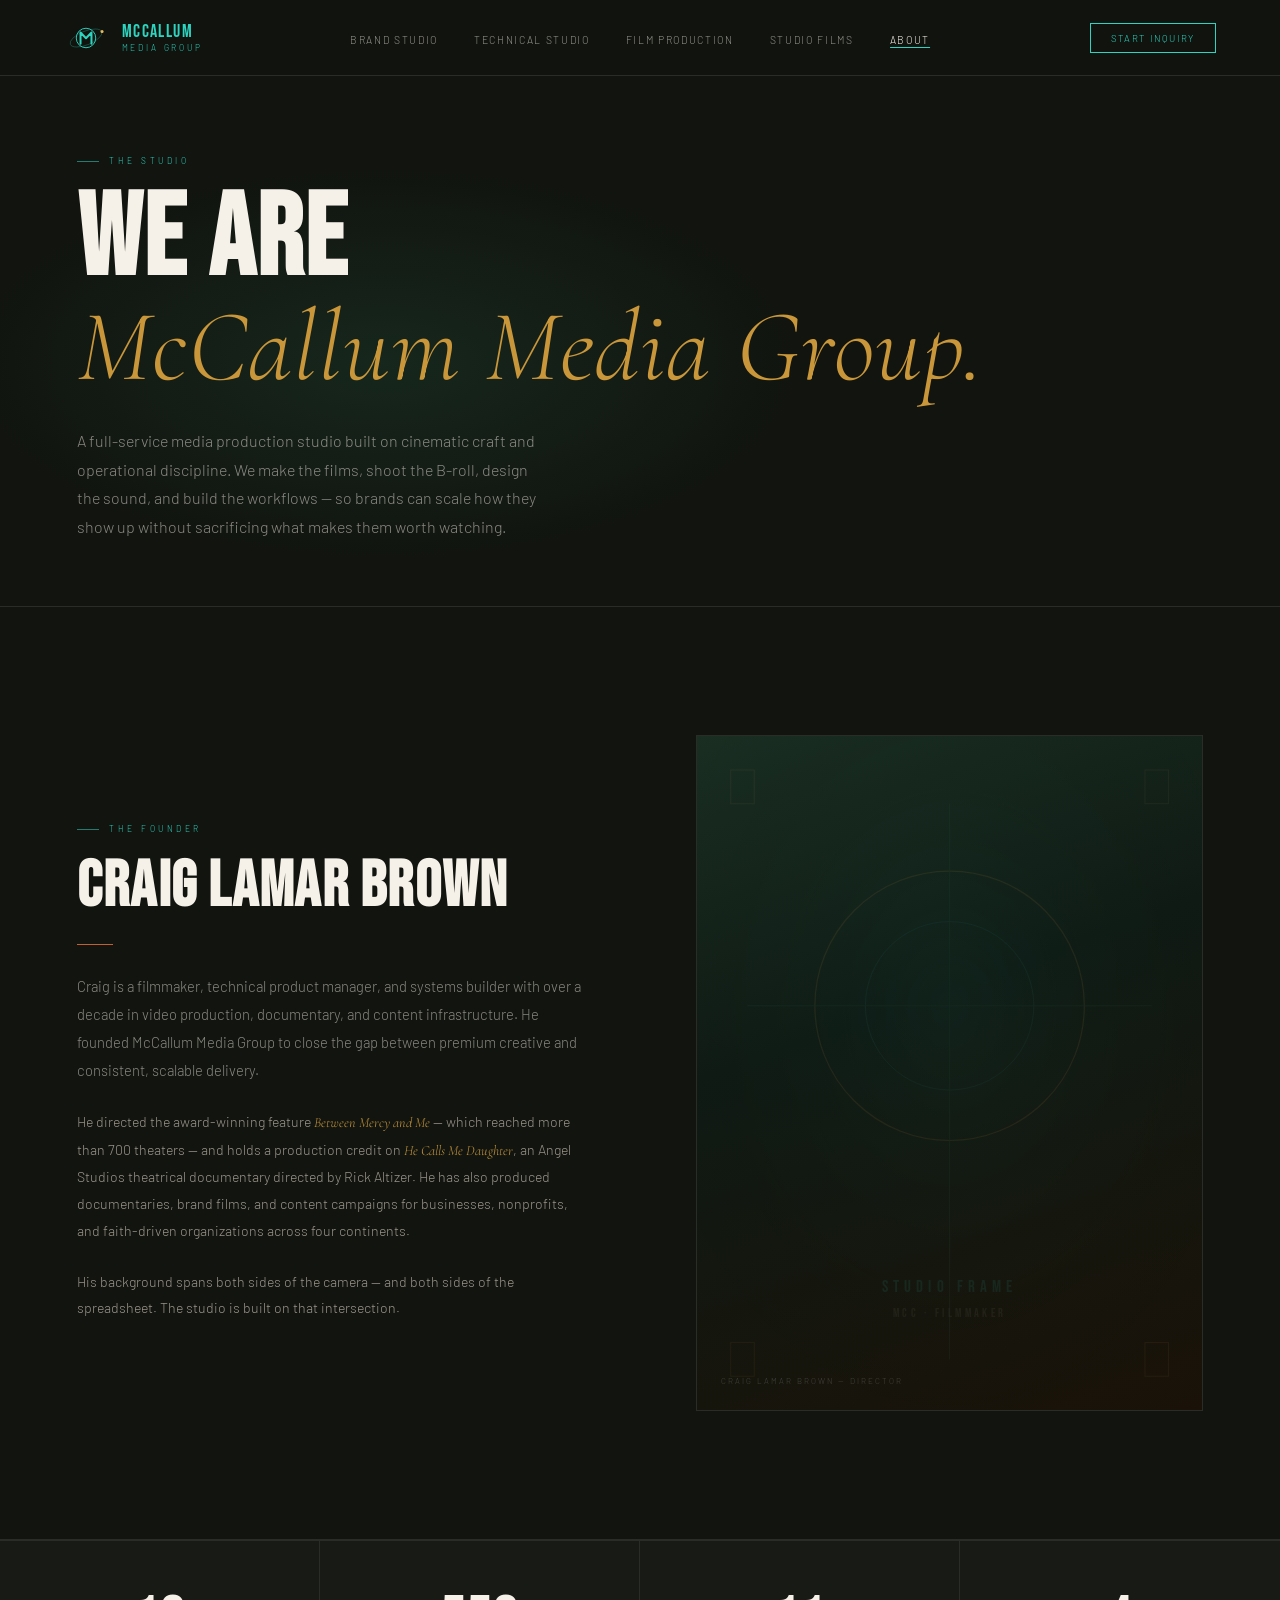
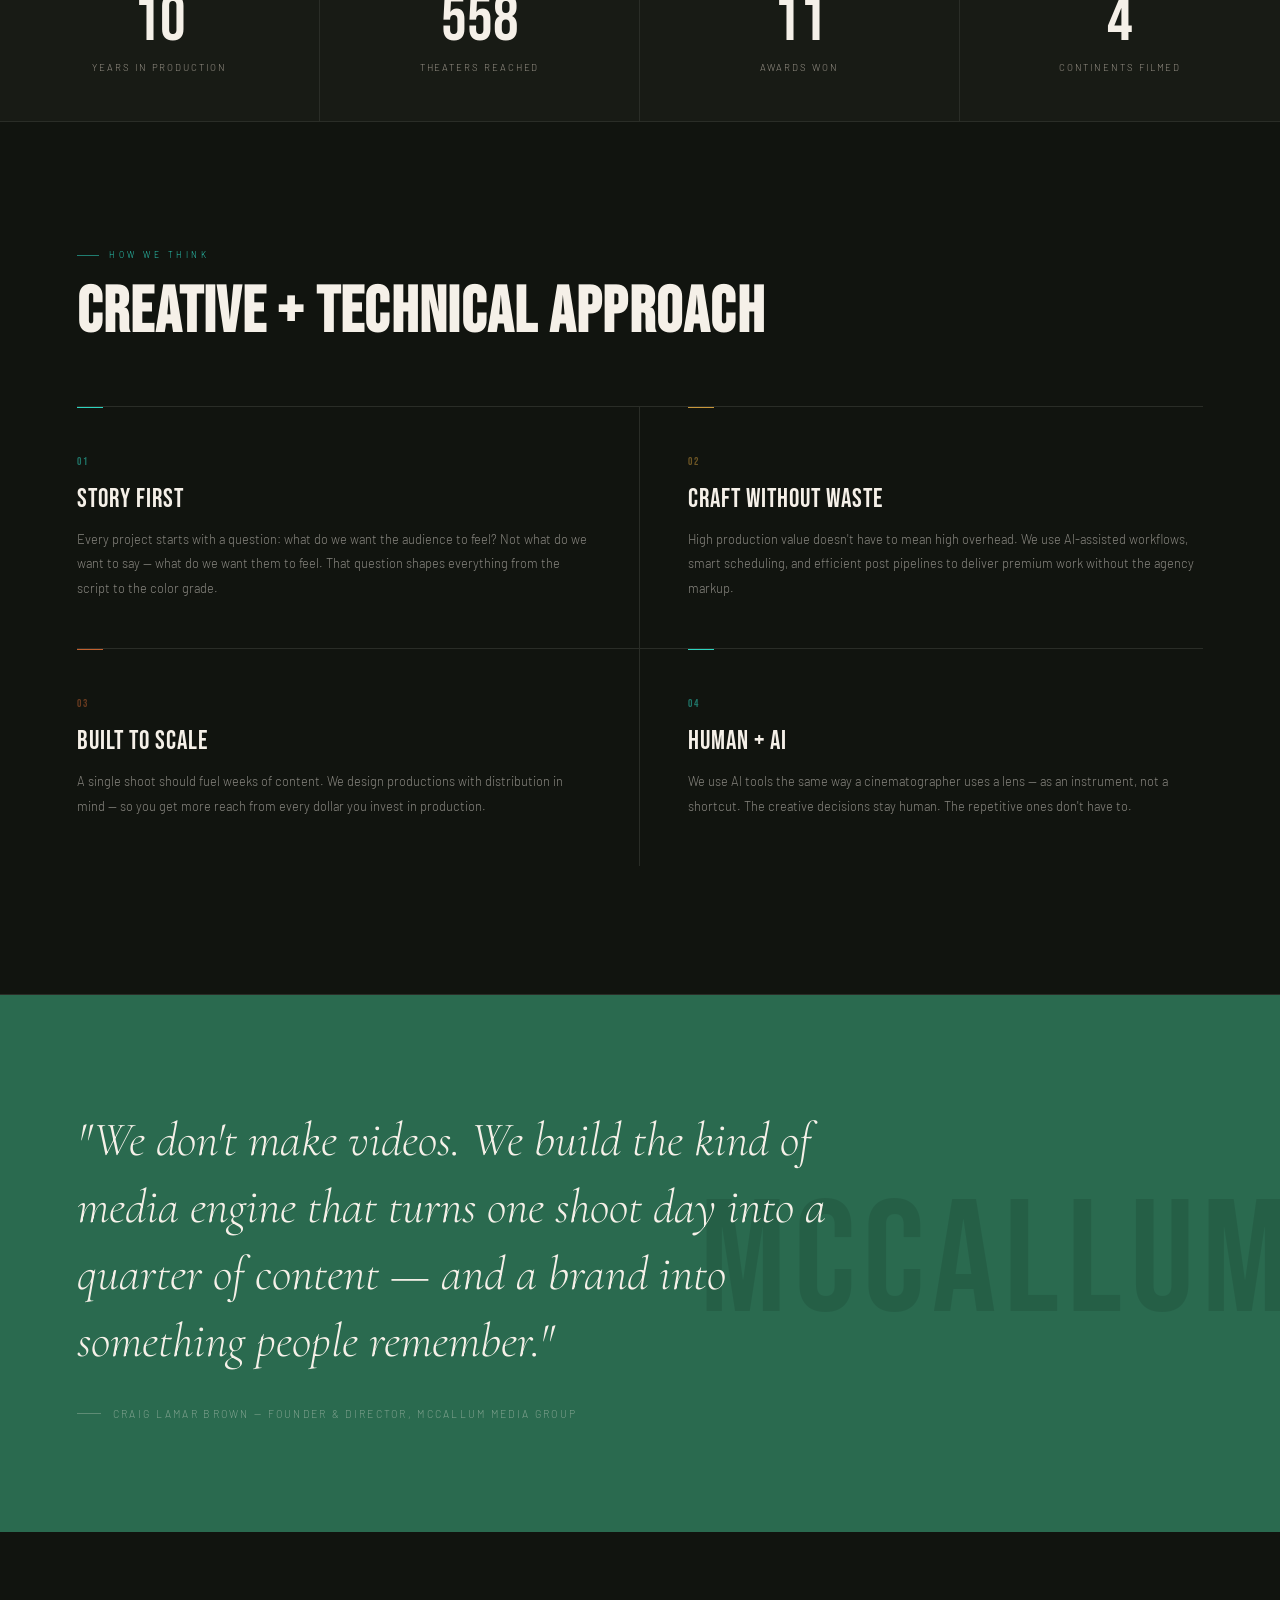
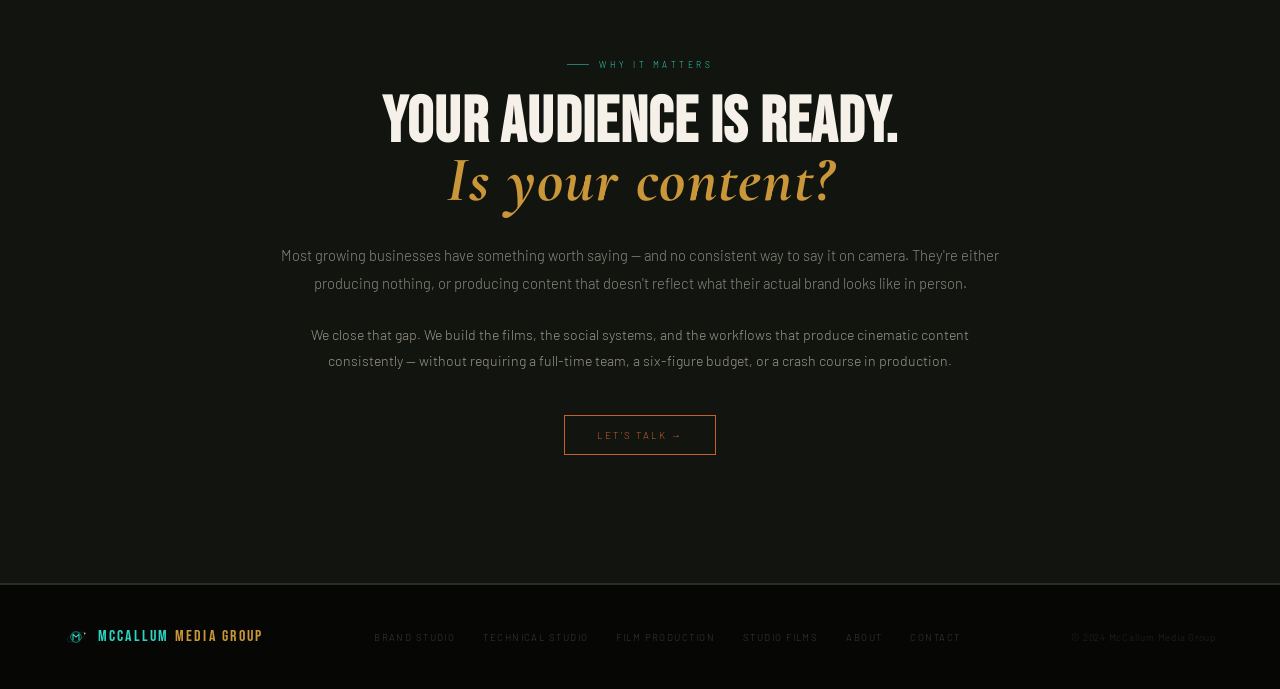
<file: about.html>
<!DOCTYPE html>
<html lang="en">
<head>
<meta charset="UTF-8"/><meta name="viewport" content="width=device-width,initial-scale=1.0"/>
<title>About — McCallum Media Group</title>
<link rel="stylesheet" href="/css/global.css"/>
<style>
/* ── TWO COL INTRO ── */
.intro-grid { display: grid; grid-template-columns: 1fr 1fr; gap: 7rem; align-items: center; }
.intro-img-frame {
  aspect-ratio: 3/4; background: linear-gradient(160deg,#1A2E22 0%,#0F1A14 40%,#1A1208 100%);
  position: relative; overflow: hidden; border: 1px solid var(--border);
  display: flex; align-items: center; justify-content: center;
}
.frame-art { position: absolute; inset: 0; opacity: .18; display: flex; align-items: center; justify-content: center; }

/* ── VALUES / APPROACH ── */
.approach-grid { display: grid; grid-template-columns: repeat(2,1fr); gap: 0; border-top: 1px solid var(--border); }
.approach-block { padding: 3rem 3rem 3rem 0; border-right: 1px solid var(--border); position: relative; }
.approach-block:nth-child(even) { padding-left: 3rem; padding-right: 0; border-right: none; }
.approach-block::before { content:''; position:absolute; top:0; left:0; width:26px; height:1px; background:var(--accent,var(--teal)); }
.approach-block:nth-child(even)::before { left:3rem; }
.approach-num { font-family:var(--disp); font-size:.68rem; letter-spacing:.22em; color:var(--accent,var(--teal)); opacity:.5; margin-bottom:1.2rem; display:block; }
.approach-title { font-family:var(--disp); font-size:1.6rem; letter-spacing:.04em; line-height:1; color:var(--fg); margin-bottom:.9rem; }
.approach-desc { font-size:.8rem; color:var(--dim); line-height:1.9; }

/* ── QUOTE ── */
.quote-section {
  padding: 7rem 6%;
  background: var(--green);
  position: relative; overflow: hidden;
}
.quote-section::before {
  content:'McCaLLUM'; position:absolute; right:-1rem; top:50%; transform:translateY(-50%);
  font-family:var(--disp); font-size:10rem; color:rgba(0,0,0,.1);
  letter-spacing:.05em; pointer-events:none; white-space:nowrap; line-height:1;
}
blockquote {
  font-family:var(--serif); font-size:clamp(1.8rem,4vw,3rem);
  font-weight:300; font-style:italic; line-height:1.4;
  color:var(--fg); max-width:780px; position:relative; z-index:1;
  margin-bottom:2rem;
}
cite { font-size:.65rem; letter-spacing:.22em; text-transform:uppercase; color:rgba(245,240,232,.42); display:flex; align-items:center; gap:.75rem; position:relative; z-index:1; font-style:normal; }
cite::before { content:''; display:block; width:24px; height:1px; background:rgba(245,240,232,.25); }

/* ── STATS ── */
.stats-grid { display: grid; grid-template-columns: repeat(4,1fr); gap: 0; border-top: 1px solid var(--border); }
.stat-block { padding: 3rem 2.5rem; border-right: 1px solid var(--border); text-align: center; }
.stat-block:last-child { border-right: none; }
.stat-num { font-family:var(--disp); font-size:clamp(2.5rem,5vw,4rem); color:var(--fg); line-height:1; margin-bottom:.5rem; }
.stat-label { font-size:.6rem; letter-spacing:.2em; text-transform:uppercase; color:var(--muted); }

@media(max-width:760px){
  .intro-grid { grid-template-columns:1fr; gap:3rem; }
  .approach-grid { grid-template-columns:1fr; }
  .approach-block { border-right:none; border-top:1px solid var(--border); padding:2.5rem 0; }
  .approach-block:nth-child(even) { padding-left:0; }
  .approach-block::before, .approach-block:nth-child(even)::before { left:0; }
  .stats-grid { grid-template-columns:repeat(2,1fr); }
  .stat-block:nth-child(2) { border-right:none; }
  .stat-block:nth-child(3) { border-right:1px solid var(--border); }
  .quote-section { padding:5rem 6%; }
}
</style>
  <link rel="icon" type="image/png" sizes="32x32" href="/favicon-32x32.png">
  <link rel="icon" type="image/png" sizes="16x16" href="/favicon-16x16.png">
  <link rel="icon" type="image/png" sizes="48x48" href="/favicon-48x48.png">
  <link rel="apple-touch-icon" sizes="180x180" href="/favicon-180x180.png">
  <link rel="manifest" href="/site.webmanifest">
  <meta name="theme-color" content="#11140F">
  <meta name="msapplication-TileColor" content="#11140F">
  <meta name="msapplication-TileImage" content="/app-tile-512.png">
</head>
<body>

<nav class="nav">
  <a href="/index.html" class="nav-logo"><svg class="nav-logo-mark" width="30" height="30" viewBox="-185 -120 370 240" aria-hidden="true"><ellipse cx="0" cy="0" rx="142" ry="58" fill="none" stroke="#2DD4BF" stroke-width="4" opacity="0.55" transform="rotate(-22)"/><circle cx="0" cy="0" r="82" fill="none" stroke="#2DD4BF" stroke-width="8"/><path d="M-46 48 L-46 -46 L0 2 L46 -46 L46 48" fill="none" stroke="#2DD4BF" stroke-width="17" stroke-linejoin="round" stroke-linecap="round"/><circle cx="135" cy="-55" r="13" fill="#E9B85A"/></svg><span class="nav-logo-word"><span class="nav-logo-name">McCallum</span><span class="nav-logo-sub">Media Group</span></span></a>
  <ul class="nav-links">
    <li><a href="/brand-studio.html">Brand Studio</a></li>
    <li><a href="/technical-studio.html">Technical Studio</a></li>
    <li><a href="/film-production.html">Film Production</a></li>
    <li><a href="/productions.html">Studio Films</a></li>
    <li><a href="/about.html" class="active">About</a></li>
  </ul>
  <div class="nav-right">
    <a href="/contact.html" class="nav-cta">Start Inquiry</a>
    <button class="hamburger" id="hamburger" onclick="toggleMenu()"><span></span><span></span><span></span></button>
  </div>
</nav>
<div class="mobile-menu" id="mobileMenu">
  <a href="/brand-studio.html"     onclick="closeMenu()">Brand Studio</a>
  <a href="/technical-studio.html" onclick="closeMenu()">Technical Studio</a>
  <a href="/film-production.html"  onclick="closeMenu()">Film Production</a>
  <a href="/productions.html"      onclick="closeMenu()">Studio Films</a>
  <a href="/about.html"            onclick="closeMenu()">About</a>
  <a href="/contact.html"          onclick="closeMenu()">Contact</a>
  <div class="mobile-cta-wrap"><a href="/contact.html" class="btn btn-teal" onclick="closeMenu()">Start Inquiry</a></div>
</div>

<!-- HERO -->
<div class="page-hero" style="min-height:48vh">
  <div style="position:absolute;inset:0;background:radial-gradient(ellipse 50% 50% at 30% 60%,rgba(42,106,79,.22) 0%,transparent 65%);pointer-events:none"></div>
  <div class="page-hero-inner">
    <div class="eyebrow reveal">The Studio</div>
    <h1 class="hero-hl reveal">We are<br><em>McCallum Media Group.</em></h1>
    <p class="hero-sub reveal">A full-service media production studio built on cinematic craft and operational discipline. We make the films, shoot the B-roll, design the sound, and build the workflows &mdash; so brands can scale how they show up without sacrificing what makes them worth watching.</p>
  </div>
</div>

<!-- INTRO: Craig -->
<section class="section border-b">
  <div class="intro-grid">
    <div class="reveal">
      <div class="eyebrow">The Founder</div>
      <h2 class="disp" style="font-size:clamp(2.5rem,5vw,4rem);margin-bottom:1.75rem">Craig Lamar Brown</h2>
      <div class="rule"></div>
      <p style="font-size:.92rem;color:var(--dim);line-height:1.9;margin-bottom:1.5rem">Craig is a filmmaker, technical product manager, and systems builder with over a decade in video production, documentary, and content infrastructure. He founded McCallum Media Group to close the gap between premium creative and consistent, scalable delivery.</p>
      <p style="font-size:.88rem;color:var(--muted);line-height:1.9;margin-bottom:1.5rem">He directed the award-winning feature <em style="color:var(--gold);font-style:italic;font-family:var(--serif)">Between Mercy and Me</em> &mdash; which reached more than 700 theaters &mdash; and holds a production credit on <em style="color:var(--gold);font-style:italic;font-family:var(--serif)">He Calls Me Daughter</em>, an Angel Studios theatrical documentary directed by Rick Altizer. He has also produced documentaries, brand films, and content campaigns for businesses, nonprofits, and faith-driven organizations across four continents.</p>
      <p style="font-size:.88rem;color:var(--muted);line-height:1.9">His background spans both sides of the camera &mdash; and both sides of the spreadsheet. The studio is built on that intersection.</p>
    </div>
    <div class="reveal rd2">
      <div class="intro-img-frame">
        <div class="frame-art">
          <svg viewBox="0 0 300 400" xmlns="http://www.w3.org/2000/svg" width="100%" height="100%">
            <defs><radialGradient id="rg" cx="50%" cy="40%" r="65%"><stop offset="0%" stop-color="#2DD4BF" stop-opacity=".25"/><stop offset="100%" stop-color="#11140F" stop-opacity="0"/></radialGradient></defs>
            <rect width="300" height="400" fill="url(#rg)"/>
            <circle cx="150" cy="160" r="80" fill="none" stroke="#C9973A" stroke-width=".7" opacity=".6"/>
            <circle cx="150" cy="160" r="50" fill="none" stroke="#2DD4BF" stroke-width=".5" opacity=".4"/>
            <line x1="30" y1="160" x2="270" y2="160" stroke="#2A6A4F" stroke-width=".5" opacity=".9"/>
            <line x1="150" y1="40" x2="150" y2="370" stroke="#2A6A4F" stroke-width=".5" opacity=".9"/>
            <text x="150" y="330" text-anchor="middle" font-family="Bebas Neue" font-size="10" fill="#2DD4BF" opacity=".5" letter-spacing="3">STUDIO FRAME</text>
            <text x="150" y="345" text-anchor="middle" font-family="Bebas Neue" font-size="7" fill="#9A9489" opacity=".5" letter-spacing="2">MCC &middot; FILMMAKER</text>
            <rect x="20" y="20" width="14" height="20" fill="none" stroke="#C9973A" stroke-width=".6" opacity=".4"/>
            <rect x="266" y="20" width="14" height="20" fill="none" stroke="#C9973A" stroke-width=".6" opacity=".4"/>
            <rect x="20" y="360" width="14" height="20" fill="none" stroke="#C9973A" stroke-width=".6" opacity=".4"/>
            <rect x="266" y="360" width="14" height="20" fill="none" stroke="#C9973A" stroke-width=".6" opacity=".4"/>
          </svg>
        </div>
        <div style="position:absolute;bottom:1.5rem;left:1.5rem;font-size:.5rem;letter-spacing:.25em;text-transform:uppercase;color:rgba(255,255,255,.2)">Craig Lamar Brown &mdash; Director</div>
      </div>
    </div>
  </div>
</section>

<!-- STATS -->
<section class="border-b" style="background:var(--bg2)">
  <div class="stats-grid">
    <div class="stat-block reveal">
      <div class="stat-num" data-target="12">0</div>
      <div class="stat-label">Years in Production</div>
    </div>
    <div class="stat-block reveal rd1">
      <div class="stat-num" data-target="700">0</div>
      <div class="stat-label">Theaters Reached</div>
    </div>
    <div class="stat-block reveal rd2">
      <div class="stat-num" data-target="14">0</div>
      <div class="stat-label">Awards Won</div>
    </div>
    <div class="stat-block reveal rd3">
      <div class="stat-num">4</div>
      <div class="stat-label">Continents Filmed</div>
    </div>
  </div>
</section>

<!-- APPROACH -->
<section class="section border-b">
  <div class="eyebrow reveal">How We Think</div>
  <h2 class="disp reveal" style="font-size:clamp(2.2rem,5vw,4rem);margin-bottom:4rem">Creative + Technical Approach</h2>
  <div class="approach-grid">
    <div class="approach-block reveal" style="--accent:var(--teal)">
      <span class="approach-num">01</span>
      <div class="approach-title">Story First</div>
      <p class="approach-desc">Every project starts with a question: what do we want the audience to feel? Not what do we want to say — what do we want them to feel. That question shapes everything from the script to the color grade.</p>
    </div>
    <div class="approach-block reveal rd1" style="--accent:var(--gold)">
      <span class="approach-num">02</span>
      <div class="approach-title">Craft Without Waste</div>
      <p class="approach-desc">High production value doesn't have to mean high overhead. We use AI-assisted workflows, smart scheduling, and efficient post pipelines to deliver premium work without the agency markup.</p>
    </div>
    <div class="approach-block reveal rd2" style="--accent:var(--orange);margin-top:0;border-top:1px solid var(--border);padding-top:3rem">
      <span class="approach-num">03</span>
      <div class="approach-title">Built to Scale</div>
      <p class="approach-desc">A single shoot should fuel weeks of content. We design productions with distribution in mind — so you get more reach from every dollar you invest in production.</p>
    </div>
    <div class="approach-block reveal rd3" style="--accent:var(--teal);border-top:1px solid var(--border);padding-top:3rem;padding-left:3rem;border-right:none">
      <span class="approach-num">04</span>
      <div class="approach-title">Human + AI</div>
      <p class="approach-desc">We use AI tools the same way a cinematographer uses a lens — as an instrument, not a shortcut. The creative decisions stay human. The repetitive ones don't have to.</p>
    </div>
  </div>
</section>

<!-- QUOTE -->
<div class="quote-section">
  <blockquote class="reveal">"We don't make videos. We build the kind of media engine that turns one shoot day into a quarter of content &mdash; and a brand into something people remember."</blockquote>
  <cite class="reveal">Craig Lamar Brown &mdash; Founder &amp; Director, McCallum Media Group</cite>
</div>

<!-- WHY IT MATTERS -->
<section class="section border-b">
  <div style="max-width:720px;margin:0 auto;text-align:center">
    <div class="eyebrow reveal" style="justify-content:center">Why It Matters</div>
    <h2 class="disp reveal" style="font-size:clamp(2.2rem,5vw,4rem);margin:.75rem 0 2rem">Your audience is ready.<br><span style="font-family:var(--serif);font-style:italic;color:var(--gold)">Is your content?</span></h2>
    <p class="reveal" style="font-size:.92rem;color:var(--dim);line-height:1.9;margin-bottom:1.5rem">Most growing businesses have something worth saying &mdash; and no consistent way to say it on camera. They're either producing nothing, or producing content that doesn't reflect what their actual brand looks like in person.</p>
    <p class="reveal" style="font-size:.88rem;color:var(--muted);line-height:1.9;margin-bottom:2.5rem">We close that gap. We build the films, the social systems, and the workflows that produce cinematic content consistently &mdash; without requiring a full-time team, a six-figure budget, or a crash course in production.</p>
    <a href="/contact.html" class="btn btn-orange reveal" style="margin:0 auto">Let's Talk &rarr;</a>
  </div>
</section>

<footer>
  <div class="footer-logo"><svg class="footer-logo-mark" width="24" height="24" viewBox="-185 -120 370 240" aria-hidden="true"><ellipse cx="0" cy="0" rx="142" ry="58" fill="none" stroke="#2DD4BF" stroke-width="4" opacity="0.55" transform="rotate(-22)"/><circle cx="0" cy="0" r="82" fill="none" stroke="#2DD4BF" stroke-width="8"/><path d="M-46 48 L-46 -46 L0 2 L46 -46 L46 48" fill="none" stroke="#2DD4BF" stroke-width="17" stroke-linejoin="round" stroke-linecap="round"/><circle cx="135" cy="-55" r="13" fill="#E9B85A"/></svg><span class="footer-logo-txt">McCallum <em>Media Group</em></span></div>
  <div class="footer-links">
    <a href="/brand-studio.html">Brand Studio</a>
    <a href="/technical-studio.html">Technical Studio</a>
    <a href="/film-production.html">Film Production</a>
    <a href="/productions.html">Studio Films</a>
    <a href="/about.html">About</a>
    <a href="/contact.html">Contact</a>
  </div>
  <div class="footer-copy">© 2024 McCallum Media Group</div>
</footer>

<script>
let menuOpen=false;
function toggleMenu(){menuOpen=!menuOpen;document.getElementById('hamburger').classList.toggle('open',menuOpen);document.getElementById('mobileMenu').classList.toggle('open',menuOpen);}
function closeMenu(){menuOpen=false;document.getElementById('hamburger').classList.remove('open');document.getElementById('mobileMenu').classList.remove('open');}

// Scroll reveal
const io=new IntersectionObserver(e=>e.forEach(x=>{if(x.isIntersecting){x.target.classList.add('on');io.unobserve(x.target);}}),{threshold:.1});
document.querySelectorAll('.reveal').forEach(el=>io.observe(el));

// Counter animation
function animateCounter(el) {
  const target = parseInt(el.dataset.target);
  const suffix = el.dataset.target.includes('+') ? '+' : '';
  let val = 0; const dur = 1800; const start = Date.now();
  const tick = () => {
    const p = Math.min((Date.now()-start)/dur,1);
    const ease = 1-Math.pow(1-p,3);
    val = Math.round(ease*target);
    el.textContent = val + (p===1 ? '+' : '');
    if(p<1) requestAnimationFrame(tick);
  };
  tick();
}
const cio = new IntersectionObserver(e=>e.forEach(x=>{
  if(x.isIntersecting){
    const el = x.target.querySelector('[data-target]');
    if(el) animateCounter(el);
    cio.unobserve(x.target);
  }
}),{threshold:.3});
document.querySelectorAll('.stat-block').forEach(el=>cio.observe(el));
</script>
</body>
</html>
</file>
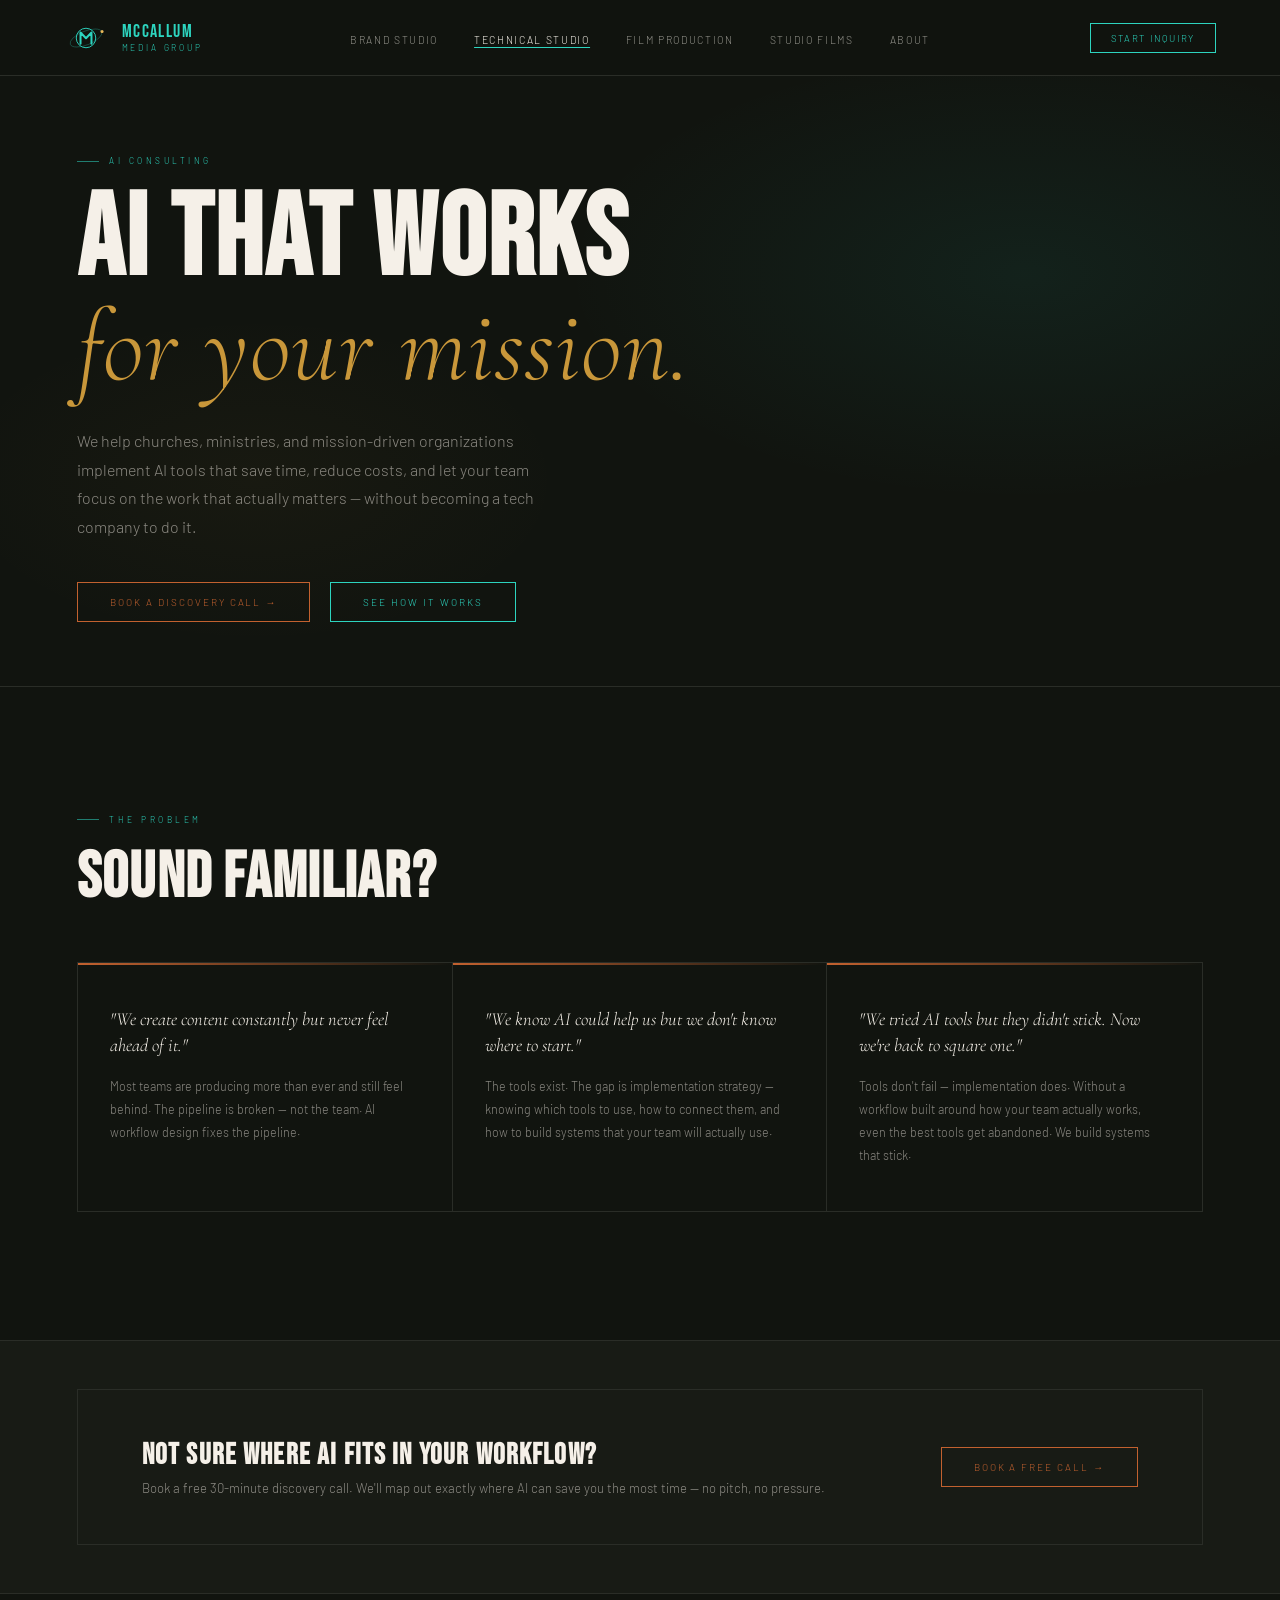
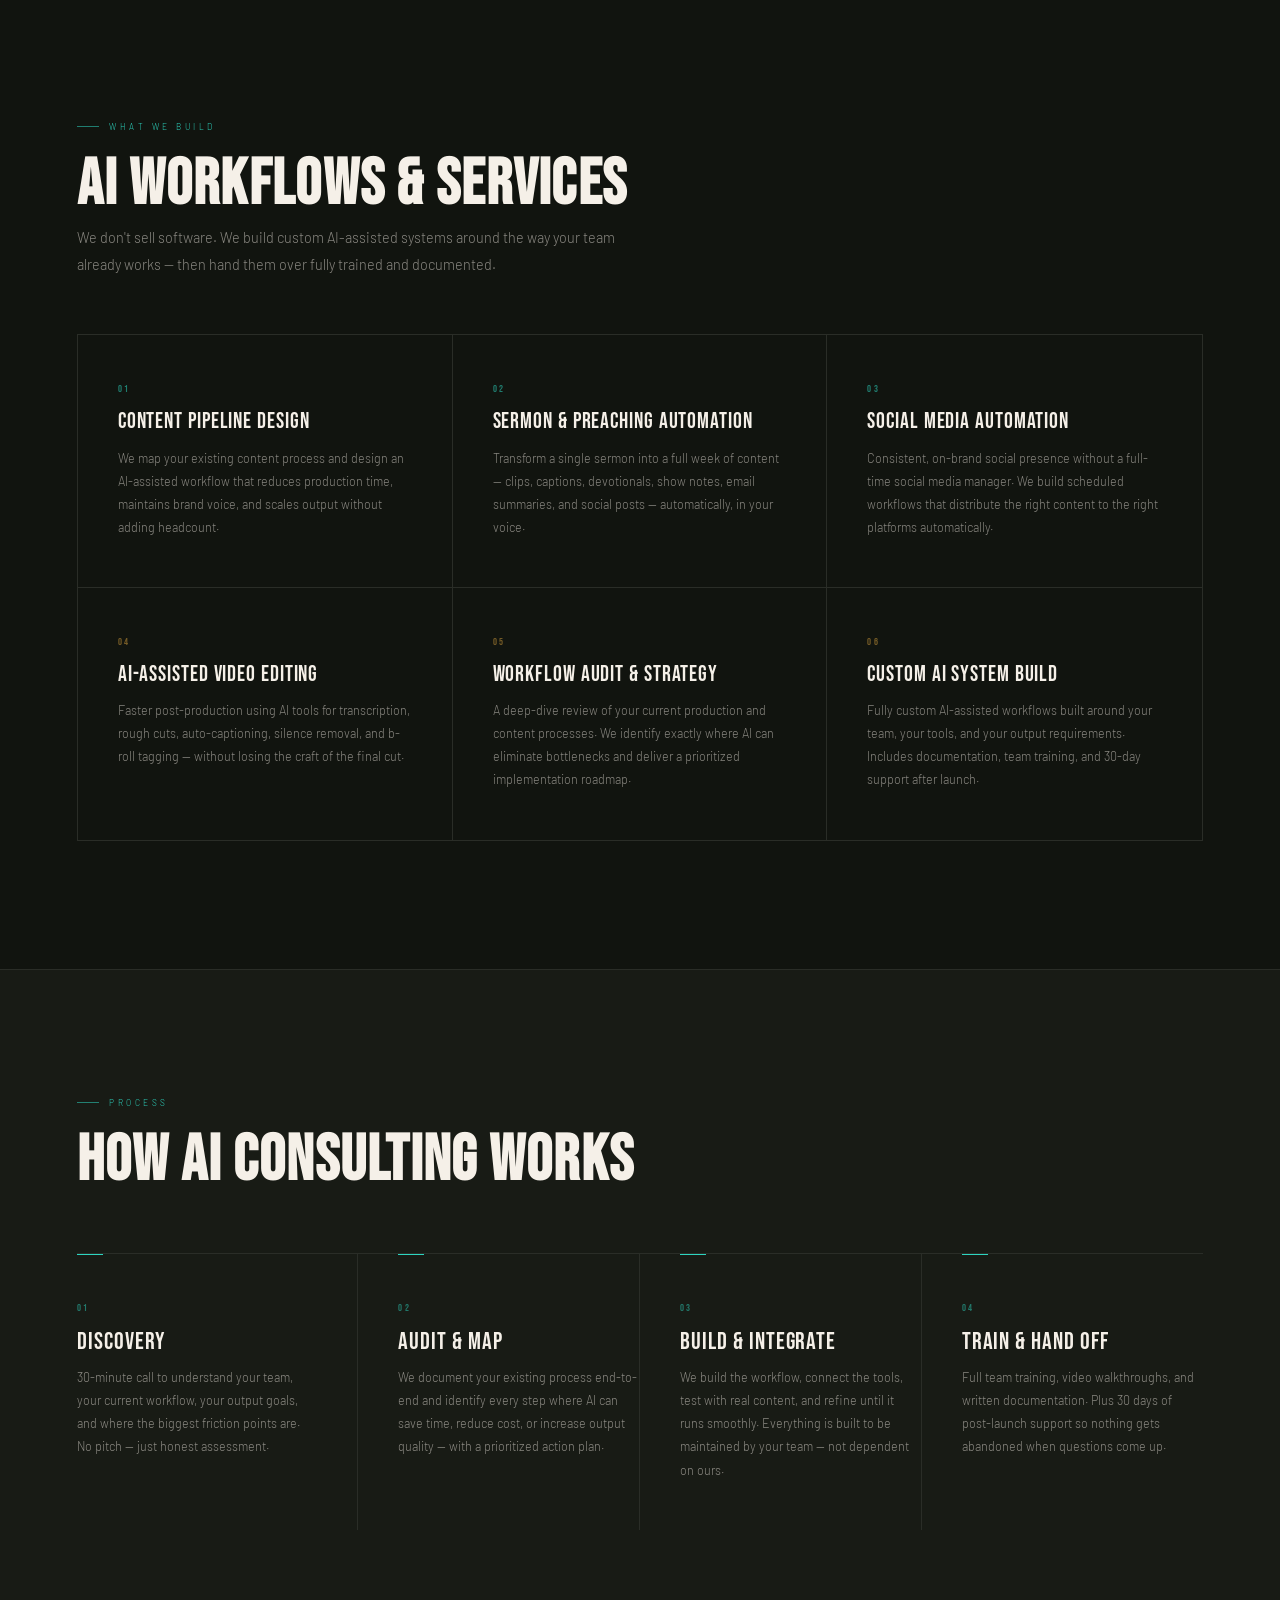
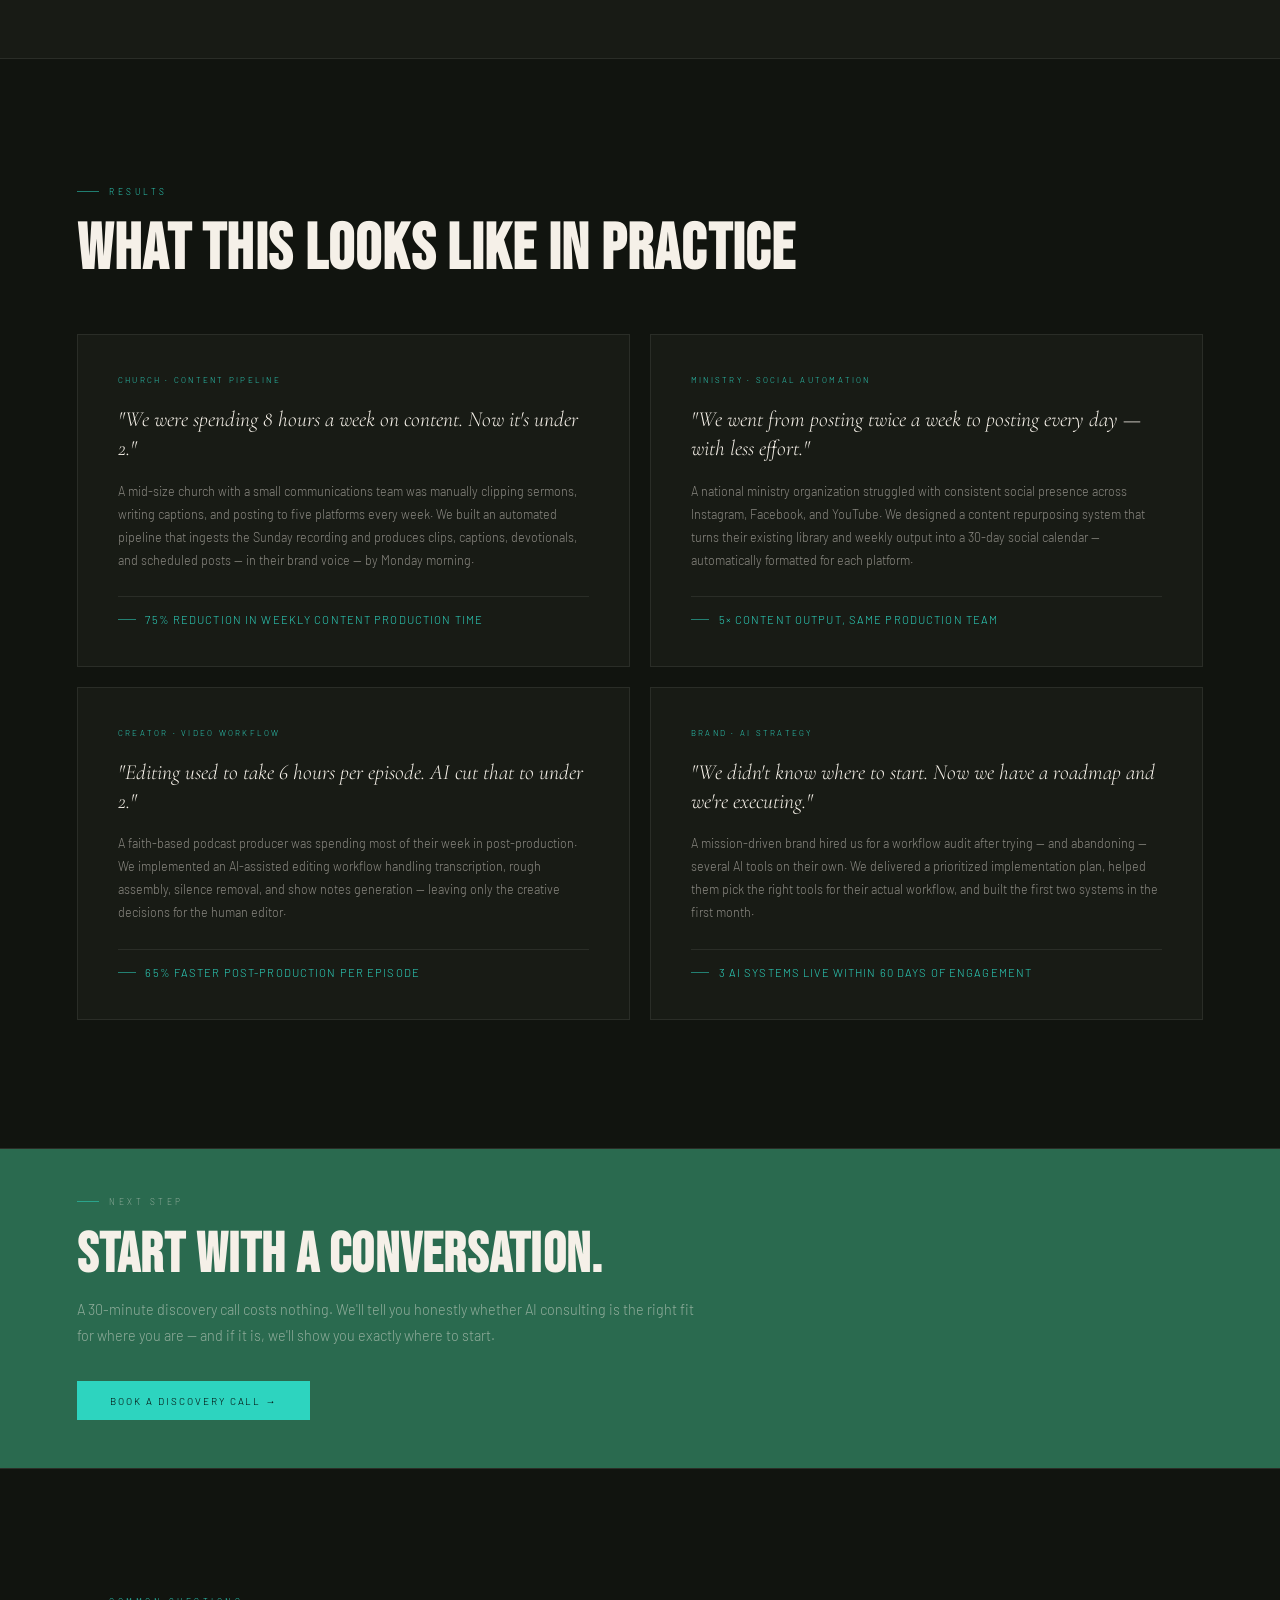
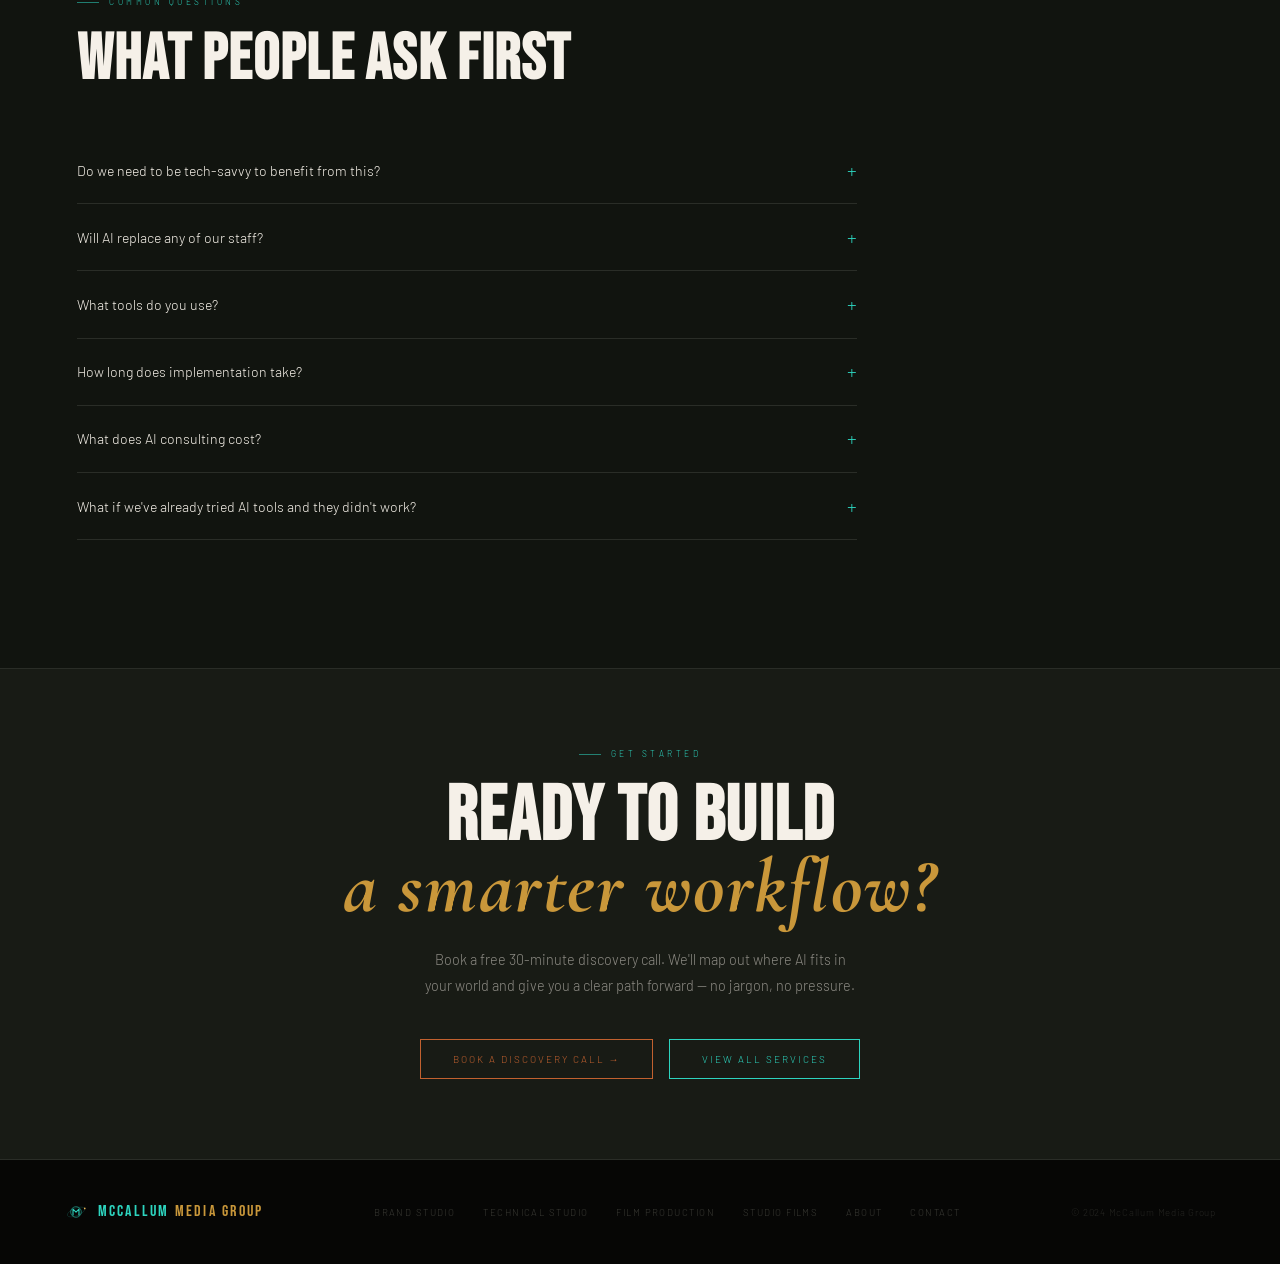
<file: ai-consulting.html>
<!DOCTYPE html>
<html lang="en">
<head>
<meta charset="UTF-8"/><meta name="viewport" content="width=device-width,initial-scale=1.0"/>
<title>AI Consulting — McCallum Media Group</title>
<meta name="description" content="Practical AI implementation for churches, ministries, and mission-driven brands. Workflow automation, content pipelines, and custom AI systems that actually work."/>
<link rel="stylesheet" href="/css/global.css"/>
<style>

/* ── PROBLEM SECTION ── */
.problem-grid {
  display: grid;
  grid-template-columns: repeat(3,1fr);
  gap: 0;
  border: 1px solid var(--border);
}
.problem-card {
  padding: 2.75rem 2rem;
  border-right: 1px solid var(--border);
  position: relative;
}
.problem-card:last-child { border-right: none; }
.problem-card::before {
  content: '';
  position: absolute; top: 0; left: 0;
  width: 100%; height: 2px;
  background: linear-gradient(to right, var(--orange), transparent);
}
.problem-q {
  font-family: var(--serif);
  font-size: 1.15rem; font-style: italic; font-weight: 300;
  color: var(--fg); line-height: 1.4; margin-bottom: 1rem;
}
.problem-a { font-size: .78rem; color: var(--dim); line-height: 1.85; }

/* ── SERVICES GRID ── */
.ai-grid {
  display: grid;
  grid-template-columns: repeat(3,1fr);
  gap: 0;
  border: 1px solid var(--border);
}
.ai-card {
  padding: 3rem 2.5rem;
  border-right: 1px solid var(--border);
  border-bottom: 1px solid var(--border);
  position: relative; overflow: hidden;
  transition: background .4s;
}
.ai-card:hover { background: var(--bg3); }
.ai-card::after {
  content: '';
  position: absolute; bottom: 0; left: 0; right: 0; height: 2px;
  background: var(--accent, var(--teal));
  transform: scaleX(0); transform-origin: left;
  transition: transform .5s cubic-bezier(.16,1,.3,1);
}
.ai-card:hover::after { transform: scaleX(1); }
.ai-card:nth-child(3n) { border-right: none; }
.ai-card:nth-last-child(-n+3) { border-bottom: none; }
.ai-card-num {
  font-family: var(--disp); font-size: .65rem;
  letter-spacing: .22em; color: var(--accent, var(--teal));
  opacity: .55; margin-bottom: 1rem; display: block;
}
.ai-card-title {
  font-family: var(--disp); font-size: 1.4rem;
  letter-spacing: .04em; line-height: 1; color: var(--fg);
  margin-bottom: .8rem;
}
.ai-card-desc { font-size: .78rem; color: var(--dim); line-height: 1.85; }

/* ── PROCESS ── */
.ai-process {
  display: grid;
  grid-template-columns: repeat(4,1fr);
  gap: 0;
  border-top: 1px solid var(--border);
}
.ai-step {
  padding: 3rem 2.5rem 3rem 0;
  border-right: 1px solid var(--border);
  position: relative;
}
.ai-step:last-child { border-right: none; }
.ai-step:not(:first-child) { padding-left: 2.5rem; padding-right: 0; }
.ai-step::before {
  content: '';
  position: absolute; top: 0; left: 0;
  width: 26px; height: 1px; background: var(--teal);
}
.ai-step:not(:first-child)::before { left: 2.5rem; }
.ai-step-num {
  font-family: var(--disp); font-size: .65rem;
  letter-spacing: .22em; color: var(--teal); opacity: .5;
  margin-bottom: 1rem; display: block;
}
.ai-step-name {
  font-family: var(--disp); font-size: 1.5rem;
  letter-spacing: .04em; line-height: 1;
  color: var(--fg); margin-bottom: .75rem;
}
.ai-step-desc { font-size: .78rem; color: var(--dim); line-height: 1.85; }

/* ── CASE STUDIES ── */
.cases-grid {
  display: grid;
  grid-template-columns: 1fr 1fr;
  gap: 1.25rem;
}
.case-card {
  background: var(--bg2);
  border: 1px solid var(--border);
  padding: 2.5rem;
  position: relative; overflow: hidden;
  transition: border-color .4s;
}
.case-card:hover { border-color: rgba(45,212,191,.25); }
.case-tag {
  font-size: .5rem; letter-spacing: .28em; text-transform: uppercase;
  color: var(--teal); margin-bottom: 1.25rem; display: block;
}
.case-headline {
  font-family: var(--serif); font-size: 1.35rem;
  font-style: italic; font-weight: 300;
  color: var(--fg); line-height: 1.35; margin-bottom: 1rem;
}
.case-body { font-size: .78rem; color: var(--dim); line-height: 1.85; margin-bottom: 1.5rem; }
.case-result {
  font-size: .7rem; letter-spacing: .1em; text-transform: uppercase;
  color: var(--teal); border-top: 1px solid var(--border);
  padding-top: 1rem; display: flex; align-items: center; gap: .6rem;
}
.case-result::before {
  content: ''; display: block; width: 18px; height: 1px;
  background: var(--teal); opacity: .55;
}

/* ── FAQ ── */
.faq-item { border-bottom: 1px solid var(--border); }
.faq-q {
  display: flex; justify-content: space-between; align-items: center;
  padding: 1.35rem 0; cursor: pointer;
  font-size: .88rem; color: var(--fg); font-weight: 300;
  transition: color .3s; user-select: none;
}
.faq-q:hover { color: var(--teal); }
.faq-icon { font-size: 1.2rem; color: var(--teal); transition: transform .3s; flex-shrink: 0; }
.faq-item.open .faq-icon { transform: rotate(45deg); }
.faq-a { font-size: .8rem; color: var(--dim); line-height: 1.85; padding: 0 0 1.25rem; display: none; max-width: 680px; }
.faq-item.open .faq-a { display: block; }

/* ── DISCOVERY CTA BAR ── */
.discovery-bar {
  display: grid;
  grid-template-columns: 1fr auto;
  gap: 3rem;
  align-items: center;
  padding: 3rem 4rem;
  background: var(--bg2);
  border: 1px solid var(--border);
}
.discovery-bar-text h3 {
  font-family: var(--disp); font-size: 1.8rem;
  letter-spacing: .04em; color: var(--fg); margin-bottom: .4rem;
}
.discovery-bar-text p { font-size: .82rem; color: var(--dim); }

/* ── RESPONSIVE ── */
@media(max-width:800px){
  .problem-grid { grid-template-columns: 1fr; }
  .problem-card { border-right: none; border-bottom: 1px solid var(--border); }
  .ai-grid { grid-template-columns: 1fr; }
  .ai-card { border-right: none; }
  .ai-card:nth-last-child(-n+3) { border-bottom: 1px solid var(--border); }
  .ai-card:last-child { border-bottom: none; }
  .ai-process { grid-template-columns: 1fr; }
  .ai-step { border-right: none; border-top: 1px solid var(--border); padding: 2.5rem 0; }
  .ai-step:not(:first-child) { padding-left: 0; }
  .ai-step::before, .ai-step:not(:first-child)::before { left: 0; }
  .cases-grid { grid-template-columns: 1fr; }
  .discovery-bar { grid-template-columns: 1fr; gap: 1.5rem; padding: 2rem; }
}
</style>
  <link rel="icon" type="image/png" sizes="32x32" href="/favicon-32x32.png">
  <link rel="icon" type="image/png" sizes="16x16" href="/favicon-16x16.png">
  <link rel="icon" type="image/png" sizes="48x48" href="/favicon-48x48.png">
  <link rel="apple-touch-icon" sizes="180x180" href="/favicon-180x180.png">
  <link rel="manifest" href="/site.webmanifest">
  <meta name="theme-color" content="#11140F">
  <meta name="msapplication-TileColor" content="#11140F">
  <meta name="msapplication-TileImage" content="/app-tile-512.png">
</head>
<body data-page="services">

<nav class="nav" id="mainNav">
  <a href="/index.html" class="nav-logo" aria-label="McCallum Media Group — home"><svg class="nav-logo-mark" width="30" height="30" viewBox="-185 -120 370 240" aria-hidden="true"><ellipse cx="0" cy="0" rx="142" ry="58" fill="none" stroke="#2DD4BF" stroke-width="4" opacity="0.55" transform="rotate(-22)"/><circle cx="0" cy="0" r="82" fill="none" stroke="#2DD4BF" stroke-width="8"/><path d="M-46 48 L-46 -46 L0 2 L46 -46 L46 48" fill="none" stroke="#2DD4BF" stroke-width="17" stroke-linejoin="round" stroke-linecap="round"/><circle cx="135" cy="-55" r="13" fill="#E9B85A"/></svg><span class="nav-logo-word"><span class="nav-logo-name">McCallum</span><span class="nav-logo-sub">Media Group</span></span></a>
  <ul class="nav-links">
    <li><a href="/brand-studio.html">Brand Studio</a></li>
    <li><a href="/technical-studio.html" class="active">Technical Studio</a></li>
    <li><a href="/film-production.html">Film Production</a></li>
    <li><a href="/productions.html">Studio Films</a></li>
    <li><a href="/about.html">About</a></li>
  </ul>
  <div class="nav-right">
    <a href="/contact.html" class="nav-cta">Start Inquiry</a>
    <button class="hamburger" id="hamburger" onclick="toggleMenu()"><span></span><span></span><span></span></button>
  </div>
</nav>
<div class="mobile-menu" id="mobileMenu">
  <a href="/brand-studio.html"     onclick="closeMenu()">Brand Studio</a>
  <a href="/technical-studio.html" onclick="closeMenu()">Technical Studio</a>
  <a href="/film-production.html"  onclick="closeMenu()">Film Production</a>
  <a href="/productions.html"      onclick="closeMenu()">Studio Films</a>
  <a href="/about.html"            onclick="closeMenu()">About</a>
  <a href="/contact.html"          onclick="closeMenu()">Contact</a>
  <div class="mobile-cta-wrap"><a href="/contact.html" class="btn btn-teal" onclick="closeMenu()">Start Inquiry</a></div>
</div>

<!-- HERO -->
<div class="page-hero" style="min-height:55vh">
  <div style="position:absolute;inset:0;background:radial-gradient(ellipse 60% 55% at 80% 40%,rgba(45,212,191,.07) 0%,transparent 60%);pointer-events:none"></div>
  <div style="position:absolute;inset:0;background:radial-gradient(ellipse 40% 40% at 20% 70%,rgba(201,151,58,.04) 0%,transparent 60%);pointer-events:none"></div>
  <div class="page-hero-inner">
    <div class="eyebrow reveal">AI Consulting</div>
    <h1 class="hero-hl reveal">AI that works<br><em>for your mission.</em></h1>
    <p class="hero-sub reveal">We help churches, ministries, and mission-driven organizations implement AI tools that save time, reduce costs, and let your team focus on the work that actually matters — without becoming a tech company to do it.</p>
    <div style="margin-top:2.5rem;display:flex;gap:1.25rem;flex-wrap:wrap" class="reveal">
      <a href="/contact.html" class="btn btn-orange">Book a Discovery Call →</a>
      <a href="#how-it-works" class="btn btn-teal">See How It Works</a>
    </div>
  </div>
</div>

<!-- PROBLEMS WE SOLVE -->
<section class="section border-b">
  <div class="eyebrow reveal">The Problem</div>
  <h2 class="disp reveal" style="font-size:clamp(2.2rem,5vw,4rem);margin-bottom:3.5rem">Sound familiar?</h2>
  <div class="problem-grid reveal">
    <div class="problem-card">
      <div class="problem-q">"We create content constantly but never feel ahead of it."</div>
      <p class="problem-a">Most teams are producing more than ever and still feel behind. The pipeline is broken — not the team. AI workflow design fixes the pipeline.</p>
    </div>
    <div class="problem-card">
      <div class="problem-q">"We know AI could help us but we don't know where to start."</div>
      <p class="problem-a">The tools exist. The gap is implementation strategy — knowing which tools to use, how to connect them, and how to build systems that your team will actually use.</p>
    </div>
    <div class="problem-card">
      <div class="problem-q">"We tried AI tools but they didn't stick. Now we're back to square one."</div>
      <p class="problem-a">Tools don't fail — implementation does. Without a workflow built around how your team actually works, even the best tools get abandoned. We build systems that stick.</p>
    </div>
  </div>
</section>

<!-- DISCOVERY CTA BAR #1 -->
<div class="section-sm border-b" style="background:var(--bg2);padding-top:3rem;padding-bottom:3rem">
  <div class="discovery-bar reveal">
    <div class="discovery-bar-text">
      <h3>Not sure where AI fits in your workflow?</h3>
      <p>Book a free 30-minute discovery call. We'll map out exactly where AI can save you the most time — no pitch, no pressure.</p>
    </div>
    <a href="/contact.html" class="btn btn-orange" style="white-space:nowrap;flex-shrink:0">Book a Free Call →</a>
  </div>
</div>

<!-- AI SERVICES GRID -->
<section class="section border-b">
  <div class="eyebrow reveal">What We Build</div>
  <h2 class="disp reveal" style="font-size:clamp(2.2rem,5vw,4rem);margin-bottom:.75rem">AI Workflows & Services</h2>
  <p class="reveal" style="color:var(--dim);font-size:.9rem;line-height:1.85;max-width:560px;margin-bottom:3.5rem">We don't sell software. We build custom AI-assisted systems around the way your team already works — then hand them over fully trained and documented.</p>

  <div class="ai-grid">

    <div class="ai-card reveal" style="--accent:var(--teal)">
      <span class="ai-card-num">01</span>
      <div class="ai-card-title">Content Pipeline Design</div>
      <p class="ai-card-desc">We map your existing content process and design an AI-assisted workflow that reduces production time, maintains brand voice, and scales output without adding headcount.</p>
    </div>

    <div class="ai-card reveal rd1" style="--accent:var(--teal)">
      <span class="ai-card-num">02</span>
      <div class="ai-card-title">Sermon & Preaching Automation</div>
      <p class="ai-card-desc">Transform a single sermon into a full week of content — clips, captions, devotionals, show notes, email summaries, and social posts — automatically, in your voice.</p>
    </div>

    <div class="ai-card reveal rd2" style="--accent:var(--teal)">
      <span class="ai-card-num">03</span>
      <div class="ai-card-title">Social Media Automation</div>
      <p class="ai-card-desc">Consistent, on-brand social presence without a full-time social media manager. We build scheduled workflows that distribute the right content to the right platforms automatically.</p>
    </div>

    <div class="ai-card reveal" style="--accent:var(--gold)">
      <span class="ai-card-num">04</span>
      <div class="ai-card-title">AI-Assisted Video Editing</div>
      <p class="ai-card-desc">Faster post-production using AI tools for transcription, rough cuts, auto-captioning, silence removal, and b-roll tagging — without losing the craft of the final cut.</p>
    </div>

    <div class="ai-card reveal rd1" style="--accent:var(--gold)">
      <span class="ai-card-num">05</span>
      <div class="ai-card-title">Workflow Audit & Strategy</div>
      <p class="ai-card-desc">A deep-dive review of your current production and content processes. We identify exactly where AI can eliminate bottlenecks and deliver a prioritized implementation roadmap.</p>
    </div>

    <div class="ai-card reveal rd2" style="--accent:var(--gold)">
      <span class="ai-card-num">06</span>
      <div class="ai-card-title">Custom AI System Build</div>
      <p class="ai-card-desc">Fully custom AI-assisted workflows built around your team, your tools, and your output requirements. Includes documentation, team training, and 30-day support after launch.</p>
    </div>

  </div>
</section>

<!-- HOW IT WORKS -->
<section class="section border-b" id="how-it-works" style="background:var(--bg2)">
  <div class="eyebrow reveal">Process</div>
  <h2 class="disp reveal" style="font-size:clamp(2.2rem,5vw,4rem);margin-bottom:4rem">How AI consulting works</h2>
  <div class="ai-process">
    <div class="ai-step reveal">
      <span class="ai-step-num">01</span>
      <div class="ai-step-name">Discovery</div>
      <p class="ai-step-desc">30-minute call to understand your team, your current workflow, your output goals, and where the biggest friction points are. No pitch — just honest assessment.</p>
    </div>
    <div class="ai-step reveal rd1">
      <span class="ai-step-num">02</span>
      <div class="ai-step-name">Audit & Map</div>
      <p class="ai-step-desc">We document your existing process end-to-end and identify every step where AI can save time, reduce cost, or increase output quality — with a prioritized action plan.</p>
    </div>
    <div class="ai-step reveal rd2">
      <span class="ai-step-num">03</span>
      <div class="ai-step-name">Build & Integrate</div>
      <p class="ai-step-desc">We build the workflow, connect the tools, test with real content, and refine until it runs smoothly. Everything is built to be maintained by your team — not dependent on ours.</p>
    </div>
    <div class="ai-step reveal rd3">
      <span class="ai-step-num">04</span>
      <div class="ai-step-name">Train & Hand Off</div>
      <p class="ai-step-desc">Full team training, video walkthroughs, and written documentation. Plus 30 days of post-launch support so nothing gets abandoned when questions come up.</p>
    </div>
  </div>
</section>

<!-- CASE STUDIES -->
<section class="section border-b">
  <div class="eyebrow reveal">Results</div>
  <h2 class="disp reveal" style="font-size:clamp(2.2rem,5vw,4rem);margin-bottom:3.5rem">What this looks like in practice</h2>
  <div class="cases-grid">

    <div class="case-card reveal">
      <span class="case-tag">Church · Content Pipeline</span>
      <div class="case-headline">"We were spending 8 hours a week on content. Now it's under 2."</div>
      <p class="case-body">A mid-size church with a small communications team was manually clipping sermons, writing captions, and posting to five platforms every week. We built an automated pipeline that ingests the Sunday recording and produces clips, captions, devotionals, and scheduled posts — in their brand voice — by Monday morning.</p>
      <div class="case-result">75% reduction in weekly content production time</div>
    </div>

    <div class="case-card reveal rd1">
      <span class="case-tag">Ministry · Social Automation</span>
      <div class="case-headline">"We went from posting twice a week to posting every day — with less effort."</div>
      <p class="case-body">A national ministry organization struggled with consistent social presence across Instagram, Facebook, and YouTube. We designed a content repurposing system that turns their existing library and weekly output into a 30-day social calendar — automatically formatted for each platform.</p>
      <div class="case-result">5× content output, same production team</div>
    </div>

    <div class="case-card reveal">
      <span class="case-tag">Creator · Video Workflow</span>
      <div class="case-headline">"Editing used to take 6 hours per episode. AI cut that to under 2."</div>
      <p class="case-body">A faith-based podcast producer was spending most of their week in post-production. We implemented an AI-assisted editing workflow handling transcription, rough assembly, silence removal, and show notes generation — leaving only the creative decisions for the human editor.</p>
      <div class="case-result">65% faster post-production per episode</div>
    </div>

    <div class="case-card reveal rd1">
      <span class="case-tag">Brand · AI Strategy</span>
      <div class="case-headline">"We didn't know where to start. Now we have a roadmap and we're executing."</div>
      <p class="case-body">A mission-driven brand hired us for a workflow audit after trying — and abandoning — several AI tools on their own. We delivered a prioritized implementation plan, helped them pick the right tools for their actual workflow, and built the first two systems in the first month.</p>
      <div class="case-result">3 AI systems live within 60 days of engagement</div>
    </div>

  </div>
</section>

<!-- DISCOVERY CTA BAR #2 -->
<div class="section-sm border-b" style="background:var(--green);padding-top:3rem;padding-bottom:3rem">
  <div style="max-width:620px">
    <div class="eyebrow reveal" style="color:rgba(245,240,232,.5)">Next Step</div>
    <h2 class="disp reveal" style="font-size:clamp(2rem,4.5vw,3.5rem);margin-bottom:1rem">Start with a conversation.</h2>
    <p class="reveal" style="color:rgba(245,240,232,.5);font-size:.9rem;line-height:1.8;margin-bottom:2rem">A 30-minute discovery call costs nothing. We'll tell you honestly whether AI consulting is the right fit for where you are — and if it is, we'll show you exactly where to start.</p>
    <a href="/contact.html" class="btn btn-solid reveal">Book a Discovery Call →</a>
  </div>
</div>

<!-- FAQ -->
<section class="section border-b">
  <div class="eyebrow reveal">Common Questions</div>
  <h2 class="disp reveal" style="font-size:clamp(2.2rem,5vw,4rem);margin-bottom:3rem">What people ask first</h2>
  <div style="max-width:780px">

    <div class="faq-item">
      <div class="faq-q" onclick="toggleFaq(this)">Do we need to be tech-savvy to benefit from this?<span class="faq-icon">+</span></div>
      <div class="faq-a">No. Most of our clients are communicators and creatives — not technical teams. We build systems that are simple to use on the other side, even if the setup is complex. If your team can post on social media, they can run what we build.</div>
    </div>

    <div class="faq-item">
      <div class="faq-q" onclick="toggleFaq(this)">Will AI replace any of our staff?<span class="faq-icon">+</span></div>
      <div class="faq-a">Not the way we approach it. AI handles the repetitive, time-consuming parts of content work — transcription, formatting, scheduling, rough cuts. Your team keeps ownership of the strategy, the voice, and the relationships. Most of our clients find their team gets more creative, not smaller.</div>
    </div>

    <div class="faq-item">
      <div class="faq-q" onclick="toggleFaq(this)">What tools do you use?<span class="faq-icon">+</span></div>
      <div class="faq-a">We're tool-agnostic — we recommend what's right for your workflow and budget, not what we prefer. Common tools we work with include Descript, Opus Clip, Make (Integromat), Zapier, Notion AI, ChatGPT, Claude, CapCut, and various platform-native tools. We don't push expensive enterprise software.</div>
    </div>

    <div class="faq-item">
      <div class="faq-q" onclick="toggleFaq(this)">How long does implementation take?<span class="faq-icon">+</span></div>
      <div class="faq-a">A workflow audit and roadmap takes 1–2 weeks. A single AI system build typically runs 2–4 weeks from kickoff to handoff. Full implementation of multiple systems across a 3-month engagement is the most common structure for organizations serious about transformation.</div>
    </div>

    <div class="faq-item">
      <div class="faq-q" onclick="toggleFaq(this)">What does AI consulting cost?<span class="faq-icon">+</span></div>
      <div class="faq-a">Workflow audits start at $1,500. Full system builds range from $3,000–$8,000 depending on complexity. Ongoing retainers for continued optimization and support start at $750/month. We'll give you an exact proposal after the discovery call.</div>
    </div>

    <div class="faq-item">
      <div class="faq-q" onclick="toggleFaq(this)">What if we've already tried AI tools and they didn't work?<span class="faq-icon">+</span></div>
      <div class="faq-a">This is the most common situation we walk into. Tools don't fail — implementation does. We'll audit what you tried, understand why it didn't stick, and build a system designed around how your team actually works — not how the tool assumes you work.</div>
    </div>

  </div>
</section>

<!-- FINAL CTA -->
<section class="section-sm" style="text-align:center;background:var(--bg2)">
  <div class="eyebrow reveal" style="justify-content:center">Get Started</div>
  <h2 class="disp reveal" style="font-size:clamp(2.5rem,6vw,5rem);margin:.75rem 0 1.5rem">Ready to build<br><span style="font-family:var(--serif);font-style:italic;color:var(--gold)">a smarter workflow?</span></h2>
  <p class="reveal" style="color:var(--dim);font-size:.9rem;line-height:1.8;max-width:440px;margin:0 auto 2.5rem">Book a free 30-minute discovery call. We'll map out where AI fits in your world and give you a clear path forward — no jargon, no pressure.</p>
  <div style="display:flex;gap:1rem;justify-content:center;flex-wrap:wrap" class="reveal">
    <a href="/contact.html" class="btn btn-orange">Book a Discovery Call →</a>
    <a href="/services.html" class="btn btn-teal">View All Services</a>
  </div>
</section>

<footer>
  <div class="footer-logo"><svg class="footer-logo-mark" width="24" height="24" viewBox="-185 -120 370 240" aria-hidden="true"><ellipse cx="0" cy="0" rx="142" ry="58" fill="none" stroke="#2DD4BF" stroke-width="4" opacity="0.55" transform="rotate(-22)"/><circle cx="0" cy="0" r="82" fill="none" stroke="#2DD4BF" stroke-width="8"/><path d="M-46 48 L-46 -46 L0 2 L46 -46 L46 48" fill="none" stroke="#2DD4BF" stroke-width="17" stroke-linejoin="round" stroke-linecap="round"/><circle cx="135" cy="-55" r="13" fill="#E9B85A"/></svg><span class="footer-logo-txt">McCallum <em>Media Group</em></span></div>
  <div class="footer-links">
    <a href="/brand-studio.html">Brand Studio</a>
    <a href="/technical-studio.html">Technical Studio</a>
    <a href="/film-production.html">Film Production</a>
    <a href="/productions.html">Studio Films</a>
    <a href="/about.html">About</a>
    <a href="/contact.html">Contact</a>
  </div>
  <div class="footer-copy">© 2024 McCallum Media Group</div>
</footer>

<script>
let menuOpen=false;
function toggleMenu(){menuOpen=!menuOpen;document.getElementById('hamburger').classList.toggle('open',menuOpen);document.getElementById('mobileMenu').classList.toggle('open',menuOpen);}
function closeMenu(){menuOpen=false;document.getElementById('hamburger').classList.remove('open');document.getElementById('mobileMenu').classList.remove('open');}
const io=new IntersectionObserver(e=>e.forEach(x=>{if(x.isIntersecting){x.target.classList.add('on');io.unobserve(x.target);}}),{threshold:.1});
document.querySelectorAll('.reveal').forEach(el=>io.observe(el));
function toggleFaq(el){const item=el.parentElement;const isOpen=item.classList.contains('open');document.querySelectorAll('.faq-item').forEach(i=>i.classList.remove('open'));if(!isOpen)item.classList.add('open');}
</script>
</body>
</html>
</file>
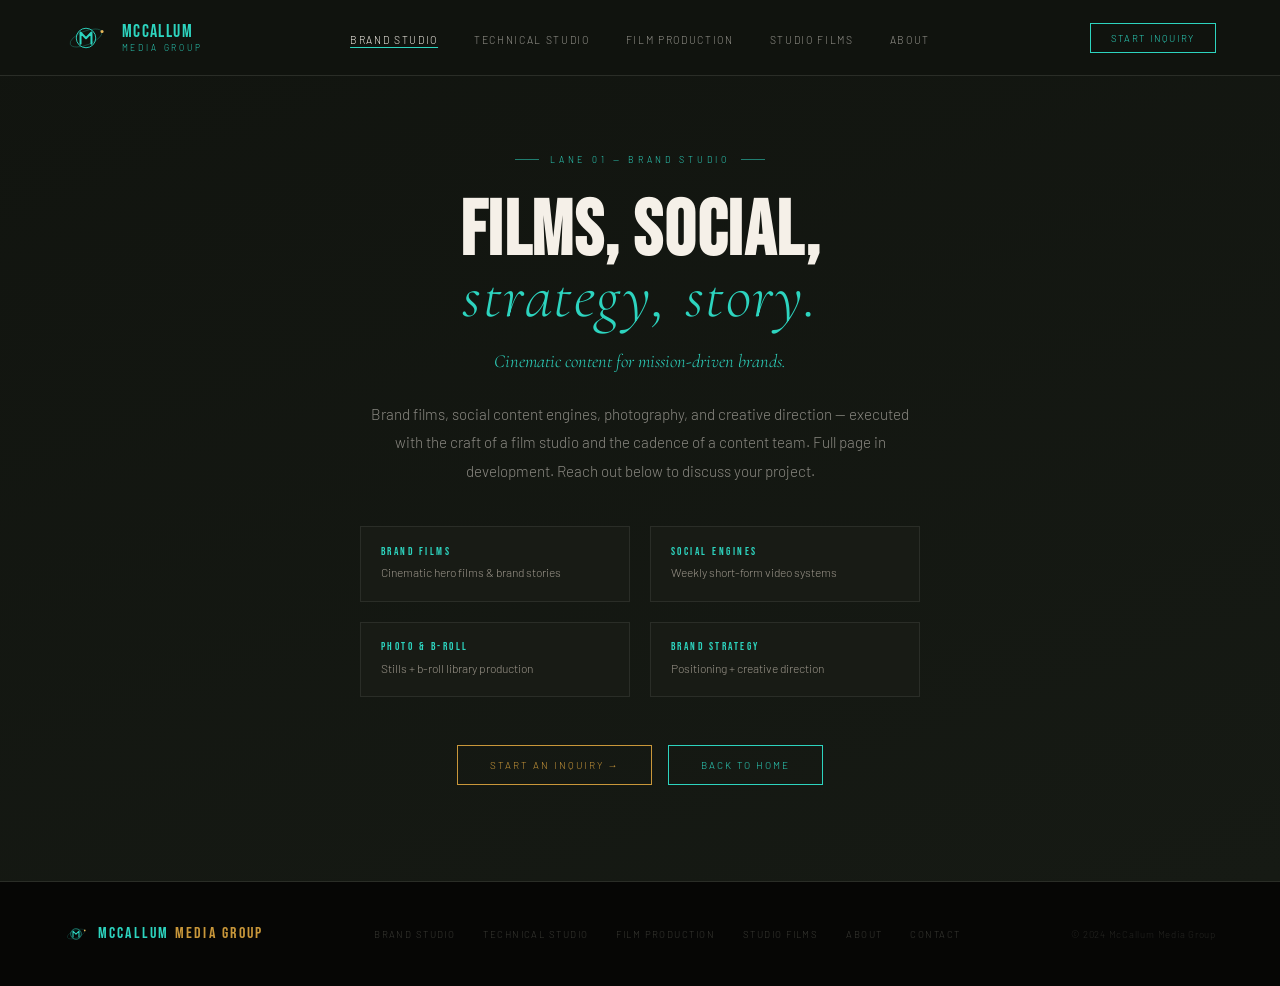
<file: brand-studio.html>
<!DOCTYPE html>
<html lang="en">
<head>
<meta charset="UTF-8"/><meta name="viewport" content="width=device-width,initial-scale=1.0"/>
<title>Brand Studio — McCallum Media Group</title>
<meta name="description" content="Cinematic brand films, social content, photography, and creative direction for mission-driven organizations."/>
<link rel="stylesheet" href="/css/global.css"/>
<style>
.coming { padding:9rem 6% 6rem; min-height:80vh; display:flex; align-items:center; justify-content:center; text-align:center; background:linear-gradient(160deg, #11140F 0%, #161A14 100%); }
.coming-inner { max-width:760px; }
.coming-eye { font-size:.55rem; letter-spacing:.42em; text-transform:uppercase; color:#2DD4BF; margin-bottom:2rem; display:inline-flex; align-items:center; gap:.7rem; }
.coming-eye::before, .coming-eye::after { content:''; display:block; width:24px; height:1px; background:#2DD4BF; opacity:.55; }
.coming-h1 { font-family:var(--disp); font-size:clamp(2.6rem,6vw,5rem); line-height:.92; letter-spacing:.02em; color:var(--fg); margin-bottom:1.5rem; }
.coming-h1 em { display:block; font-family:var(--serif); font-style:italic; color:#2DD4BF; font-size:.82em; font-weight:300; text-transform:none; }
.coming-tag { font-family:var(--serif); font-style:italic; color:#2DD4BF; font-size:1.15rem; font-weight:300; margin-bottom:1.75rem; }
.coming-p { font-size:.95rem; color:var(--dim); line-height:1.9; max-width:560px; margin:0 auto 2.5rem; font-weight:300; }
.coming-caps { display:grid; grid-template-columns:repeat(2,1fr); gap:1.25rem; max-width:580px; margin:0 auto 3rem; text-align:left; }
.coming-cap { padding:1.1rem 1.25rem; background:var(--bg2); border:1px solid var(--border); }
.coming-cap-t { font-family:var(--disp); font-size:.7rem; letter-spacing:.22em; color:#2DD4BF; margin-bottom:.35rem; }
.coming-cap-d { font-size:.75rem; color:var(--muted); line-height:1.65; }
.coming-actions { display:flex; gap:1rem; justify-content:center; flex-wrap:wrap; }
@media(max-width:640px){ .coming-caps { grid-template-columns:1fr; } }
</style>
  <link rel="icon" type="image/png" sizes="32x32" href="/favicon-32x32.png">
  <link rel="icon" type="image/png" sizes="16x16" href="/favicon-16x16.png">
  <link rel="apple-touch-icon" sizes="180x180" href="/favicon-180x180.png">
  <link rel="manifest" href="/site.webmanifest">
  <meta name="theme-color" content="#11140F">
</head>
<body>

<nav class="nav">
  <a href="/index.html" class="nav-logo"><svg class="nav-logo-mark" width="30" height="30" viewBox="-185 -120 370 240" aria-hidden="true"><ellipse cx="0" cy="0" rx="142" ry="58" fill="none" stroke="#2DD4BF" stroke-width="4" opacity="0.55" transform="rotate(-22)"/><circle cx="0" cy="0" r="82" fill="none" stroke="#2DD4BF" stroke-width="8"/><path d="M-46 48 L-46 -46 L0 2 L46 -46 L46 48" fill="none" stroke="#2DD4BF" stroke-width="17" stroke-linejoin="round" stroke-linecap="round"/><circle cx="135" cy="-55" r="13" fill="#E9B85A"/></svg><span class="nav-logo-word"><span class="nav-logo-name">McCallum</span><span class="nav-logo-sub">Media Group</span></span></a>
  <ul class="nav-links">
    <li><a href="/brand-studio.html" class="active">Brand Studio</a></li>
    <li><a href="/technical-studio.html">Technical Studio</a></li>
    <li><a href="/film-production.html">Film Production</a></li>
    <li><a href="/productions.html">Studio Films</a></li>
    <li><a href="/about.html">About</a></li>
  </ul>
  <div class="nav-right">
    <a href="/contact.html" class="nav-cta">Start Inquiry</a>
    <button class="hamburger" id="hamburger" onclick="toggleMenu()"><span></span><span></span><span></span></button>
  </div>
</nav>
<div class="mobile-menu" id="mobileMenu">
  <a href="/brand-studio.html"     onclick="closeMenu()">Brand Studio</a>
  <a href="/technical-studio.html" onclick="closeMenu()">Technical Studio</a>
  <a href="/film-production.html"  onclick="closeMenu()">Film Production</a>
  <a href="/productions.html"      onclick="closeMenu()">Studio Films</a>
  <a href="/about.html"            onclick="closeMenu()">About</a>
  <a href="/contact.html"          onclick="closeMenu()">Contact</a>
  <div class="mobile-cta-wrap"><a href="/contact.html" class="btn btn-teal" onclick="closeMenu()">Start Inquiry</a></div>
</div>

<section class="coming">
  <div class="coming-inner">
    <div class="coming-eye">Lane 01 — Brand Studio</div>
    <h1 class="coming-h1">Films, social,<em>strategy, story.</em></h1>
    <p class="coming-tag">Cinematic content for mission-driven brands.</p>
    <p class="coming-p">Brand films, social content engines, photography, and creative direction — executed with the craft of a film studio and the cadence of a content team. Full page in development. Reach out below to discuss your project.</p>

    <div class="coming-caps">
      
      <div class="coming-cap"><div class="coming-cap-t">Brand Films</div><div class="coming-cap-d">Cinematic hero films &amp; brand stories</div></div>
      <div class="coming-cap"><div class="coming-cap-t">Social Engines</div><div class="coming-cap-d">Weekly short-form video systems</div></div>
      <div class="coming-cap"><div class="coming-cap-t">Photo &amp; B-Roll</div><div class="coming-cap-d">Stills + b-roll library production</div></div>
      <div class="coming-cap"><div class="coming-cap-t">Brand Strategy</div><div class="coming-cap-d">Positioning + creative direction</div></div>

    </div>

    <div class="coming-actions">
      <a href="/contact.html" class="btn btn-gold">Start an Inquiry &rarr;</a>
      <a href="/index.html" class="btn btn-teal">Back to Home</a>
    </div>
  </div>
</section>

<footer>
  <div class="footer-logo"><svg class="footer-logo-mark" width="24" height="24" viewBox="-185 -120 370 240" aria-hidden="true"><ellipse cx="0" cy="0" rx="142" ry="58" fill="none" stroke="#2DD4BF" stroke-width="4" opacity="0.55" transform="rotate(-22)"/><circle cx="0" cy="0" r="82" fill="none" stroke="#2DD4BF" stroke-width="8"/><path d="M-46 48 L-46 -46 L0 2 L46 -46 L46 48" fill="none" stroke="#2DD4BF" stroke-width="17" stroke-linejoin="round" stroke-linecap="round"/><circle cx="135" cy="-55" r="13" fill="#E9B85A"/></svg><span class="footer-logo-txt">McCallum <em>Media Group</em></span></div>
  <div class="footer-links">
    <a href="/brand-studio.html">Brand Studio</a>
    <a href="/technical-studio.html">Technical Studio</a>
    <a href="/film-production.html">Film Production</a>
    <a href="/productions.html">Studio Films</a>
    <a href="/about.html">About</a>
    <a href="/contact.html">Contact</a>
  </div>
  <div class="footer-copy">&copy; 2024 McCallum Media Group</div>
</footer>

<script>
let menuOpen=false;
function toggleMenu(){menuOpen=!menuOpen;document.getElementById('hamburger').classList.toggle('open',menuOpen);document.getElementById('mobileMenu').classList.toggle('open',menuOpen);}
function closeMenu(){menuOpen=false;document.getElementById('hamburger').classList.remove('open');document.getElementById('mobileMenu').classList.remove('open');}
</script>
</body>
</html>
</file>
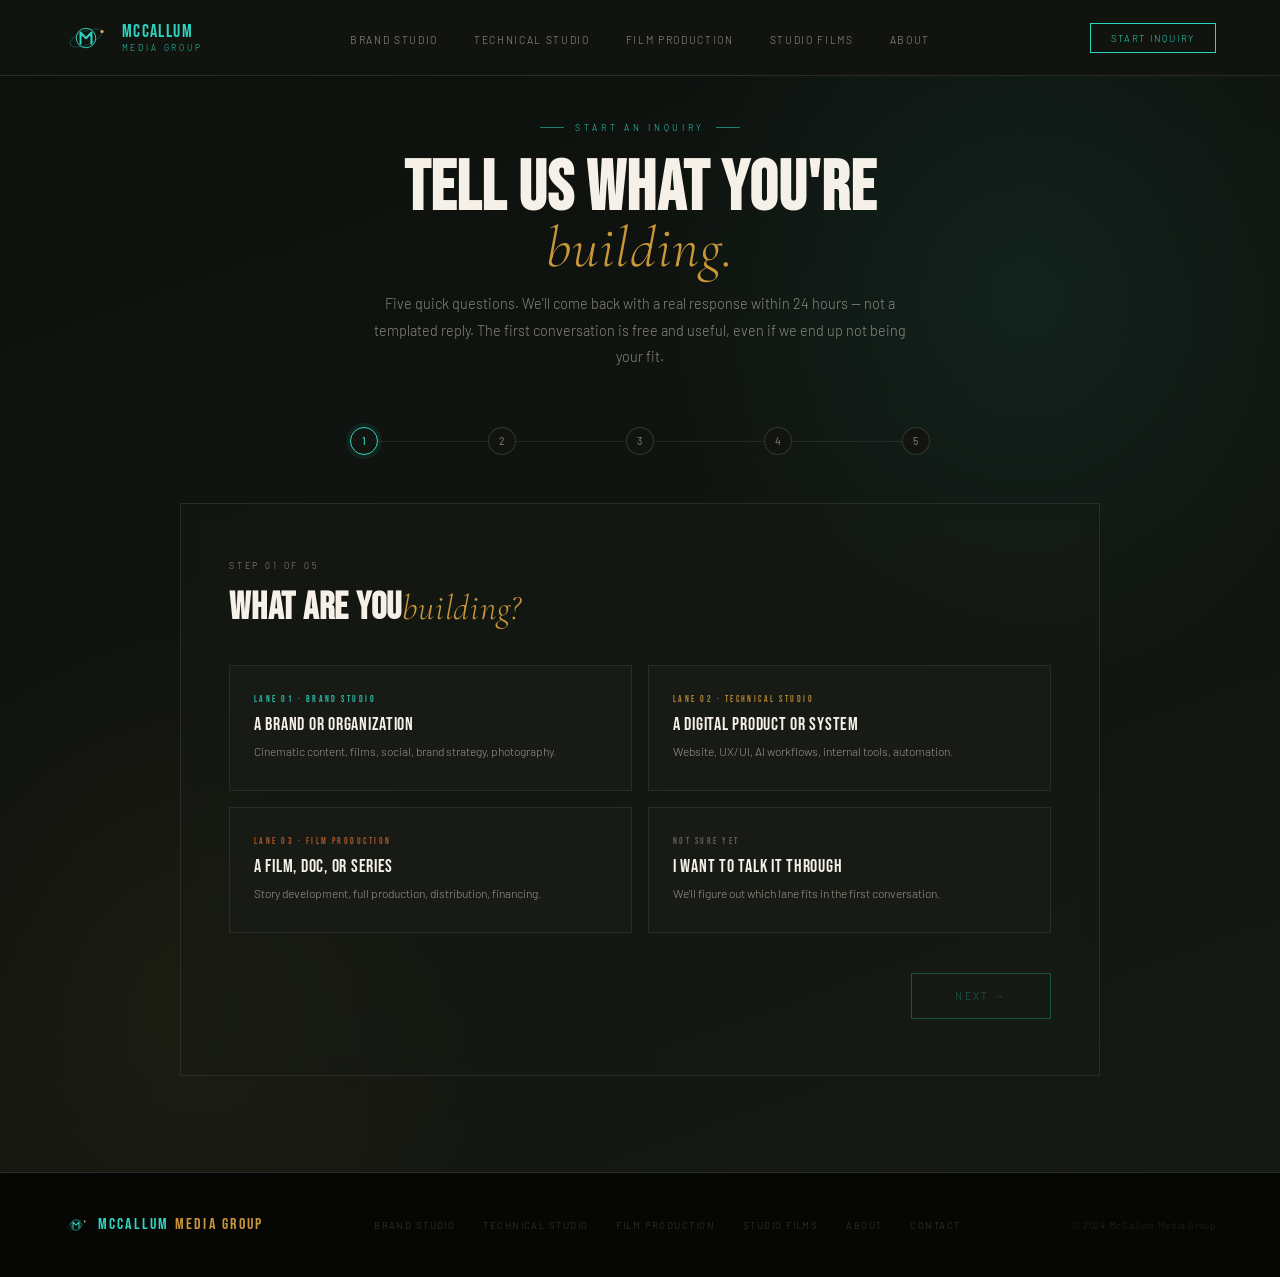
<file: contact.html>
<!DOCTYPE html>
<html lang="en">
<head>
<meta charset="UTF-8"/>
<meta name="viewport" content="width=device-width,initial-scale=1.0"/>
<title>Start an Inquiry — McCallum Media Group</title>
<meta name="description" content="Tell us what you're building. The first call is free and useful even if we end up not being your fit."/>
<link rel="stylesheet" href="/css/global.css"/>
<style>
/* ══════════════════════════════════════
   PAGE FRAME
══════════════════════════════════════ */
.inq-page {
  min-height: 100vh;
  background: linear-gradient(160deg, #0D110E 0%, #11140F 60%, #161A14 100%);
  padding: 7rem 6% 6rem;
  position: relative;
  overflow: hidden;
}
.inq-page::before {
  content:''; position:absolute; inset:0; pointer-events:none;
  background: radial-gradient(ellipse 50% 60% at 80% 25%, rgba(45,212,191,.08) 0%, transparent 60%),
              radial-gradient(ellipse 40% 50% at 15% 85%, rgba(201,151,58,.06) 0%, transparent 65%);
}
.inq-shell {
  position: relative; z-index: 1;
  max-width: 920px; margin: 0 auto;
}

/* ══════════════════════════════════════
   HEAD
══════════════════════════════════════ */
.inq-head { text-align: center; margin-bottom: 3.5rem; }
.inq-eye {
  font-family: var(--body); font-size: .55rem; letter-spacing: .42em;
  text-transform: uppercase; color: var(--teal);
  margin-bottom: 1.5rem; display: inline-flex; align-items: center; gap: .7rem;
}
.inq-eye::before, .inq-eye::after {
  content:''; display:block; width:24px; height:1px; background:var(--teal); opacity:.55;
}
.inq-h1 {
  font-family: var(--disp); font-size: clamp(2.4rem, 5.6vw, 4.4rem);
  letter-spacing: .015em; line-height: .92; color: var(--fg);
  margin-bottom: 1rem;
}
.inq-h1 em {
  display: block; font-family: var(--serif); font-style: italic;
  color: var(--gold); font-weight: 300; font-size: .82em; text-transform: none;
}
.inq-sub {
  font-family: var(--body); font-size: .9rem; color: var(--dim);
  line-height: 1.85; font-weight: 300; max-width: 540px; margin: 1rem auto 0;
}

/* ══════════════════════════════════════
   PROGRESS BAR
══════════════════════════════════════ */
.inq-progress {
  max-width: 580px; margin: 0 auto 3rem;
  display: flex; align-items: center; justify-content: space-between;
  position: relative;
}
.inq-progress::before {
  content:''; position:absolute; top:50%; left:14px; right:14px; height:1px;
  background: rgba(245,240,232,.08); z-index: 0;
}
.inq-progress-bar {
  position: absolute; top: 50%; left: 14px; height: 1px;
  background: var(--teal); z-index: 1;
  width: 0; transition: width .6s cubic-bezier(.16,1,.3,1);
}
.inq-dot {
  position: relative; z-index: 2; width: 28px; height: 28px;
  border-radius: 50%; background: var(--bg);
  border: 1px solid rgba(245,240,232,.15);
  display: flex; align-items: center; justify-content: center;
  font-family: var(--body); font-size: .65rem; font-weight: 500;
  color: rgba(245,240,232,.4); letter-spacing: .02em;
  transition: all .4s;
}
.inq-dot.active {
  border-color: var(--teal); color: var(--teal);
  box-shadow: 0 0 0 4px rgba(45,212,191,.08);
}
.inq-dot.done {
  border-color: var(--teal); background: var(--teal); color: var(--bg);
}

/* ══════════════════════════════════════
   STEP CARD
══════════════════════════════════════ */
.inq-card {
  background: rgba(22,26,20,.5); backdrop-filter: blur(8px);
  border: 1px solid var(--border);
  padding: 3.5rem 3rem;
  position: relative;
  min-height: 420px;
  overflow: hidden;
}
.inq-step { display: none; animation: fadeUp .55s cubic-bezier(.16,1,.3,1); }
.inq-step.active { display: block; }
@keyframes fadeUp {
  from { opacity: 0; transform: translateY(12px); }
  to { opacity: 1; transform: translateY(0); }
}

.inq-step-eye {
  font-family: var(--body); font-size: .55rem; letter-spacing: .32em;
  text-transform: uppercase; color: var(--muted); margin-bottom: 1rem;
}
.inq-step-q {
  font-family: var(--disp); font-size: clamp(1.6rem, 3vw, 2.4rem);
  letter-spacing: .02em; line-height: 1.1; color: var(--fg);
  margin-bottom: 2.25rem;
}
.inq-step-q em {
  font-family: var(--serif); font-style: italic; color: var(--gold);
  font-weight: 300; text-transform: none; font-size: .92em;
}

/* ══════════════════════════════════════
   LANE TILES (Step 1)
══════════════════════════════════════ */
.lane-tiles {
  display: grid; grid-template-columns: 1fr 1fr; gap: 1rem;
}
.lane-tile {
  padding: 1.75rem 1.5rem;
  background: var(--bg2); border: 1px solid var(--border);
  cursor: pointer; transition: all .4s cubic-bezier(.16,1,.3,1);
  position: relative; text-align: left;
  font-family: inherit; color: inherit;
}
.lane-tile::before {
  content:''; position:absolute; top:0; left:0; right:0; height:2px;
  background: var(--ac, var(--teal));
  transform: scaleX(0); transform-origin: left;
  transition: transform .5s cubic-bezier(.16,1,.3,1);
}
.lane-tile:hover, .lane-tile.selected {
  transform: translateY(-3px);
  border-color: var(--ac, var(--teal));
  background: var(--bg3);
}
.lane-tile:hover::before, .lane-tile.selected::before { transform: scaleX(1); }
.lane-tile-n {
  font-family: var(--disp); font-size: .55rem; letter-spacing: .28em;
  color: var(--ac, var(--teal)); opacity: .85;
  margin-bottom: .65rem; display: block;
}
.lane-tile-t {
  font-family: var(--disp); font-size: 1.15rem; letter-spacing: .04em;
  color: var(--fg); margin-bottom: .4rem; line-height: 1.1;
}
.lane-tile-d {
  font-size: .75rem; color: var(--muted); line-height: 1.65; font-weight: 300;
}

/* ══════════════════════════════════════
   TEXT INPUTS
══════════════════════════════════════ */
.inq-field { margin-bottom: 1.75rem; }
.inq-field-label {
  display: block; font-family: var(--body);
  font-size: .55rem; letter-spacing: .28em; text-transform: uppercase;
  color: var(--muted); margin-bottom: .55rem;
}
.inq-field-label .opt {
  text-transform: none; letter-spacing: .04em; color: rgba(245,240,232,.3); margin-left: .5rem;
}
.inq-input, .inq-select, .inq-textarea {
  width: 100%; background: transparent; border: none;
  border-bottom: 1px solid #252520; color: var(--fg);
  font-family: var(--body); font-size: .92rem; font-weight: 300;
  padding: .75rem 0; outline: none;
  transition: border-color .3s;
  appearance: none; -webkit-appearance: none;
}
.inq-input::placeholder, .inq-textarea::placeholder { color: #2A2A26; font-style: italic; }
.inq-input:focus, .inq-select:focus, .inq-textarea:focus { border-bottom-color: var(--teal); }
.inq-textarea { resize: none; min-height: 100px; }
.inq-select option { background: #1A1A16; color: var(--fg); }
.inq-row { display: grid; grid-template-columns: 1fr 1fr; gap: 1.5rem; }

/* ══════════════════════════════════════
   PILL OPTIONS (multi/single select)
══════════════════════════════════════ */
.pill-grid { display: grid; grid-template-columns: repeat(2, 1fr); gap: .65rem; }
.pill-grid.three { grid-template-columns: repeat(3, 1fr); }
.pill {
  padding: 1rem 1.25rem;
  background: transparent; border: 1px solid var(--border);
  color: var(--fg); font-family: var(--body); font-size: .82rem;
  font-weight: 300; letter-spacing: .01em; text-align: left;
  cursor: pointer; transition: all .35s;
  display: flex; align-items: center; gap: .8rem;
}
.pill::before {
  content: ''; width: 12px; height: 12px;
  border: 1px solid rgba(245,240,232,.25); border-radius: 50%;
  flex-shrink: 0; transition: all .3s;
}
.pill:hover { border-color: rgba(245,240,232,.35); }
.pill.selected { border-color: var(--teal); color: var(--teal); }
.pill.selected::before {
  background: var(--teal); border-color: var(--teal);
  box-shadow: inset 0 0 0 3px var(--bg);
}
.pill-multi.selected::before { border-radius: 2px; }

/* ══════════════════════════════════════
   FOOTER (buttons)
══════════════════════════════════════ */
.inq-foot {
  display: flex; justify-content: space-between; align-items: center;
  margin-top: 2.5rem; gap: 1rem;
}
.inq-btn {
  font-family: var(--body); font-size: .65rem; letter-spacing: .22em;
  text-transform: uppercase; padding: 1rem 1.5rem;
  cursor: pointer; transition: all .35s; background: transparent;
  display: inline-flex; align-items: center; gap: .65rem;
}
.inq-btn-back {
  border: 1px solid var(--border); color: var(--muted);
}
.inq-btn-back:hover { border-color: var(--muted); color: var(--fg); }
.inq-btn-next {
  border: 1px solid var(--teal); color: var(--teal);
  min-width: 140px; justify-content: center;
}
.inq-btn-next:hover { background: var(--teal); color: var(--bg); }
.inq-btn-next:disabled { opacity: .3; cursor: not-allowed; }
.inq-btn-next:disabled:hover { background: transparent; color: var(--teal); }
.inq-btn-submit {
  border: 1px solid var(--gold); color: var(--gold);
  min-width: 180px; justify-content: center;
}
.inq-btn-submit:hover { background: var(--gold); color: var(--bg); }

/* ══════════════════════════════════════
   SUCCESS STATE
══════════════════════════════════════ */
.inq-success { display: none; text-align: center; padding: 3rem 1rem; }
.inq-success.active { display: block; animation: fadeUp .6s cubic-bezier(.16,1,.3,1); }
.inq-success-icon {
  width: 64px; height: 64px; border-radius: 50%;
  border: 1px solid var(--gold); margin: 0 auto 2rem;
  display: flex; align-items: center; justify-content: center;
}
.inq-success-icon svg { color: var(--gold); }
.inq-success-h {
  font-family: var(--disp); font-size: clamp(1.8rem, 3.5vw, 2.6rem);
  color: var(--fg); margin-bottom: 1rem; letter-spacing: .015em;
}
.inq-success-h em { font-family: var(--serif); font-style: italic; color: var(--gold); font-weight: 300; }
.inq-success-p { font-size: .95rem; color: var(--dim); line-height: 1.9; font-weight: 300; max-width: 460px; margin: 0 auto 2rem; }

/* ══════════════════════════════════════
   RESPONSIVE
══════════════════════════════════════ */
@media (max-width: 720px) {
  .inq-page { padding: 5rem 4% 4rem; }
  .inq-card { padding: 2.5rem 1.75rem; }
  .lane-tiles, .pill-grid, .pill-grid.three, .inq-row { grid-template-columns: 1fr; }
  .inq-step-q { font-size: 1.4rem; margin-bottom: 1.75rem; }
}
</style>
  <link rel="icon" type="image/png" sizes="32x32" href="/favicon-32x32.png">
  <link rel="icon" type="image/png" sizes="16x16" href="/favicon-16x16.png">
  <link rel="apple-touch-icon" sizes="180x180" href="/favicon-180x180.png">
  <link rel="manifest" href="/site.webmanifest">
  <meta name="theme-color" content="#11140F">
</head>
<body>

<nav class="nav">
  <a href="/index.html" class="nav-logo"><svg class="nav-logo-mark" width="30" height="30" viewBox="-185 -120 370 240" aria-hidden="true"><ellipse cx="0" cy="0" rx="142" ry="58" fill="none" stroke="#2DD4BF" stroke-width="4" opacity="0.55" transform="rotate(-22)"/><circle cx="0" cy="0" r="82" fill="none" stroke="#2DD4BF" stroke-width="8"/><path d="M-46 48 L-46 -46 L0 2 L46 -46 L46 48" fill="none" stroke="#2DD4BF" stroke-width="17" stroke-linejoin="round" stroke-linecap="round"/><circle cx="135" cy="-55" r="13" fill="#E9B85A"/></svg><span class="nav-logo-word"><span class="nav-logo-name">McCallum</span><span class="nav-logo-sub">Media Group</span></span></a>
  <ul class="nav-links">
    <li><a href="/brand-studio.html">Brand Studio</a></li>
    <li><a href="/technical-studio.html">Technical Studio</a></li>
    <li><a href="/film-production.html">Film Production</a></li>
    <li><a href="/productions.html">Studio Films</a></li>
    <li><a href="/about.html">About</a></li>
  </ul>
  <div class="nav-right">
    <a href="/contact.html" class="nav-cta">Start Inquiry</a>
    <button class="hamburger" id="hamburger" onclick="toggleMenu()"><span></span><span></span><span></span></button>
  </div>
</nav>
<div class="mobile-menu" id="mobileMenu">
  <a href="/brand-studio.html"     onclick="closeMenu()">Brand Studio</a>
  <a href="/technical-studio.html" onclick="closeMenu()">Technical Studio</a>
  <a href="/film-production.html"  onclick="closeMenu()">Film Production</a>
  <a href="/productions.html"      onclick="closeMenu()">Studio Films</a>
  <a href="/about.html"            onclick="closeMenu()">About</a>
  <a href="/contact.html"          onclick="closeMenu()">Contact</a>
  <div class="mobile-cta-wrap"><a href="/contact.html" class="btn btn-teal" onclick="closeMenu()">Start Inquiry</a></div>
</div>

<section class="inq-page">
  <div class="inq-shell">

    <div class="inq-head">
      <div class="inq-eye">Start an Inquiry</div>
      <h1 class="inq-h1">Tell us what you're<em>building.</em></h1>
      <p class="inq-sub">Five quick questions. We'll come back with a real response within 24 hours &mdash; not a templated reply. The first conversation is free and useful, even if we end up not being your fit.</p>
    </div>

    <div class="inq-progress" id="progress">
      <div class="inq-progress-bar" id="progressBar"></div>
      <div class="inq-dot active" data-step="1">1</div>
      <div class="inq-dot" data-step="2">2</div>
      <div class="inq-dot" data-step="3">3</div>
      <div class="inq-dot" data-step="4">4</div>
      <div class="inq-dot" data-step="5">5</div>
    </div>

    <div class="inq-card" id="card">

      <div class="inq-step active" data-step="1">
        <div class="inq-step-eye">Step 01 of 05</div>
        <h2 class="inq-step-q">What are you<em>building?</em></h2>
        <div class="lane-tiles">
          <button type="button" class="lane-tile" data-lane="brand-studio" style="--ac:var(--teal)">
            <span class="lane-tile-n">Lane 01 &middot; Brand Studio</span>
            <div class="lane-tile-t">A brand or organization</div>
            <p class="lane-tile-d">Cinematic content, films, social, brand strategy, photography.</p>
          </button>
          <button type="button" class="lane-tile" data-lane="technical-studio" style="--ac:var(--gold)">
            <span class="lane-tile-n">Lane 02 &middot; Technical Studio</span>
            <div class="lane-tile-t">A digital product or system</div>
            <p class="lane-tile-d">Website, UX/UI, AI workflows, internal tools, automation.</p>
          </button>
          <button type="button" class="lane-tile" data-lane="film-production" style="--ac:var(--orange)">
            <span class="lane-tile-n">Lane 03 &middot; Film Production</span>
            <div class="lane-tile-t">A film, doc, or series</div>
            <p class="lane-tile-d">Story development, full production, distribution, financing.</p>
          </button>
          <button type="button" class="lane-tile" data-lane="general" style="--ac:#6B6B62">
            <span class="lane-tile-n">Not Sure Yet</span>
            <div class="lane-tile-t">I want to talk it through</div>
            <p class="lane-tile-d">We'll figure out which lane fits in the first conversation.</p>
          </button>
        </div>
      </div>

      <div class="inq-step" data-step="2">
        <div class="inq-step-eye">Step 02 of 05</div>
        <h2 class="inq-step-q">Tell us about your<em>organization.</em></h2>
        <div class="inq-field">
          <label class="inq-field-label">Organization name</label>
          <input type="text" class="inq-input" id="orgName" placeholder="e.g. Hope Renewed Foundation"/>
        </div>
        <div class="inq-field">
          <label class="inq-field-label">Type of organization</label>
          <select class="inq-select" id="orgType">
            <option value="">Select one</option>
            <option value="nonprofit">Nonprofit</option>
            <option value="church">Church or ministry</option>
            <option value="business">Business</option>
            <option value="creator">Personal brand or creator</option>
            <option value="film">Filmmaker or production company</option>
            <option value="other">Other</option>
          </select>
        </div>
        <div class="inq-row">
          <div class="inq-field">
            <label class="inq-field-label">Annual revenue<span class="opt">— optional</span></label>
            <select class="inq-select" id="revenue">
              <option value="">Prefer not to say</option>
              <option value="<500k">Under $500K</option>
              <option value="500k-1m">$500K – $1M</option>
              <option value="1m-5m">$1M – $5M</option>
              <option value="5m-25m">$5M – $25M</option>
              <option value="25m+">$25M+</option>
            </select>
          </div>
          <div class="inq-field">
            <label class="inq-field-label">Website</label>
            <input type="url" class="inq-input" id="website" placeholder="https://"/>
          </div>
        </div>
      </div>

      <div class="inq-step" data-step="3">
        <div class="inq-step-eye">Step 03 of 05</div>
        <h2 class="inq-step-q" id="step3Q">What are you trying<em>to make happen?</em></h2>
        <div class="pill-grid" id="step3Options"></div>
      </div>

      <div class="inq-step" data-step="4">
        <div class="inq-step-eye">Step 04 of 05</div>
        <h2 class="inq-step-q">Scope and<em>timing.</em></h2>
        <div class="inq-field">
          <label class="inq-field-label">Budget range</label>
          <div class="pill-grid three" id="budgetOptions">
            <button type="button" class="pill" data-budget="<10k">Under $10K</button>
            <button type="button" class="pill" data-budget="10-25k">$10K – $25K</button>
            <button type="button" class="pill" data-budget="25-50k">$25K – $50K</button>
            <button type="button" class="pill" data-budget="50-100k">$50K – $100K</button>
            <button type="button" class="pill" data-budget="100k+">$100K+</button>
            <button type="button" class="pill" data-budget="discuss">Let's talk</button>
          </div>
        </div>
        <div class="inq-field" style="margin-top:2.25rem">
          <label class="inq-field-label">Timeline</label>
          <div class="pill-grid" id="timelineOptions">
            <button type="button" class="pill" data-timeline="30d">Within 30 days</button>
            <button type="button" class="pill" data-timeline="1-3m">1 – 3 months</button>
            <button type="button" class="pill" data-timeline="3-6m">3 – 6 months</button>
            <button type="button" class="pill" data-timeline="flexible">Flexible / not sure yet</button>
          </div>
        </div>
      </div>

      <div class="inq-step" data-step="5">
        <div class="inq-step-eye">Step 05 of 05</div>
        <h2 class="inq-step-q">How do we<em>reach you?</em></h2>
        <div class="inq-row">
          <div class="inq-field">
            <label class="inq-field-label">Your name</label>
            <input type="text" class="inq-input" id="contactName" placeholder="Full name"/>
          </div>
          <div class="inq-field">
            <label class="inq-field-label">Email</label>
            <input type="email" class="inq-input" id="contactEmail" placeholder="you@org.com"/>
          </div>
        </div>
        <div class="inq-field">
          <label class="inq-field-label">Phone<span class="opt">— optional</span></label>
          <input type="tel" class="inq-input" id="contactPhone" placeholder="(555) 555-5555"/>
        </div>
        <div class="inq-field">
          <label class="inq-field-label">Anything else we should know before we talk?</label>
          <textarea class="inq-textarea" id="notes" placeholder="The story behind the project, what's going on at your organization, what success looks like — whatever feels honest. The more real you are here, the better the first call goes."></textarea>
        </div>
      </div>

      <div class="inq-success" id="success">
        <div class="inq-success-icon">
          <svg width="28" height="28" viewBox="0 0 28 28" fill="none">
            <path d="M6 14l5 5 11-11" stroke="currentColor" stroke-width="1.5" stroke-linecap="round" stroke-linejoin="round"/>
          </svg>
        </div>
        <h2 class="inq-success-h">Inquiry<em>received.</em></h2>
        <p class="inq-success-p">You'll hear from us within 24 hours &mdash; from a human, with a real response to what you actually wrote. If we're a fit, we'll send a calendar link for a 15-minute discovery call.</p>
        <a href="/index.html" class="inq-btn inq-btn-back" style="display:inline-flex">&larr; Back to Home</a>
      </div>

      <div class="inq-foot" id="foot">
        <button type="button" class="inq-btn inq-btn-back" id="btnBack" style="visibility:hidden">&larr; Back</button>
        <button type="button" class="inq-btn inq-btn-next" id="btnNext" disabled>Next &rarr;</button>
      </div>

    </div>
  </div>
</section>

<footer>
  <div class="footer-logo"><svg class="footer-logo-mark" width="24" height="24" viewBox="-185 -120 370 240" aria-hidden="true"><ellipse cx="0" cy="0" rx="142" ry="58" fill="none" stroke="#2DD4BF" stroke-width="4" opacity="0.55" transform="rotate(-22)"/><circle cx="0" cy="0" r="82" fill="none" stroke="#2DD4BF" stroke-width="8"/><path d="M-46 48 L-46 -46 L0 2 L46 -46 L46 48" fill="none" stroke="#2DD4BF" stroke-width="17" stroke-linejoin="round" stroke-linecap="round"/><circle cx="135" cy="-55" r="13" fill="#E9B85A"/></svg><span class="footer-logo-txt">McCallum <em>Media Group</em></span></div>
  <div class="footer-links">
    <a href="/brand-studio.html">Brand Studio</a>
    <a href="/technical-studio.html">Technical Studio</a>
    <a href="/film-production.html">Film Production</a>
    <a href="/productions.html">Studio Films</a>
    <a href="/about.html">About</a>
    <a href="/contact.html">Contact</a>
  </div>
  <div class="footer-copy">&copy; 2024 McCallum Media Group</div>
</footer>

<script>
let menuOpen = false;
function toggleMenu(){ menuOpen=!menuOpen; document.getElementById('hamburger').classList.toggle('open',menuOpen); document.getElementById('mobileMenu').classList.toggle('open',menuOpen); }
function closeMenu(){ menuOpen=false; document.getElementById('hamburger').classList.remove('open'); document.getElementById('mobileMenu').classList.remove('open'); }

// ══════════════════════════════════════
// MULTI-STEP FORM ENGINE
// ══════════════════════════════════════
const state = {
  step: 1,
  totalSteps: 5,
  lane: null,
  data: {
    orgName: '', orgType: '', revenue: '', website: '',
    capabilities: [], budget: '', timeline: '',
    contactName: '', contactEmail: '', contactPhone: '', notes: ''
  }
};

const step3Configs = {
  'brand-studio': {
    q: 'What are you trying<em>to make happen?</em>',
    options: [
      { value: 'brand-film',     label: 'Brand film or campaign' },
      { value: 'social-content', label: 'Ongoing social content' },
      { value: 'photography',    label: 'Photography &amp; b-roll' },
      { value: 'strategy',       label: 'Brand strategy &amp; direction' },
      { value: 'event-coverage', label: 'Event or conference coverage' },
      { value: 'not-sure',       label: "Honestly, I need help figuring out" }
    ]
  },
  'technical-studio': {
    q: 'What needs<em>to get built?</em>',
    options: [
      { value: 'new-website',    label: 'New website' },
      { value: 'site-redesign',  label: 'Website redesign / refresh' },
      { value: 'ai-workflow',    label: 'AI workflow implementation' },
      { value: 'internal-tool',  label: 'Internal tool or dashboard' },
      { value: 'tech-strategy',  label: 'Technical strategy consult' },
      { value: 'not-sure',       label: "I have an idea, need help shaping it" }
    ]
  },
  'film-production': {
    q: 'Where are you<em>in the project?</em>',
    options: [
      { value: 'finished-script',  label: 'Have a finished script' },
      { value: 'treatment',        label: 'Have a treatment' },
      { value: 'idea-only',        label: 'Have an idea, no script yet' },
      { value: 'in-production',    label: 'Already in production' },
      { value: 'in-post',          label: 'Already in post' },
      { value: 'distribution',     label: 'Need distribution &amp; strategy' }
    ]
  },
  'general': {
    q: 'What kind of work are you<em>thinking about?</em>',
    options: [
      { value: 'creative',  label: 'Cinematic content &amp; storytelling' },
      { value: 'digital',   label: 'Website, tech, or AI workflows' },
      { value: 'film',      label: 'A film, doc, or series project' },
      { value: 'mixed',     label: 'A mix of the above' },
      { value: 'consult',   label: 'Just need a strategy conversation' },
      { value: 'other',     label: 'Something else entirely' }
    ]
  }
};

function renderStep3() {
  const config = step3Configs[state.lane] || step3Configs['general'];
  document.getElementById('step3Q').innerHTML = config.q;
  const wrap = document.getElementById('step3Options');
  wrap.innerHTML = config.options.map(o =>
    `<button type="button" class="pill pill-multi" data-cap="${o.value}">${o.label}</button>`
  ).join('');
  wrap.querySelectorAll('.pill-multi').forEach(p => p.addEventListener('click', () => {
    p.classList.toggle('selected');
    state.data.capabilities = Array.from(wrap.querySelectorAll('.pill-multi.selected')).map(x => x.dataset.cap);
    validate();
  }));
}

function goToStep(n) {
  state.step = n;
  document.querySelectorAll('.inq-step').forEach(s => s.classList.toggle('active', +s.dataset.step === n));
  document.querySelectorAll('.inq-dot').forEach(d => {
    const i = +d.dataset.step;
    d.classList.toggle('active', i === n);
    d.classList.toggle('done', i < n);
  });
  const pct = ((n - 1) / (state.totalSteps - 1)) * 100;
  document.getElementById('progressBar').style.width = `calc(${pct}% - ${pct === 0 ? 0 : 14}px)`;
  document.getElementById('btnBack').style.visibility = n === 1 ? 'hidden' : 'visible';
  const btnNext = document.getElementById('btnNext');
  if (n === state.totalSteps) {
    btnNext.innerHTML = 'Send Inquiry &rarr;';
    btnNext.classList.remove('inq-btn-next');
    btnNext.classList.add('inq-btn-submit');
  } else {
    btnNext.innerHTML = 'Next &rarr;';
    btnNext.classList.add('inq-btn-next');
    btnNext.classList.remove('inq-btn-submit');
  }
  if (n === 3) renderStep3();
  validate();
  document.getElementById('card').scrollIntoView({ behavior: 'smooth', block: 'start' });
}

function validate() {
  let valid = false;
  switch (state.step) {
    case 1: valid = !!state.lane; break;
    case 2: valid = !!state.data.orgName && !!state.data.orgType; break;
    case 3: valid = state.data.capabilities.length > 0; break;
    case 4: valid = !!state.data.budget && !!state.data.timeline; break;
    case 5:
      valid = !!state.data.contactName && /\S+@\S+\.\S+/.test(state.data.contactEmail);
      break;
  }
  document.getElementById('btnNext').disabled = !valid;
}

document.querySelectorAll('.lane-tile').forEach(t => t.addEventListener('click', () => {
  document.querySelectorAll('.lane-tile').forEach(x => x.classList.remove('selected'));
  t.classList.add('selected');
  state.lane = t.dataset.lane;
  validate();
}));

['orgName','orgType','revenue','website','contactName','contactEmail','contactPhone','notes'].forEach(id => {
  const el = document.getElementById(id);
  if (el) el.addEventListener('input', () => { state.data[id] = el.value; validate(); });
});

document.querySelectorAll('#budgetOptions .pill').forEach(p => p.addEventListener('click', () => {
  document.querySelectorAll('#budgetOptions .pill').forEach(x => x.classList.remove('selected'));
  p.classList.add('selected'); state.data.budget = p.dataset.budget; validate();
}));
document.querySelectorAll('#timelineOptions .pill').forEach(p => p.addEventListener('click', () => {
  document.querySelectorAll('#timelineOptions .pill').forEach(x => x.classList.remove('selected'));
  p.classList.add('selected'); state.data.timeline = p.dataset.timeline; validate();
}));

document.getElementById('btnBack').addEventListener('click', () => {
  if (state.step > 1) goToStep(state.step - 1);
});

document.getElementById('btnNext').addEventListener('click', async () => {
  if (state.step < state.totalSteps) {
    goToStep(state.step + 1);
  } else {
    await submitInquiry();
  }
});

async function submitInquiry() {
  const btn = document.getElementById('btnNext');
  btn.disabled = true;
  btn.innerHTML = 'Sending…';

  const payload = {
    lane: state.lane,
    submitted_at: new Date().toISOString(),
    source: window.location.href,
    ...state.data
  };

  try {
    const WEBHOOK_URL = ''; // ← set to your n8n webhook URL when ready
    if (WEBHOOK_URL) {
      await fetch(WEBHOOK_URL, {
        method: 'POST',
        headers: { 'Content-Type': 'application/json' },
        body: JSON.stringify(payload)
      });
    } else {
      console.log('[MMG Inquiry — webhook not yet configured]', payload);
      await new Promise(r => setTimeout(r, 700));
    }
    document.getElementById('foot').style.display = 'none';
    document.querySelectorAll('.inq-step').forEach(s => s.classList.remove('active'));
    document.getElementById('success').classList.add('active');
    document.getElementById('progress').style.opacity = '.3';
  } catch (e) {
    console.error(e);
    btn.disabled = false;
    btn.innerHTML = 'Send Inquiry &rarr;';
    alert('Something went wrong sending your inquiry. Please email hello@mccallummediagroup.com directly.');
  }
}

goToStep(1);
</script>

</body>
</html>
</file>
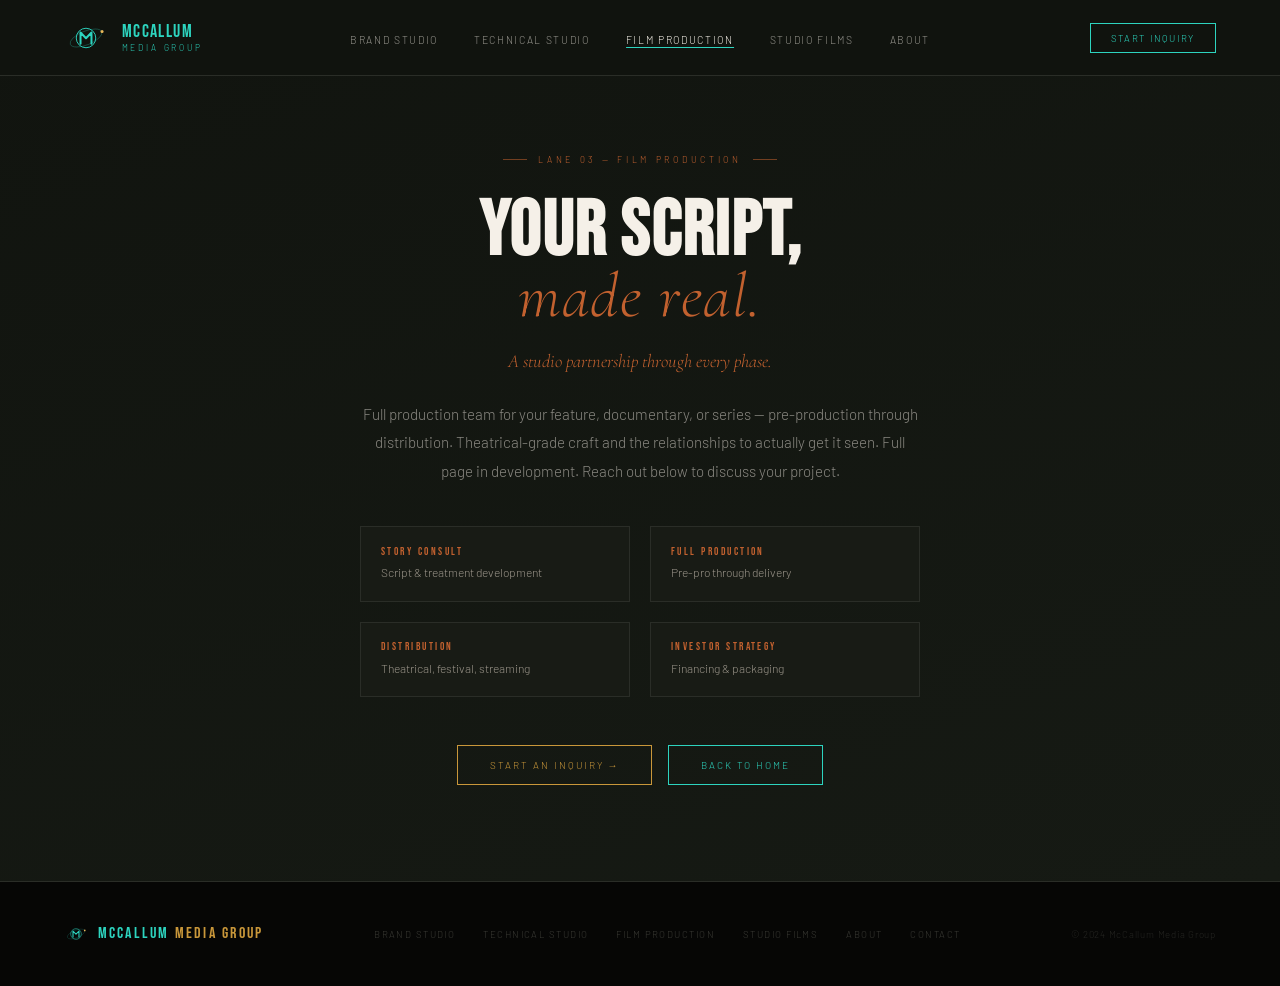
<file: film-production.html>
<!DOCTYPE html>
<html lang="en">
<head>
<meta charset="UTF-8"/><meta name="viewport" content="width=device-width,initial-scale=1.0"/>
<title>Film Production — McCallum Media Group</title>
<meta name="description" content="Full production partnership for filmmakers — pre-production through distribution and investor strategy."/>
<link rel="stylesheet" href="/css/global.css"/>
<style>
.coming { padding:9rem 6% 6rem; min-height:80vh; display:flex; align-items:center; justify-content:center; text-align:center; background:linear-gradient(160deg, #11140F 0%, #161A14 100%); }
.coming-inner { max-width:760px; }
.coming-eye { font-size:.55rem; letter-spacing:.42em; text-transform:uppercase; color:#C2612F; margin-bottom:2rem; display:inline-flex; align-items:center; gap:.7rem; }
.coming-eye::before, .coming-eye::after { content:''; display:block; width:24px; height:1px; background:#C2612F; opacity:.55; }
.coming-h1 { font-family:var(--disp); font-size:clamp(2.6rem,6vw,5rem); line-height:.92; letter-spacing:.02em; color:var(--fg); margin-bottom:1.5rem; }
.coming-h1 em { display:block; font-family:var(--serif); font-style:italic; color:#C2612F; font-size:.82em; font-weight:300; text-transform:none; }
.coming-tag { font-family:var(--serif); font-style:italic; color:#C2612F; font-size:1.15rem; font-weight:300; margin-bottom:1.75rem; }
.coming-p { font-size:.95rem; color:var(--dim); line-height:1.9; max-width:560px; margin:0 auto 2.5rem; font-weight:300; }
.coming-caps { display:grid; grid-template-columns:repeat(2,1fr); gap:1.25rem; max-width:580px; margin:0 auto 3rem; text-align:left; }
.coming-cap { padding:1.1rem 1.25rem; background:var(--bg2); border:1px solid var(--border); }
.coming-cap-t { font-family:var(--disp); font-size:.7rem; letter-spacing:.22em; color:#C2612F; margin-bottom:.35rem; }
.coming-cap-d { font-size:.75rem; color:var(--muted); line-height:1.65; }
.coming-actions { display:flex; gap:1rem; justify-content:center; flex-wrap:wrap; }
@media(max-width:640px){ .coming-caps { grid-template-columns:1fr; } }
</style>
  <link rel="icon" type="image/png" sizes="32x32" href="/favicon-32x32.png">
  <link rel="icon" type="image/png" sizes="16x16" href="/favicon-16x16.png">
  <link rel="apple-touch-icon" sizes="180x180" href="/favicon-180x180.png">
  <link rel="manifest" href="/site.webmanifest">
  <meta name="theme-color" content="#11140F">
</head>
<body>

<nav class="nav">
  <a href="/index.html" class="nav-logo"><svg class="nav-logo-mark" width="30" height="30" viewBox="-185 -120 370 240" aria-hidden="true"><ellipse cx="0" cy="0" rx="142" ry="58" fill="none" stroke="#2DD4BF" stroke-width="4" opacity="0.55" transform="rotate(-22)"/><circle cx="0" cy="0" r="82" fill="none" stroke="#2DD4BF" stroke-width="8"/><path d="M-46 48 L-46 -46 L0 2 L46 -46 L46 48" fill="none" stroke="#2DD4BF" stroke-width="17" stroke-linejoin="round" stroke-linecap="round"/><circle cx="135" cy="-55" r="13" fill="#E9B85A"/></svg><span class="nav-logo-word"><span class="nav-logo-name">McCallum</span><span class="nav-logo-sub">Media Group</span></span></a>
  <ul class="nav-links">
    <li><a href="/brand-studio.html">Brand Studio</a></li>
    <li><a href="/technical-studio.html">Technical Studio</a></li>
    <li><a href="/film-production.html" class="active">Film Production</a></li>
    <li><a href="/productions.html">Studio Films</a></li>
    <li><a href="/about.html">About</a></li>
  </ul>
  <div class="nav-right">
    <a href="/contact.html" class="nav-cta">Start Inquiry</a>
    <button class="hamburger" id="hamburger" onclick="toggleMenu()"><span></span><span></span><span></span></button>
  </div>
</nav>
<div class="mobile-menu" id="mobileMenu">
  <a href="/brand-studio.html"     onclick="closeMenu()">Brand Studio</a>
  <a href="/technical-studio.html" onclick="closeMenu()">Technical Studio</a>
  <a href="/film-production.html"  onclick="closeMenu()">Film Production</a>
  <a href="/productions.html"      onclick="closeMenu()">Studio Films</a>
  <a href="/about.html"            onclick="closeMenu()">About</a>
  <a href="/contact.html"          onclick="closeMenu()">Contact</a>
  <div class="mobile-cta-wrap"><a href="/contact.html" class="btn btn-teal" onclick="closeMenu()">Start Inquiry</a></div>
</div>

<section class="coming">
  <div class="coming-inner">
    <div class="coming-eye">Lane 03 — Film Production</div>
    <h1 class="coming-h1">Your script,<em>made real.</em></h1>
    <p class="coming-tag">A studio partnership through every phase.</p>
    <p class="coming-p">Full production team for your feature, documentary, or series — pre-production through distribution. Theatrical-grade craft and the relationships to actually get it seen. Full page in development. Reach out below to discuss your project.</p>

    <div class="coming-caps">
      
      <div class="coming-cap"><div class="coming-cap-t">Story Consult</div><div class="coming-cap-d">Script &amp; treatment development</div></div>
      <div class="coming-cap"><div class="coming-cap-t">Full Production</div><div class="coming-cap-d">Pre-pro through delivery</div></div>
      <div class="coming-cap"><div class="coming-cap-t">Distribution</div><div class="coming-cap-d">Theatrical, festival, streaming</div></div>
      <div class="coming-cap"><div class="coming-cap-t">Investor Strategy</div><div class="coming-cap-d">Financing &amp; packaging</div></div>

    </div>

    <div class="coming-actions">
      <a href="/contact.html" class="btn btn-gold">Start an Inquiry &rarr;</a>
      <a href="/index.html" class="btn btn-teal">Back to Home</a>
    </div>
  </div>
</section>

<footer>
  <div class="footer-logo"><svg class="footer-logo-mark" width="24" height="24" viewBox="-185 -120 370 240" aria-hidden="true"><ellipse cx="0" cy="0" rx="142" ry="58" fill="none" stroke="#2DD4BF" stroke-width="4" opacity="0.55" transform="rotate(-22)"/><circle cx="0" cy="0" r="82" fill="none" stroke="#2DD4BF" stroke-width="8"/><path d="M-46 48 L-46 -46 L0 2 L46 -46 L46 48" fill="none" stroke="#2DD4BF" stroke-width="17" stroke-linejoin="round" stroke-linecap="round"/><circle cx="135" cy="-55" r="13" fill="#E9B85A"/></svg><span class="footer-logo-txt">McCallum <em>Media Group</em></span></div>
  <div class="footer-links">
    <a href="/brand-studio.html">Brand Studio</a>
    <a href="/technical-studio.html">Technical Studio</a>
    <a href="/film-production.html">Film Production</a>
    <a href="/productions.html">Studio Films</a>
    <a href="/about.html">About</a>
    <a href="/contact.html">Contact</a>
  </div>
  <div class="footer-copy">&copy; 2024 McCallum Media Group</div>
</footer>

<script>
let menuOpen=false;
function toggleMenu(){menuOpen=!menuOpen;document.getElementById('hamburger').classList.toggle('open',menuOpen);document.getElementById('mobileMenu').classList.toggle('open',menuOpen);}
function closeMenu(){menuOpen=false;document.getElementById('hamburger').classList.remove('open');document.getElementById('mobileMenu').classList.remove('open');}
</script>
</body>
</html>
</file>
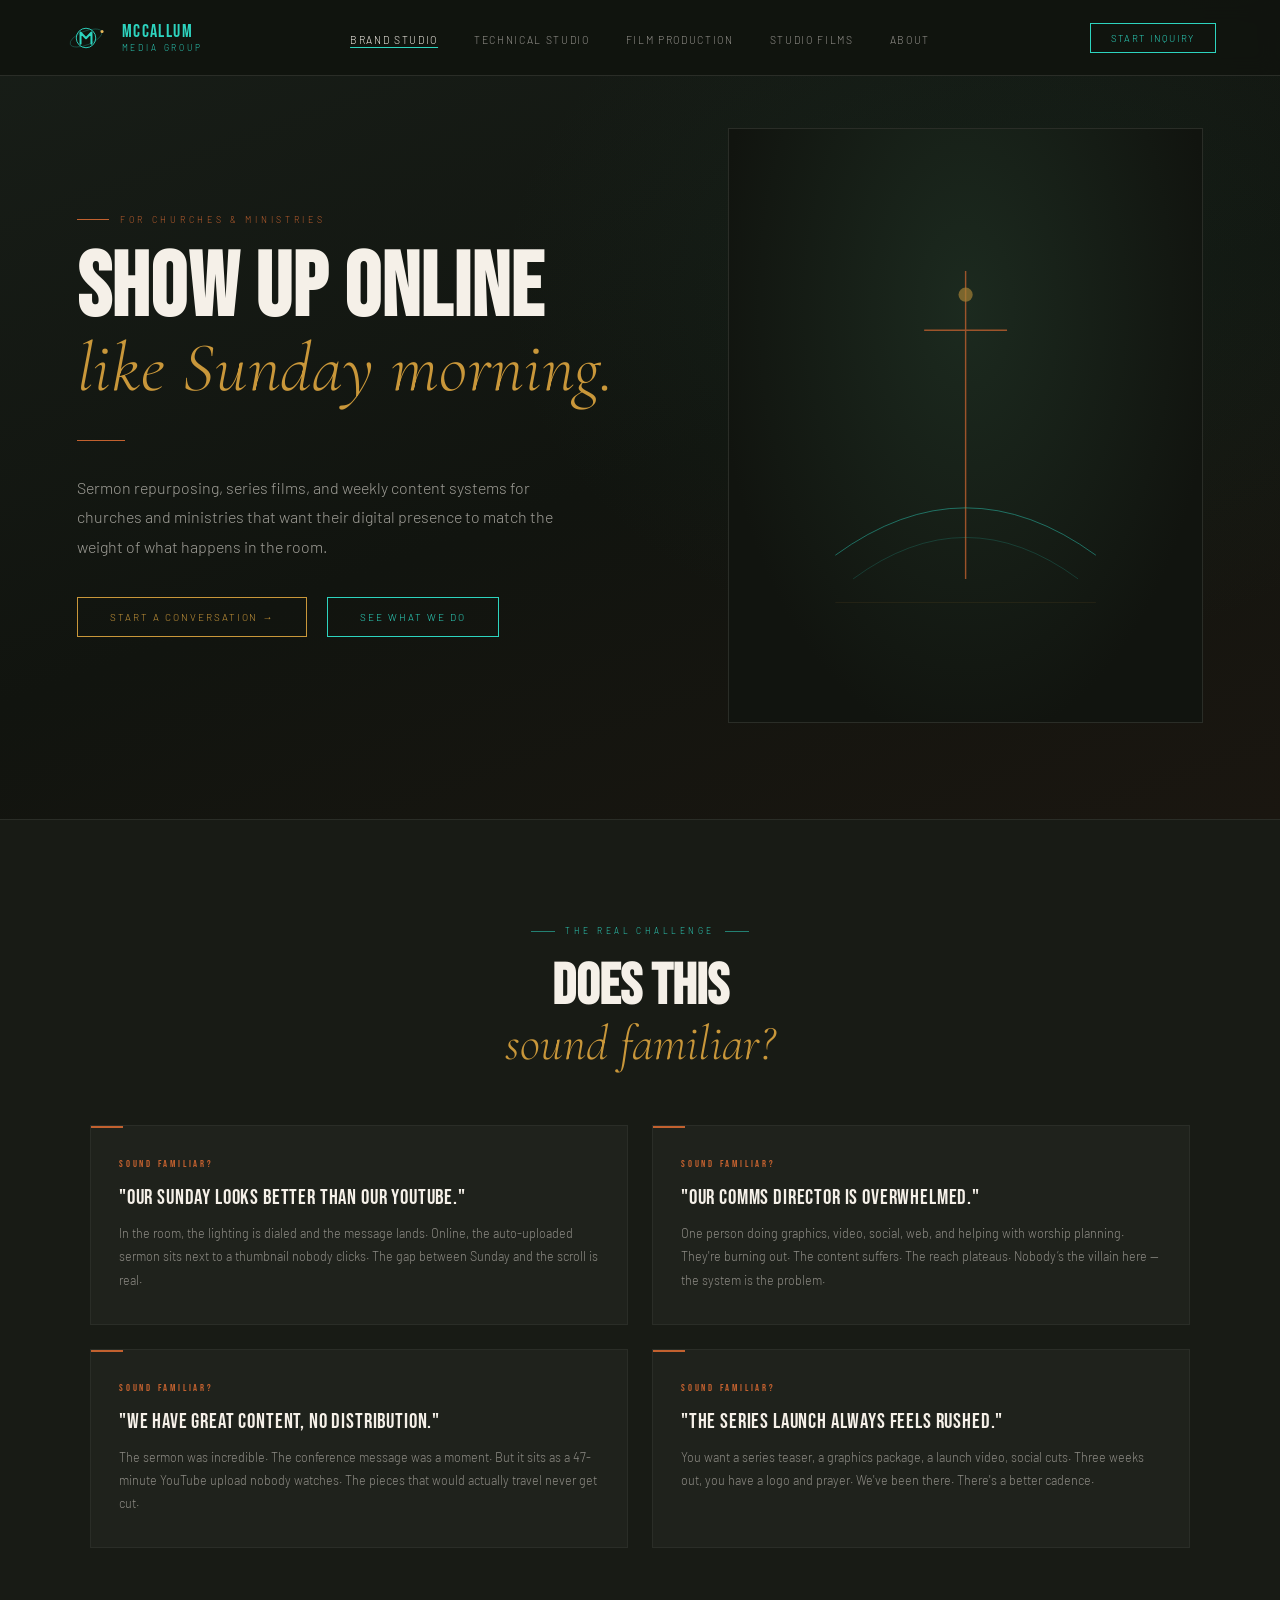
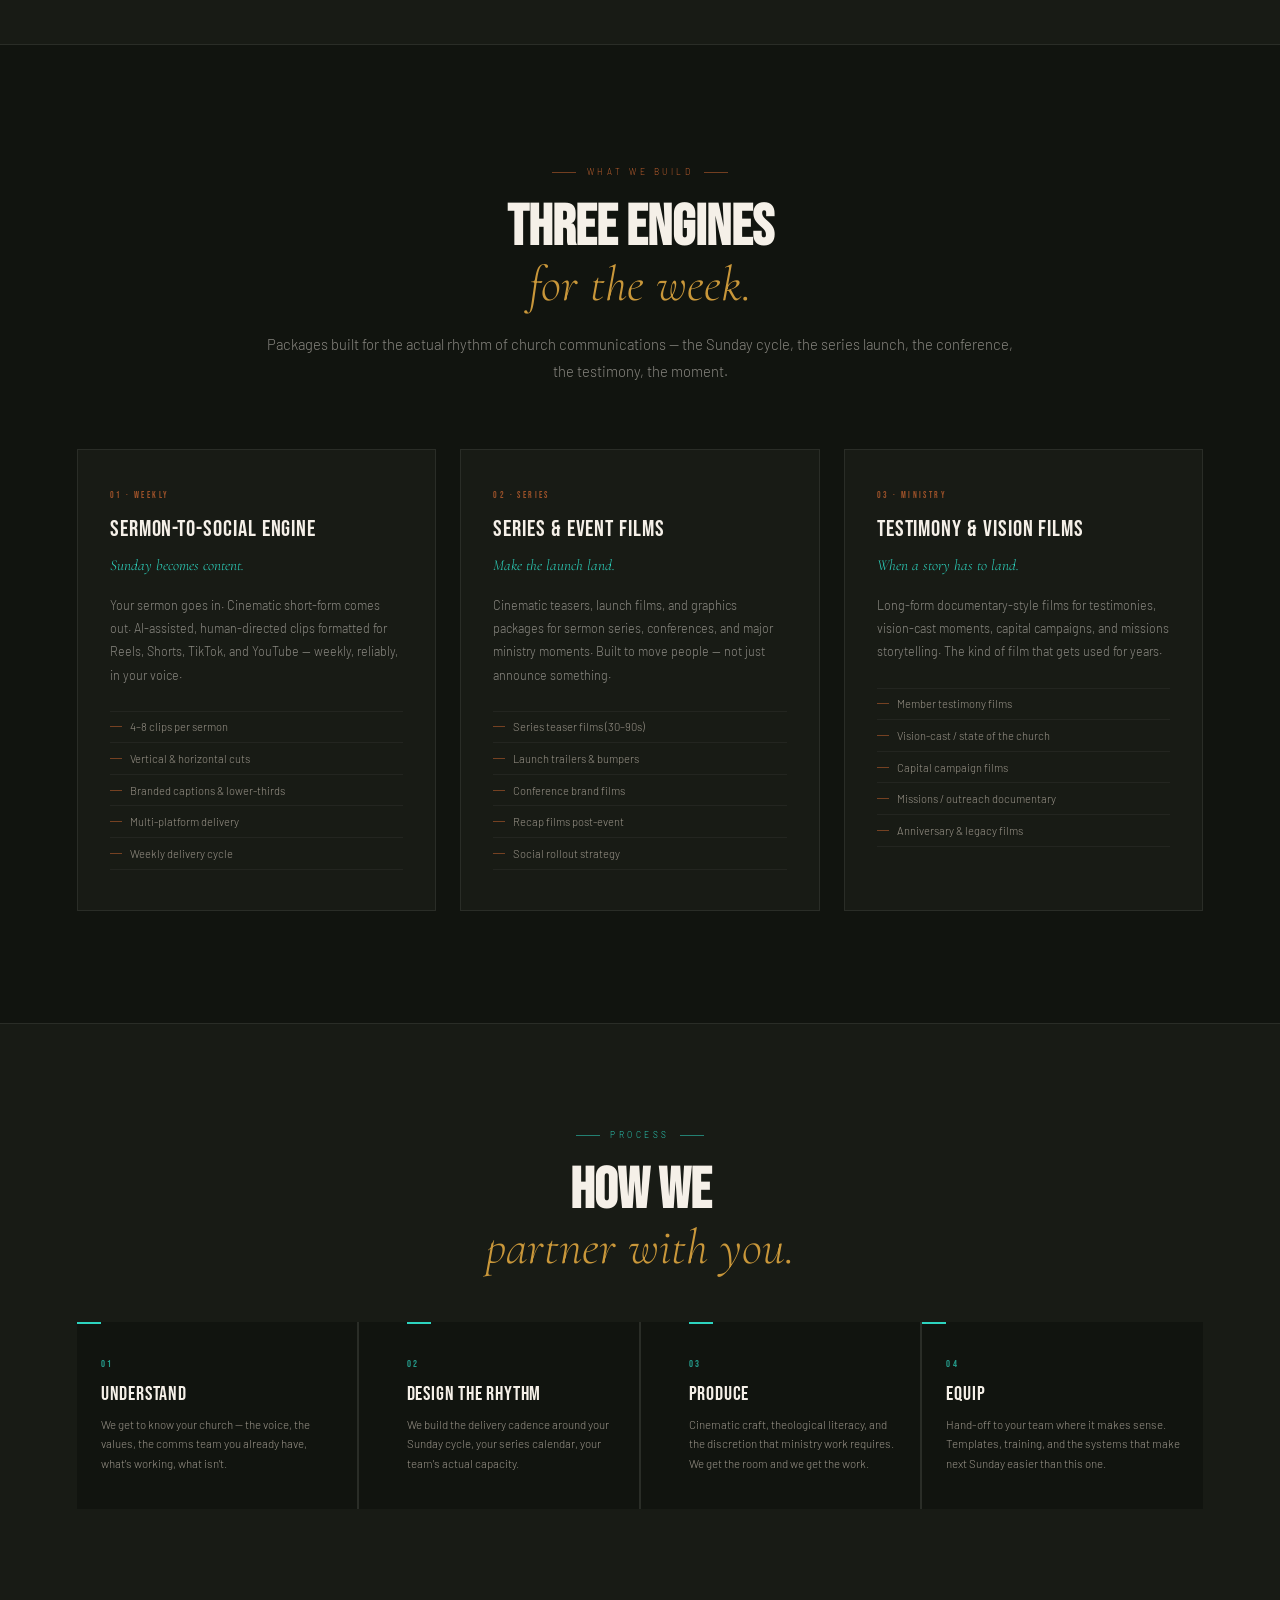
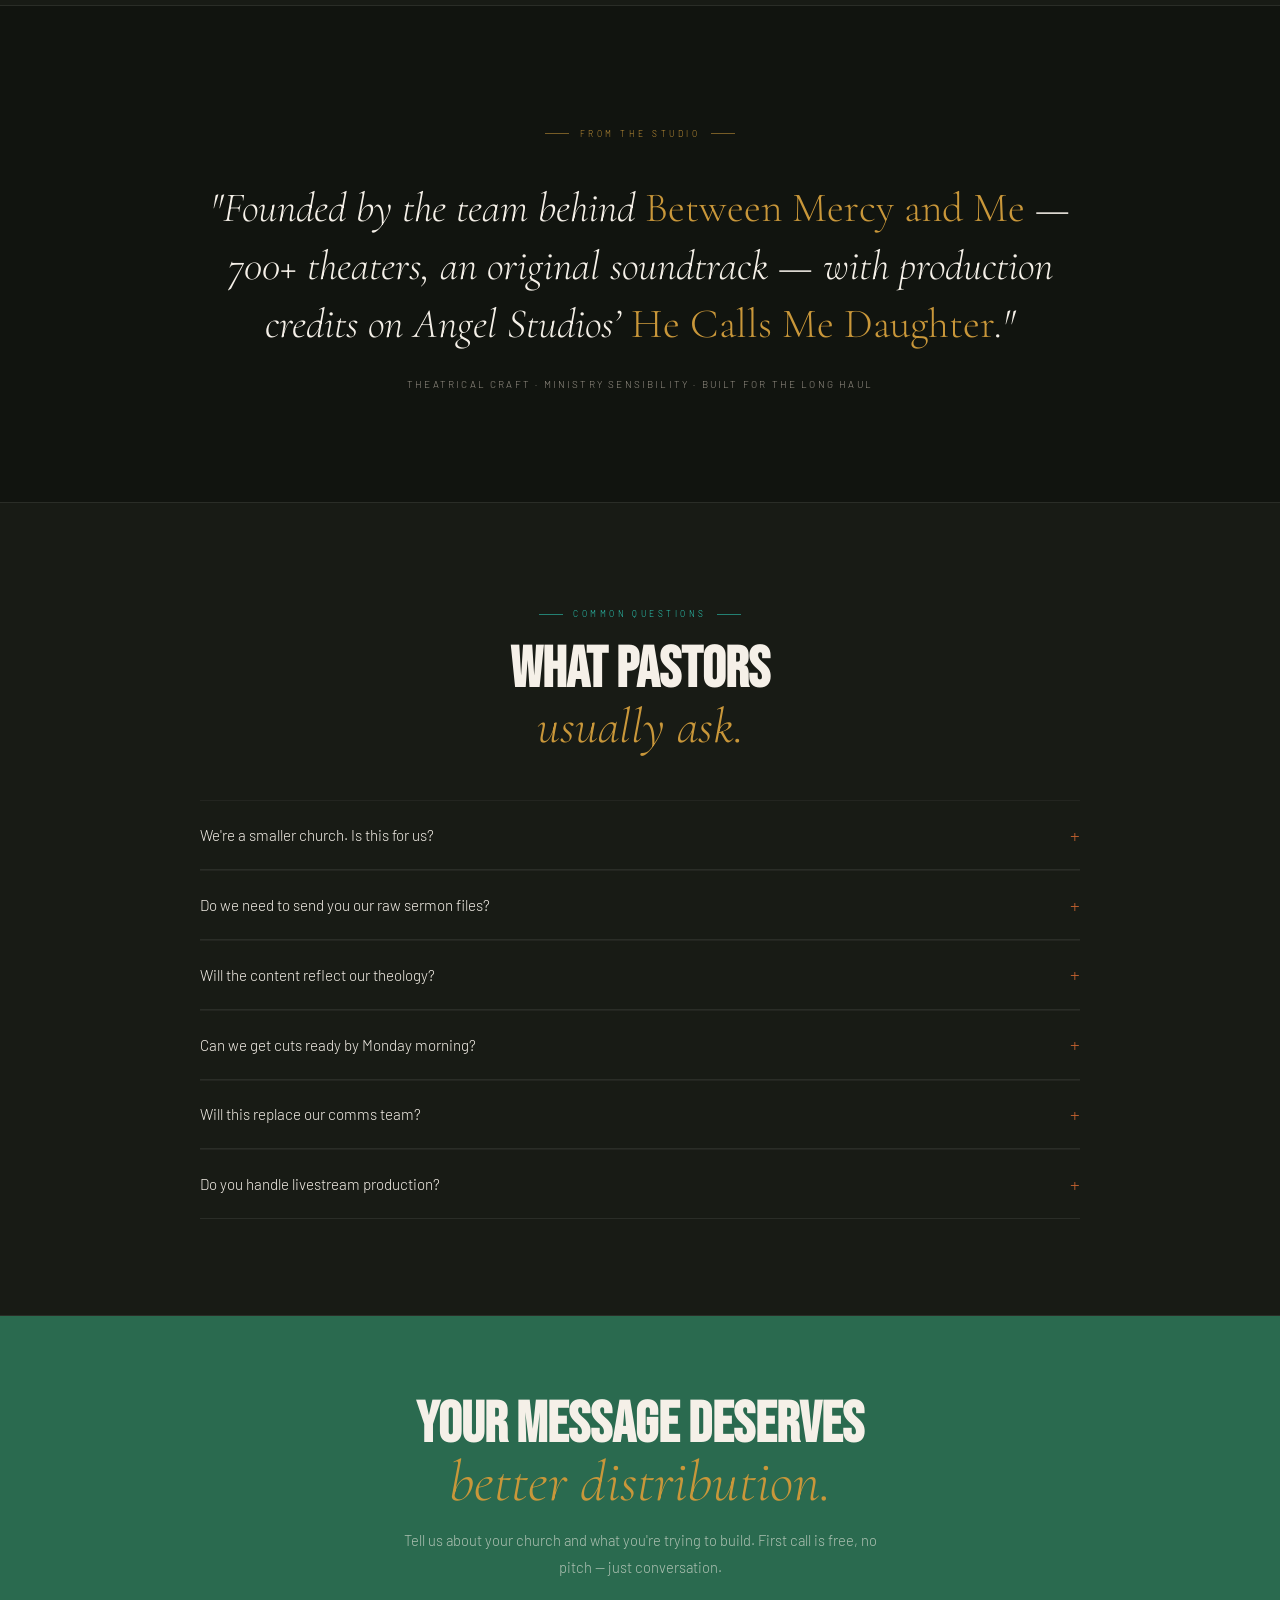
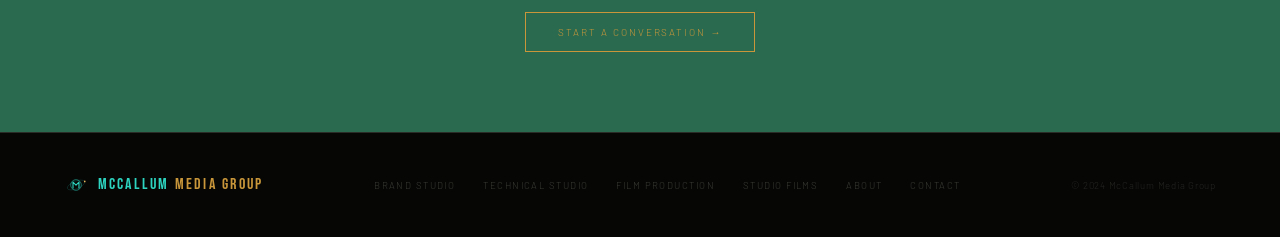
<file: for-churches.html>
<!DOCTYPE html>
<html lang="en">
<head>
<meta charset="UTF-8"/><meta name="viewport" content="width=device-width,initial-scale=1.0"/>
<title>For Churches — McCallum Media Group</title>
<meta name="description" content="Sermon repurposing, ministry films, and weekly content systems for churches. Show up online the way you show up in the room."/>
<link rel="stylesheet" href="/css/global.css"/>
<style>
.aud-hero {
  position:relative; padding:8rem 6% 6rem; overflow:hidden;
  background:linear-gradient(160deg, #181E18 0%, #11140F 55%, #1A1610 100%);
  border-bottom:1px solid var(--border);
}
.aud-hero::before {
  content:''; position:absolute; inset:0; opacity:.7;
  background:radial-gradient(ellipse 60% 70% at 78% 35%, rgba(42,106,79,.18) 0%, transparent 65%);
  pointer-events:none;
}
.aud-hero-inner { position:relative; max-width:1180px; margin:0 auto; display:grid; grid-template-columns:1.2fr 1fr; gap:5rem; align-items:center; }
.aud-eye { font-size:.55rem; letter-spacing:.42em; text-transform:uppercase; color:var(--orange); margin-bottom:1.5rem; display:flex; align-items:center; gap:.7rem; }
.aud-eye::before { content:''; display:block; width:32px; height:1px; background:var(--orange); }
.aud-h1 { font-family:var(--disp); font-size:clamp(3rem,7vw,5.6rem); line-height:.9; letter-spacing:.015em; text-transform:uppercase; color:var(--fg); margin-bottom:1.5rem; }
.aud-h1 em { display:block; font-family:var(--serif); font-style:italic; color:var(--gold); font-size:.78em; font-weight:300; line-height:1.12; letter-spacing:.01em; text-transform:none; }
.aud-rule { width:48px; height:1px; background:var(--orange); margin:2rem 0; }
.aud-sub { font-size:1rem; color:rgba(245,240,232,.62); line-height:1.85; max-width:520px; font-weight:300; margin-bottom:2.25rem; }
.aud-actions { display:flex; gap:1.25rem; align-items:center; flex-wrap:wrap; }
.aud-hero-visual {
  position:relative; aspect-ratio:4/5; border:1px solid var(--border);
  background:radial-gradient(ellipse at 50% 30%, #1C2A1F 0%, #11140F 75%);
  overflow:hidden; display:flex; align-items:center; justify-content:center;
}
.aud-hero-visual svg { width:75%; opacity:.78; }
@media(max-width:900px){ .aud-hero-inner { grid-template-columns:1fr; gap:3rem; } .aud-hero-visual { aspect-ratio:16/10; max-width:480px; margin:0 auto; } }

.pains { padding:6rem 6%; border-bottom:1px solid var(--border); background:var(--bg2); }
.pains-head { max-width:760px; margin:0 auto 3.5rem; text-align:center; }
.pains-eye { font-size:.52rem; letter-spacing:.42em; text-transform:uppercase; color:var(--teal); margin-bottom:1.5rem; display:inline-flex; align-items:center; gap:.65rem; }
.pains-eye::before,.pains-eye::after { content:''; display:block; width:24px; height:1px; background:var(--teal); opacity:.55; }
.pains-hl { font-family:var(--disp); font-size:clamp(2.2rem,4.5vw,3.8rem); line-height:.95; color:var(--fg); margin-bottom:1.25rem; }
.pains-hl em { font-family:var(--serif); font-style:italic; color:var(--gold); font-weight:300; text-transform:none; font-size:.86em; }
.pains-grid { display:grid; grid-template-columns:repeat(2,1fr); gap:1.5rem; max-width:1100px; margin:0 auto; }
.pain-card { padding:2rem 1.75rem; background:var(--bg3); border:1px solid var(--border); position:relative; }
.pain-card::before { content:''; position:absolute; top:0; left:0; width:32px; height:2px; background:var(--orange); }
.pain-q { font-family:var(--disp); font-size:.62rem; letter-spacing:.28em; color:var(--orange); margin-bottom:1rem; display:block; }
.pain-t { font-family:var(--disp); font-size:1.3rem; letter-spacing:.04em; color:var(--fg); margin-bottom:.75rem; line-height:1.15; }
.pain-d { font-size:.78rem; color:var(--dim); line-height:1.85; }
@media(max-width:760px){ .pains-grid { grid-template-columns:1fr; } }

.offer { padding:7rem 6%; border-bottom:1px solid var(--border); }
.offer-head { max-width:760px; margin:0 auto 4rem; text-align:center; }
.offer-eye { font-size:.52rem; letter-spacing:.42em; text-transform:uppercase; color:var(--orange); margin-bottom:1.5rem; display:inline-flex; align-items:center; gap:.65rem; }
.offer-eye::before,.offer-eye::after { content:''; display:block; width:24px; height:1px; background:var(--orange); opacity:.55; }
.offer-hl { font-family:var(--disp); font-size:clamp(2.2rem,4.5vw,3.8rem); line-height:.95; color:var(--fg); margin-bottom:1.25rem; }
.offer-hl em { font-family:var(--serif); font-style:italic; color:var(--gold); font-weight:300; text-transform:none; font-size:.86em; }
.offer-sub { font-size:.92rem; color:var(--dim); line-height:1.85; }
.offer-grid { display:grid; grid-template-columns:repeat(3,1fr); gap:1.5rem; max-width:1240px; margin:0 auto; }
.offer-card { padding:2.5rem 2rem; background:var(--bg2); border:1px solid var(--border); position:relative; }
.offer-card-n { font-family:var(--disp); font-size:.58rem; letter-spacing:.26em; color:var(--orange); opacity:.78; margin-bottom:1rem; display:block; }
.offer-card-t { font-family:var(--disp); font-size:1.45rem; letter-spacing:.04em; color:var(--fg); line-height:1.1; margin-bottom:.85rem; }
.offer-card-tag { font-family:var(--serif); font-style:italic; color:var(--teal); font-size:.95rem; font-weight:300; margin-bottom:1.25rem; }
.offer-card-d { font-size:.78rem; color:var(--dim); line-height:1.85; margin-bottom:1.5rem; }
.offer-list { list-style:none; padding:0; margin:0; border-top:1px solid var(--border2); }
.offer-list li { font-size:.7rem; color:var(--muted); padding:.55rem 0; border-bottom:1px solid var(--border2); display:flex; align-items:center; gap:.5rem; }
.offer-list li::before { content:''; display:block; width:12px; height:1px; background:var(--orange); opacity:.55; flex-shrink:0; }
@media(max-width:900px){ .offer-grid { grid-template-columns:1fr; } }

.process { padding:6rem 6%; border-bottom:1px solid var(--border); background:var(--bg2); }
.process-grid { display:grid; grid-template-columns:repeat(4,1fr); gap:1px; max-width:1240px; margin:3rem auto 0; background:var(--border); }
.process-step { padding:2.25rem 1.5rem; background:var(--bg); position:relative; }
.process-step::before { content:''; position:absolute; top:0; left:0; width:24px; height:2px; background:var(--teal); }
.process-n { font-family:var(--disp); font-size:.6rem; letter-spacing:.26em; color:var(--teal); opacity:.7; margin-bottom:.85rem; display:block; }
.process-t { font-family:var(--disp); font-size:1.25rem; letter-spacing:.04em; color:var(--fg); line-height:1.1; margin-bottom:.6rem; }
.process-d { font-size:.72rem; color:var(--muted); line-height:1.7; }
@media(max-width:760px){ .process-grid { grid-template-columns:1fr; } }

.proof { padding:7rem 6%; border-bottom:1px solid var(--border); text-align:center; }
.proof-eye { font-size:.52rem; letter-spacing:.42em; text-transform:uppercase; color:var(--gold); margin-bottom:1.5rem; display:inline-flex; align-items:center; gap:.65rem; }
.proof-eye::before,.proof-eye::after { content:''; display:block; width:24px; height:1px; background:var(--gold); opacity:.55; }
.proof-q { font-family:var(--serif); font-style:italic; font-size:clamp(1.6rem,3.5vw,2.6rem); font-weight:300; line-height:1.4; color:var(--fg); max-width:880px; margin:1rem auto 1.5rem; }
.proof-q em { font-style:normal; color:var(--gold); }
.proof-c { font-size:.62rem; letter-spacing:.22em; text-transform:uppercase; color:var(--muted); }

.faq { padding:6rem 6%; border-bottom:1px solid var(--border); background:var(--bg2); }
.faq-inner { max-width:880px; margin:0 auto; }
.faq-head { text-align:center; margin-bottom:3rem; }
.faq-q { padding:1.4rem 0; cursor:pointer; font-size:.95rem; color:var(--fg); font-weight:300; display:flex; align-items:center; justify-content:space-between; gap:1rem; border-top:1px solid var(--border2); transition:color .3s; }
.faq-q:hover { color:var(--orange); }
.faq-q-icon { font-size:1.2rem; color:var(--orange); transition:transform .3s; }
.faq-item.open .faq-q-icon { transform:rotate(45deg); }
.faq-a { font-size:.85rem; color:var(--dim); line-height:1.85; padding:0 0 1.4rem; display:none; }
.faq-item.open .faq-a { display:block; }

.cta-band { padding:5rem 6%; text-align:center; background:var(--green); }
.cta-band h2 { font-family:var(--disp); font-size:clamp(2rem,5vw,3.6rem); line-height:1; margin-bottom:1rem; }
.cta-band h2 em { font-family:var(--serif); font-style:italic; color:var(--gold); font-weight:300; }
.cta-band p { font-size:.92rem; color:rgba(245,240,232,.65); max-width:480px; margin:0 auto 2rem; line-height:1.8; }
</style>
  <link rel="icon" type="image/png" sizes="32x32" href="/favicon-32x32.png">
  <link rel="icon" type="image/png" sizes="16x16" href="/favicon-16x16.png">
  <link rel="apple-touch-icon" sizes="180x180" href="/favicon-180x180.png">
  <link rel="manifest" href="/site.webmanifest">
  <meta name="theme-color" content="#11140F">
  <meta name="msapplication-TileColor" content="#11140F">
</head>
<body>

<nav class="nav">
  <a href="/index.html" class="nav-logo"><svg class="nav-logo-mark" width="30" height="30" viewBox="-185 -120 370 240" aria-hidden="true"><ellipse cx="0" cy="0" rx="142" ry="58" fill="none" stroke="#2DD4BF" stroke-width="4" opacity="0.55" transform="rotate(-22)"/><circle cx="0" cy="0" r="82" fill="none" stroke="#2DD4BF" stroke-width="8"/><path d="M-46 48 L-46 -46 L0 2 L46 -46 L46 48" fill="none" stroke="#2DD4BF" stroke-width="17" stroke-linejoin="round" stroke-linecap="round"/><circle cx="135" cy="-55" r="13" fill="#E9B85A"/></svg><span class="nav-logo-word"><span class="nav-logo-name">McCallum</span><span class="nav-logo-sub">Media Group</span></span></a>
  <ul class="nav-links">
    <li><a href="/brand-studio.html" class="active">Brand Studio</a></li>
    <li><a href="/technical-studio.html">Technical Studio</a></li>
    <li><a href="/film-production.html">Film Production</a></li>
    <li><a href="/productions.html">Studio Films</a></li>
    <li><a href="/about.html">About</a></li>
  </ul>
  <div class="nav-right">
    <a href="/contact.html" class="nav-cta">Start Inquiry</a>
    <button class="hamburger" id="hamburger" onclick="toggleMenu()"><span></span><span></span><span></span></button>
  </div>
</nav>
<div class="mobile-menu" id="mobileMenu">
  <a href="/brand-studio.html"     onclick="closeMenu()">Brand Studio</a>
  <a href="/technical-studio.html" onclick="closeMenu()">Technical Studio</a>
  <a href="/film-production.html"  onclick="closeMenu()">Film Production</a>
  <a href="/productions.html"      onclick="closeMenu()">Studio Films</a>
  <a href="/about.html"            onclick="closeMenu()">About</a>
  <a href="/contact.html"          onclick="closeMenu()">Contact</a>
  <div class="mobile-cta-wrap"><a href="/contact.html" class="btn btn-teal" onclick="closeMenu()">Start Inquiry</a></div>
</div>

<section class="aud-hero">
  <div class="aud-hero-inner">
    <div class="reveal">
      <div class="aud-eye">For Churches &amp; Ministries</div>
      <h1 class="aud-h1">Show up online<em>like Sunday morning.</em></h1>
      <div class="aud-rule"></div>
      <p class="aud-sub">Sermon repurposing, series films, and weekly content systems for churches and ministries that want their digital presence to match the weight of what happens in the room.</p>
      <div class="aud-actions">
        <a href="/contact.html" class="btn btn-gold">Start a Conversation &rarr;</a>
        <a href="#offers" class="btn btn-teal">See What We Do</a>
      </div>
    </div>
    <div class="aud-hero-visual reveal rd1">
      <svg viewBox="0 0 300 380" fill="none">
        <path d="M150 60 L150 320" stroke="#C2612F" stroke-width="1.2"/>
        <path d="M115 110 L185 110" stroke="#C2612F" stroke-width="1.2"/>
        <circle cx="150" cy="80" r="6" fill="#C9973A" opacity=".7"/>
        <path d="M40 300 Q150 220 260 300" stroke="#2DD4BF" stroke-width=".7" opacity=".7"/>
        <path d="M55 320 Q150 250 245 320" stroke="#2DD4BF" stroke-width=".5" opacity=".4"/>
        <line x1="40" y1="340" x2="260" y2="340" stroke="#C9973A" stroke-width=".3" opacity=".35"/>
      </svg>
    </div>
  </div>
</section>

<section class="pains">
  <div class="pains-head reveal">
    <div class="pains-eye">The Real Challenge</div>
    <h2 class="pains-hl">Does this<br><em>sound familiar?</em></h2>
  </div>
  <div class="pains-grid">
    <div class="pain-card reveal">
      <span class="pain-q">Sound Familiar?</span>
      <div class="pain-t">"Our Sunday looks better than our YouTube."</div>
      <p class="pain-d">In the room, the lighting is dialed and the message lands. Online, the auto-uploaded sermon sits next to a thumbnail nobody clicks. The gap between Sunday and the scroll is real.</p>
    </div>
    <div class="pain-card reveal rd1">
      <span class="pain-q">Sound Familiar?</span>
      <div class="pain-t">"Our comms director is overwhelmed."</div>
      <p class="pain-d">One person doing graphics, video, social, web, and helping with worship planning. They're burning out. The content suffers. The reach plateaus. Nobody&rsquo;s the villain here &mdash; the system is the problem.</p>
    </div>
    <div class="pain-card reveal">
      <span class="pain-q">Sound Familiar?</span>
      <div class="pain-t">"We have great content, no distribution."</div>
      <p class="pain-d">The sermon was incredible. The conference message was a moment. But it sits as a 47-minute YouTube upload nobody watches. The pieces that would actually travel never get cut.</p>
    </div>
    <div class="pain-card reveal rd1">
      <span class="pain-q">Sound Familiar?</span>
      <div class="pain-t">"The series launch always feels rushed."</div>
      <p class="pain-d">You want a series teaser, a graphics package, a launch video, social cuts. Three weeks out, you have a logo and prayer. We've been there. There's a better cadence.</p>
    </div>
  </div>
</section>

<section class="offer" id="offers">
  <div class="offer-head reveal">
    <div class="offer-eye">What We Build</div>
    <h2 class="offer-hl">Three engines<br><em>for the week.</em></h2>
    <p class="offer-sub">Packages built for the actual rhythm of church communications &mdash; the Sunday cycle, the series launch, the conference, the testimony, the moment.</p>
  </div>
  <div class="offer-grid">

    <div class="offer-card reveal">
      <span class="offer-card-n">01 &middot; Weekly</span>
      <div class="offer-card-t">Sermon-to-Social Engine</div>
      <div class="offer-card-tag">Sunday becomes content.</div>
      <p class="offer-card-d">Your sermon goes in. Cinematic short-form comes out. AI-assisted, human-directed clips formatted for Reels, Shorts, TikTok, and YouTube &mdash; weekly, reliably, in your voice.</p>
      <ul class="offer-list">
        <li>4&ndash;8 clips per sermon</li>
        <li>Vertical &amp; horizontal cuts</li>
        <li>Branded captions &amp; lower-thirds</li>
        <li>Multi-platform delivery</li>
        <li>Weekly delivery cycle</li>
      </ul>
    </div>

    <div class="offer-card reveal rd1">
      <span class="offer-card-n">02 &middot; Series</span>
      <div class="offer-card-t">Series &amp; Event Films</div>
      <div class="offer-card-tag">Make the launch land.</div>
      <p class="offer-card-d">Cinematic teasers, launch films, and graphics packages for sermon series, conferences, and major ministry moments. Built to move people &mdash; not just announce something.</p>
      <ul class="offer-list">
        <li>Series teaser films (30&ndash;90s)</li>
        <li>Launch trailers &amp; bumpers</li>
        <li>Conference brand films</li>
        <li>Recap films post-event</li>
        <li>Social rollout strategy</li>
      </ul>
    </div>

    <div class="offer-card reveal rd2">
      <span class="offer-card-n">03 &middot; Ministry</span>
      <div class="offer-card-t">Testimony &amp; Vision Films</div>
      <div class="offer-card-tag">When a story has to land.</div>
      <p class="offer-card-d">Long-form documentary-style films for testimonies, vision-cast moments, capital campaigns, and missions storytelling. The kind of film that gets used for years.</p>
      <ul class="offer-list">
        <li>Member testimony films</li>
        <li>Vision-cast / state of the church</li>
        <li>Capital campaign films</li>
        <li>Missions / outreach documentary</li>
        <li>Anniversary &amp; legacy films</li>
      </ul>
    </div>

  </div>
</section>

<section class="process">
  <div style="text-align:center;max-width:760px;margin:0 auto">
    <div class="pains-eye reveal">Process</div>
    <h2 class="pains-hl reveal">How we<br><em>partner with you.</em></h2>
  </div>
  <div class="process-grid">
    <div class="process-step reveal">
      <span class="process-n">01</span>
      <div class="process-t">Understand</div>
      <p class="process-d">We get to know your church &mdash; the voice, the values, the comms team you already have, what's working, what isn't.</p>
    </div>
    <div class="process-step reveal rd1">
      <span class="process-n">02</span>
      <div class="process-t">Design the Rhythm</div>
      <p class="process-d">We build the delivery cadence around your Sunday cycle, your series calendar, your team's actual capacity.</p>
    </div>
    <div class="process-step reveal rd2">
      <span class="process-n">03</span>
      <div class="process-t">Produce</div>
      <p class="process-d">Cinematic craft, theological literacy, and the discretion that ministry work requires. We get the room and we get the work.</p>
    </div>
    <div class="process-step reveal rd3">
      <span class="process-n">04</span>
      <div class="process-t">Equip</div>
      <p class="process-d">Hand-off to your team where it makes sense. Templates, training, and the systems that make next Sunday easier than this one.</p>
    </div>
  </div>
</section>

<section class="proof">
  <div class="proof-eye reveal">From the Studio</div>
  <div class="proof-q reveal">"Founded by the team behind <em>Between Mercy and Me</em> &mdash; 700+ theaters, an original soundtrack &mdash; with production credits on Angel Studios&rsquo; <em>He Calls Me Daughter</em>."</div>
  <div class="proof-c reveal">Theatrical craft &middot; Ministry sensibility &middot; Built for the long haul</div>
</section>

<section class="faq">
  <div class="faq-inner">
    <div class="faq-head reveal">
      <div class="pains-eye" style="justify-content:center">Common Questions</div>
      <h2 class="pains-hl">What pastors<br><em>usually ask.</em></h2>
    </div>

    <div class="faq-item">
      <div class="faq-q" onclick="toggleFaq(this)">We're a smaller church. Is this for us?<span class="faq-q-icon">+</span></div>
      <div class="faq-a">Yes. We've designed packages that scale &mdash; the sermon-to-social engine works the same for a 300-attendance church as a 3,000-attendance one. The pricing scales with the volume of content you need, not the size of your campus.</div>
    </div>
    <div class="faq-item">
      <div class="faq-q" onclick="toggleFaq(this)">Do we need to send you our raw sermon files?<span class="faq-q-icon">+</span></div>
      <div class="faq-a">Just the master upload (the same file you'd put on YouTube). We work from there. Most churches send a shared drive link or upload weekly to a folder we set up. The whole intake is built to be three minutes of effort on your end.</div>
    </div>
    <div class="faq-item">
      <div class="faq-q" onclick="toggleFaq(this)">Will the content reflect our theology?<span class="faq-q-icon">+</span></div>
      <div class="faq-a">Yes &mdash; and this matters to us. We pull pull-quotes and clips that match your tradition's tone and theological emphasis. We won't pick the &ldquo;most clickable&rdquo; clip if it misrepresents what was actually said. We err toward what's true to the message every time.</div>
    </div>
    <div class="faq-item">
      <div class="faq-q" onclick="toggleFaq(this)">Can we get cuts ready by Monday morning?<span class="faq-q-icon">+</span></div>
      <div class="faq-a">Yes &mdash; that's the typical delivery window. Sunday sermon in by Sunday night, finished cuts in your hands by Monday end-of-day. Some packages include same-day rush for Sunday-afternoon delivery on key moments.</div>
    </div>
    <div class="faq-item">
      <div class="faq-q" onclick="toggleFaq(this)">Will this replace our comms team?<span class="faq-q-icon">+</span></div>
      <div class="faq-a">No &mdash; it equips them. Most of our church clients have a 1&ndash;3 person comms team. We become the engine for the video work specifically, which gives them back the hours they need to focus on the strategy, the bulletin, the events, the discipleship content. The team gets stronger, not replaced.</div>
    </div>
    <div class="faq-item">
      <div class="faq-q" onclick="toggleFaq(this)">Do you handle livestream production?<span class="faq-q-icon">+</span></div>
      <div class="faq-a">Not directly &mdash; that's its own discipline best handled in-house or by a livestream specialist. But we can advise on workflows that get your livestream master into a post-production pipeline cleanly, and we have partners we trust if you need a referral.</div>
    </div>
  </div>
</section>

<section class="cta-band">
  <h2 class="reveal">Your message deserves<br><em>better distribution.</em></h2>
  <p class="reveal">Tell us about your church and what you're trying to build. First call is free, no pitch &mdash; just conversation.</p>
  <a href="/contact.html" class="btn btn-gold reveal" style="margin:0 auto">Start a Conversation &rarr;</a>
</section>

<footer>
  <div class="footer-logo"><svg class="footer-logo-mark" width="24" height="24" viewBox="-185 -120 370 240" aria-hidden="true"><ellipse cx="0" cy="0" rx="142" ry="58" fill="none" stroke="#2DD4BF" stroke-width="4" opacity="0.55" transform="rotate(-22)"/><circle cx="0" cy="0" r="82" fill="none" stroke="#2DD4BF" stroke-width="8"/><path d="M-46 48 L-46 -46 L0 2 L46 -46 L46 48" fill="none" stroke="#2DD4BF" stroke-width="17" stroke-linejoin="round" stroke-linecap="round"/><circle cx="135" cy="-55" r="13" fill="#E9B85A"/></svg><span class="footer-logo-txt">McCallum <em>Media Group</em></span></div>
  <div class="footer-links">
    <a href="/brand-studio.html">Brand Studio</a>
    <a href="/technical-studio.html">Technical Studio</a>
    <a href="/film-production.html">Film Production</a>
    <a href="/productions.html">Studio Films</a>
    <a href="/about.html">About</a>
    <a href="/contact.html">Contact</a>
  </div>
  <div class="footer-copy">&copy; 2024 McCallum Media Group</div>
</footer>

<script>
let menuOpen=false;
function toggleMenu(){menuOpen=!menuOpen;document.getElementById('hamburger').classList.toggle('open',menuOpen);document.getElementById('mobileMenu').classList.toggle('open',menuOpen);}
function closeMenu(){menuOpen=false;document.getElementById('hamburger').classList.remove('open');document.getElementById('mobileMenu').classList.remove('open');}
const io=new IntersectionObserver(e=>e.forEach(x=>{if(x.isIntersecting){x.target.classList.add('on');io.unobserve(x.target);}}),{threshold:.1});
document.querySelectorAll('.reveal').forEach(el=>io.observe(el));
function toggleFaq(el){const item=el.parentElement;const open=item.classList.contains('open');document.querySelectorAll('.faq-item').forEach(i=>i.classList.remove('open'));if(!open)item.classList.add('open');}
</script>
</body>
</html>
</file>
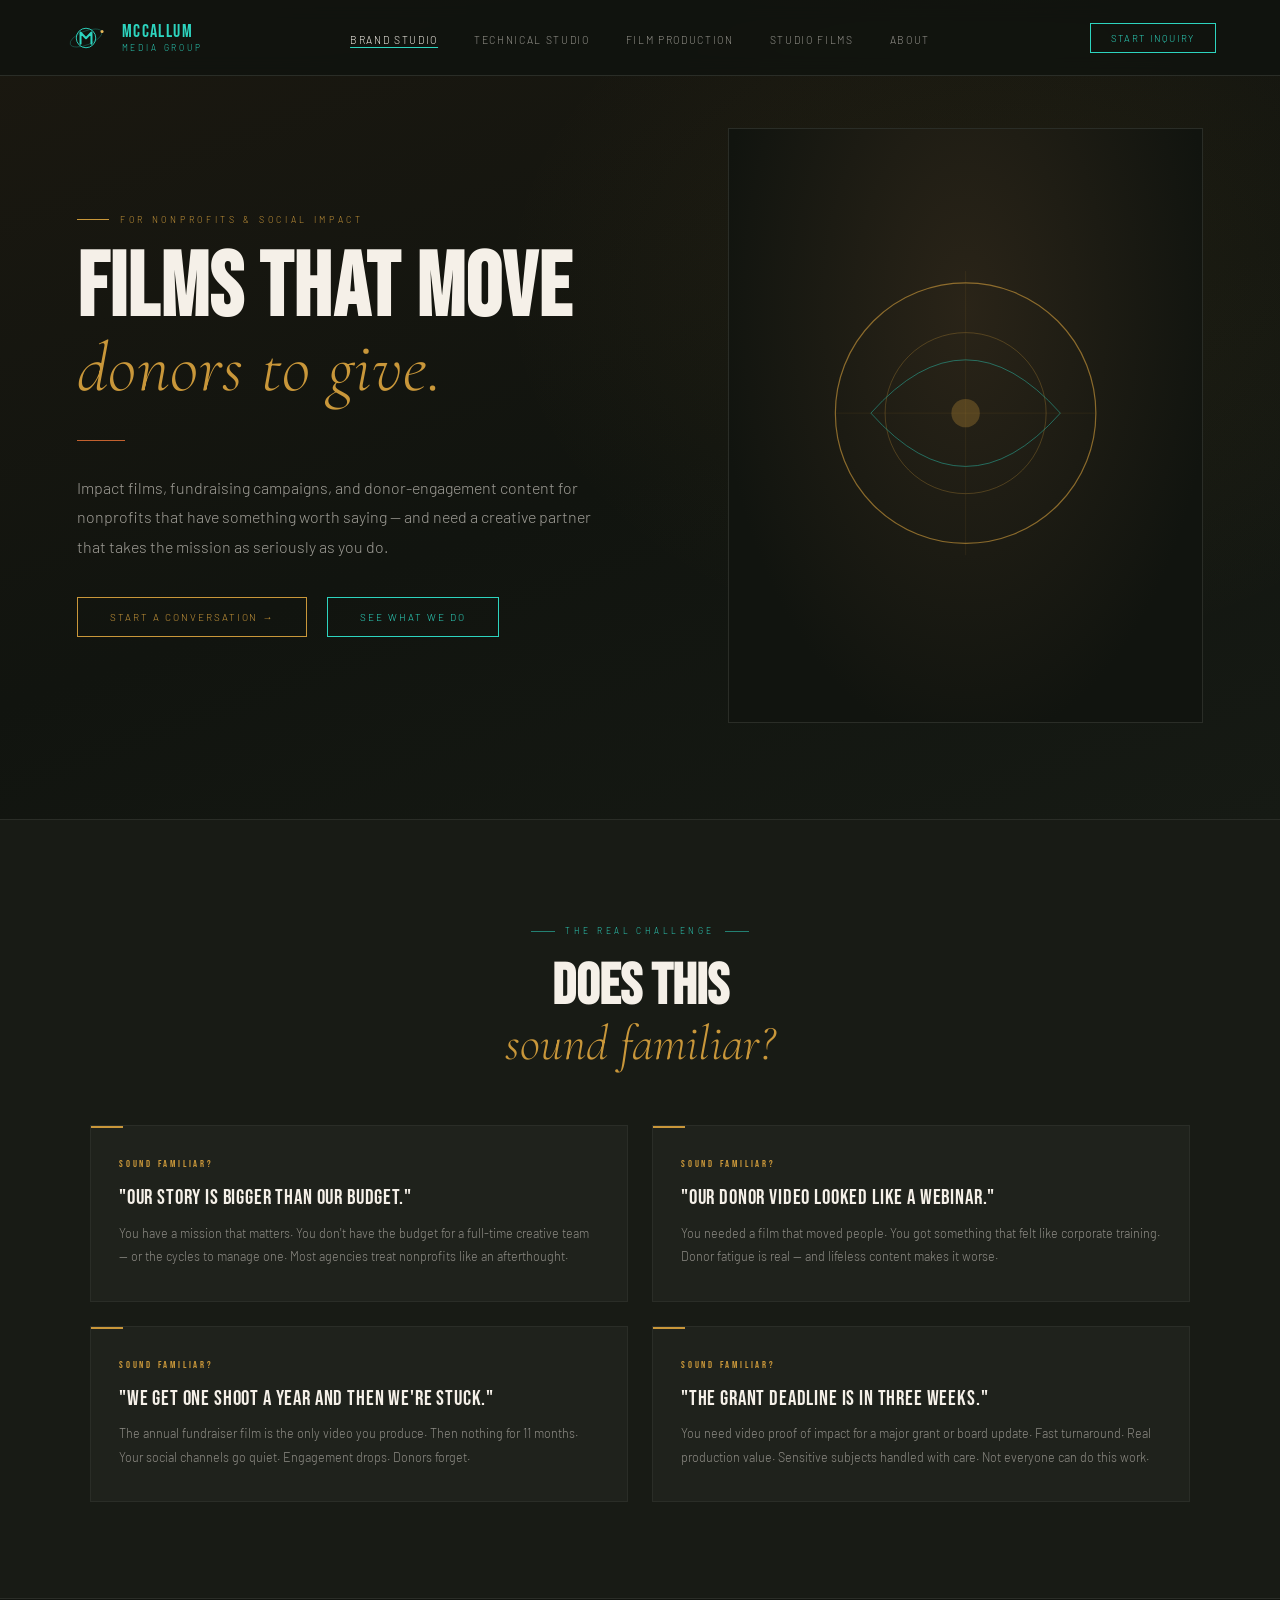
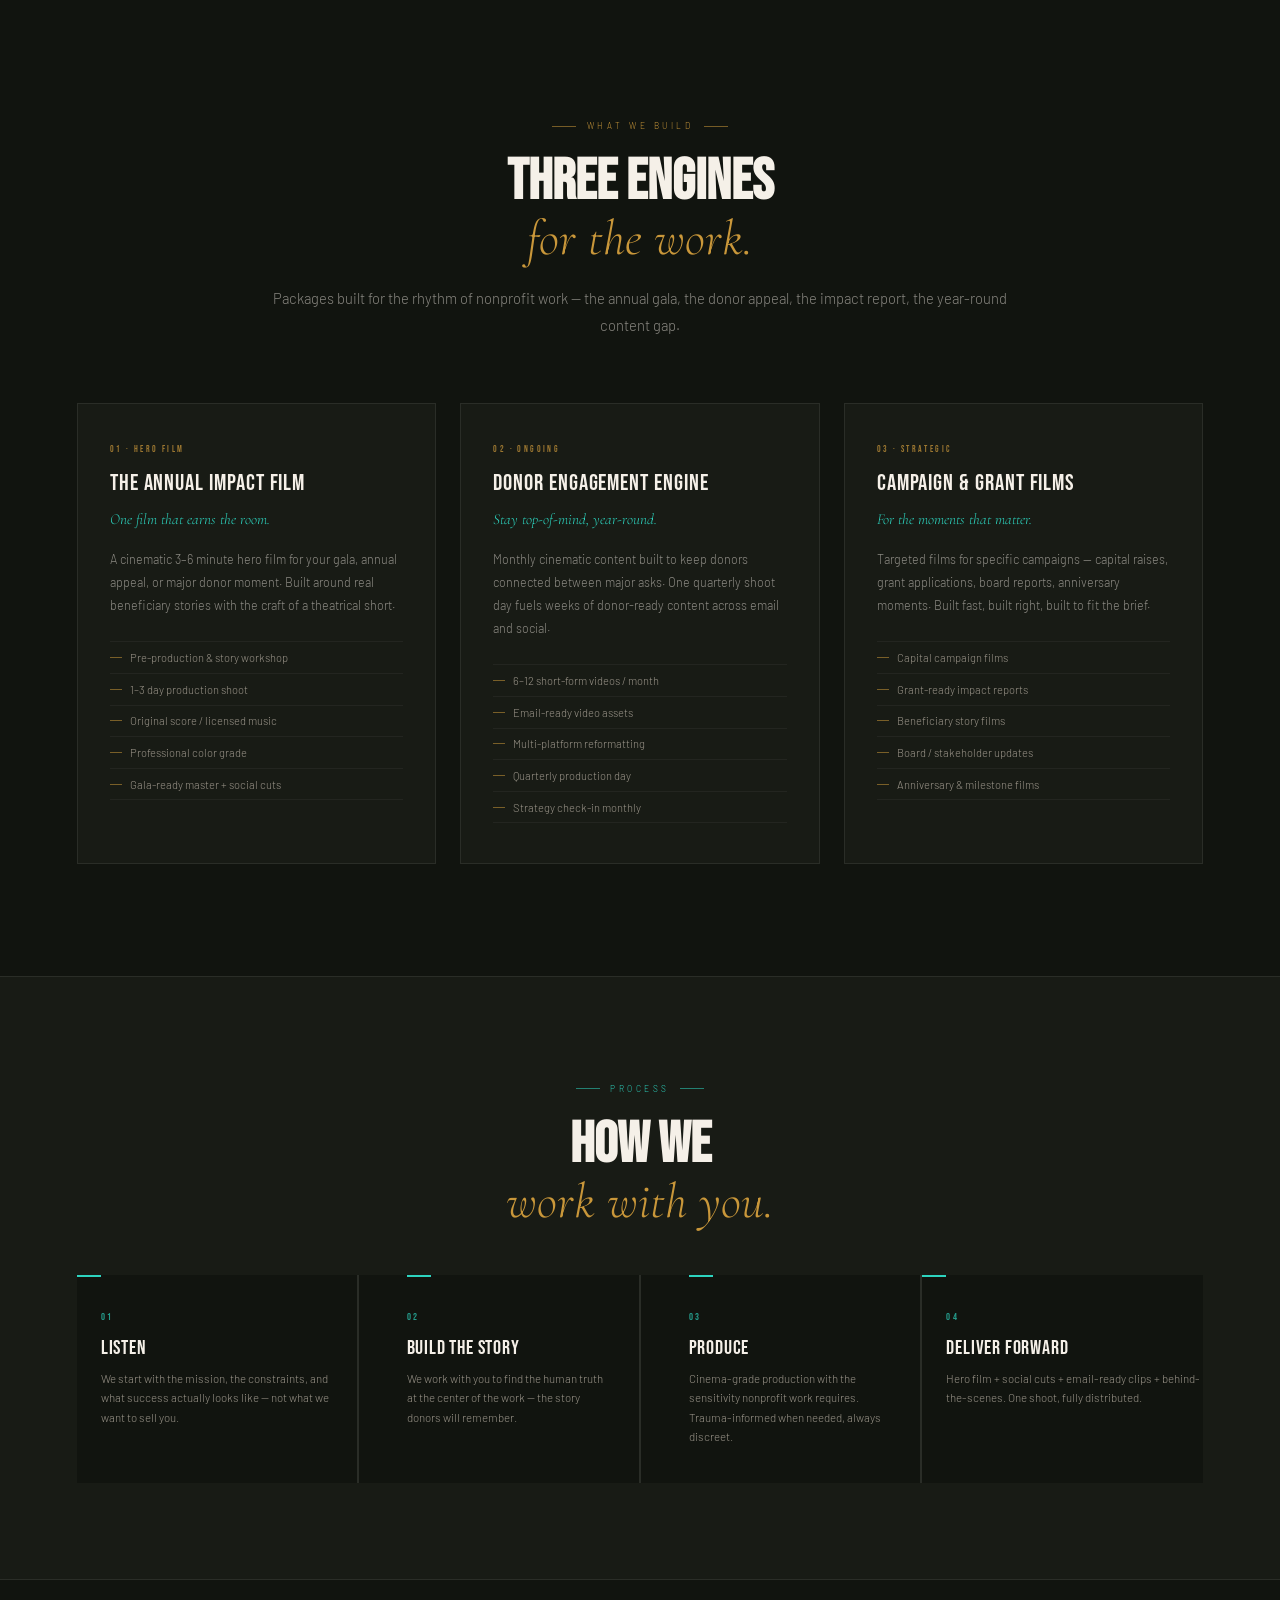
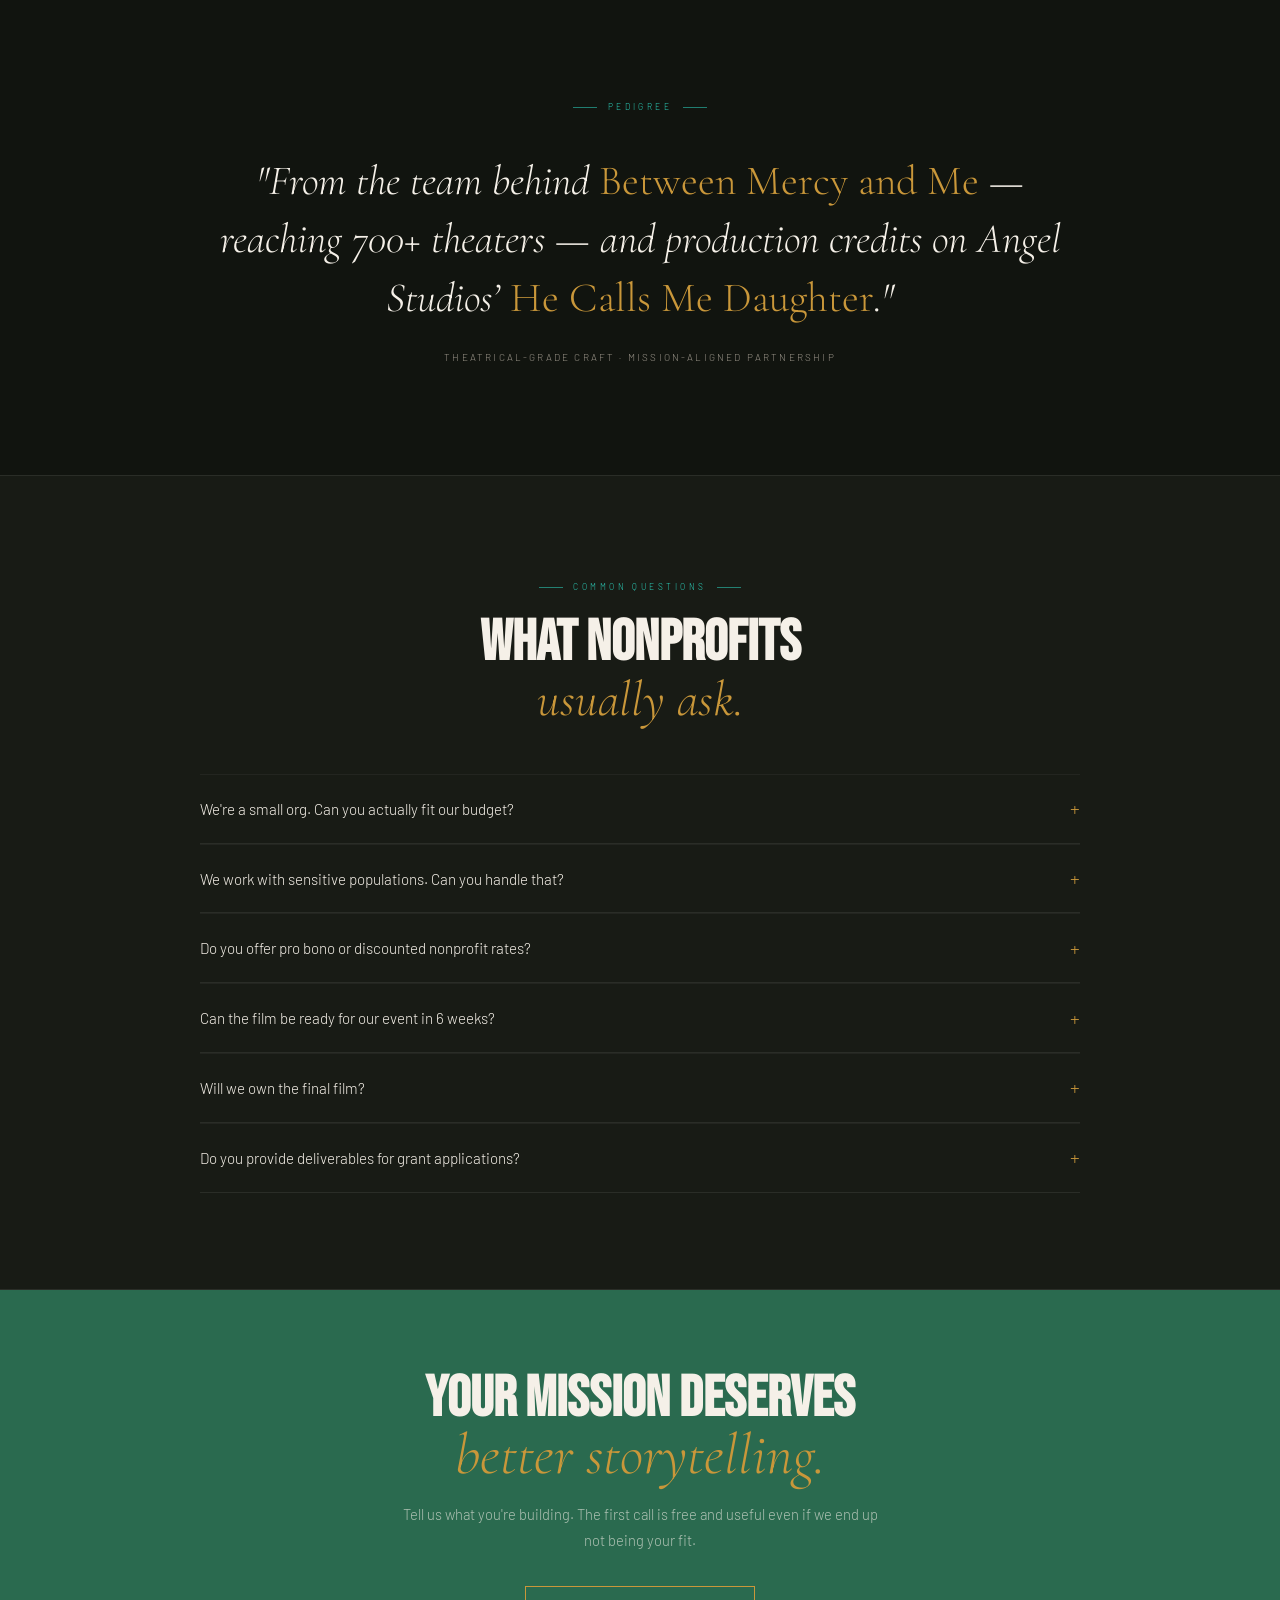
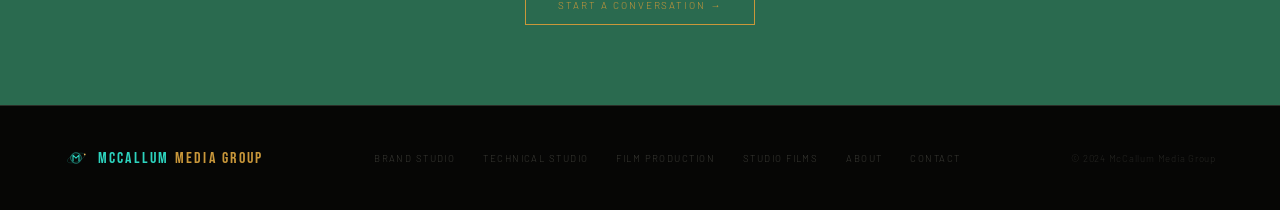
<file: for-nonprofits.html>
<!DOCTYPE html>
<html lang="en">
<head>
<meta charset="UTF-8"/><meta name="viewport" content="width=device-width,initial-scale=1.0"/>
<title>For Nonprofits — McCallum Media Group</title>
<meta name="description" content="Impact films, donor campaigns, and storytelling systems for nonprofits and social-impact organizations. Cinematic craft meets operational consistency."/>
<link rel="stylesheet" href="/css/global.css"/>
<style>
.aud-hero {
  position:relative; padding:8rem 6% 6rem; overflow:hidden;
  background:linear-gradient(160deg, #1B1810 0%, #11140F 55%, #161A14 100%);
  border-bottom:1px solid var(--border);
}
.aud-hero::before {
  content:''; position:absolute; inset:0; opacity:.65;
  background:radial-gradient(ellipse 60% 70% at 78% 35%, rgba(201,151,58,.12) 0%, transparent 65%);
  pointer-events:none;
}
.aud-hero-inner { position:relative; max-width:1180px; margin:0 auto; display:grid; grid-template-columns:1.2fr 1fr; gap:5rem; align-items:center; }
.aud-eye { font-size:.55rem; letter-spacing:.42em; text-transform:uppercase; color:var(--gold); margin-bottom:1.5rem; display:flex; align-items:center; gap:.7rem; }
.aud-eye::before { content:''; display:block; width:32px; height:1px; background:var(--gold); }
.aud-h1 { font-family:var(--disp); font-size:clamp(3rem,7vw,5.6rem); line-height:.9; letter-spacing:.015em; text-transform:uppercase; color:var(--fg); margin-bottom:1.5rem; }
.aud-h1 em { display:block; font-family:var(--serif); font-style:italic; color:var(--gold); font-size:.78em; font-weight:300; line-height:1.12; letter-spacing:.01em; text-transform:none; }
.aud-rule { width:48px; height:1px; background:var(--orange); margin:2rem 0; }
.aud-sub { font-size:1rem; color:rgba(245,240,232,.62); line-height:1.85; max-width:520px; font-weight:300; margin-bottom:2.25rem; }
.aud-actions { display:flex; gap:1.25rem; align-items:center; flex-wrap:wrap; }
.aud-hero-visual {
  position:relative; aspect-ratio:4/5; border:1px solid var(--border);
  background:radial-gradient(ellipse at 50% 30%, #2A2418 0%, #11140F 75%);
  overflow:hidden; display:flex; align-items:center; justify-content:center;
}
.aud-hero-visual svg { width:75%; opacity:.75; }
@media(max-width:900px){ .aud-hero-inner { grid-template-columns:1fr; gap:3rem; } .aud-hero-visual { aspect-ratio:16/10; max-width:480px; margin:0 auto; } }

.pains { padding:6rem 6%; border-bottom:1px solid var(--border); background:var(--bg2); }
.pains-head { max-width:760px; margin:0 auto 3.5rem; text-align:center; }
.pains-eye { font-size:.52rem; letter-spacing:.42em; text-transform:uppercase; color:var(--teal); margin-bottom:1.5rem; display:inline-flex; align-items:center; gap:.65rem; }
.pains-eye::before,.pains-eye::after { content:''; display:block; width:24px; height:1px; background:var(--teal); opacity:.55; }
.pains-hl { font-family:var(--disp); font-size:clamp(2.2rem,4.5vw,3.8rem); line-height:.95; color:var(--fg); margin-bottom:1.25rem; }
.pains-hl em { font-family:var(--serif); font-style:italic; color:var(--gold); font-weight:300; text-transform:none; font-size:.86em; }
.pains-grid { display:grid; grid-template-columns:repeat(2,1fr); gap:1.5rem; max-width:1100px; margin:0 auto; }
.pain-card { padding:2rem 1.75rem; background:var(--bg3); border:1px solid var(--border); position:relative; }
.pain-card::before { content:''; position:absolute; top:0; left:0; width:32px; height:2px; background:var(--gold); }
.pain-q { font-family:var(--disp); font-size:.62rem; letter-spacing:.28em; color:var(--gold); margin-bottom:1rem; display:block; }
.pain-t { font-family:var(--disp); font-size:1.3rem; letter-spacing:.04em; color:var(--fg); margin-bottom:.75rem; line-height:1.15; }
.pain-d { font-size:.78rem; color:var(--dim); line-height:1.85; }
@media(max-width:760px){ .pains-grid { grid-template-columns:1fr; } }

.offer { padding:7rem 6%; border-bottom:1px solid var(--border); }
.offer-head { max-width:760px; margin:0 auto 4rem; text-align:center; }
.offer-eye { font-size:.52rem; letter-spacing:.42em; text-transform:uppercase; color:var(--gold); margin-bottom:1.5rem; display:inline-flex; align-items:center; gap:.65rem; }
.offer-eye::before,.offer-eye::after { content:''; display:block; width:24px; height:1px; background:var(--gold); opacity:.55; }
.offer-hl { font-family:var(--disp); font-size:clamp(2.2rem,4.5vw,3.8rem); line-height:.95; color:var(--fg); margin-bottom:1.25rem; }
.offer-hl em { font-family:var(--serif); font-style:italic; color:var(--gold); font-weight:300; text-transform:none; font-size:.86em; }
.offer-sub { font-size:.92rem; color:var(--dim); line-height:1.85; }
.offer-grid { display:grid; grid-template-columns:repeat(3,1fr); gap:1.5rem; max-width:1240px; margin:0 auto; }
.offer-card { padding:2.5rem 2rem; background:var(--bg2); border:1px solid var(--border); position:relative; }
.offer-card-n { font-family:var(--disp); font-size:.58rem; letter-spacing:.26em; color:var(--gold); opacity:.75; margin-bottom:1rem; display:block; }
.offer-card-t { font-family:var(--disp); font-size:1.45rem; letter-spacing:.04em; color:var(--fg); line-height:1.1; margin-bottom:.85rem; }
.offer-card-tag { font-family:var(--serif); font-style:italic; color:var(--teal); font-size:.95rem; font-weight:300; margin-bottom:1.25rem; }
.offer-card-d { font-size:.78rem; color:var(--dim); line-height:1.85; margin-bottom:1.5rem; }
.offer-list { list-style:none; padding:0; margin:0; border-top:1px solid var(--border2); }
.offer-list li { font-size:.7rem; color:var(--muted); padding:.55rem 0; border-bottom:1px solid var(--border2); display:flex; align-items:center; gap:.5rem; }
.offer-list li::before { content:''; display:block; width:12px; height:1px; background:var(--gold); opacity:.55; flex-shrink:0; }
@media(max-width:900px){ .offer-grid { grid-template-columns:1fr; } }

.process { padding:6rem 6%; border-bottom:1px solid var(--border); background:var(--bg2); }
.process-grid { display:grid; grid-template-columns:repeat(4,1fr); gap:1px; max-width:1240px; margin:3rem auto 0; background:var(--border); }
.process-step { padding:2.25rem 1.5rem; background:var(--bg); position:relative; }
.process-step::before { content:''; position:absolute; top:0; left:0; width:24px; height:2px; background:var(--teal); }
.process-n { font-family:var(--disp); font-size:.6rem; letter-spacing:.26em; color:var(--teal); opacity:.7; margin-bottom:.85rem; display:block; }
.process-t { font-family:var(--disp); font-size:1.25rem; letter-spacing:.04em; color:var(--fg); line-height:1.1; margin-bottom:.6rem; }
.process-d { font-size:.72rem; color:var(--muted); line-height:1.7; }
@media(max-width:760px){ .process-grid { grid-template-columns:1fr; } }

.proof { padding:7rem 6%; border-bottom:1px solid var(--border); text-align:center; }
.proof-eye { font-size:.52rem; letter-spacing:.42em; text-transform:uppercase; color:var(--teal); margin-bottom:1.5rem; display:inline-flex; align-items:center; gap:.65rem; }
.proof-eye::before,.proof-eye::after { content:''; display:block; width:24px; height:1px; background:var(--teal); opacity:.55; }
.proof-q { font-family:var(--serif); font-style:italic; font-size:clamp(1.6rem,3.5vw,2.6rem); font-weight:300; line-height:1.4; color:var(--fg); max-width:880px; margin:1rem auto 1.5rem; }
.proof-q em { font-style:normal; color:var(--gold); }
.proof-c { font-size:.62rem; letter-spacing:.22em; text-transform:uppercase; color:var(--muted); }

.faq { padding:6rem 6%; border-bottom:1px solid var(--border); background:var(--bg2); }
.faq-inner { max-width:880px; margin:0 auto; }
.faq-head { text-align:center; margin-bottom:3rem; }
.faq-q { padding:1.4rem 0; cursor:pointer; font-size:.95rem; color:var(--fg); font-weight:300; display:flex; align-items:center; justify-content:space-between; gap:1rem; border-top:1px solid var(--border2); transition:color .3s; }
.faq-q:hover { color:var(--gold); }
.faq-q-icon { font-size:1.2rem; color:var(--gold); transition:transform .3s; }
.faq-item.open .faq-q-icon { transform:rotate(45deg); }
.faq-a { font-size:.85rem; color:var(--dim); line-height:1.85; padding:0 0 1.4rem; display:none; }
.faq-item.open .faq-a { display:block; }

.cta-band { padding:5rem 6%; text-align:center; background:var(--green); }
.cta-band h2 { font-family:var(--disp); font-size:clamp(2rem,5vw,3.6rem); line-height:1; margin-bottom:1rem; }
.cta-band h2 em { font-family:var(--serif); font-style:italic; color:var(--gold); font-weight:300; }
.cta-band p { font-size:.92rem; color:rgba(245,240,232,.65); max-width:480px; margin:0 auto 2rem; line-height:1.8; }
</style>
  <link rel="icon" type="image/png" sizes="32x32" href="/favicon-32x32.png">
  <link rel="icon" type="image/png" sizes="16x16" href="/favicon-16x16.png">
  <link rel="apple-touch-icon" sizes="180x180" href="/favicon-180x180.png">
  <link rel="manifest" href="/site.webmanifest">
  <meta name="theme-color" content="#11140F">
  <meta name="msapplication-TileColor" content="#11140F">
</head>
<body>

<nav class="nav">
  <a href="/index.html" class="nav-logo"><svg class="nav-logo-mark" width="30" height="30" viewBox="-185 -120 370 240" aria-hidden="true"><ellipse cx="0" cy="0" rx="142" ry="58" fill="none" stroke="#2DD4BF" stroke-width="4" opacity="0.55" transform="rotate(-22)"/><circle cx="0" cy="0" r="82" fill="none" stroke="#2DD4BF" stroke-width="8"/><path d="M-46 48 L-46 -46 L0 2 L46 -46 L46 48" fill="none" stroke="#2DD4BF" stroke-width="17" stroke-linejoin="round" stroke-linecap="round"/><circle cx="135" cy="-55" r="13" fill="#E9B85A"/></svg><span class="nav-logo-word"><span class="nav-logo-name">McCallum</span><span class="nav-logo-sub">Media Group</span></span></a>
  <ul class="nav-links">
    <li><a href="/brand-studio.html" class="active">Brand Studio</a></li>
    <li><a href="/technical-studio.html">Technical Studio</a></li>
    <li><a href="/film-production.html">Film Production</a></li>
    <li><a href="/productions.html">Studio Films</a></li>
    <li><a href="/about.html">About</a></li>
  </ul>
  <div class="nav-right">
    <a href="/contact.html" class="nav-cta">Start Inquiry</a>
    <button class="hamburger" id="hamburger" onclick="toggleMenu()"><span></span><span></span><span></span></button>
  </div>
</nav>
<div class="mobile-menu" id="mobileMenu">
  <a href="/brand-studio.html"     onclick="closeMenu()">Brand Studio</a>
  <a href="/technical-studio.html" onclick="closeMenu()">Technical Studio</a>
  <a href="/film-production.html"  onclick="closeMenu()">Film Production</a>
  <a href="/productions.html"      onclick="closeMenu()">Studio Films</a>
  <a href="/about.html"            onclick="closeMenu()">About</a>
  <a href="/contact.html"          onclick="closeMenu()">Contact</a>
  <div class="mobile-cta-wrap"><a href="/contact.html" class="btn btn-teal" onclick="closeMenu()">Start Inquiry</a></div>
</div>

<section class="aud-hero">
  <div class="aud-hero-inner">
    <div class="reveal">
      <div class="aud-eye">For Nonprofits &amp; Social Impact</div>
      <h1 class="aud-h1">Films that move<em>donors to give.</em></h1>
      <div class="aud-rule"></div>
      <p class="aud-sub">Impact films, fundraising campaigns, and donor-engagement content for nonprofits that have something worth saying &mdash; and need a creative partner that takes the mission as seriously as you do.</p>
      <div class="aud-actions">
        <a href="/contact.html" class="btn btn-gold">Start a Conversation &rarr;</a>
        <a href="#offers" class="btn btn-teal">See What We Do</a>
      </div>
    </div>
    <div class="aud-hero-visual reveal rd1">
      <svg viewBox="0 0 300 380" fill="none">
        <circle cx="150" cy="180" r="110" stroke="#C9973A" stroke-width="1" opacity=".85"/>
        <circle cx="150" cy="180" r="68" stroke="#C9973A" stroke-width=".6" opacity=".55"/>
        <path d="M70 180 Q150 90 230 180 Q150 270 70 180Z" stroke="#2DD4BF" stroke-width=".7" opacity=".7"/>
        <circle cx="150" cy="180" r="12" fill="#C9973A" opacity=".4"/>
        <line x1="40" y1="180" x2="260" y2="180" stroke="#C9973A" stroke-width=".3" opacity=".35"/>
        <line x1="150" y1="60" x2="150" y2="300" stroke="#C9973A" stroke-width=".3" opacity=".35"/>
      </svg>
    </div>
  </div>
</section>

<section class="pains">
  <div class="pains-head reveal">
    <div class="pains-eye">The Real Challenge</div>
    <h2 class="pains-hl">Does this<br><em>sound familiar?</em></h2>
  </div>
  <div class="pains-grid">
    <div class="pain-card reveal">
      <span class="pain-q">Sound Familiar?</span>
      <div class="pain-t">"Our story is bigger than our budget."</div>
      <p class="pain-d">You have a mission that matters. You don't have the budget for a full-time creative team &mdash; or the cycles to manage one. Most agencies treat nonprofits like an afterthought.</p>
    </div>
    <div class="pain-card reveal rd1">
      <span class="pain-q">Sound Familiar?</span>
      <div class="pain-t">"Our donor video looked like a webinar."</div>
      <p class="pain-d">You needed a film that moved people. You got something that felt like corporate training. Donor fatigue is real &mdash; and lifeless content makes it worse.</p>
    </div>
    <div class="pain-card reveal">
      <span class="pain-q">Sound Familiar?</span>
      <div class="pain-t">"We get one shoot a year and then we're stuck."</div>
      <p class="pain-d">The annual fundraiser film is the only video you produce. Then nothing for 11 months. Your social channels go quiet. Engagement drops. Donors forget.</p>
    </div>
    <div class="pain-card reveal rd1">
      <span class="pain-q">Sound Familiar?</span>
      <div class="pain-t">"The grant deadline is in three weeks."</div>
      <p class="pain-d">You need video proof of impact for a major grant or board update. Fast turnaround. Real production value. Sensitive subjects handled with care. Not everyone can do this work.</p>
    </div>
  </div>
</section>

<section class="offer" id="offers">
  <div class="offer-head reveal">
    <div class="offer-eye">What We Build</div>
    <h2 class="offer-hl">Three engines<br><em>for the work.</em></h2>
    <p class="offer-sub">Packages built for the rhythm of nonprofit work &mdash; the annual gala, the donor appeal, the impact report, the year-round content gap.</p>
  </div>
  <div class="offer-grid">

    <div class="offer-card reveal">
      <span class="offer-card-n">01 &middot; Hero Film</span>
      <div class="offer-card-t">The Annual Impact Film</div>
      <div class="offer-card-tag">One film that earns the room.</div>
      <p class="offer-card-d">A cinematic 3&ndash;6 minute hero film for your gala, annual appeal, or major donor moment. Built around real beneficiary stories with the craft of a theatrical short.</p>
      <ul class="offer-list">
        <li>Pre-production &amp; story workshop</li>
        <li>1&ndash;3 day production shoot</li>
        <li>Original score / licensed music</li>
        <li>Professional color grade</li>
        <li>Gala-ready master + social cuts</li>
      </ul>
    </div>

    <div class="offer-card reveal rd1">
      <span class="offer-card-n">02 &middot; Ongoing</span>
      <div class="offer-card-t">Donor Engagement Engine</div>
      <div class="offer-card-tag">Stay top-of-mind, year-round.</div>
      <p class="offer-card-d">Monthly cinematic content built to keep donors connected between major asks. One quarterly shoot day fuels weeks of donor-ready content across email and social.</p>
      <ul class="offer-list">
        <li>6&ndash;12 short-form videos / month</li>
        <li>Email-ready video assets</li>
        <li>Multi-platform reformatting</li>
        <li>Quarterly production day</li>
        <li>Strategy check-in monthly</li>
      </ul>
    </div>

    <div class="offer-card reveal rd2">
      <span class="offer-card-n">03 &middot; Strategic</span>
      <div class="offer-card-t">Campaign &amp; Grant Films</div>
      <div class="offer-card-tag">For the moments that matter.</div>
      <p class="offer-card-d">Targeted films for specific campaigns &mdash; capital raises, grant applications, board reports, anniversary moments. Built fast, built right, built to fit the brief.</p>
      <ul class="offer-list">
        <li>Capital campaign films</li>
        <li>Grant-ready impact reports</li>
        <li>Beneficiary story films</li>
        <li>Board / stakeholder updates</li>
        <li>Anniversary &amp; milestone films</li>
      </ul>
    </div>

  </div>
</section>

<section class="process">
  <div style="text-align:center;max-width:760px;margin:0 auto">
    <div class="pains-eye reveal">Process</div>
    <h2 class="pains-hl reveal">How we<br><em>work with you.</em></h2>
  </div>
  <div class="process-grid">
    <div class="process-step reveal">
      <span class="process-n">01</span>
      <div class="process-t">Listen</div>
      <p class="process-d">We start with the mission, the constraints, and what success actually looks like &mdash; not what we want to sell you.</p>
    </div>
    <div class="process-step reveal rd1">
      <span class="process-n">02</span>
      <div class="process-t">Build the Story</div>
      <p class="process-d">We work with you to find the human truth at the center of the work &mdash; the story donors will remember.</p>
    </div>
    <div class="process-step reveal rd2">
      <span class="process-n">03</span>
      <div class="process-t">Produce</div>
      <p class="process-d">Cinema-grade production with the sensitivity nonprofit work requires. Trauma-informed when needed, always discreet.</p>
    </div>
    <div class="process-step reveal rd3">
      <span class="process-n">04</span>
      <div class="process-t">Deliver Forward</div>
      <p class="process-d">Hero film + social cuts + email-ready clips + behind-the-scenes. One shoot, fully distributed.</p>
    </div>
  </div>
</section>

<section class="proof">
  <div class="proof-eye reveal">Pedigree</div>
  <div class="proof-q reveal">"From the team behind <em>Between Mercy and Me</em> &mdash; reaching 700+ theaters &mdash; and production credits on Angel Studios&rsquo; <em>He Calls Me Daughter</em>."</div>
  <div class="proof-c reveal">Theatrical-grade craft &middot; Mission-aligned partnership</div>
</section>

<section class="faq">
  <div class="faq-inner">
    <div class="faq-head reveal">
      <div class="pains-eye" style="justify-content:center">Common Questions</div>
      <h2 class="pains-hl">What nonprofits<br><em>usually ask.</em></h2>
    </div>

    <div class="faq-item">
      <div class="faq-q" onclick="toggleFaq(this)">We're a small org. Can you actually fit our budget?<span class="faq-q-icon">+</span></div>
      <div class="faq-a">Yes. We have packages that start meaningfully below traditional agency rates, and we structure projects so a single production day fuels months of content. We're honest in the first call about whether your budget and goals match &mdash; we don't take projects we can't do well.</div>
    </div>
    <div class="faq-item">
      <div class="faq-q" onclick="toggleFaq(this)">We work with sensitive populations. Can you handle that?<span class="faq-q-icon">+</span></div>
      <div class="faq-a">Yes. We have experience with trauma-informed production, consent workflows, identity protection (silhouettes, voice modulation, composite stories where appropriate), and on-set sensitivity protocols. Beneficiary dignity is non-negotiable on our shoots.</div>
    </div>
    <div class="faq-item">
      <div class="faq-q" onclick="toggleFaq(this)">Do you offer pro bono or discounted nonprofit rates?<span class="faq-q-icon">+</span></div>
      <div class="faq-a">We reserve a small portion of our annual calendar for cause-aligned pro bono and reduced-rate work. Reach out and tell us about the mission &mdash; if it fits, we'll find a way.</div>
    </div>
    <div class="faq-item">
      <div class="faq-q" onclick="toggleFaq(this)">Can the film be ready for our event in 6 weeks?<span class="faq-q-icon">+</span></div>
      <div class="faq-a">Often, yes &mdash; depending on scope. A focused 3-minute impact film with one shoot day can absolutely turn in 6 weeks. A multi-location documentary, no. We'll tell you the truth on the first call.</div>
    </div>
    <div class="faq-item">
      <div class="faq-q" onclick="toggleFaq(this)">Will we own the final film?<span class="faq-q-icon">+</span></div>
      <div class="faq-a">Yes. You own the finished deliverables outright with full rights to distribute on any platform you choose. We retain rights to use our work in our portfolio &mdash; with your approval on case studies.</div>
    </div>
    <div class="faq-item">
      <div class="faq-q" onclick="toggleFaq(this)">Do you provide deliverables for grant applications?<span class="faq-q-icon">+</span></div>
      <div class="faq-a">Absolutely. Grant-ready video deliverables, impact report assets, board update films, and stakeholder cuts are common formats we build for. Tell us the requirements up front and we'll match them.</div>
    </div>
  </div>
</section>

<section class="cta-band">
  <h2 class="reveal">Your mission deserves<br><em>better storytelling.</em></h2>
  <p class="reveal">Tell us what you're building. The first call is free and useful even if we end up not being your fit.</p>
  <a href="/contact.html" class="btn btn-gold reveal" style="margin:0 auto">Start a Conversation &rarr;</a>
</section>

<footer>
  <div class="footer-logo"><svg class="footer-logo-mark" width="24" height="24" viewBox="-185 -120 370 240" aria-hidden="true"><ellipse cx="0" cy="0" rx="142" ry="58" fill="none" stroke="#2DD4BF" stroke-width="4" opacity="0.55" transform="rotate(-22)"/><circle cx="0" cy="0" r="82" fill="none" stroke="#2DD4BF" stroke-width="8"/><path d="M-46 48 L-46 -46 L0 2 L46 -46 L46 48" fill="none" stroke="#2DD4BF" stroke-width="17" stroke-linejoin="round" stroke-linecap="round"/><circle cx="135" cy="-55" r="13" fill="#E9B85A"/></svg><span class="footer-logo-txt">McCallum <em>Media Group</em></span></div>
  <div class="footer-links">
    <a href="/brand-studio.html">Brand Studio</a>
    <a href="/technical-studio.html">Technical Studio</a>
    <a href="/film-production.html">Film Production</a>
    <a href="/productions.html">Studio Films</a>
    <a href="/about.html">About</a>
    <a href="/contact.html">Contact</a>
  </div>
  <div class="footer-copy">&copy; 2024 McCallum Media Group</div>
</footer>

<script>
let menuOpen=false;
function toggleMenu(){menuOpen=!menuOpen;document.getElementById('hamburger').classList.toggle('open',menuOpen);document.getElementById('mobileMenu').classList.toggle('open',menuOpen);}
function closeMenu(){menuOpen=false;document.getElementById('hamburger').classList.remove('open');document.getElementById('mobileMenu').classList.remove('open');}
const io=new IntersectionObserver(e=>e.forEach(x=>{if(x.isIntersecting){x.target.classList.add('on');io.unobserve(x.target);}}),{threshold:.1});
document.querySelectorAll('.reveal').forEach(el=>io.observe(el));
function toggleFaq(el){const item=el.parentElement;const open=item.classList.contains('open');document.querySelectorAll('.faq-item').forEach(i=>i.classList.remove('open'));if(!open)item.classList.add('open');}
</script>
</body>
</html>
</file>
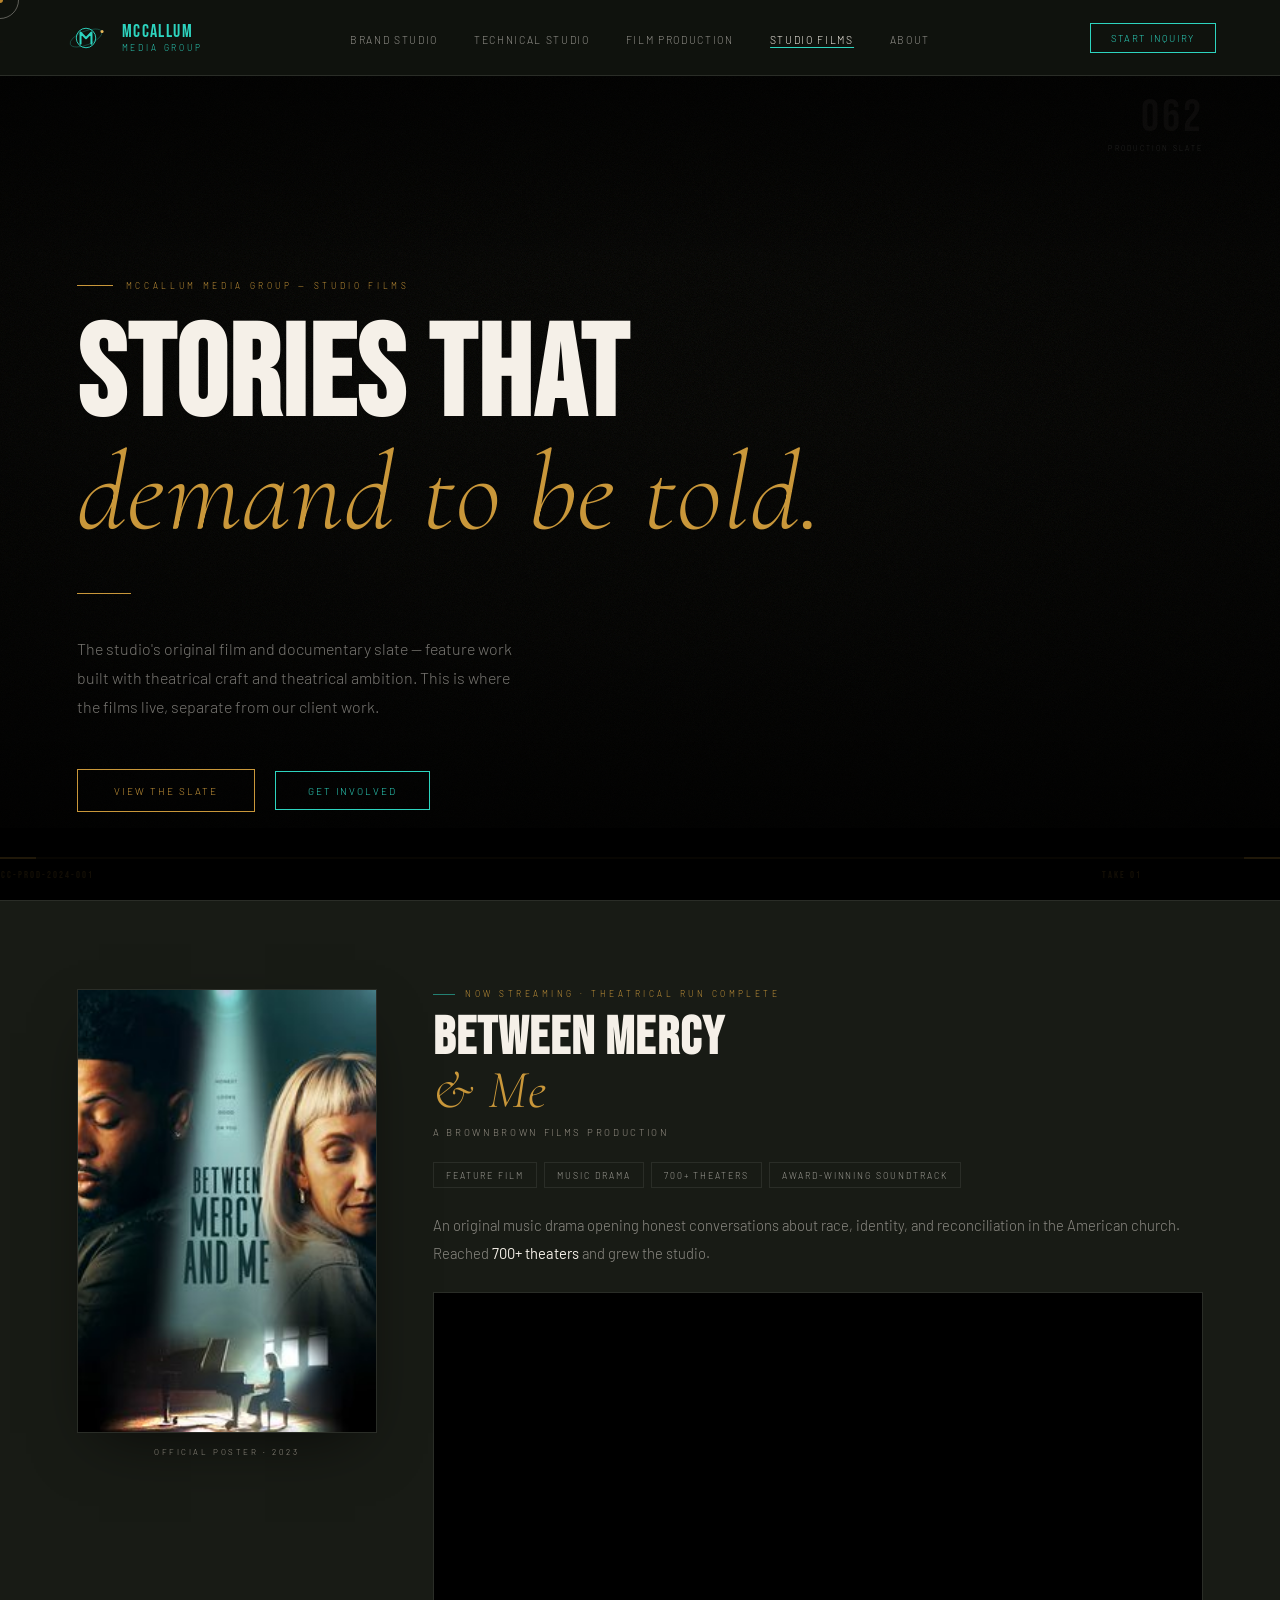
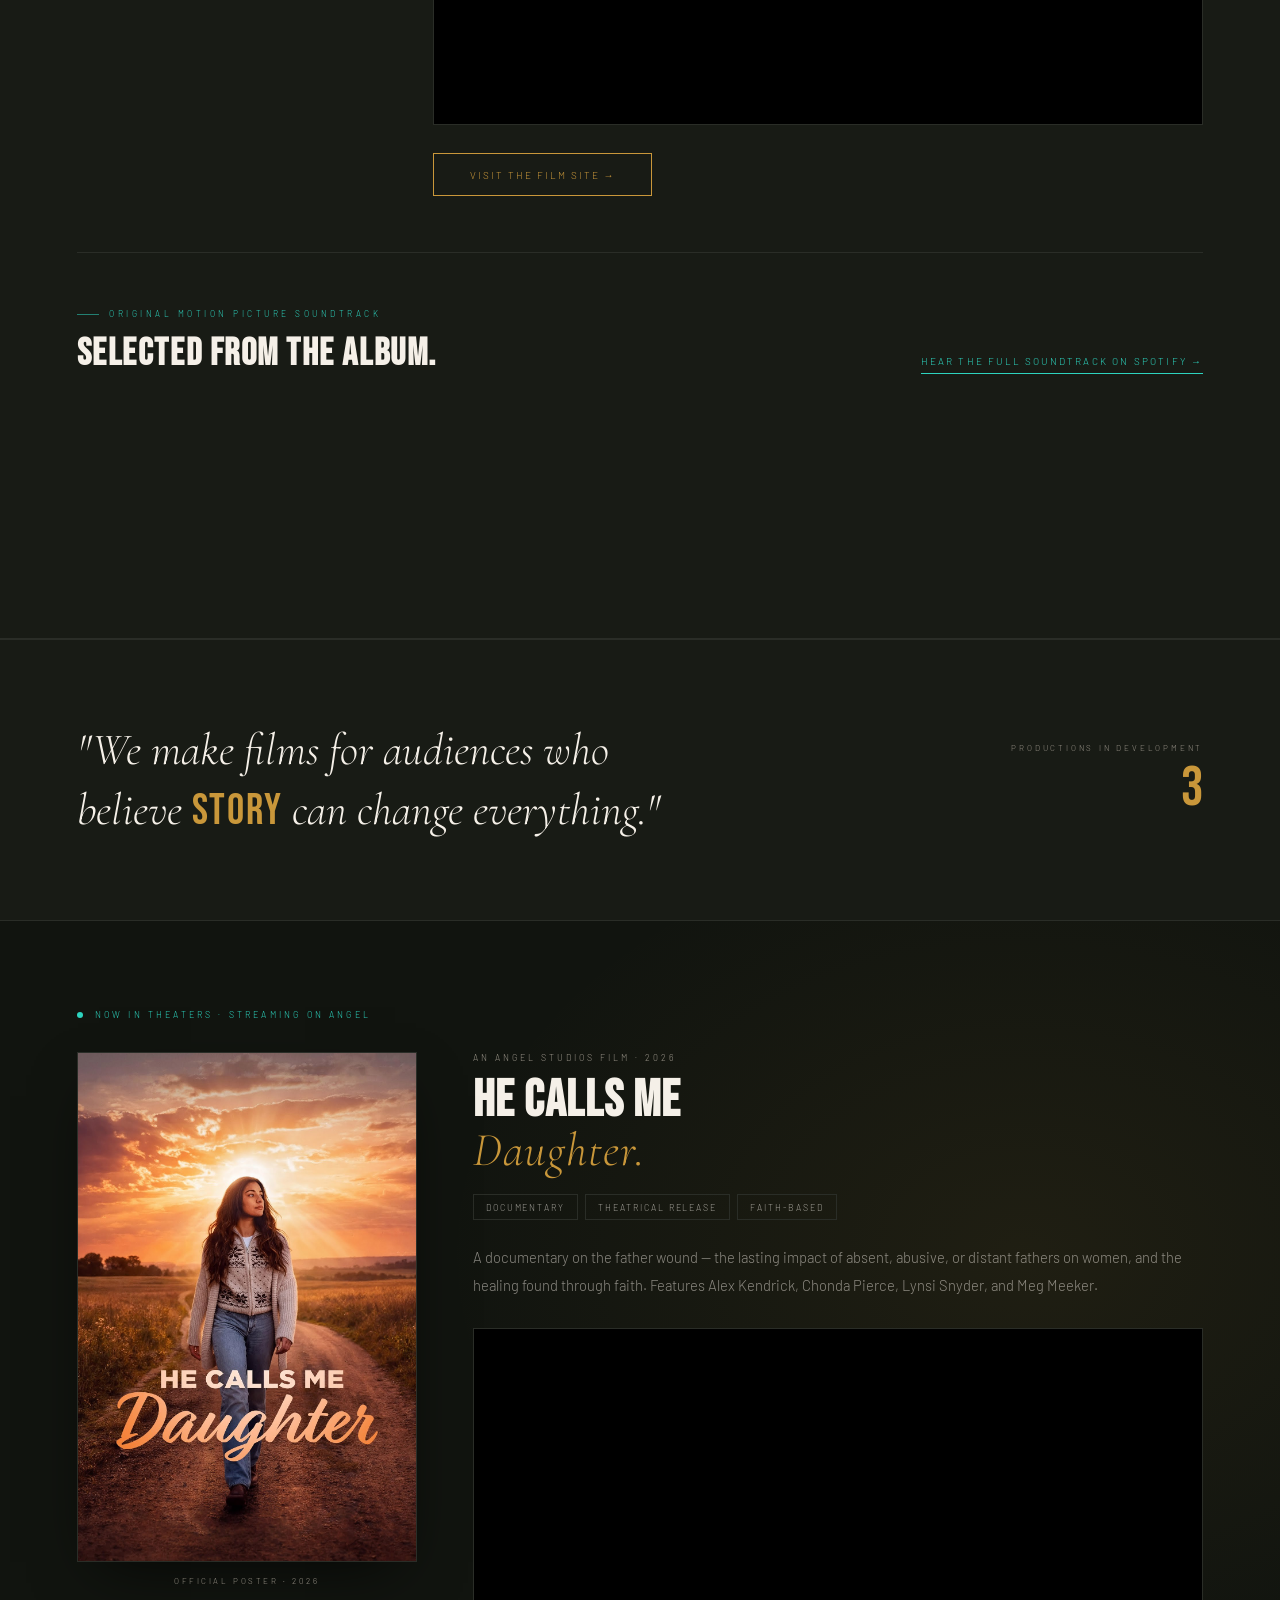
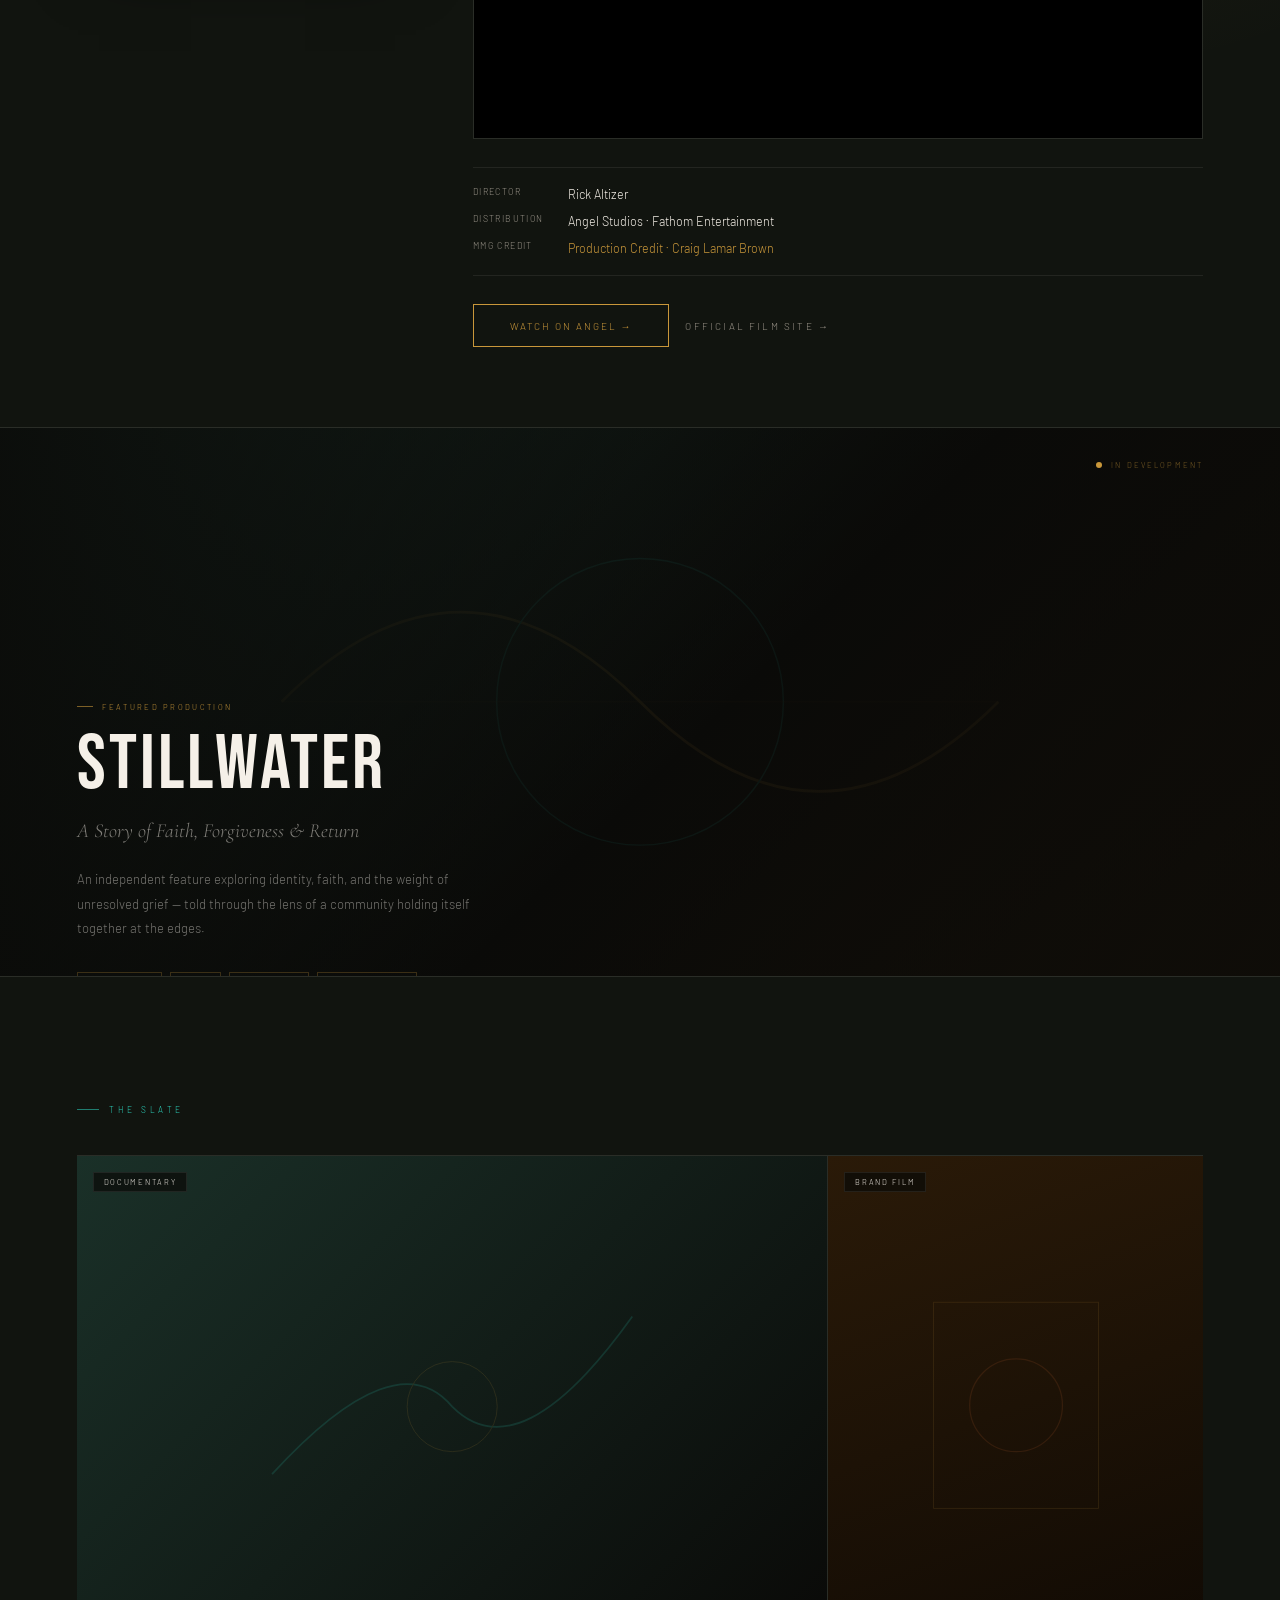
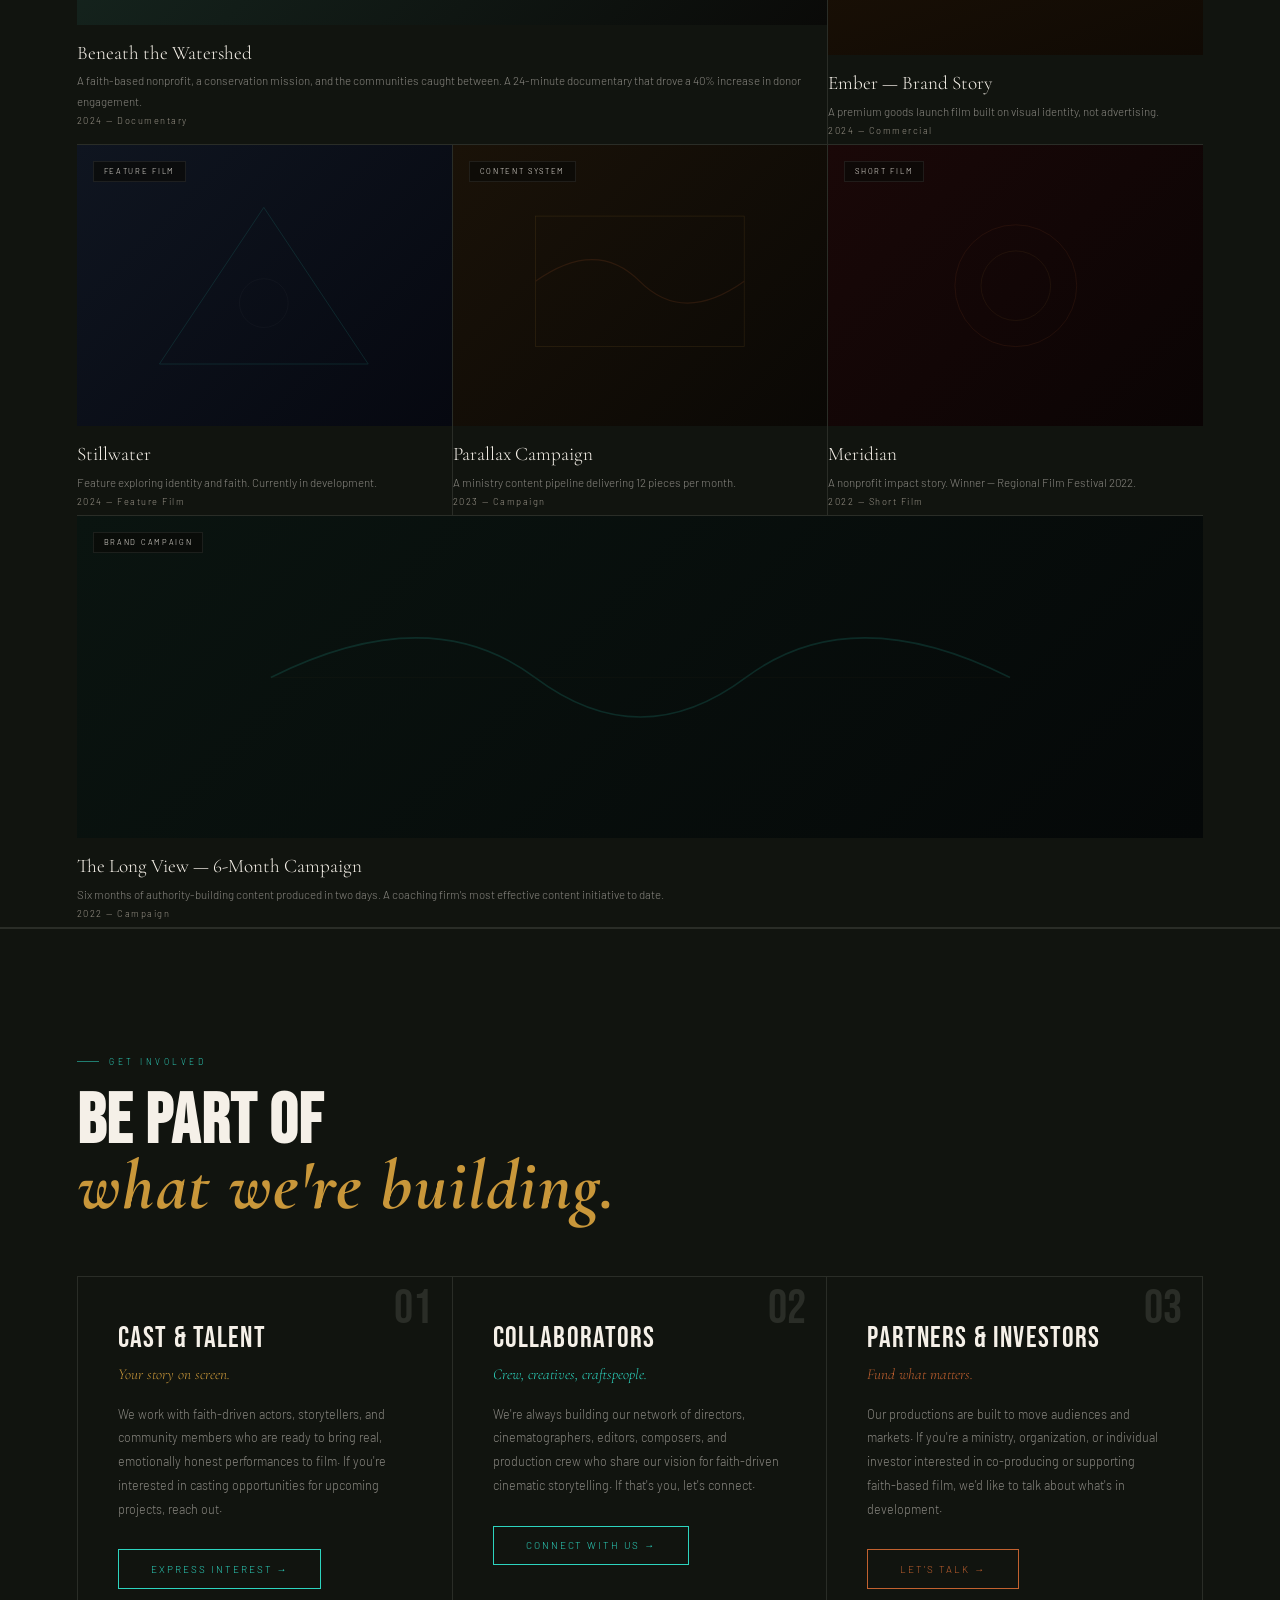
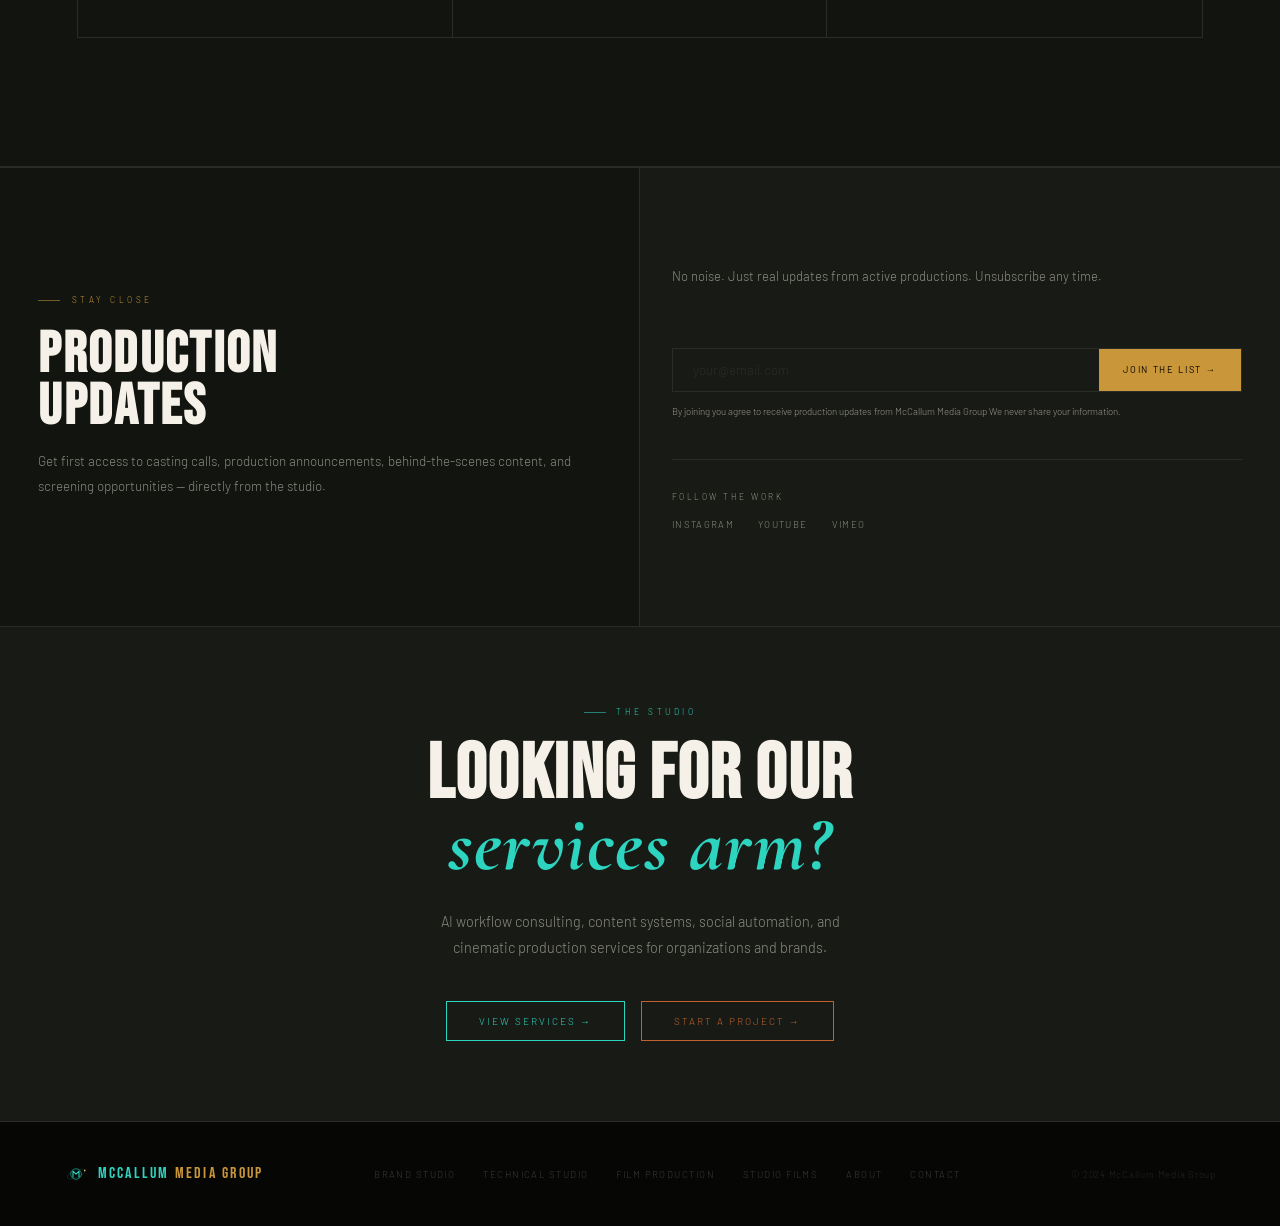
<file: productions.html>
<!DOCTYPE html>
<html lang="en">
<head>
<meta charset="UTF-8"/><meta name="viewport" content="width=device-width,initial-scale=1.0"/>
<title>Productions — McCallum Media Group</title>
<meta name="description" content="Faith-based feature films, documentaries, and cinematic storytelling. Built for audiences who believe story can change everything."/>
<link rel="stylesheet" href="/css/global.css"/>
<style>

/* ══ CURSOR ══ */
*,*::before,*::after{cursor:none!important}
.cur-dot{position:fixed;width:6px;height:6px;border-radius:50%;background:var(--gold);pointer-events:none;z-index:9999;transform:translate(-50%,-50%);mix-blend-mode:difference}
.cur-ring{position:fixed;width:38px;height:38px;border-radius:50%;border:1px solid rgba(245,240,232,.35);pointer-events:none;z-index:9998;transform:translate(-50%,-50%);transition:width .45s cubic-bezier(.16,1,.3,1),height .45s cubic-bezier(.16,1,.3,1),border-color .3s}
.cur-ring.big{width:80px;height:80px;border-color:var(--gold)}
.cur-label{position:fixed;pointer-events:none;z-index:9997;font-size:.44rem;letter-spacing:.2em;text-transform:uppercase;color:var(--gold);opacity:0;transform:translate(-50%,18px);transition:opacity .3s;white-space:nowrap}
.cur-label.on{opacity:1}
@media(max-width:800px){.cur-dot,.cur-ring,.cur-label{display:none}}

/* ══ PRODUCTIONS HERO — full black, title treatment ══ */
.prod-hero{
  position:relative;width:100%;height:100vh;min-height:640px;
  display:flex;align-items:flex-end;overflow:hidden;
  background:#020200;
}
.ph-vid{position:absolute;inset:0;z-index:0;overflow:hidden}
.ph-vid video{position:absolute;top:50%;left:50%;transform:translate(-50%,-50%);min-width:100%;min-height:100%;object-fit:cover;filter:saturate(.7) brightness(.6) contrast(1.04)}
.grain{position:absolute;inset:0;z-index:1;pointer-events:none;opacity:.07;background-image:url("data:image/svg+xml,%3Csvg viewBox='0 0 256 256' xmlns='http://www.w3.org/2000/svg'%3E%3Cfilter id='n'%3E%3CfeTurbulence type='fractalNoise' baseFrequency='0.88' numOctaves='4' stitchTiles='stitch'/%3E%3C/filter%3E%3Crect width='100%25' height='100%25' filter='url(%23n)'/%3E%3C/svg%3E");background-size:180px;animation:grain 8s steps(10) infinite}
@keyframes grain{0%{transform:translate(0,0)}10%{transform:translate(-2%,-3%)}20%{transform:translate(3%,1%)}30%{transform:translate(-1%,4%)}40%{transform:translate(2%,-2%)}50%{transform:translate(-3%,3%)}60%{transform:translate(1%,-1%)}70%{transform:translate(-2%,2%)}80%{transform:translate(3%,-3%)}90%{transform:translate(-1%,1%)}100%{transform:translate(0,0)}}
.lb-t{position:absolute;top:0;left:0;right:0;height:8vh;background:#000;z-index:2}
.lb-b{position:absolute;bottom:0;left:0;right:0;height:8vh;background:#000;z-index:2}
.ov{position:absolute;inset:0;pointer-events:none}
.ov-vig{z-index:3;background:radial-gradient(ellipse 105% 95% at 50% 50%,transparent 18%,rgba(0,0,0,.36) 60%,rgba(0,0,0,.78) 100%)}
.ov-bb{z-index:4;background:linear-gradient(to top,rgba(0,0,0,.8) 0%,rgba(0,0,0,.32) 28%,transparent 56%)}
.ov-t{z-index:4;background:linear-gradient(to bottom,rgba(0,0,0,.8) 0%,transparent 30%)}

/* Film frame — gold version for productions */
.ff{position:absolute;inset:0;z-index:6;pointer-events:none;opacity:.18}
.ff svg{width:100%;height:100%}

.ph-content{
  position:relative;z-index:10;
  padding:0 6% 5.5rem;
  width:100%;
}
.ph-ey{font-size:.52rem;letter-spacing:.44em;text-transform:uppercase;color:var(--gold);margin-bottom:2rem;display:flex;align-items:center;gap:.8rem;opacity:0;animation:su 1s .3s cubic-bezier(.16,1,.3,1) both}
.ph-ey::before{content:'';display:block;width:36px;height:1px;background:var(--gold)}
.ph-h1{font-family:var(--disp);font-size:clamp(4rem,10vw,9.5rem);line-height:.86;letter-spacing:.015em;text-transform:uppercase;opacity:0;animation:su 1.1s .5s cubic-bezier(.16,1,.3,1) both}
.ph-h1 em{display:block;font-family:var(--serif);font-style:italic;color:var(--gold);font-size:.87em;font-weight:300;text-transform:none;line-height:1.08;letter-spacing:.01em}
.ph-div{width:54px;height:1px;background:var(--gold);margin:2.5rem 0;opacity:0;animation:fi 1s 1s both}
.ph-sub{font-size:clamp(.84rem,1.35vw,1rem);color:rgba(245,240,232,.48);max-width:440px;line-height:1.82;font-weight:300;margin-bottom:3rem;opacity:0;animation:fi 1s 1.1s both}
.ph-acts{display:flex;gap:1.25rem;align-items:center;flex-wrap:wrap;opacity:0;animation:fi 1s 1.3s both}
.btn-gold{font-family:var(--body);font-size:.62rem;letter-spacing:.2em;text-transform:uppercase;padding:.9rem 2.25rem;background:transparent;color:var(--gold);text-decoration:none;border:1px solid var(--gold);transition:all .35s}
.btn-gold:hover{background:var(--gold);color:#000}
.ph-meta{position:absolute;top:calc(8vh + 1.5rem);right:6%;z-index:8;text-align:right;opacity:0;animation:fi 1s 1.4s both}
.ph-meta-num{font-family:var(--disp);font-size:clamp(1.8rem,3.5vw,3.5rem);color:rgba(245,240,232,.04);line-height:1;letter-spacing:.06em}
.ph-meta-lbl{font-size:.44rem;letter-spacing:.3em;text-transform:uppercase;color:rgba(255,255,255,.14);margin-top:.2rem}

@keyframes fi{from{opacity:0}to{opacity:1}}
@keyframes su{from{opacity:0;transform:translateY(38px)}to{opacity:1;transform:none}}

/* ══ STATEMENT BAND ══ */
.stmt{
  padding:5rem 6%;
  border-top:1px solid var(--border);border-bottom:1px solid var(--border);
  background:var(--bg2);
  display:flex;align-items:center;justify-content:space-between;gap:4rem;flex-wrap:wrap;
}
.stmt-hl{font-family:var(--serif);font-size:clamp(1.6rem,3.5vw,2.8rem);font-style:italic;font-weight:300;color:var(--fg);line-height:1.35;max-width:640px}
.stmt-hl em{font-style:normal;color:var(--gold);font-family:var(--disp);letter-spacing:.04em;font-size:.95em}
.stmt-right{flex-shrink:0;text-align:right}
.stmt-label{font-size:.5rem;letter-spacing:.35em;text-transform:uppercase;color:var(--muted);margin-bottom:.5rem}
.stmt-num{font-family:var(--disp);font-size:3.5rem;color:var(--gold);line-height:1}

/* ══ FEATURED FILM — fullwidth card ══ */
.featured-film{
  position:relative;overflow:hidden;
  aspect-ratio:21/9;
  border-bottom:1px solid var(--border);
  background:#0A0A06;
  cursor:none;
}
.ff-bg{
  position:absolute;inset:0;z-index:0;
  background:linear-gradient(135deg,#1A2E1A 0%,#0A0A08 50%,#1A1208 100%);
  transition:transform 1s cubic-bezier(.16,1,.3,1);
}
.featured-film:hover .ff-bg{transform:scale(1.03)}
.ff-art{position:absolute;inset:0;z-index:1;opacity:.15;display:flex;align-items:center;justify-content:center}
.ff-ov{position:absolute;inset:0;z-index:2;background:linear-gradient(to right,rgba(10,10,8,.9) 0%,rgba(10,10,8,.4) 50%,rgba(10,10,8,.7) 100%)}
.ff-content{position:absolute;top:50%;left:6%;transform:translateY(-50%);z-index:3;max-width:540px}
.ff-badge{font-size:.48rem;letter-spacing:.3em;text-transform:uppercase;color:var(--gold);margin-bottom:1.25rem;display:flex;align-items:center;gap:.6rem}
.ff-badge::before{content:'';display:block;width:16px;height:1px;background:var(--gold);opacity:.6}
.ff-title{font-family:var(--disp);font-size:clamp(3rem,6vw,6rem);letter-spacing:.04em;line-height:.88;color:var(--fg);margin-bottom:1.25rem}
.ff-genre{font-family:var(--serif);font-style:italic;font-size:1.25rem;color:rgba(245,240,232,.5);margin-bottom:1.5rem;font-weight:300}
.ff-desc{font-size:.82rem;color:rgba(245,240,232,.45);line-height:1.85;margin-bottom:2rem;max-width:420px}
.ff-tags{display:flex;gap:.5rem;flex-wrap:wrap;margin-bottom:2rem}
.ff-tag{font-size:.46rem;letter-spacing:.18em;text-transform:uppercase;padding:.24rem .6rem;border:1px solid rgba(201,151,58,.25);color:rgba(201,151,58,.6)}
.ff-status{position:absolute;top:2rem;right:6%;z-index:3;display:flex;align-items:center;gap:.55rem}
.ff-status-dot{width:6px;height:6px;border-radius:50%;background:var(--gold);animation:pdot 2s ease-in-out infinite}
@keyframes pdot{0%,100%{opacity:1;transform:scale(1)}50%{opacity:.3;transform:scale(.6)}}
.ff-status-txt{font-size:.48rem;letter-spacing:.28em;text-transform:uppercase;color:rgba(201,151,58,.6)}

/* ══ PROJECT GRID ══ */
.proj-grid{
  display:grid;
  grid-template-columns:repeat(12,1fr);
  gap:1px;
  background:var(--border);
  border-top:1px solid var(--border);
}
.pj{position:relative;overflow:hidden;cursor:none;background:var(--bg)}
.pj:nth-child(1){grid-column:span 8}
.pj:nth-child(2){grid-column:span 4}
.pj:nth-child(3){grid-column:span 4}
.pj:nth-child(4){grid-column:span 4}
.pj:nth-child(5){grid-column:span 4}
.pj:nth-child(6){grid-column:span 12}

.pj-img{
  width:100%;
  background:var(--c,linear-gradient(135deg,#1A2818,#0A0A08));
  position:relative;overflow:hidden;
  transition:transform .8s cubic-bezier(.16,1,.3,1);
}
.pj:nth-child(1) .pj-img{aspect-ratio:16/10}
.pj:nth-child(2) .pj-img{aspect-ratio:3/4}
.pj:nth-child(3) .pj-img,
.pj:nth-child(4) .pj-img,
.pj:nth-child(5) .pj-img{aspect-ratio:4/3}
.pj:nth-child(6) .pj-img{aspect-ratio:21/6}
.pj:hover .pj-img{transform:scale(1.04)}

.pj-ov{position:absolute;inset:0;background:linear-gradient(to top,rgba(10,10,8,.88) 0%,transparent 60%);opacity:0;transition:opacity .4s}
.pj:hover .pj-ov{opacity:1}
.pj-tag{position:absolute;top:1rem;left:1rem;z-index:2;font-size:.48rem;letter-spacing:.22em;text-transform:uppercase;padding:.26rem .62rem;background:rgba(10,10,8,.72);border:1px solid rgba(255,255,255,.08);color:var(--fg)}
.pj-art{position:absolute;inset:0;display:flex;align-items:center;justify-content:center;opacity:.15}
.pj-meta{padding:1rem 0 .5rem}
.pj-title{font-family:var(--serif);font-size:1.2rem;font-weight:300;margin-bottom:.3rem;line-height:1.3;color:var(--fg)}
.pj-desc{font-size:.72rem;color:var(--dim);line-height:1.75}
.pj-year{font-size:.58rem;letter-spacing:.16em;color:var(--muted);margin-top:.25rem}

/* ══ OPPORTUNITIES / JOIN ══ */
.opp-grid{display:grid;grid-template-columns:repeat(3,1fr);gap:0;border:1px solid var(--border)}
.opp-card{padding:3rem 2.5rem;border-right:1px solid var(--border);position:relative;overflow:hidden;transition:background .4s}
.opp-card:last-child{border-right:none}
.opp-card:hover{background:var(--bg3)}
.opp-card::before{content:'';position:absolute;top:0;left:0;right:0;height:2px;background:var(--ac,var(--gold));transform:scaleX(0);transform-origin:left;transition:transform .5s cubic-bezier(.16,1,.3,1)}
.opp-card:hover::before{transform:scaleX(1)}
.opp-num{font-family:var(--disp);font-size:3rem;color:var(--border);position:absolute;top:.5rem;right:1.25rem;line-height:1;transition:color .4s}
.opp-card:hover .opp-num{color:#202020}
.opp-name{font-family:var(--disp);font-size:1.8rem;letter-spacing:.04em;line-height:1;color:var(--fg);margin-bottom:.75rem}
.opp-tagline{font-family:var(--serif);font-style:italic;color:var(--ac,var(--gold));font-size:.95rem;font-weight:300;margin-bottom:1.2rem}
.opp-desc{font-size:.78rem;color:var(--dim);line-height:1.9;margin-bottom:1.75rem}

/* ══ NEWSLETTER / UPDATES ══ */
.updates{
  display:grid;grid-template-columns:1fr 1fr;
  border-top:1px solid var(--border);
  min-height:280px;
}
.upd-left{padding:6rem 5% 6rem 6%;display:flex;flex-direction:column;justify-content:center;border-right:1px solid var(--border)}
.upd-right{padding:6rem 6% 6rem 5%;background:var(--bg2);display:flex;flex-direction:column;justify-content:center}
.upd-ey{font-size:.52rem;letter-spacing:.42em;text-transform:uppercase;color:var(--gold);margin-bottom:1.5rem;display:flex;align-items:center;gap:.7rem}
.upd-ey::before{content:'';display:block;width:22px;height:1px;background:var(--gold);opacity:.55}
.upd-hl{font-family:var(--disp);font-size:clamp(2.2rem,4.5vw,3.8rem);letter-spacing:.04em;line-height:.9;color:var(--fg);margin-bottom:1rem}
.upd-body{font-size:.84rem;color:var(--dim);line-height:1.85}
.upd-form{display:flex;gap:0;border:1px solid var(--border);margin-top:2rem}
.upd-input{flex:1;background:transparent;border:none;padding:.8rem 1.25rem;font-family:var(--body);font-size:.82rem;font-weight:300;color:var(--fg);outline:none}
.upd-input::placeholder{color:#2A2A26}
.upd-input:focus{border-bottom-color:var(--gold)}
.upd-btn{font-family:var(--body);font-size:.58rem;letter-spacing:.18em;text-transform:uppercase;padding:.8rem 1.5rem;background:var(--gold);color:#000;border:none;cursor:pointer;transition:background .3s;white-space:nowrap}
.upd-btn:hover{background:var(--orange)}
.upd-note{font-size:.6rem;color:var(--muted);margin-top:.75rem;line-height:1.6}

/* ══ RESPONSIVE ══ */
@media(max-width:800px){
  .stmt{flex-direction:column;gap:2rem;padding:4rem 6%}
  .stmt-right{text-align:left}
  .featured-film{aspect-ratio:9/16;min-height:480px}
  .ff-content{top:auto;bottom:3rem;transform:none;padding:0 6%}
  .proj-grid{grid-template-columns:1fr;background:none;gap:0;border:none;border-top:1px solid var(--border)}
  .pj{border-bottom:1px solid var(--border)}
  .pj:nth-child(n){grid-column:span 1}
  .pj:nth-child(2) .pj-img,.pj:nth-child(6) .pj-img{aspect-ratio:16/9}
  .opp-grid{grid-template-columns:1fr}
  .opp-card{border-right:none;border-bottom:1px solid var(--border)}
  .opp-card:last-child{border-bottom:none}
  .updates{grid-template-columns:1fr}
  .upd-left{border-right:none;border-bottom:1px solid var(--border);padding:4rem 6%}
  .upd-right{padding:4rem 6%}
}
</style>
  <link rel="icon" type="image/png" sizes="32x32" href="/favicon-32x32.png">
  <link rel="icon" type="image/png" sizes="16x16" href="/favicon-16x16.png">
  <link rel="icon" type="image/png" sizes="48x48" href="/favicon-48x48.png">
  <link rel="apple-touch-icon" sizes="180x180" href="/favicon-180x180.png">
  <link rel="manifest" href="/site.webmanifest">
  <meta name="theme-color" content="#11140F">
  <meta name="msapplication-TileColor" content="#11140F">
  <meta name="msapplication-TileImage" content="/app-tile-512.png">
</head>
<body>

<div class="cur-dot" id="cDot"></div>
<div class="cur-ring" id="cRing"></div>
<div class="cur-label" id="cLabel"></div>

<!-- NAV -->
<nav class="nav" id="mainNav">
  <a href="/index.html" class="nav-logo" aria-label="McCallum Media Group — home"><svg class="nav-logo-mark" width="30" height="30" viewBox="-185 -120 370 240" aria-hidden="true"><ellipse cx="0" cy="0" rx="142" ry="58" fill="none" stroke="#2DD4BF" stroke-width="4" opacity="0.55" transform="rotate(-22)"/><circle cx="0" cy="0" r="82" fill="none" stroke="#2DD4BF" stroke-width="8"/><path d="M-46 48 L-46 -46 L0 2 L46 -46 L46 48" fill="none" stroke="#2DD4BF" stroke-width="17" stroke-linejoin="round" stroke-linecap="round"/><circle cx="135" cy="-55" r="13" fill="#E9B85A"/></svg><span class="nav-logo-word"><span class="nav-logo-name">McCallum</span><span class="nav-logo-sub">Media Group</span></span></a>
  <ul class="nav-links">
    <li><a href="/brand-studio.html">Brand Studio</a></li>
    <li><a href="/technical-studio.html">Technical Studio</a></li>
    <li><a href="/film-production.html">Film Production</a></li>
    <li><a href="/productions.html" class="active">Studio Films</a></li>
    <li><a href="/about.html">About</a></li>
  </ul>
  <div class="nav-right">
    <a href="/contact.html" class="nav-cta">Start Inquiry</a>
    <button class="hamburger" id="hamburger" onclick="toggleMenu()"><span></span><span></span><span></span></button>
  </div>
</nav>
<div class="mobile-menu" id="mobileMenu">
  <a href="/brand-studio.html"     onclick="closeMenu()">Brand Studio</a>
  <a href="/technical-studio.html" onclick="closeMenu()">Technical Studio</a>
  <a href="/film-production.html"  onclick="closeMenu()">Film Production</a>
  <a href="/productions.html"      onclick="closeMenu()">Studio Films</a>
  <a href="/about.html"            onclick="closeMenu()">About</a>
  <a href="/contact.html"          onclick="closeMenu()">Contact</a>
  <div class="mobile-cta-wrap"><a href="/contact.html" class="btn btn-teal" onclick="closeMenu()">Start Inquiry</a></div>
</div>

<!-- ═══ PRODUCTIONS HERO ═══ -->
<div class="prod-hero">
  <div class="ph-vid">
    <video autoplay muted loop playsinline preload="auto">
      <source src="https://video.wixstatic.com/video/ff95c9_03b8bf3cd3e14f3291affe8e7783d495/1080p/mp4/file.mp4" type="video/mp4"/>
    </video>
  </div>
  <div class="grain"></div>
  <div class="lb-t"></div>
  <div class="lb-b"></div>
  <div class="ov ov-vig"></div>
  <div class="ov ov-bb"></div>
  <div class="ov ov-t"></div>
  <div class="ff">
    <svg viewBox="0 0 1400 900" preserveAspectRatio="xMidYMid slice" xmlns="http://www.w3.org/2000/svg">
      <rect x="42" y="42" width="1316" height="816" fill="none" stroke="#C9973A" stroke-width=".7" opacity=".65"/>
      <path d="M42,42 L42,96 M42,42 L96,42" stroke="#C9973A" stroke-width="1.8" opacity=".85"/>
      <path d="M1358,42 L1358,96 M1358,42 L1304,42" stroke="#C9973A" stroke-width="1.8" opacity=".85"/>
      <path d="M42,858 L42,804 M42,858 L96,858" stroke="#C9973A" stroke-width="1.8" opacity=".85"/>
      <path d="M1358,858 L1358,804 M1358,858 L1304,858" stroke="#C9973A" stroke-width="1.8" opacity=".85"/>
      <text x="54" y="36" font-family="Bebas Neue,sans-serif" font-size="10" fill="#C9973A" opacity=".52" letter-spacing="2">MCC PRODUCTIONS</text>
      <text x="1020" y="36" font-family="Bebas Neue,sans-serif" font-size="10" fill="#C9973A" opacity=".52" letter-spacing="2">FAITH · FILM · STORY</text>
      <text x="54" y="878" font-family="Bebas Neue,sans-serif" font-size="10" fill="#C9973A" opacity=".52" letter-spacing="2">MCC-PROD-2024-001</text>
      <text x="1162" y="878" font-family="Bebas Neue,sans-serif" font-size="10" fill="#C9973A" opacity=".52" letter-spacing="2">TAKE 01</text>
    </svg>
  </div>
  <div class="ph-meta">
    <div class="ph-meta-num" id="fNum">001</div>
    <div class="ph-meta-lbl">Production Slate</div>
  </div>
  <div class="ph-content">
    <div class="ph-ey">McCallum Media Group &mdash; Studio Films</div>
    <h1 class="ph-h1">STORIES THAT<br><em>demand to be told.</em></h1>
    <div class="ph-div"></div>
    <p class="ph-sub">The studio's original film and documentary slate &mdash; feature work built with theatrical craft and theatrical ambition. This is where the films live, separate from our client work.</p>
    <div class="ph-acts">
      <a href="#slate" class="btn-gold" data-cursor="Watch">View the Slate</a>
      <a href="#join" class="btn btn-teal" data-cursor="Join">Get Involved</a>
    </div>
  </div>
</div>

<!-- ═══ BMAM CALLOUT — poster + trailer + soundtrack ═══ -->
<section style="padding:5.5rem 6% 4.5rem;background:var(--bg2);border-top:1px solid var(--border);border-bottom:1px solid var(--border)">
  <div style="max-width:1180px;margin:0 auto">

    <div class="bmam-grid" style="display:grid;grid-template-columns:300px 1fr;gap:3.5rem;align-items:start;margin-bottom:3.5rem">

      <div class="reveal" style="position:relative">
        <div style="aspect-ratio:206/305;overflow:hidden;border:1px solid #2A2D27;background:#0A0C08;box-shadow:0 22px 60px -22px rgba(0,0,0,.65),0 0 0 1px rgba(201,151,58,.18) inset">
          <img src="/img/posters/between-mercy-and-me.jpg" alt="Between Mercy and Me — Official Poster" style="width:100%;height:100%;object-fit:cover;display:block"/>
        </div>
        <div style="font-size:.5rem;letter-spacing:.32em;text-transform:uppercase;color:var(--muted);margin-top:.85rem;text-align:center">Official Poster &middot; 2023</div>
      </div>

      <div class="reveal rd1">
        <div class="eyebrow" style="color:var(--gold);margin-bottom:0">Now Streaming &middot; Theatrical Run Complete</div>
        <h2 style="font-family:var(--disp);font-size:clamp(2.2rem,4.2vw,3.6rem);line-height:.95;color:var(--fg);margin:.85rem 0 .6rem;letter-spacing:.02em">Between Mercy<br><span style="font-family:var(--serif);font-style:italic;color:var(--gold);font-weight:300">&amp; Me</span></h2>
        <div style="font-size:.6rem;letter-spacing:.28em;text-transform:uppercase;color:var(--muted);margin-bottom:1.5rem">A BrownBrown Films Production</div>

        <div style="display:flex;flex-wrap:wrap;gap:.45rem;margin-bottom:1.5rem">
          <span style="font-size:.55rem;letter-spacing:.22em;text-transform:uppercase;color:rgba(245,240,232,.62);padding:.4rem .75rem;border:1px solid var(--border)">Feature Film</span>
          <span style="font-size:.55rem;letter-spacing:.22em;text-transform:uppercase;color:rgba(245,240,232,.62);padding:.4rem .75rem;border:1px solid var(--border)">Music Drama</span>
          <span style="font-size:.55rem;letter-spacing:.22em;text-transform:uppercase;color:rgba(245,240,232,.62);padding:.4rem .75rem;border:1px solid var(--border)">700+ Theaters</span>
          <span style="font-size:.55rem;letter-spacing:.22em;text-transform:uppercase;color:rgba(245,240,232,.62);padding:.4rem .75rem;border:1px solid var(--border)">Award-Winning Soundtrack</span>
        </div>

        <p style="font-size:.92rem;color:var(--dim);line-height:1.9;margin-bottom:1.5rem">An original music drama opening honest conversations about race, identity, and reconciliation in the American church. Reached <strong style="color:var(--fg);font-weight:400">700+ theaters</strong> and grew the studio.</p>

        <div style="position:relative;aspect-ratio:16/9;border:1px solid var(--border);overflow:hidden;background:#000;margin-bottom:1.75rem">
          <iframe
            src="https://www.youtube-nocookie.com/embed/FrZHui76HXo?rel=0&modestbranding=1"
            style="position:absolute;inset:0;width:100%;height:100%;border:0"
            title="Between Mercy and Me — Official Trailer"
            allow="accelerometer; autoplay; clipboard-write; encrypted-media; gyroscope; picture-in-picture"
            allowfullscreen
            loading="lazy"></iframe>
        </div>

        <a href="https://betweenmercyandme.com" class="btn btn-gold" target="_blank" rel="noopener">Visit the Film Site &rarr;</a>
      </div>
    </div>

    <div class="bmam-ost reveal" style="border-top:1px solid var(--border);padding-top:3.5rem">
      <div style="display:flex;align-items:flex-end;justify-content:space-between;gap:2rem;flex-wrap:wrap;margin-bottom:2.5rem">
        <div>
          <div class="eyebrow" style="color:var(--teal);margin-bottom:1rem">Original Motion Picture Soundtrack</div>
          <h3 style="font-family:var(--disp);font-size:clamp(1.6rem,3vw,2.4rem);line-height:1;color:var(--fg);letter-spacing:.04em">Selected from the album.</h3>
        </div>
        <a href="https://open.spotify.com/album/5Q68vuJQFJL7hS6V7vM9uX" target="_blank" rel="noopener" style="font-size:.62rem;letter-spacing:.22em;text-transform:uppercase;color:var(--teal);text-decoration:none;display:inline-flex;align-items:center;gap:.5rem;padding-bottom:.35rem;border-bottom:1px solid var(--teal)">Hear the Full Soundtrack on Spotify &rarr;</a>
      </div>
      <div class="bmam-tracks" style="display:grid;grid-template-columns:1fr 1fr;gap:1.25rem">
        <iframe
          src="https://open.spotify.com/embed/track/14a8EdH2jQOguG3J8i83b4?utm_source=generator&theme=0"
          style="width:100%;height:152px;border:0;border-radius:10px"
          allow="autoplay; clipboard-write; encrypted-media; fullscreen; picture-in-picture"
          loading="lazy"
          title="Lost Without You — Between Mercy and Me"></iframe>
        <iframe
          src="https://open.spotify.com/embed/track/57lUZFR8msiZhZ265Qwsg8?utm_source=generator&theme=0"
          style="width:100%;height:152px;border:0;border-radius:10px"
          allow="autoplay; clipboard-write; encrypted-media; fullscreen; picture-in-picture"
          loading="lazy"
          title="Perfect Timing — Between Mercy and Me"></iframe>
      </div>
    </div>

  </div>
</section>
<style>
  @media(max-width:820px){
    .bmam-grid { grid-template-columns:1fr !important; gap:2.5rem !important; max-width:380px;margin:0 auto 2.5rem }
    .bmam-tracks { grid-template-columns:1fr !important; }
  }
</style>

<!-- ═══ STATEMENT BAND ═══ -->
<div class="stmt">
  <div class="stmt-hl reveal">"We make films for audiences who believe <em>STORY</em> can change everything."</div>
  <div class="stmt-right reveal">
    <div class="stmt-label">Productions in Development</div>
    <div class="stmt-num">3</div>
  </div>
</div>

<!-- ═══ HE CALLS ME DAUGHTER — credited work ═══ -->
<section style="padding:5.5rem 6% 5rem;border-bottom:1px solid var(--border);position:relative;overflow:hidden">
  <div style="position:absolute;inset:0;background:radial-gradient(ellipse 70% 60% at 80% 30%,rgba(201,151,58,.08) 0%,transparent 65%);pointer-events:none"></div>
  <div style="max-width:1180px;margin:0 auto;position:relative">

    <div style="display:flex;align-items:center;gap:.75rem;margin-bottom:2rem" class="reveal">
      <div style="width:6px;height:6px;border-radius:50%;background:var(--teal);animation:pulse 2.4s ease-in-out infinite"></div>
      <div style="font-size:.55rem;letter-spacing:.36em;text-transform:uppercase;color:var(--teal)">Now in Theaters &middot; Streaming on Angel</div>
    </div>
    <style>@keyframes pulse{0%,100%{opacity:1;transform:scale(1)}50%{opacity:.4;transform:scale(.7)}}</style>

    <div class="hcmd-grid" style="display:grid;grid-template-columns:340px 1fr;gap:3.5rem;align-items:start">

      <div class="reveal" style="position:relative">
        <div style="aspect-ratio:2/3;overflow:hidden;border:1px solid #2A2D27;background:#0A0C08;box-shadow:0 22px 60px -22px rgba(0,0,0,.75),0 0 0 1px rgba(201,151,58,.18) inset">
          <img src="/img/posters/he-calls-me-daughter.jpg" alt="He Calls Me Daughter — Official Poster" style="width:100%;height:100%;object-fit:cover;display:block"/>
        </div>
        <div style="font-size:.5rem;letter-spacing:.32em;text-transform:uppercase;color:var(--muted);margin-top:.85rem;text-align:center">Official Poster &middot; 2026</div>
      </div>

      <div class="reveal rd1">
        <div style="font-size:.55rem;letter-spacing:.34em;text-transform:uppercase;color:var(--muted);margin-bottom:.85rem">An Angel Studios Film &middot; 2026</div>
        <h2 style="font-family:var(--disp);font-size:clamp(2rem,4vw,3.4rem);line-height:.95;color:var(--fg);margin-bottom:1.25rem;letter-spacing:.02em">He Calls Me<br><span style="font-family:var(--serif);font-style:italic;color:var(--gold);font-weight:300;font-size:.92em">Daughter.</span></h2>

        <div style="display:flex;flex-wrap:wrap;gap:.45rem;margin-bottom:1.5rem">
          <span style="font-size:.55rem;letter-spacing:.22em;text-transform:uppercase;color:rgba(245,240,232,.62);padding:.4rem .75rem;border:1px solid var(--border)">Documentary</span>
          <span style="font-size:.55rem;letter-spacing:.22em;text-transform:uppercase;color:rgba(245,240,232,.62);padding:.4rem .75rem;border:1px solid var(--border)">Theatrical Release</span>
          <span style="font-size:.55rem;letter-spacing:.22em;text-transform:uppercase;color:rgba(245,240,232,.62);padding:.4rem .75rem;border:1px solid var(--border)">Faith-Based</span>
        </div>

        <p style="font-size:.92rem;color:var(--dim);line-height:1.9;margin-bottom:1.75rem">A documentary on the father wound &mdash; the lasting impact of absent, abusive, or distant fathers on women, and the healing found through faith. Features Alex Kendrick, Chonda Pierce, Lynsi Snyder, and Meg Meeker.</p>

        <div style="position:relative;aspect-ratio:16/9;border:1px solid var(--border);overflow:hidden;background:#000;margin-bottom:1.75rem">
          <iframe
            src="https://www.youtube-nocookie.com/embed/fWjRp8YmpMo?rel=0&modestbranding=1"
            style="position:absolute;inset:0;width:100%;height:100%;border:0"
            title="He Calls Me Daughter — Official Trailer"
            allow="accelerometer; autoplay; clipboard-write; encrypted-media; gyroscope; picture-in-picture"
            allowfullscreen
            loading="lazy"></iframe>
        </div>

        <div style="border-top:1px solid var(--border2);border-bottom:1px solid var(--border2);padding:1.1rem 0;margin-bottom:1.75rem;display:grid;grid-template-columns:auto 1fr;gap:.5rem 1.5rem;font-size:.78rem;line-height:1.5">
          <span style="color:var(--muted);letter-spacing:.16em;text-transform:uppercase;font-size:.55rem">Director</span>
          <span style="color:var(--fg)">Rick Altizer</span>
          <span style="color:var(--muted);letter-spacing:.16em;text-transform:uppercase;font-size:.55rem">Distribution</span>
          <span style="color:var(--fg)">Angel Studios &middot; Fathom Entertainment</span>
          <span style="color:var(--muted);letter-spacing:.16em;text-transform:uppercase;font-size:.55rem">MMG Credit</span>
          <span style="color:var(--gold)">Production Credit &middot; Craig Lamar Brown</span>
        </div>

        <div style="display:flex;gap:1rem;flex-wrap:wrap;align-items:center">
          <a href="https://www.angel.com/movies/he-calls-me-daughter" target="_blank" rel="noopener" class="btn btn-gold">Watch on Angel &rarr;</a>
          <a href="https://hecallsmedaughter.org" target="_blank" rel="noopener" style="font-size:.62rem;letter-spacing:.22em;text-transform:uppercase;color:var(--muted);text-decoration:none;display:inline-flex;align-items:center">Official Film Site &rarr;</a>
        </div>
      </div>

    </div>
  </div>
</section>
<style>
  @media(max-width:820px){
    .hcmd-grid { grid-template-columns:1fr !important; gap:2.5rem !important; max-width:380px;margin:0 auto }
  }
</style>

<!-- ═══ FEATURED FILM ═══ -->
<div class="featured-film" id="slate" data-cursor="Watch">
  <div class="ff-bg">
    <div style="position:absolute;inset:0;background:linear-gradient(135deg,#1A3028 0%,#0A0A08 55%,#1A1208 100%)"></div>
    <div style="position:absolute;inset:0;display:flex;align-items:center;justify-content:center;opacity:.1">
      <svg viewBox="0 0 500 300" width="70%" fill="none" xmlns="http://www.w3.org/2000/svg">
        <path d="M50 150 Q150 50 250 150 Q350 250 450 150" stroke="#C9973A" stroke-width="1.5" fill="none"/>
        <circle cx="250" cy="150" r="80" fill="none" stroke="#2DD4BF" stroke-width=".8"/>
        <line x1="50" y1="150" x2="450" y2="150" stroke="#C9973A" stroke-width=".5" opacity=".4"/>
      </svg>
    </div>
  </div>
  <div class="ff-ov"></div>
  <div class="ff-status">
    <div class="ff-status-dot"></div>
    <div class="ff-status-txt">In Development</div>
  </div>
  <div class="ff-content reveal">
    <div class="ff-badge">Featured Production</div>
    <div class="ff-title">STILLWATER</div>
    <div class="ff-genre">A Story of Faith, Forgiveness & Return</div>
    <p class="ff-desc">An independent feature exploring identity, faith, and the weight of unresolved grief — told through the lens of a community holding itself together at the edges.</p>
    <div class="ff-tags">
      <span class="ff-tag">Feature Film</span>
      <span class="ff-tag">Drama</span>
      <span class="ff-tag">Faith-Based</span>
      <span class="ff-tag">Festival Circuit</span>
    </div>
    <a href="/contact.html" class="btn-gold">Inquire About This Project →</a>
  </div>
</div>

<!-- ═══ PROJECT GRID ═══ -->
<section class="section border-b" style="padding-bottom:0">
  <div class="eyebrow reveal" style="margin-bottom:2.5rem">The Slate</div>
  <div class="proj-grid">

    <div class="pj reveal">
      <div class="pj-img" style="--c:linear-gradient(135deg,#1A3028 0%,#0A0A08 100%)">
        <div class="pj-art">
          <svg viewBox="0 0 400 250" fill="none" width="60%">
            <path d="M40 200 Q150 80 200 140 Q260 200 360 60" stroke="#2DD4BF" stroke-width="1.5" fill="none"/>
            <circle cx="200" cy="140" r="40" fill="none" stroke="#C9973A" stroke-width=".8"/>
          </svg>
        </div>
        <span class="pj-tag">Documentary</span>
      </div>
      <div class="pj-meta">
        <div class="pj-title">Beneath the Watershed</div>
        <p class="pj-desc">A faith-based nonprofit, a conservation mission, and the communities caught between. A 24-minute documentary that drove a 40% increase in donor engagement.</p>
        <div class="pj-year">2024 — Documentary</div>
      </div>
    </div>

    <div class="pj reveal rd1">
      <div class="pj-img" style="--c:linear-gradient(160deg,#2A1A08 0%,#100A04 100%)">
        <div class="pj-art">
          <svg viewBox="0 0 200 280" fill="none" width="55%">
            <rect x="20" y="40" width="160" height="200" fill="none" stroke="#C9973A" stroke-width=".8"/>
            <circle cx="100" cy="140" r="45" fill="none" stroke="#C2612F" stroke-width="1.2"/>
          </svg>
        </div>
        <span class="pj-tag">Brand Film</span>
      </div>
      <div class="pj-meta">
        <div class="pj-title">Ember — Brand Story</div>
        <p class="pj-desc">A premium goods launch film built on visual identity, not advertising.</p>
        <div class="pj-year">2024 — Commercial</div>
      </div>
    </div>

    <div class="pj reveal">
      <div class="pj-img" style="--c:linear-gradient(135deg,#0F1520 0%,#060810 100%)">
        <div class="pj-art">
          <svg viewBox="0 0 280 220" fill="none" width="65%">
            <polygon points="140,20 260,200 20,200" fill="none" stroke="#2DD4BF" stroke-width="1"/>
            <circle cx="140" cy="130" r="28" fill="none" stroke="white" stroke-width=".5" opacity=".4"/>
          </svg>
        </div>
        <span class="pj-tag">Feature Film</span>
      </div>
      <div class="pj-meta">
        <div class="pj-title">Stillwater</div>
        <p class="pj-desc">Feature exploring identity and faith. Currently in development.</p>
        <div class="pj-year">2024 — Feature Film</div>
      </div>
    </div>

    <div class="pj reveal rd1">
      <div class="pj-img" style="--c:linear-gradient(135deg,#1A1208 0%,#0A0805 100%)">
        <div class="pj-art">
          <svg viewBox="0 0 280 220" fill="none" width="65%">
            <rect x="20" y="30" width="240" height="150" fill="none" stroke="#C9973A" stroke-width=".8"/>
            <path d="M20 105 Q90 55 140 105 Q190 155 260 105" stroke="#C2612F" stroke-width="1.4" fill="none"/>
          </svg>
        </div>
        <span class="pj-tag">Content System</span>
      </div>
      <div class="pj-meta">
        <div class="pj-title">Parallax Campaign</div>
        <p class="pj-desc">A ministry content pipeline delivering 12 pieces per month.</p>
        <div class="pj-year">2023 — Campaign</div>
      </div>
    </div>

    <div class="pj reveal rd2">
      <div class="pj-img" style="--c:linear-gradient(135deg,#1A0808 0%,#0A0404 100%)">
        <div class="pj-art">
          <svg viewBox="0 0 280 220" fill="none" width="65%">
            <circle cx="140" cy="110" r="70" fill="none" stroke="#C2612F" stroke-width=".8"/>
            <circle cx="140" cy="110" r="40" fill="none" stroke="#C9973A" stroke-width=".6"/>
          </svg>
        </div>
        <span class="pj-tag">Short Film</span>
      </div>
      <div class="pj-meta">
        <div class="pj-title">Meridian</div>
        <p class="pj-desc">A nonprofit impact story. Winner — Regional Film Festival 2022.</p>
        <div class="pj-year">2022 — Short Film</div>
      </div>
    </div>

    <div class="pj reveal">
      <div class="pj-img" style="--c:linear-gradient(135deg,#0A1410 0%,#050808 100%)">
        <div class="pj-art">
          <svg viewBox="0 0 800 230" fill="none" width="75%">
            <path d="M50 115 Q200 40 300 115 Q400 190 500 115 Q600 40 750 115" stroke="#2DD4BF" stroke-width="1.5" fill="none"/>
            <line x1="50" y1="115" x2="750" y2="115" stroke="#C9973A" stroke-width=".4" opacity=".45"/>
          </svg>
        </div>
        <span class="pj-tag">Brand Campaign</span>
      </div>
      <div class="pj-meta">
        <div class="pj-title">The Long View — 6-Month Campaign</div>
        <p class="pj-desc">Six months of authority-building content produced in two days. A coaching firm's most effective content initiative to date.</p>
        <div class="pj-year">2022 — Campaign</div>
      </div>
    </div>

  </div>
</section>

<!-- ═══ JOIN / OPPORTUNITIES ═══ -->
<section class="section border-t border-b" id="join">
  <div class="eyebrow reveal">Get Involved</div>
  <h2 class="disp reveal" style="font-size:clamp(2.5rem,5.5vw,4.5rem);margin-bottom:3.5rem">Be part of<br><span style="font-family:var(--serif);font-style:italic;color:var(--gold)">what we're building.</span></h2>
  <div class="opp-grid">

    <div class="opp-card reveal" style="--ac:var(--gold)">
      <span class="opp-num">01</span>
      <div class="opp-name">Cast & Talent</div>
      <div class="opp-tagline">Your story on screen.</div>
      <p class="opp-desc">We work with faith-driven actors, storytellers, and community members who are ready to bring real, emotionally honest performances to film. If you're interested in casting opportunities for upcoming projects, reach out.</p>
      <a href="/contact.html" class="btn btn-teal">Express Interest →</a>
    </div>

    <div class="opp-card reveal rd1" style="--ac:var(--teal)">
      <span class="opp-num">02</span>
      <div class="opp-name">Collaborators</div>
      <div class="opp-tagline">Crew, creatives, craftspeople.</div>
      <p class="opp-desc">We're always building our network of directors, cinematographers, editors, composers, and production crew who share our vision for faith-driven cinematic storytelling. If that's you, let's connect.</p>
      <a href="/contact.html" class="btn btn-teal">Connect With Us →</a>
    </div>

    <div class="opp-card reveal rd2" style="--ac:var(--orange)">
      <span class="opp-num">03</span>
      <div class="opp-name">Partners & Investors</div>
      <div class="opp-tagline">Fund what matters.</div>
      <p class="opp-desc">Our productions are built to move audiences and markets. If you're a ministry, organization, or individual investor interested in co-producing or supporting faith-based film, we'd like to talk about what's in development.</p>
      <a href="/contact.html" class="btn btn-orange">Let's Talk →</a>
    </div>

  </div>
</section>

<!-- ═══ UPDATES / NEWSLETTER ═══ -->
<div class="updates">
  <div class="upd-left">
    <div class="upd-ey reveal">Stay Close</div>
    <h2 class="upd-hl reveal">Production<br>Updates</h2>
    <p class="upd-body reveal">Get first access to casting calls, production announcements, behind-the-scenes content, and screening opportunities — directly from the studio.</p>
  </div>
  <div class="upd-right">
    <div class="reveal">
      <p style="font-size:.82rem;color:var(--dim);line-height:1.85;margin-bottom:1.75rem">No noise. Just real updates from active productions. Unsubscribe any time.</p>
      <form action="https://formspree.io/f/maqagbrg" method="POST" target="_top" style="display:flex;flex-direction:column;gap:0">
        <div class="upd-form">
          <input class="upd-input" type="email" name="email" placeholder="your@email.com" required/>
          <button type="submit" class="upd-btn">Join the List →</button>
        </div>
        <p class="upd-note">By joining you agree to receive production updates from McCallum Media Group We never share your information.</p>
      </form>
      <div style="margin-top:2.5rem;padding-top:2rem;border-top:1px solid var(--border)">
        <div style="font-size:.52rem;letter-spacing:.3em;text-transform:uppercase;color:var(--muted);margin-bottom:1rem">Follow the Work</div>
        <div style="display:flex;gap:1.5rem">
          <a href="#" style="font-size:.6rem;letter-spacing:.14em;text-transform:uppercase;color:var(--dim);text-decoration:none;transition:color .3s" onmouseenter="this.style.color='var(--gold)'" onmouseleave="this.style.color='var(--dim)'">Instagram</a>
          <a href="#" style="font-size:.6rem;letter-spacing:.14em;text-transform:uppercase;color:var(--dim);text-decoration:none;transition:color .3s" onmouseenter="this.style.color='var(--gold)'" onmouseleave="this.style.color='var(--dim)'">YouTube</a>
          <a href="#" style="font-size:.6rem;letter-spacing:.14em;text-transform:uppercase;color:var(--dim);text-decoration:none;transition:color .3s" onmouseenter="this.style.color='var(--gold)'" onmouseleave="this.style.color='var(--dim)'">Vimeo</a>
        </div>
      </div>
    </div>
  </div>
</div>

<!-- ═══ FINAL CTA ═══ -->
<section class="section-sm" style="text-align:center;background:var(--bg2);border-top:1px solid var(--border)">
  <div class="eyebrow reveal" style="justify-content:center">The Studio</div>
  <h2 class="disp reveal" style="font-size:clamp(2.5rem,6vw,5rem);margin:.75rem 0 1.75rem">Looking for our<br><span style="font-family:var(--serif);font-style:italic;color:var(--teal)">services arm?</span></h2>
  <p class="reveal" style="color:var(--dim);font-size:.9rem;line-height:1.8;max-width:420px;margin:0 auto 2.5rem">AI workflow consulting, content systems, social automation, and cinematic production services for organizations and brands.</p>
  <div style="display:flex;gap:1rem;justify-content:center;flex-wrap:wrap" class="reveal">
    <a href="/services.html" class="btn btn-teal">View Services →</a>
    <a href="/contact.html" class="btn btn-orange">Start a Project →</a>
  </div>
</section>

<footer>
  <div class="footer-logo"><svg class="footer-logo-mark" width="24" height="24" viewBox="-185 -120 370 240" aria-hidden="true"><ellipse cx="0" cy="0" rx="142" ry="58" fill="none" stroke="#2DD4BF" stroke-width="4" opacity="0.55" transform="rotate(-22)"/><circle cx="0" cy="0" r="82" fill="none" stroke="#2DD4BF" stroke-width="8"/><path d="M-46 48 L-46 -46 L0 2 L46 -46 L46 48" fill="none" stroke="#2DD4BF" stroke-width="17" stroke-linejoin="round" stroke-linecap="round"/><circle cx="135" cy="-55" r="13" fill="#E9B85A"/></svg><span class="footer-logo-txt">McCallum <em>Media Group</em></span></div>
  <div class="footer-links">
    <a href="/brand-studio.html">Brand Studio</a>
    <a href="/technical-studio.html">Technical Studio</a>
    <a href="/film-production.html">Film Production</a>
    <a href="/productions.html">Studio Films</a>
    <a href="/about.html">About</a>
    <a href="/contact.html">Contact</a>
  </div>
  <div class="footer-copy">© 2024 McCallum Media Group</div>
</footer>

<script>
let menuOpen=false;
function toggleMenu(){menuOpen=!menuOpen;document.getElementById('hamburger').classList.toggle('open',menuOpen);document.getElementById('mobileMenu').classList.toggle('open',menuOpen);}
function closeMenu(){menuOpen=false;document.getElementById('hamburger').classList.remove('open');document.getElementById('mobileMenu').classList.remove('open');}
window.addEventListener('scroll',()=>document.getElementById('mainNav').classList.toggle('scrolled',window.scrollY>60),{passive:true});
const io=new IntersectionObserver(e=>e.forEach(x=>{if(x.isIntersecting){x.target.classList.add('on');io.unobserve(x.target);}}),{threshold:.1});
document.querySelectorAll('.reveal').forEach(el=>io.observe(el));

/* Frame counter */
const fn=document.getElementById('fNum');let f=1;
setInterval(()=>{f=(f%999)+1;fn.textContent=String(f).padStart(3,'0');},42);

/* Video */
document.querySelectorAll('video').forEach(v=>v.play().catch(()=>{v.muted=true;v.play();}));

/* Cursor */
const cDot=document.getElementById('cDot'),cRing=document.getElementById('cRing'),cLbl=document.getElementById('cLabel');
let mx=0,my=0,rx=0,ry=0;
document.addEventListener('mousemove',e=>{mx=e.clientX;my=e.clientY;cDot.style.left=mx+'px';cDot.style.top=my+'px';cLbl.style.left=mx+'px';cLbl.style.top=(my+22)+'px';});
(function lag(){rx+=(mx-rx)*.1;ry+=(my-ry)*.1;cRing.style.left=rx+'px';cRing.style.top=ry+'px';requestAnimationFrame(lag);})();
document.querySelectorAll('[data-cursor]').forEach(el=>{
  el.addEventListener('mouseenter',()=>{cRing.classList.add('big');cLbl.textContent=el.dataset.cursor;cLbl.classList.add('on');});
  el.addEventListener('mouseleave',()=>{cRing.classList.remove('big');cLbl.classList.remove('on');});
});
</script>
</body>
</html>
</file>
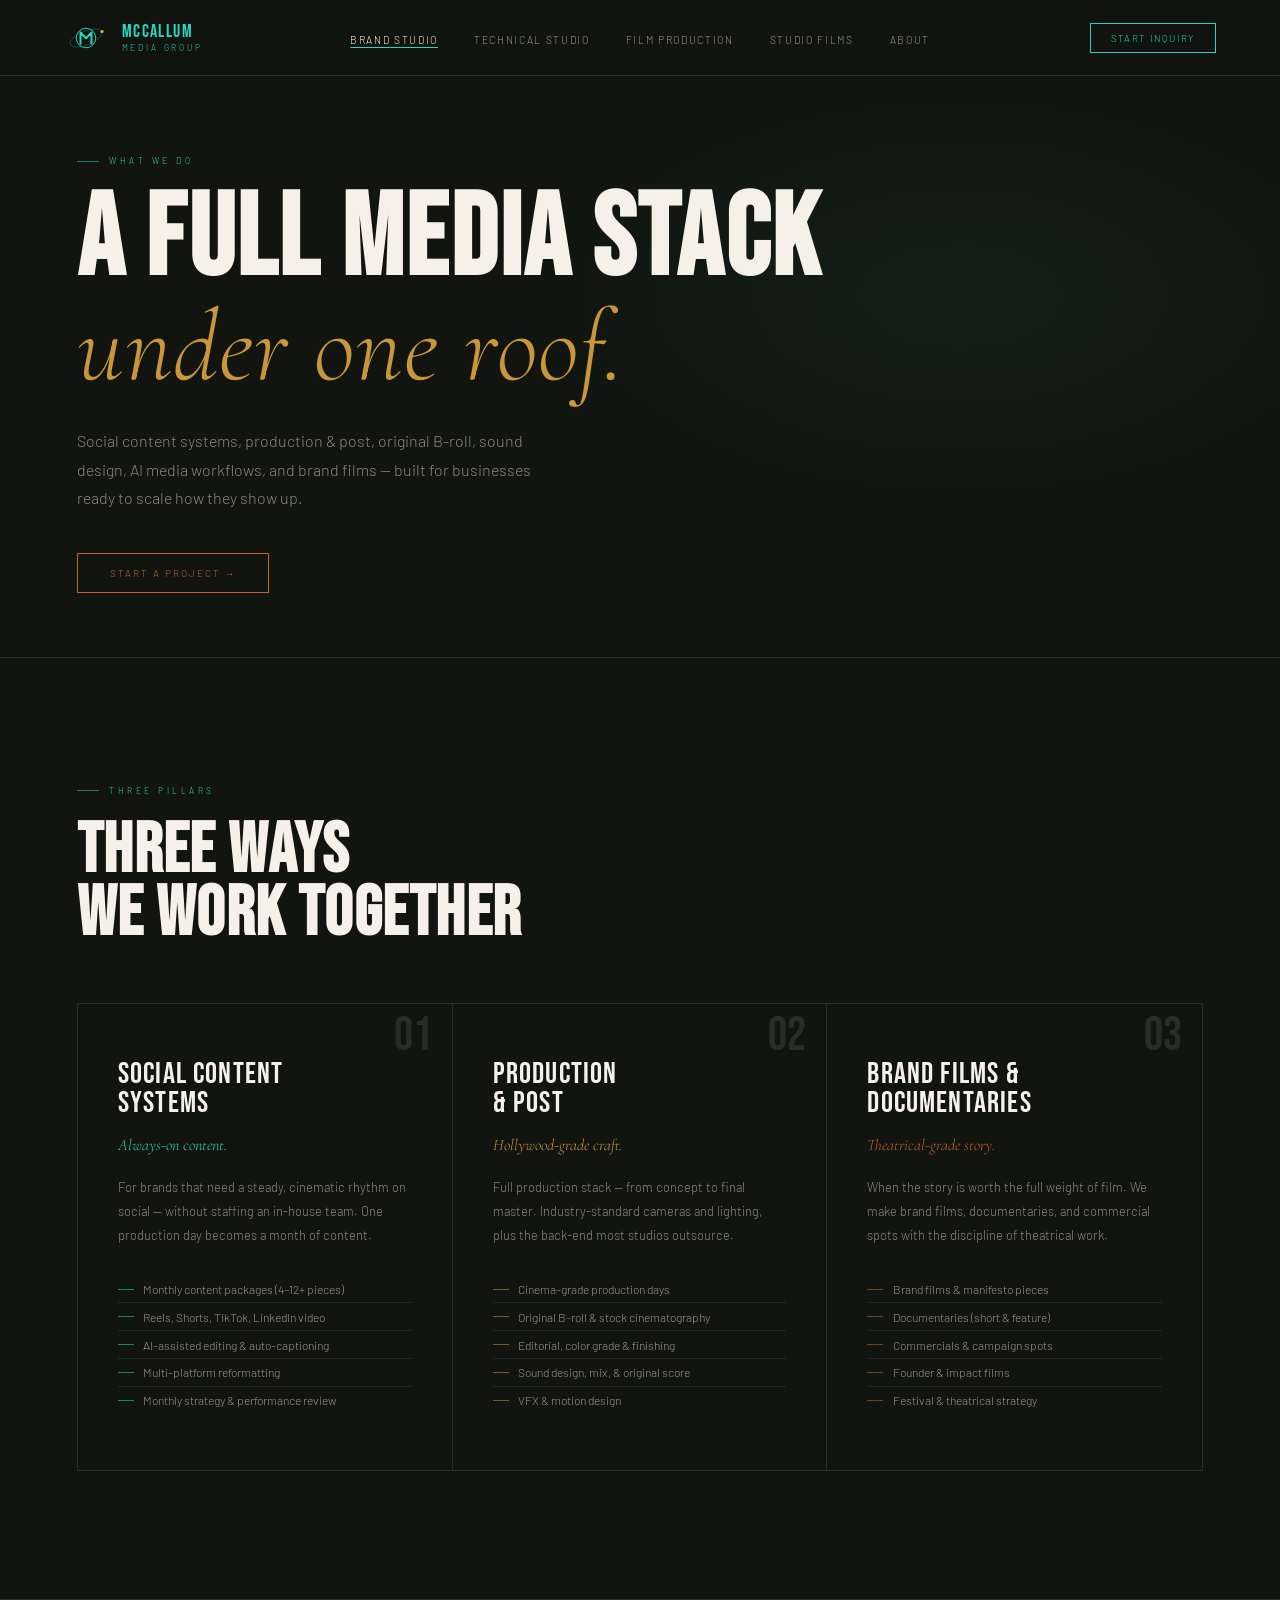
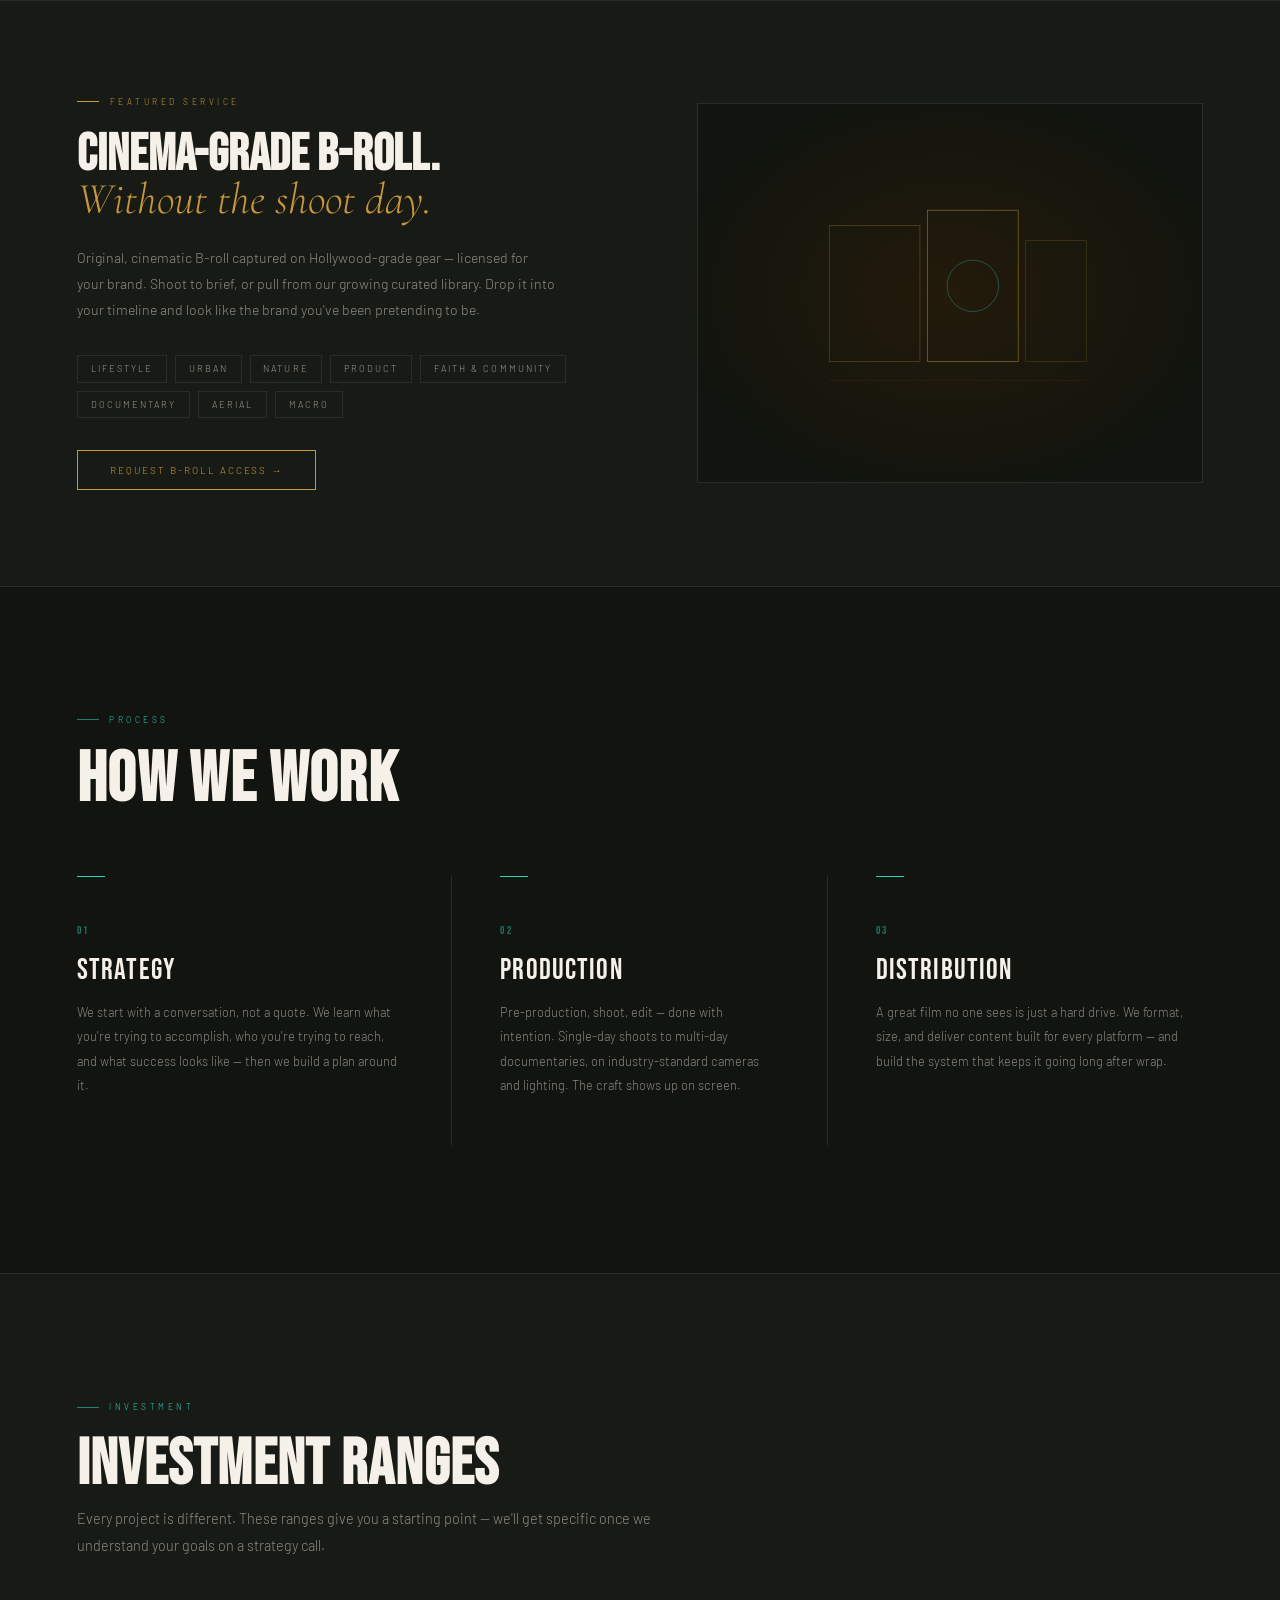
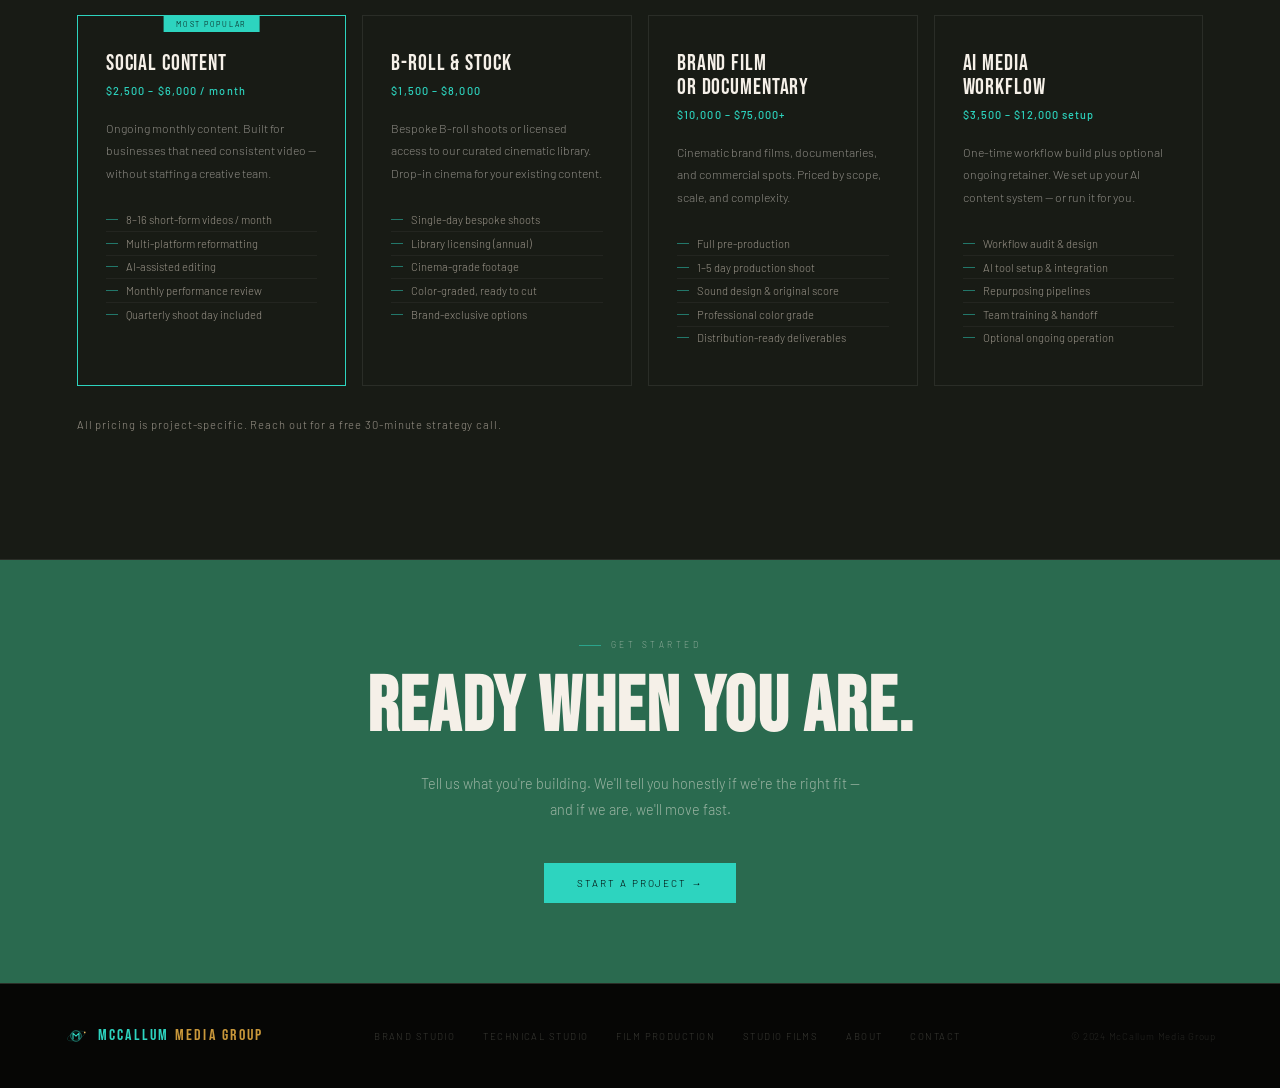
<file: services.html>
<!DOCTYPE html>
<html lang="en">
<head>
<meta charset="UTF-8"/><meta name="viewport" content="width=device-width,initial-scale=1.0"/>
<title>Services — McCallum Media Group</title>
<meta name="description" content="Social content systems, production & post, B-roll, sound design, AI media workflows, and brand films — for businesses ready to scale how they show up."/>
<link rel="stylesheet" href="/css/global.css"/>
<style>
/* ── PATH CARDS ── */
.path-grid { display: grid; grid-template-columns: repeat(3,1fr); gap: 0; border: 1px solid var(--border); }
.path-card {
  padding: 3.5rem 2.5rem; border-right: 1px solid var(--border);
  position: relative; overflow: hidden; transition: background .4s;
}
.path-card:last-child { border-right: none; }
.path-card::before {
  content:''; position: absolute; bottom: 0; left: 0; right: 0;
  height: 2px; background: var(--accent,var(--teal));
  transform: scaleX(0); transform-origin: left;
  transition: transform .5s cubic-bezier(.16,1,.3,1);
}
.path-card:hover::before { transform: scaleX(1); }
.path-card:hover { background: var(--bg3); }
.path-num { font-family: var(--disp); font-size: 3rem; color: var(--border); position: absolute; top: .5rem; right: 1.25rem; line-height: 1; transition: color .4s; }
.path-card:hover .path-num { color: #2A2D27; }
.path-name { font-family: var(--disp); font-size: 1.85rem; letter-spacing: .04em; margin-bottom: 1rem; line-height: 1; color: var(--fg); }
.path-tagline { font-family: var(--serif); font-style: italic; color: var(--accent,var(--teal)); font-size: 1rem; font-weight: 300; margin-bottom: 1.25rem; }
.path-desc { font-size: .8rem; color: var(--dim); line-height: 1.9; margin-bottom: 1.75rem; }
.path-list { list-style: none; }
.path-list li { font-size: .75rem; color: var(--muted); padding: .4rem 0; border-bottom: 1px solid var(--border2); display: flex; align-items: center; gap: .6rem; }
.path-list li:last-child { border-bottom: none; }
.path-list li::before { content:''; display:block; width:16px; height:1px; background:var(--accent,var(--teal)); opacity:.55; flex-shrink:0; }

/* ── B-ROLL CALLOUT ── */
.broll-feature {
  display:grid; grid-template-columns: 1.1fr 1fr; gap: 4rem;
  align-items: center;
  padding: 6rem 6%;
  background: var(--bg2);
  border-top: 1px solid var(--border);
  border-bottom: 1px solid var(--border);
}
.broll-feature-eye { font-size:.52rem; letter-spacing:.42em; text-transform:uppercase; color:var(--gold); margin-bottom:1.5rem; display:flex; align-items:center; gap:.7rem; }
.broll-feature-eye::before { content:''; display:block; width:22px; height:1px; background:var(--gold); }
.broll-feature-hl { font-family:var(--disp); font-size:clamp(2rem,4vw,3.4rem); line-height:.95; color:var(--fg); margin-bottom:1.5rem; }
.broll-feature-hl em { font-family:var(--serif); font-style:italic; color:var(--gold); font-weight:300; text-transform:none; font-size:.86em; display:block; }
.broll-feature-sub { font-size:.88rem; color:var(--dim); line-height:1.85; font-weight:300; margin-bottom:2rem; max-width: 480px; }
.broll-feature-tags { display:flex; flex-wrap:wrap; gap:.5rem; margin-bottom:2rem; }
.broll-feature-tag { font-size:.58rem; letter-spacing:.22em; text-transform:uppercase; color:rgba(245,240,232,.6); padding:.45rem .8rem; border:1px solid var(--border); }
.broll-feature-visual {
  aspect-ratio: 4/3;
  background: radial-gradient(ellipse at 50% 50%, #231A0A 0%, var(--bg) 80%);
  border: 1px solid var(--border);
  position: relative;
  overflow: hidden;
  display: flex; align-items: center; justify-content: center;
}
.broll-feature-visual svg { width: 60%; opacity: .6; }

/* ── PROCESS ── */
.process-grid { display: grid; grid-template-columns: repeat(3,1fr); gap: 0; }
.process-step { padding: 3rem 3rem 3rem 0; border-right: 1px solid var(--border); position: relative; }
.process-step:last-child { border-right: none; padding-right: 0; }
.process-step:nth-child(2), .process-step:nth-child(3) { padding-left: 3rem; }
.process-step::before { content:''; position:absolute; top:0; left:0; width:28px; height:1px; background:var(--teal); }
.process-step:nth-child(2)::before, .process-step:nth-child(3)::before { left:3rem; }
.process-num { font-family: var(--disp); font-size: .7rem; letter-spacing: .22em; color: var(--teal); opacity: .5; margin-bottom: 1.25rem; display: block; }
.process-name { font-family: var(--disp); font-size: 1.8rem; letter-spacing: .04em; line-height: 1; color: var(--fg); margin-bottom: .9rem; }
.process-desc { font-size: .8rem; color: var(--dim); line-height: 1.9; }

/* ── PRICING ── */
.pricing-grid { display: grid; grid-template-columns: repeat(4,1fr); gap: 1rem; }
.pricing-card {
  background: var(--bg2); border: 1px solid var(--border);
  padding: 2.25rem 1.75rem; position: relative; transition: border-color .4s;
}
.pricing-card.featured { border-color: var(--teal); }
.pricing-card.featured::before { content:'Most Popular'; position:absolute; top:-1px; left:50%; transform:translateX(-50%); font-size:.46rem; letter-spacing:.24em; text-transform:uppercase; padding:.28rem .8rem; background:var(--teal); color:#000; white-space:nowrap; }
.pricing-tier { font-family: var(--disp); font-size: 1.35rem; letter-spacing: .04em; color: var(--fg); margin-bottom: .5rem; line-height: 1.1; }
.pricing-range { font-size: .68rem; color: var(--teal); letter-spacing: .1em; margin-bottom: 1.25rem; font-weight: 500; }
.pricing-desc { font-size: .76rem; color: var(--dim); line-height: 1.85; margin-bottom: 1.5rem; }
.pricing-includes { list-style: none; }
.pricing-includes li { font-size: .7rem; color: var(--muted); padding: .3rem 0; border-bottom: 1px solid var(--border2); display: flex; align-items: center; gap: .5rem; }
.pricing-includes li:last-child { border-bottom: none; }
.pricing-includes li::before { content:''; display:block; width:12px; height:1px; background:var(--teal); opacity:.5; flex-shrink:0; }

@media(max-width:1000px){ .pricing-grid { grid-template-columns: repeat(2,1fr); } }
@media(max-width:760px){
  .path-grid { grid-template-columns: 1fr; }
  .path-card { border-right: none; border-bottom: 1px solid var(--border); }
  .process-grid { grid-template-columns: 1fr; }
  .process-step { border-right: none; border-top: 1px solid var(--border); padding: 2.5rem 0; }
  .process-step:nth-child(2), .process-step:nth-child(3) { padding-left: 0; }
  .process-step::before, .process-step:nth-child(2)::before, .process-step:nth-child(3)::before { left: 0; }
  .pricing-grid { grid-template-columns: 1fr; }
  .broll-feature { grid-template-columns: 1fr; padding: 4rem 6%; gap: 2.5rem; }
}
</style>
  <link rel="icon" type="image/png" sizes="32x32" href="/favicon-32x32.png">
  <link rel="icon" type="image/png" sizes="16x16" href="/favicon-16x16.png">
  <link rel="icon" type="image/png" sizes="48x48" href="/favicon-48x48.png">
  <link rel="apple-touch-icon" sizes="180x180" href="/favicon-180x180.png">
  <link rel="manifest" href="/site.webmanifest">
  <meta name="theme-color" content="#11140F">
  <meta name="msapplication-TileColor" content="#11140F">
  <meta name="msapplication-TileImage" content="/app-tile-512.png">
</head>
<body>

<nav class="nav">
  <a href="/index.html" class="nav-logo"><svg class="nav-logo-mark" width="30" height="30" viewBox="-185 -120 370 240" aria-hidden="true"><ellipse cx="0" cy="0" rx="142" ry="58" fill="none" stroke="#2DD4BF" stroke-width="4" opacity="0.55" transform="rotate(-22)"/><circle cx="0" cy="0" r="82" fill="none" stroke="#2DD4BF" stroke-width="8"/><path d="M-46 48 L-46 -46 L0 2 L46 -46 L46 48" fill="none" stroke="#2DD4BF" stroke-width="17" stroke-linejoin="round" stroke-linecap="round"/><circle cx="135" cy="-55" r="13" fill="#E9B85A"/></svg><span class="nav-logo-word"><span class="nav-logo-name">McCallum</span><span class="nav-logo-sub">Media Group</span></span></a>
  <ul class="nav-links">
    <li><a href="/brand-studio.html" class="active">Brand Studio</a></li>
    <li><a href="/technical-studio.html">Technical Studio</a></li>
    <li><a href="/film-production.html">Film Production</a></li>
    <li><a href="/productions.html">Studio Films</a></li>
    <li><a href="/about.html">About</a></li>
  </ul>
  <div class="nav-right">
    <a href="/contact.html" class="nav-cta">Start Inquiry</a>
    <button class="hamburger" id="hamburger" onclick="toggleMenu()"><span></span><span></span><span></span></button>
  </div>
</nav>
<div class="mobile-menu" id="mobileMenu">
  <a href="/brand-studio.html"     onclick="closeMenu()">Brand Studio</a>
  <a href="/technical-studio.html" onclick="closeMenu()">Technical Studio</a>
  <a href="/film-production.html"  onclick="closeMenu()">Film Production</a>
  <a href="/productions.html"      onclick="closeMenu()">Studio Films</a>
  <a href="/about.html"            onclick="closeMenu()">About</a>
  <a href="/contact.html"          onclick="closeMenu()">Contact</a>
  <div class="mobile-cta-wrap"><a href="/contact.html" class="btn btn-teal" onclick="closeMenu()">Start Inquiry</a></div>
</div>

<!-- HERO -->
<div class="page-hero" style="min-height:54vh">
  <div style="position:absolute;inset:0;background:radial-gradient(ellipse 55% 55% at 75% 45%,rgba(45,212,191,.06) 0%,transparent 65%);pointer-events:none"></div>
  <div class="page-hero-inner">
    <div class="eyebrow reveal">What We Do</div>
    <h1 class="hero-hl reveal">A full media stack<br><em>under one roof.</em></h1>
    <p class="hero-sub reveal">Social content systems, production &amp; post, original B-roll, sound design, AI media workflows, and brand films &mdash; built for businesses ready to scale how they show up.</p>
    <div style="margin-top:2.5rem" class="reveal"><a href="/contact.html" class="btn btn-orange">Start a Project &rarr;</a></div>
  </div>
</div>

<!-- THREE PILLARS -->
<section class="section border-b">
  <div class="eyebrow reveal">Three Pillars</div>
  <h2 class="disp reveal" style="font-size:clamp(2.5rem,5.5vw,4.5rem);margin-bottom:3.5rem">Three ways<br>we work together</h2>
  <div class="path-grid reveal">

    <div class="path-card" style="--accent:var(--teal)">
      <span class="path-num">01</span>
      <div class="path-name">Social Content<br>Systems</div>
      <div class="path-tagline">Always-on content.</div>
      <p class="path-desc">For brands that need a steady, cinematic rhythm on social &mdash; without staffing an in-house team. One production day becomes a month of content.</p>
      <ul class="path-list">
        <li>Monthly content packages (4&ndash;12+ pieces)</li>
        <li>Reels, Shorts, TikTok, LinkedIn video</li>
        <li>AI-assisted editing &amp; auto-captioning</li>
        <li>Multi-platform reformatting</li>
        <li>Monthly strategy &amp; performance review</li>
      </ul>
    </div>

    <div class="path-card" style="--accent:var(--gold)">
      <span class="path-num">02</span>
      <div class="path-name">Production<br>&amp; Post</div>
      <div class="path-tagline">Hollywood-grade craft.</div>
      <p class="path-desc">Full production stack &mdash; from concept to final master. Industry-standard cameras and lighting, plus the back-end most studios outsource.</p>
      <ul class="path-list">
        <li>Cinema-grade production days</li>
        <li>Original B-roll &amp; stock cinematography</li>
        <li>Editorial, color grade &amp; finishing</li>
        <li>Sound design, mix, &amp; original score</li>
        <li>VFX &amp; motion design</li>
      </ul>
    </div>

    <div class="path-card" style="--accent:var(--orange)">
      <span class="path-num">03</span>
      <div class="path-name">Brand Films &amp;<br>Documentaries</div>
      <div class="path-tagline">Theatrical-grade story.</div>
      <p class="path-desc">When the story is worth the full weight of film. We make brand films, documentaries, and commercial spots with the discipline of theatrical work.</p>
      <ul class="path-list">
        <li>Brand films &amp; manifesto pieces</li>
        <li>Documentaries (short &amp; feature)</li>
        <li>Commercials &amp; campaign spots</li>
        <li>Founder &amp; impact films</li>
        <li>Festival &amp; theatrical strategy</li>
      </ul>
    </div>

  </div>
</section>

<!-- B-ROLL FEATURE BAND -->
<section class="broll-feature">
  <div class="reveal">
    <div class="broll-feature-eye">Featured Service</div>
    <h2 class="broll-feature-hl">Cinema-grade B-roll.<em>Without the shoot day.</em></h2>
    <p class="broll-feature-sub">Original, cinematic B-roll captured on Hollywood-grade gear &mdash; licensed for your brand. Shoot to brief, or pull from our growing curated library. Drop it into your timeline and look like the brand you've been pretending to be.</p>
    <div class="broll-feature-tags">
      <span class="broll-feature-tag">Lifestyle</span>
      <span class="broll-feature-tag">Urban</span>
      <span class="broll-feature-tag">Nature</span>
      <span class="broll-feature-tag">Product</span>
      <span class="broll-feature-tag">Faith &amp; Community</span>
      <span class="broll-feature-tag">Documentary</span>
      <span class="broll-feature-tag">Aerial</span>
      <span class="broll-feature-tag">Macro</span>
    </div>
    <a href="/contact.html" class="btn btn-gold">Request B-Roll Access &rarr;</a>
  </div>
  <div class="broll-feature-visual reveal rd1">
    <svg viewBox="0 0 400 300" fill="none">
      <rect x="40" y="60" width="120" height="180" stroke="#C9973A" stroke-width=".8" opacity=".7"/>
      <rect x="170" y="40" width="120" height="200" stroke="#C9973A" stroke-width="1"/>
      <rect x="300" y="80" width="80" height="160" stroke="#C9973A" stroke-width=".8" opacity=".5"/>
      <circle cx="230" cy="140" r="34" stroke="#2DD4BF" stroke-width=".7"/>
      <line x1="40" y1="265" x2="380" y2="265" stroke="#C2612F" stroke-width=".5" opacity=".5"/>
    </svg>
  </div>
</section>

<!-- HOW WE WORK -->
<section class="section border-b">
  <div class="eyebrow reveal">Process</div>
  <h2 class="disp reveal" style="font-size:clamp(2.5rem,5.5vw,4.5rem);margin-bottom:4rem">How we work</h2>
  <div class="process-grid">
    <div class="process-step reveal">
      <span class="process-num">01</span>
      <div class="process-name">Strategy</div>
      <p class="process-desc">We start with a conversation, not a quote. We learn what you're trying to accomplish, who you're trying to reach, and what success looks like &mdash; then we build a plan around it.</p>
    </div>
    <div class="process-step reveal rd1">
      <span class="process-num">02</span>
      <div class="process-name">Production</div>
      <p class="process-desc">Pre-production, shoot, edit &mdash; done with intention. Single-day shoots to multi-day documentaries, on industry-standard cameras and lighting. The craft shows up on screen.</p>
    </div>
    <div class="process-step reveal rd2">
      <span class="process-num">03</span>
      <div class="process-name">Distribution</div>
      <p class="process-desc">A great film no one sees is just a hard drive. We format, size, and deliver content built for every platform &mdash; and build the system that keeps it going long after wrap.</p>
    </div>
  </div>
</section>

<!-- PRICING GUIDANCE -->
<section class="section border-b" style="background:var(--bg2)">
  <div class="eyebrow reveal">Investment</div>
  <h2 class="disp reveal" style="font-size:clamp(2.2rem,5vw,4rem);margin-bottom:.75rem">Investment ranges</h2>
  <p class="reveal" style="color:var(--dim);font-size:.9rem;line-height:1.85;max-width:580px;margin-bottom:3.5rem">Every project is different. These ranges give you a starting point &mdash; we'll get specific once we understand your goals on a strategy call.</p>

  <div class="pricing-grid">

    <div class="pricing-card featured reveal">
      <div class="pricing-tier">Social Content</div>
      <div class="pricing-range">$2,500 &ndash; $6,000 / month</div>
      <p class="pricing-desc">Ongoing monthly content. Built for businesses that need consistent video &mdash; without staffing a creative team.</p>
      <ul class="pricing-includes">
        <li>8&ndash;16 short-form videos / month</li>
        <li>Multi-platform reformatting</li>
        <li>AI-assisted editing</li>
        <li>Monthly performance review</li>
        <li>Quarterly shoot day included</li>
      </ul>
    </div>

    <div class="pricing-card reveal rd1">
      <div class="pricing-tier">B-Roll &amp; Stock</div>
      <div class="pricing-range">$1,500 &ndash; $8,000</div>
      <p class="pricing-desc">Bespoke B-roll shoots or licensed access to our curated cinematic library. Drop-in cinema for your existing content.</p>
      <ul class="pricing-includes">
        <li>Single-day bespoke shoots</li>
        <li>Library licensing (annual)</li>
        <li>Cinema-grade footage</li>
        <li>Color-graded, ready to cut</li>
        <li>Brand-exclusive options</li>
      </ul>
    </div>

    <div class="pricing-card reveal rd1">
      <div class="pricing-tier">Brand Film<br>or Documentary</div>
      <div class="pricing-range">$10,000 &ndash; $75,000+</div>
      <p class="pricing-desc">Cinematic brand films, documentaries, and commercial spots. Priced by scope, scale, and complexity.</p>
      <ul class="pricing-includes">
        <li>Full pre-production</li>
        <li>1&ndash;5 day production shoot</li>
        <li>Sound design &amp; original score</li>
        <li>Professional color grade</li>
        <li>Distribution-ready deliverables</li>
      </ul>
    </div>

    <div class="pricing-card reveal rd2">
      <div class="pricing-tier">AI Media<br>Workflow</div>
      <div class="pricing-range">$3,500 &ndash; $12,000 setup</div>
      <p class="pricing-desc">One-time workflow build plus optional ongoing retainer. We set up your AI content system &mdash; or run it for you.</p>
      <ul class="pricing-includes">
        <li>Workflow audit &amp; design</li>
        <li>AI tool setup &amp; integration</li>
        <li>Repurposing pipelines</li>
        <li>Team training &amp; handoff</li>
        <li>Optional ongoing operation</li>
      </ul>
    </div>

  </div>
  <p class="reveal" style="font-size:.7rem;color:var(--muted);margin-top:2rem;letter-spacing:.08em">All pricing is project-specific. Reach out for a free 30-minute strategy call.</p>
</section>

<!-- FINAL CTA -->
<section class="section-sm" style="text-align:center;background:var(--green)">
  <div class="eyebrow reveal" style="justify-content:center;color:rgba(245,240,232,.5)">Get Started</div>
  <h2 class="disp reveal" style="font-size:clamp(2.5rem,6vw,5rem);margin:.75rem 0 1.75rem">Ready when you are.</h2>
  <p class="reveal" style="color:rgba(245,240,232,.55);font-size:.9rem;line-height:1.8;max-width:460px;margin:0 auto 2.5rem">Tell us what you're building. We'll tell you honestly if we're the right fit &mdash; and if we are, we'll move fast.</p>
  <a href="/contact.html" class="btn btn-solid reveal" style="margin:0 auto">Start a Project &rarr;</a>
</section>

<footer>
  <div class="footer-logo"><svg class="footer-logo-mark" width="24" height="24" viewBox="-185 -120 370 240" aria-hidden="true"><ellipse cx="0" cy="0" rx="142" ry="58" fill="none" stroke="#2DD4BF" stroke-width="4" opacity="0.55" transform="rotate(-22)"/><circle cx="0" cy="0" r="82" fill="none" stroke="#2DD4BF" stroke-width="8"/><path d="M-46 48 L-46 -46 L0 2 L46 -46 L46 48" fill="none" stroke="#2DD4BF" stroke-width="17" stroke-linejoin="round" stroke-linecap="round"/><circle cx="135" cy="-55" r="13" fill="#E9B85A"/></svg><span class="footer-logo-txt">McCallum <em>Media Group</em></span></div>
  <div class="footer-links">
    <a href="/brand-studio.html">Brand Studio</a>
    <a href="/technical-studio.html">Technical Studio</a>
    <a href="/film-production.html">Film Production</a>
    <a href="/productions.html">Studio Films</a>
    <a href="/about.html">About</a>
    <a href="/contact.html">Contact</a>
  </div>
  <div class="footer-copy">&copy; 2024 McCallum Media Group</div>
</footer>

<script>
let menuOpen=false;
function toggleMenu(){menuOpen=!menuOpen;document.getElementById('hamburger').classList.toggle('open',menuOpen);document.getElementById('mobileMenu').classList.toggle('open',menuOpen);}
function closeMenu(){menuOpen=false;document.getElementById('hamburger').classList.remove('open');document.getElementById('mobileMenu').classList.remove('open');}
const io=new IntersectionObserver(e=>e.forEach(x=>{if(x.isIntersecting){x.target.classList.add('on');io.unobserve(x.target);}}),{threshold:.1});
document.querySelectorAll('.reveal').forEach(el=>io.observe(el));
</script>
</body>
</html>
</file>
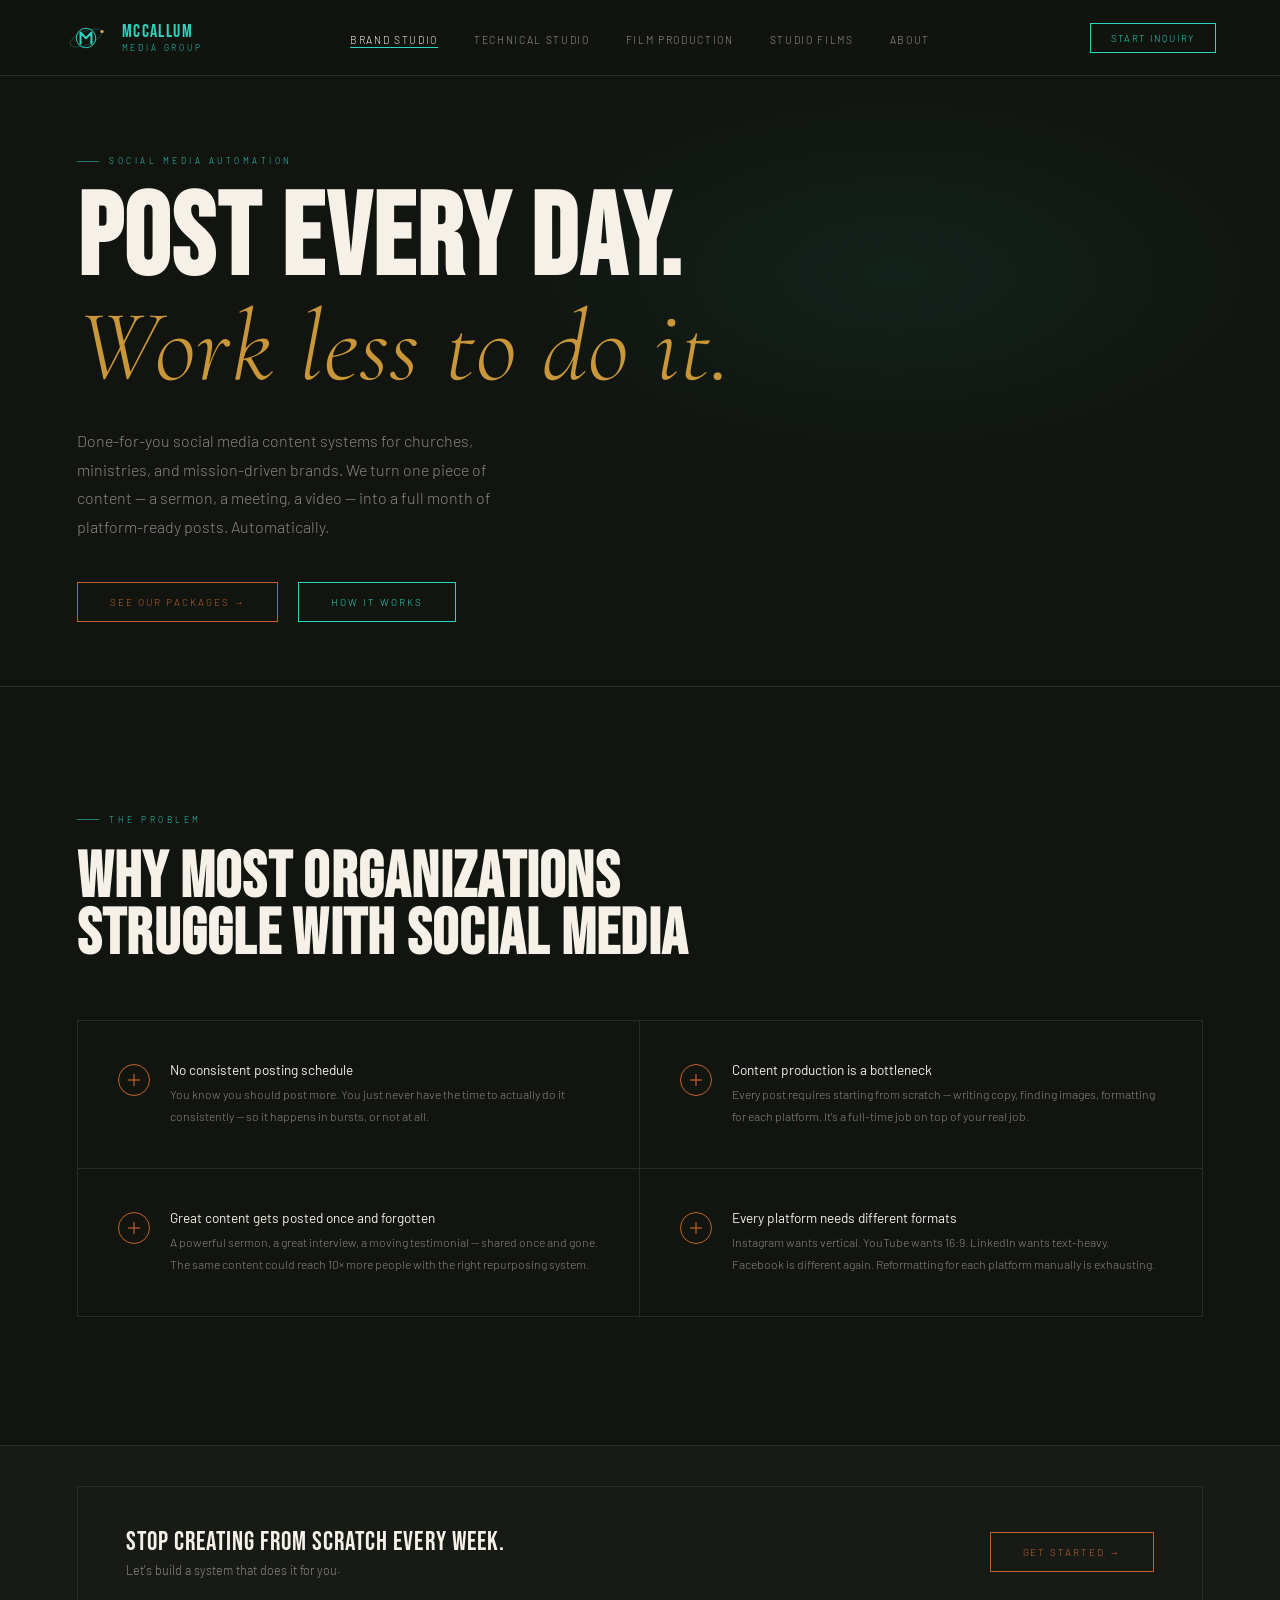
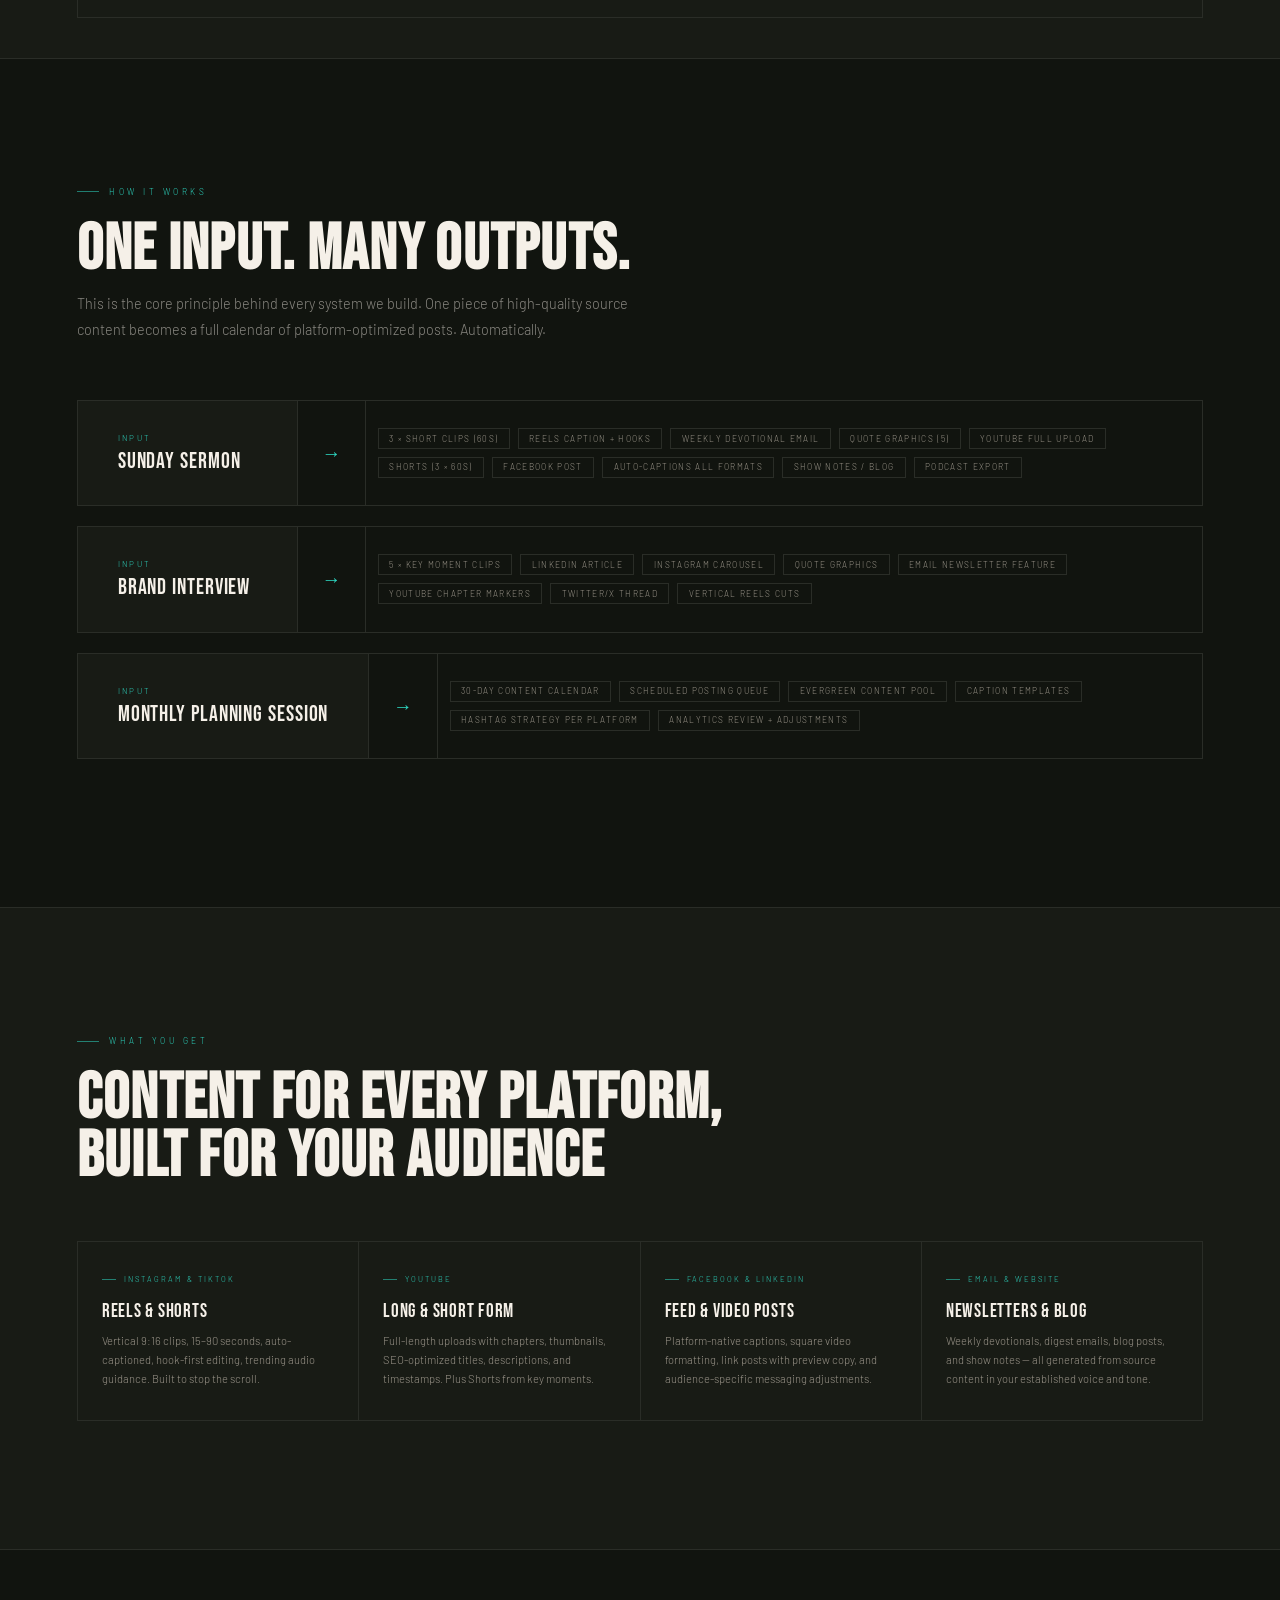
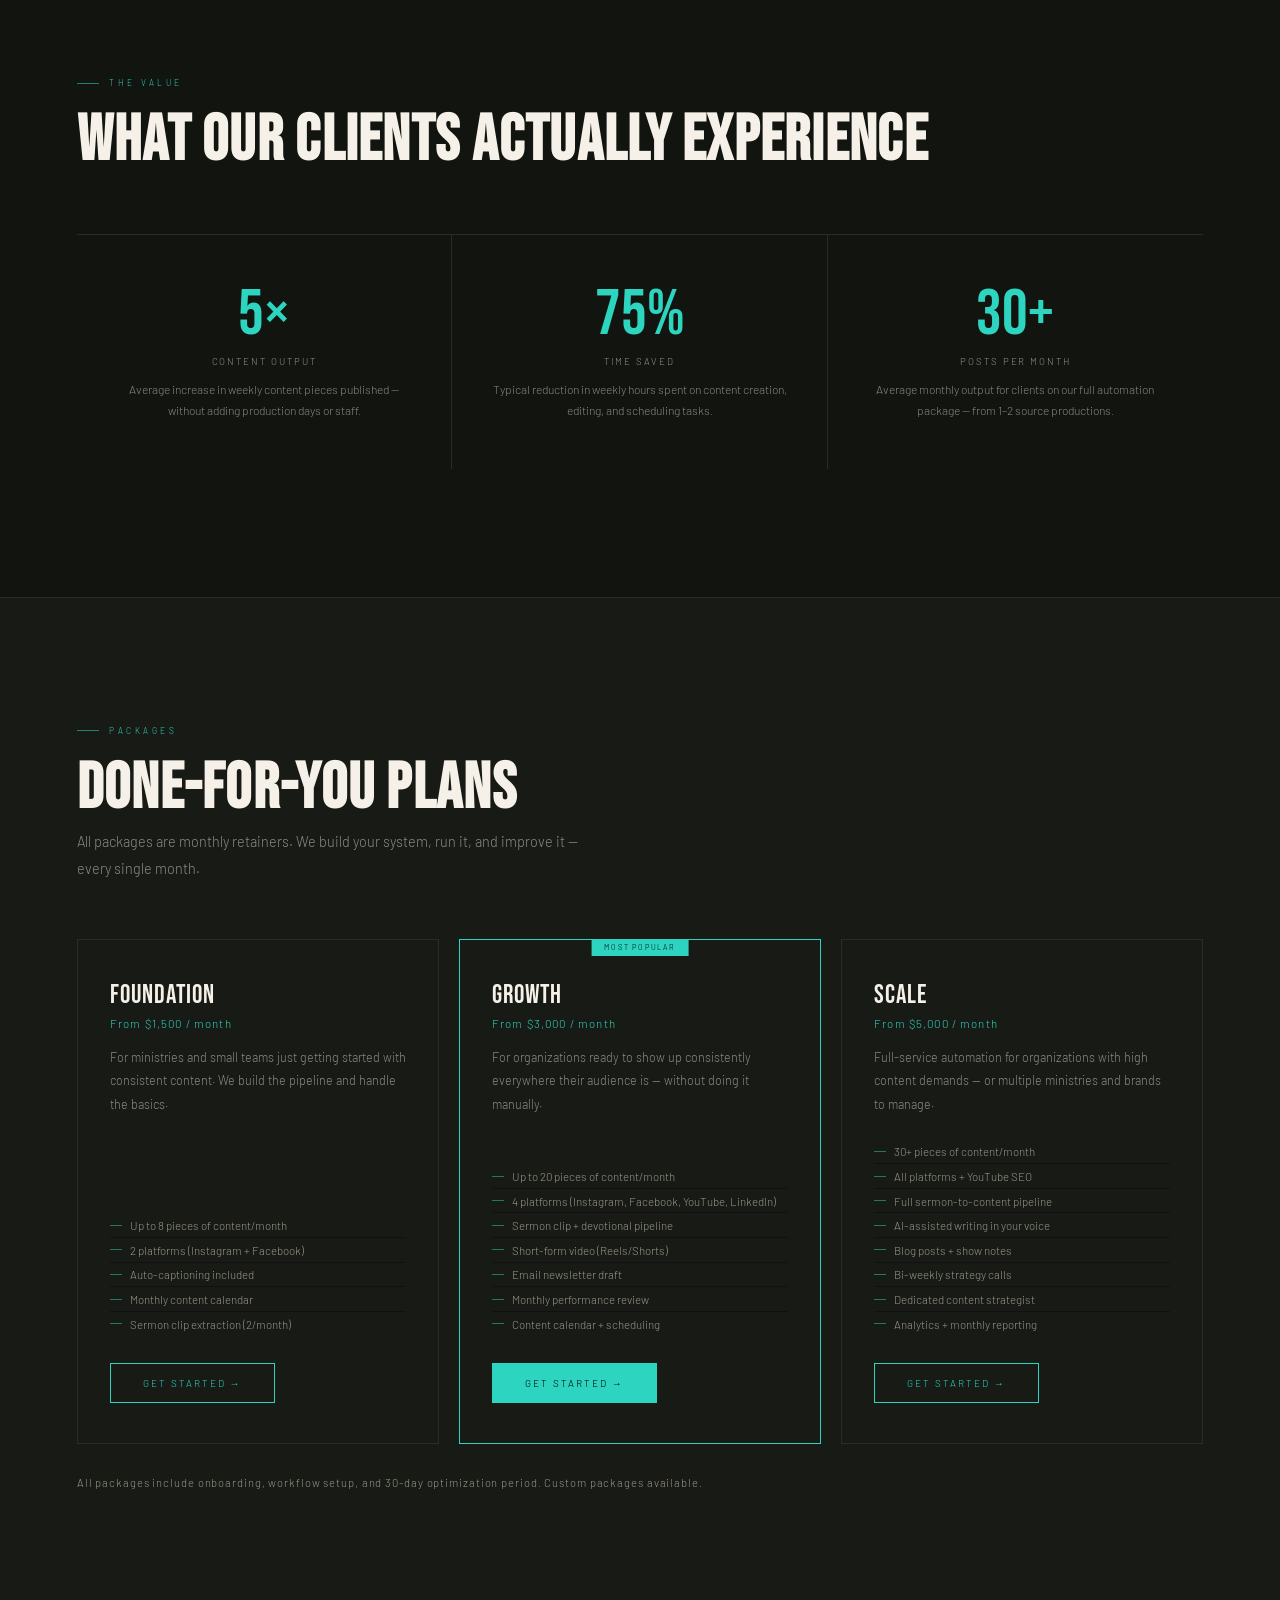
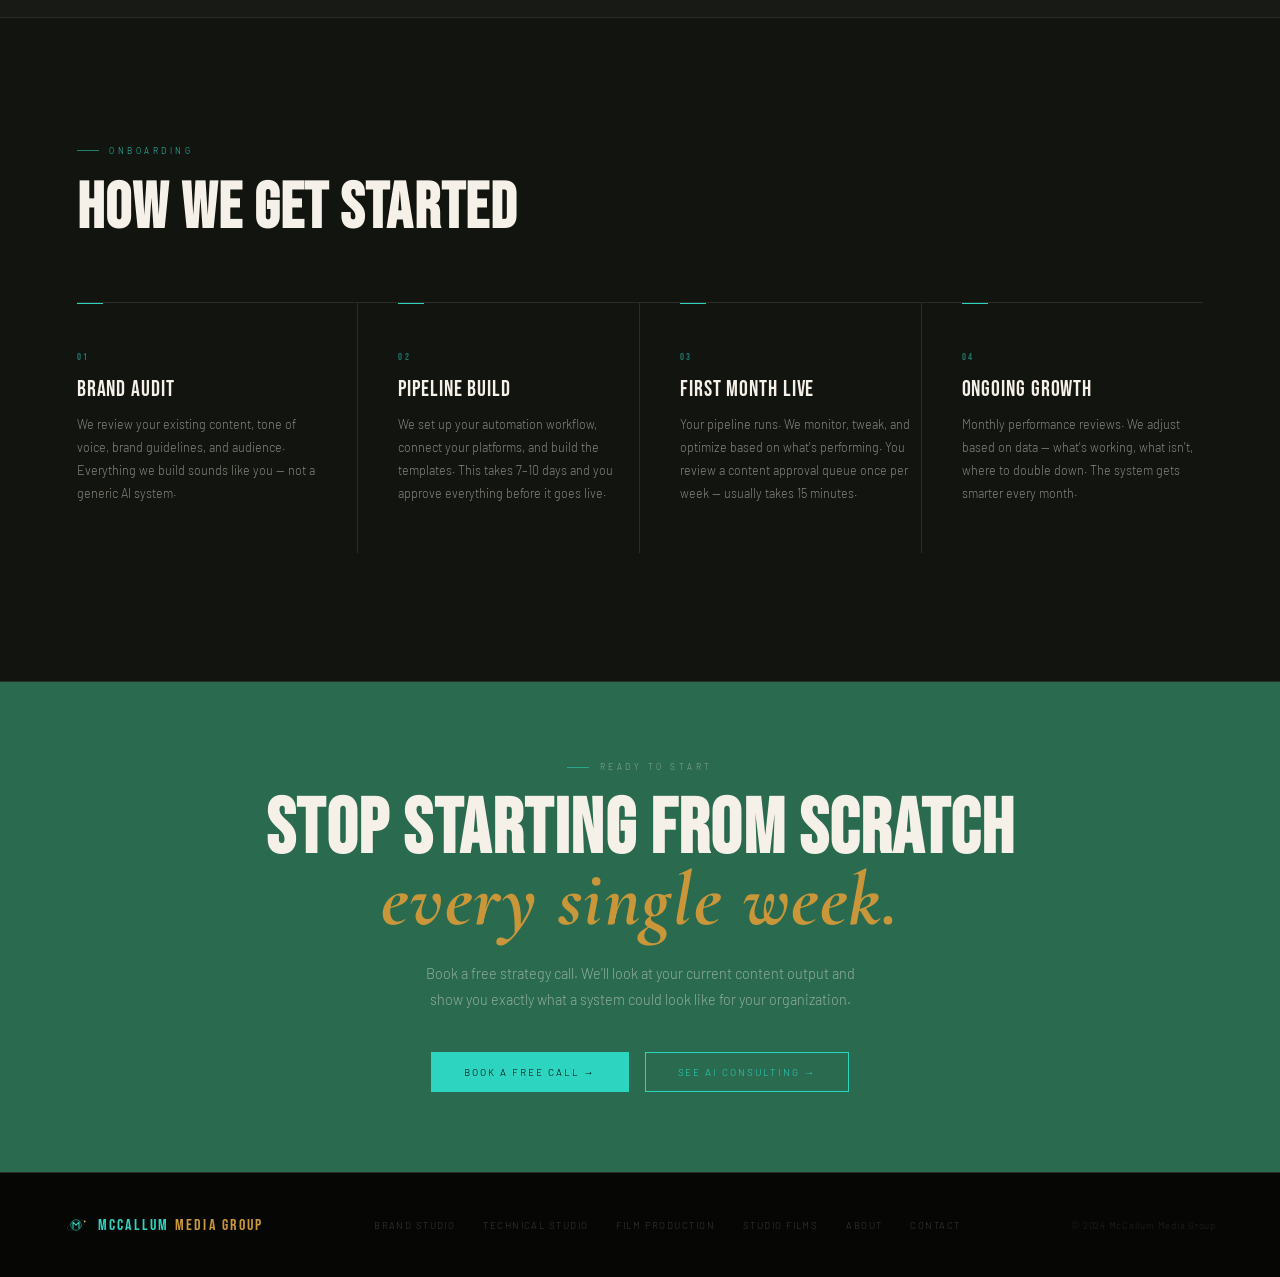
<file: social-automation.html>
<!DOCTYPE html>
<html lang="en">
<head>
<meta charset="UTF-8"/><meta name="viewport" content="width=device-width,initial-scale=1.0"/>
<title>Social Media Automation — McCallum Media Group</title>
<meta name="description" content="Done-for-you social media content systems for churches, ministries, and brands. Turn one piece of content into a full month of posts — automatically."/>
<link rel="stylesheet" href="/css/global.css"/>
<style>

/* ── PAIN POINTS ── */
.pain-grid {
  display: grid;
  grid-template-columns: repeat(2,1fr);
  gap: 0;
  border: 1px solid var(--border);
}
.pain-item {
  padding: 2.5rem;
  border-right: 1px solid var(--border);
  border-bottom: 1px solid var(--border);
  display: flex; gap: 1.25rem; align-items: flex-start;
}
.pain-item:nth-child(even) { border-right: none; }
.pain-item:nth-last-child(-n+2) { border-bottom: none; }
.pain-icon {
  width: 32px; height: 32px; border-radius: 50%;
  border: 1px solid var(--orange); flex-shrink: 0;
  display: flex; align-items: center; justify-content: center;
  margin-top: .2rem;
}
.pain-icon svg { width: 14px; height: 14px; }
.pain-text-hl { font-size: .85rem; color: var(--fg); margin-bottom: .4rem; font-weight: 400; }
.pain-text-sub { font-size: .76rem; color: var(--dim); line-height: 1.8; }

/* ── WORKFLOW VISUAL ── */
.workflow-row {
  display: flex;
  align-items: stretch;
  gap: 0;
  border: 1px solid var(--border);
  margin-bottom: 1.25rem;
  overflow: hidden;
}
.workflow-input {
  padding: 2rem 2.5rem;
  background: var(--bg2);
  border-right: 1px solid var(--border);
  min-width: 220px;
  display: flex; flex-direction: column; justify-content: center;
}
.workflow-input-label {
  font-size: .5rem; letter-spacing: .28em; text-transform: uppercase;
  color: var(--teal); margin-bottom: .5rem;
}
.workflow-input-name {
  font-family: var(--disp); font-size: 1.4rem;
  letter-spacing: .04em; color: var(--fg); line-height: 1;
}
.workflow-arrow {
  display: flex; align-items: center; justify-content: center;
  padding: 0 1.5rem; color: var(--teal); font-size: 1.2rem;
  border-right: 1px solid var(--border);
  flex-shrink: 0;
}
.workflow-outputs {
  flex: 1; display: flex; flex-wrap: wrap; padding: .75rem;
  gap: .5rem; align-content: center;
}
.workflow-output-tag {
  font-size: .52rem; letter-spacing: .16em; text-transform: uppercase;
  padding: .28rem .65rem;
  border: 1px solid var(--border); color: var(--muted);
  transition: border-color .3s, color .3s;
}
.workflow-row:hover .workflow-output-tag {
  border-color: rgba(45,212,191,.3); color: rgba(245,240,232,.6);
}

/* ── PACKAGES ── */
.pkg-grid {
  display: grid;
  grid-template-columns: repeat(3,1fr);
  gap: 1.25rem;
}
.pkg-card {
  background: var(--bg2);
  border: 1px solid var(--border);
  padding: 2.5rem 2rem;
  position: relative;
  display: flex; flex-direction: column;
  transition: border-color .4s;
}
.pkg-card:hover { border-color: rgba(45,212,191,.2); }
.pkg-card.featured { border-color: var(--teal); }
.pkg-card.featured::before {
  content: 'Most Popular';
  position: absolute; top: -1px; left: 50%; transform: translateX(-50%);
  font-size: .46rem; letter-spacing: .24em; text-transform: uppercase;
  padding: .28rem .8rem; background: var(--teal); color: #000; white-space: nowrap;
}
.pkg-tier { font-family: var(--disp); font-size: 1.6rem; letter-spacing: .04em; color: var(--fg); margin-bottom: .35rem; }
.pkg-price { font-size: .72rem; color: var(--teal); letter-spacing: .1em; margin-bottom: 1rem; }
.pkg-desc { font-size: .78rem; color: var(--dim); line-height: 1.85; margin-bottom: 1.5rem; flex: 1; }
.pkg-list { list-style: none; margin-bottom: 1.75rem; }
.pkg-list li { font-size: .72rem; color: var(--muted); padding: .3rem 0; border-bottom: 1px solid #111; display: flex; align-items: center; gap: .5rem; }
.pkg-list li:last-child { border-bottom: none; }
.pkg-list li::before { content:''; display:block; width:12px; height:1px; background:var(--teal); opacity:.5; flex-shrink:0; }

/* ── OUTPUT EXAMPLES ── */
.output-grid {
  display: grid;
  grid-template-columns: repeat(4,1fr);
  gap: 1px;
  background: var(--border);
  border: 1px solid var(--border);
}
.output-item {
  background: var(--bg2);
  padding: 2rem 1.5rem;
}
.output-platform {
  font-size: .48rem; letter-spacing: .26em; text-transform: uppercase;
  color: var(--teal); margin-bottom: 1rem; display: flex; align-items: center; gap: .5rem;
}
.output-platform::before { content:''; display:block; width:14px; height:1px; background:var(--teal); opacity:.55; }
.output-format { font-family: var(--disp); font-size: 1.2rem; letter-spacing: .04em; color: var(--fg); margin-bottom: .5rem; }
.output-detail { font-size: .7rem; color: var(--muted); line-height: 1.7; }

/* ── ROI SECTION ── */
.roi-grid {
  display: grid;
  grid-template-columns: repeat(3,1fr);
  gap: 0;
  border-top: 1px solid var(--border);
}
.roi-block { padding: 3rem 2.5rem; border-right: 1px solid var(--border); text-align: center; }
.roi-block:last-child { border-right: none; }
.roi-num { font-family: var(--disp); font-size: clamp(2.5rem,5vw,4rem); color: var(--teal); line-height: 1; margin-bottom: .5rem; }
.roi-label { font-size: .6rem; letter-spacing: .2em; text-transform: uppercase; color: var(--muted); margin-bottom: .75rem; }
.roi-desc { font-size: .75rem; color: var(--dim); line-height: 1.75; }

/* ── PROCESS ── */
.sma-process {
  display: grid;
  grid-template-columns: repeat(4,1fr);
  gap: 0;
  border-top: 1px solid var(--border);
}
.sma-step { padding: 3rem 2.5rem 3rem 0; border-right: 1px solid var(--border); position: relative; }
.sma-step:last-child { border-right: none; }
.sma-step:not(:first-child) { padding-left: 2.5rem; padding-right: 0; }
.sma-step::before { content:''; position:absolute; top:0; left:0; width:26px; height:1px; background:var(--teal); }
.sma-step:not(:first-child)::before { left:2.5rem; }
.sma-step-num { font-family:var(--disp); font-size:.65rem; letter-spacing:.22em; color:var(--teal); opacity:.5; margin-bottom:1rem; display:block; }
.sma-step-name { font-family:var(--disp); font-size:1.4rem; letter-spacing:.04em; line-height:1; color:var(--fg); margin-bottom:.75rem; }
.sma-step-desc { font-size:.78rem; color:var(--dim); line-height:1.85; }

/* ── INLINE CTA STRIP ── */
.cta-strip {
  display: flex; align-items: center; justify-content: space-between;
  gap: 2rem; flex-wrap: wrap;
  padding: 2.5rem 3rem;
  border: 1px solid var(--border);
  background: var(--bg2);
}
.cta-strip-text { font-family: var(--disp); font-size: 1.6rem; letter-spacing: .04em; color: var(--fg); }
.cta-strip-sub { font-size: .78rem; color: var(--dim); margin-top: .3rem; }

/* RESPONSIVE */
@media(max-width:800px){
  .pain-grid { grid-template-columns: 1fr; }
  .pain-item { border-right: none; }
  .pain-item:nth-last-child(-n+2) { border-bottom: 1px solid var(--border); }
  .pain-item:last-child { border-bottom: none; }
  .workflow-row { flex-direction: column; }
  .workflow-input { border-right: none; border-bottom: 1px solid var(--border); min-width: auto; }
  .workflow-arrow { display: none; }
  .pkg-grid { grid-template-columns: 1fr; }
  .output-grid { grid-template-columns: repeat(2,1fr); }
  .roi-grid { grid-template-columns: 1fr; }
  .roi-block { border-right: none; border-bottom: 1px solid var(--border); }
  .roi-block:last-child { border-bottom: none; }
  .sma-process { grid-template-columns: 1fr; }
  .sma-step { border-right: none; border-top: 1px solid var(--border); padding: 2.5rem 0; }
  .sma-step:not(:first-child) { padding-left: 0; }
  .sma-step::before, .sma-step:not(:first-child)::before { left: 0; }
  .cta-strip { flex-direction: column; align-items: flex-start; padding: 2rem; }
}
</style>
  <link rel="icon" type="image/png" sizes="32x32" href="/favicon-32x32.png">
  <link rel="icon" type="image/png" sizes="16x16" href="/favicon-16x16.png">
  <link rel="icon" type="image/png" sizes="48x48" href="/favicon-48x48.png">
  <link rel="apple-touch-icon" sizes="180x180" href="/favicon-180x180.png">
  <link rel="manifest" href="/site.webmanifest">
  <meta name="theme-color" content="#11140F">
  <meta name="msapplication-TileColor" content="#11140F">
  <meta name="msapplication-TileImage" content="/app-tile-512.png">
</head>
<body data-page="services">

<nav class="nav" id="mainNav">
  <a href="/index.html" class="nav-logo" aria-label="McCallum Media Group — home"><svg class="nav-logo-mark" width="30" height="30" viewBox="-185 -120 370 240" aria-hidden="true"><ellipse cx="0" cy="0" rx="142" ry="58" fill="none" stroke="#2DD4BF" stroke-width="4" opacity="0.55" transform="rotate(-22)"/><circle cx="0" cy="0" r="82" fill="none" stroke="#2DD4BF" stroke-width="8"/><path d="M-46 48 L-46 -46 L0 2 L46 -46 L46 48" fill="none" stroke="#2DD4BF" stroke-width="17" stroke-linejoin="round" stroke-linecap="round"/><circle cx="135" cy="-55" r="13" fill="#E9B85A"/></svg><span class="nav-logo-word"><span class="nav-logo-name">McCallum</span><span class="nav-logo-sub">Media Group</span></span></a>
  <ul class="nav-links">
    <li><a href="/brand-studio.html" class="active">Brand Studio</a></li>
    <li><a href="/technical-studio.html">Technical Studio</a></li>
    <li><a href="/film-production.html">Film Production</a></li>
    <li><a href="/productions.html">Studio Films</a></li>
    <li><a href="/about.html">About</a></li>
  </ul>
  <div class="nav-right">
    <a href="/contact.html" class="nav-cta">Start Inquiry</a>
    <button class="hamburger" id="hamburger" onclick="toggleMenu()"><span></span><span></span><span></span></button>
  </div>
</nav>
<div class="mobile-menu" id="mobileMenu">
  <a href="/brand-studio.html"     onclick="closeMenu()">Brand Studio</a>
  <a href="/technical-studio.html" onclick="closeMenu()">Technical Studio</a>
  <a href="/film-production.html"  onclick="closeMenu()">Film Production</a>
  <a href="/productions.html"      onclick="closeMenu()">Studio Films</a>
  <a href="/about.html"            onclick="closeMenu()">About</a>
  <a href="/contact.html"          onclick="closeMenu()">Contact</a>
  <div class="mobile-cta-wrap"><a href="/contact.html" class="btn btn-teal" onclick="closeMenu()">Start Inquiry</a></div>
</div>

<!-- HERO -->
<div class="page-hero" style="min-height:55vh">
  <div style="position:absolute;inset:0;background:radial-gradient(ellipse 55% 50% at 70% 40%,rgba(45,212,191,.07) 0%,transparent 60%);pointer-events:none"></div>
  <div class="page-hero-inner">
    <div class="eyebrow reveal">Social Media Automation</div>
    <h1 class="hero-hl reveal">Post every day.<br><em>Work less to do it.</em></h1>
    <p class="hero-sub reveal">Done-for-you social media content systems for churches, ministries, and mission-driven brands. We turn one piece of content — a sermon, a meeting, a video — into a full month of platform-ready posts. Automatically.</p>
    <div style="margin-top:2.5rem;display:flex;gap:1.25rem;flex-wrap:wrap" class="reveal">
      <a href="/contact.html" class="btn btn-orange">See Our Packages →</a>
      <a href="#workflow" class="btn btn-teal">How It Works</a>
    </div>
  </div>
</div>

<!-- PAIN POINTS -->
<section class="section border-b">
  <div class="eyebrow reveal">The Problem</div>
  <h2 class="disp reveal" style="font-size:clamp(2.2rem,5vw,4rem);margin-bottom:3.5rem">Why most organizations<br>struggle with social media</h2>
  <div class="pain-grid reveal">
    <div class="pain-item">
      <div class="pain-icon"><svg viewBox="0 0 14 14" fill="none"><line x1="7" y1="1" x2="7" y2="13" stroke="#C2612F" stroke-width="1.2"/><line x1="1" y1="7" x2="13" y2="7" stroke="#C2612F" stroke-width="1.2"/></svg></div>
      <div><div class="pain-text-hl">No consistent posting schedule</div><p class="pain-text-sub">You know you should post more. You just never have the time to actually do it consistently — so it happens in bursts, or not at all.</p></div>
    </div>
    <div class="pain-item">
      <div class="pain-icon"><svg viewBox="0 0 14 14" fill="none"><line x1="7" y1="1" x2="7" y2="13" stroke="#C2612F" stroke-width="1.2"/><line x1="1" y1="7" x2="13" y2="7" stroke="#C2612F" stroke-width="1.2"/></svg></div>
      <div><div class="pain-text-hl">Content production is a bottleneck</div><p class="pain-text-sub">Every post requires starting from scratch — writing copy, finding images, formatting for each platform. It's a full-time job on top of your real job.</p></div>
    </div>
    <div class="pain-item">
      <div class="pain-icon"><svg viewBox="0 0 14 14" fill="none"><line x1="7" y1="1" x2="7" y2="13" stroke="#C2612F" stroke-width="1.2"/><line x1="1" y1="7" x2="13" y2="7" stroke="#C2612F" stroke-width="1.2"/></svg></div>
      <div><div class="pain-text-hl">Great content gets posted once and forgotten</div><p class="pain-text-sub">A powerful sermon, a great interview, a moving testimonial — shared once and gone. The same content could reach 10× more people with the right repurposing system.</p></div>
    </div>
    <div class="pain-item">
      <div class="pain-icon"><svg viewBox="0 0 14 14" fill="none"><line x1="7" y1="1" x2="7" y2="13" stroke="#C2612F" stroke-width="1.2"/><line x1="1" y1="7" x2="13" y2="7" stroke="#C2612F" stroke-width="1.2"/></svg></div>
      <div><div class="pain-text-hl">Every platform needs different formats</div><p class="pain-text-sub">Instagram wants vertical. YouTube wants 16:9. LinkedIn wants text-heavy. Facebook is different again. Reformatting for each platform manually is exhausting.</p></div>
    </div>
  </div>
</section>

<!-- INLINE CTA -->
<div class="section-sm border-b" style="background:var(--bg2);padding-top:2.5rem;padding-bottom:2.5rem">
  <div class="cta-strip reveal">
    <div>
      <div class="cta-strip-text">Stop creating from scratch every week.</div>
      <div class="cta-strip-sub">Let's build a system that does it for you.</div>
    </div>
    <a href="/contact.html" class="btn btn-orange" style="flex-shrink:0">Get Started →</a>
  </div>
</div>

<!-- WORKFLOW VISUAL -->
<section class="section border-b" id="workflow">
  <div class="eyebrow reveal">How It Works</div>
  <h2 class="disp reveal" style="font-size:clamp(2.2rem,5vw,4rem);margin-bottom:.75rem">One input. Many outputs.</h2>
  <p class="reveal" style="color:var(--dim);font-size:.9rem;line-height:1.85;max-width:560px;margin-bottom:3.5rem">This is the core principle behind every system we build. One piece of high-quality source content becomes a full calendar of platform-optimized posts. Automatically.</p>

  <div class="reveal">
    <div class="workflow-row">
      <div class="workflow-input">
        <div class="workflow-input-label">Input</div>
        <div class="workflow-input-name">Sunday Sermon</div>
      </div>
      <div class="workflow-arrow">→</div>
      <div class="workflow-outputs">
        <span class="workflow-output-tag">3 × Short Clips (60s)</span>
        <span class="workflow-output-tag">Reels Caption + Hooks</span>
        <span class="workflow-output-tag">Weekly Devotional Email</span>
        <span class="workflow-output-tag">Quote Graphics (5)</span>
        <span class="workflow-output-tag">YouTube Full Upload</span>
        <span class="workflow-output-tag">Shorts (3 × 60s)</span>
        <span class="workflow-output-tag">Facebook Post</span>
        <span class="workflow-output-tag">Auto-Captions All Formats</span>
        <span class="workflow-output-tag">Show Notes / Blog</span>
        <span class="workflow-output-tag">Podcast Export</span>
      </div>
    </div>

    <div class="workflow-row">
      <div class="workflow-input">
        <div class="workflow-input-label">Input</div>
        <div class="workflow-input-name">Brand Interview</div>
      </div>
      <div class="workflow-arrow">→</div>
      <div class="workflow-outputs">
        <span class="workflow-output-tag">5 × Key Moment Clips</span>
        <span class="workflow-output-tag">LinkedIn Article</span>
        <span class="workflow-output-tag">Instagram Carousel</span>
        <span class="workflow-output-tag">Quote Graphics</span>
        <span class="workflow-output-tag">Email Newsletter Feature</span>
        <span class="workflow-output-tag">YouTube Chapter Markers</span>
        <span class="workflow-output-tag">Twitter/X Thread</span>
        <span class="workflow-output-tag">Vertical Reels Cuts</span>
      </div>
    </div>

    <div class="workflow-row">
      <div class="workflow-input">
        <div class="workflow-input-label">Input</div>
        <div class="workflow-input-name">Monthly Planning Session</div>
      </div>
      <div class="workflow-arrow">→</div>
      <div class="workflow-outputs">
        <span class="workflow-output-tag">30-Day Content Calendar</span>
        <span class="workflow-output-tag">Scheduled Posting Queue</span>
        <span class="workflow-output-tag">Evergreen Content Pool</span>
        <span class="workflow-output-tag">Caption Templates</span>
        <span class="workflow-output-tag">Hashtag Strategy Per Platform</span>
        <span class="workflow-output-tag">Analytics Review + Adjustments</span>
      </div>
    </div>
  </div>
</section>

<!-- OUTPUT EXAMPLES -->
<section class="section border-b" style="background:var(--bg2)">
  <div class="eyebrow reveal">What You Get</div>
  <h2 class="disp reveal" style="font-size:clamp(2.2rem,5vw,4rem);margin-bottom:3.5rem">Content for every platform,<br>built for your audience</h2>
  <div class="output-grid reveal">
    <div class="output-item">
      <div class="output-platform">Instagram & TikTok</div>
      <div class="output-format">Reels & Shorts</div>
      <p class="output-detail">Vertical 9:16 clips, 15–90 seconds, auto-captioned, hook-first editing, trending audio guidance. Built to stop the scroll.</p>
    </div>
    <div class="output-item">
      <div class="output-platform">YouTube</div>
      <div class="output-format">Long & Short Form</div>
      <p class="output-detail">Full-length uploads with chapters, thumbnails, SEO-optimized titles, descriptions, and timestamps. Plus Shorts from key moments.</p>
    </div>
    <div class="output-item">
      <div class="output-platform">Facebook & LinkedIn</div>
      <div class="output-format">Feed & Video Posts</div>
      <p class="output-detail">Platform-native captions, square video formatting, link posts with preview copy, and audience-specific messaging adjustments.</p>
    </div>
    <div class="output-item">
      <div class="output-platform">Email & Website</div>
      <div class="output-format">Newsletters & Blog</div>
      <p class="output-detail">Weekly devotionals, digest emails, blog posts, and show notes — all generated from source content in your established voice and tone.</p>
    </div>
  </div>
</section>

<!-- ROI / VALUE -->
<section class="section border-b">
  <div class="eyebrow reveal">The Value</div>
  <h2 class="disp reveal" style="font-size:clamp(2.2rem,5vw,4rem);margin-bottom:4rem">What our clients actually experience</h2>
  <div class="roi-grid">
    <div class="roi-block reveal">
      <div class="roi-num">5×</div>
      <div class="roi-label">Content Output</div>
      <p class="roi-desc">Average increase in weekly content pieces published — without adding production days or staff.</p>
    </div>
    <div class="roi-block reveal rd1">
      <div class="roi-num">75%</div>
      <div class="roi-label">Time Saved</div>
      <p class="roi-desc">Typical reduction in weekly hours spent on content creation, editing, and scheduling tasks.</p>
    </div>
    <div class="roi-block reveal rd2">
      <div class="roi-num">30+</div>
      <div class="roi-label">Posts Per Month</div>
      <p class="roi-desc">Average monthly output for clients on our full automation package — from 1–2 source productions.</p>
    </div>
  </div>
</section>

<!-- PACKAGES -->
<section class="section border-b" style="background:var(--bg2)">
  <div class="eyebrow reveal">Packages</div>
  <h2 class="disp reveal" style="font-size:clamp(2.2rem,5vw,4rem);margin-bottom:.75rem">Done-for-you plans</h2>
  <p class="reveal" style="color:var(--dim);font-size:.9rem;line-height:1.85;max-width:520px;margin-bottom:3.5rem">All packages are monthly retainers. We build your system, run it, and improve it — every single month.</p>

  <div class="pkg-grid">
    <div class="pkg-card reveal">
      <div class="pkg-tier">Foundation</div>
      <div class="pkg-price">From $1,500 / month</div>
      <p class="pkg-desc">For ministries and small teams just getting started with consistent content. We build the pipeline and handle the basics.</p>
      <ul class="pkg-list">
        <li>Up to 8 pieces of content/month</li>
        <li>2 platforms (Instagram + Facebook)</li>
        <li>Auto-captioning included</li>
        <li>Monthly content calendar</li>
        <li>Sermon clip extraction (2/month)</li>
      </ul>
      <a href="/contact.html" class="btn btn-teal" style="align-self:flex-start">Get Started →</a>
    </div>

    <div class="pkg-card featured reveal rd1">
      <div class="pkg-tier">Growth</div>
      <div class="pkg-price">From $3,000 / month</div>
      <p class="pkg-desc">For organizations ready to show up consistently everywhere their audience is — without doing it manually.</p>
      <ul class="pkg-list">
        <li>Up to 20 pieces of content/month</li>
        <li>4 platforms (Instagram, Facebook, YouTube, LinkedIn)</li>
        <li>Sermon clip + devotional pipeline</li>
        <li>Short-form video (Reels/Shorts)</li>
        <li>Email newsletter draft</li>
        <li>Monthly performance review</li>
        <li>Content calendar + scheduling</li>
      </ul>
      <a href="/contact.html" class="btn btn-solid" style="align-self:flex-start">Get Started →</a>
    </div>

    <div class="pkg-card reveal rd2">
      <div class="pkg-tier">Scale</div>
      <div class="pkg-price">From $5,000 / month</div>
      <p class="pkg-desc">Full-service automation for organizations with high content demands — or multiple ministries and brands to manage.</p>
      <ul class="pkg-list">
        <li>30+ pieces of content/month</li>
        <li>All platforms + YouTube SEO</li>
        <li>Full sermon-to-content pipeline</li>
        <li>AI-assisted writing in your voice</li>
        <li>Blog posts + show notes</li>
        <li>Bi-weekly strategy calls</li>
        <li>Dedicated content strategist</li>
        <li>Analytics + monthly reporting</li>
      </ul>
      <a href="/contact.html" class="btn btn-teal" style="align-self:flex-start">Get Started →</a>
    </div>
  </div>
  <p class="reveal" style="font-size:.7rem;color:var(--muted);margin-top:2rem;letter-spacing:.08em">All packages include onboarding, workflow setup, and 30-day optimization period. Custom packages available.</p>
</section>

<!-- PROCESS -->
<section class="section border-b">
  <div class="eyebrow reveal">Onboarding</div>
  <h2 class="disp reveal" style="font-size:clamp(2.2rem,5vw,4rem);margin-bottom:4rem">How we get started</h2>
  <div class="sma-process">
    <div class="sma-step reveal">
      <span class="sma-step-num">01</span>
      <div class="sma-step-name">Brand Audit</div>
      <p class="sma-step-desc">We review your existing content, tone of voice, brand guidelines, and audience. Everything we build sounds like you — not a generic AI system.</p>
    </div>
    <div class="sma-step reveal rd1">
      <span class="sma-step-num">02</span>
      <div class="sma-step-name">Pipeline Build</div>
      <p class="sma-step-desc">We set up your automation workflow, connect your platforms, and build the templates. This takes 7–10 days and you approve everything before it goes live.</p>
    </div>
    <div class="sma-step reveal rd2">
      <span class="sma-step-num">03</span>
      <div class="sma-step-name">First Month Live</div>
      <p class="sma-step-desc">Your pipeline runs. We monitor, tweak, and optimize based on what's performing. You review a content approval queue once per week — usually takes 15 minutes.</p>
    </div>
    <div class="sma-step reveal rd3">
      <span class="sma-step-num">04</span>
      <div class="sma-step-name">Ongoing Growth</div>
      <p class="sma-step-desc">Monthly performance reviews. We adjust based on data — what's working, what isn't, where to double down. The system gets smarter every month.</p>
    </div>
  </div>
</section>

<!-- FINAL CTA -->
<section class="section-sm" style="text-align:center;background:var(--green)">
  <div class="eyebrow reveal" style="justify-content:center;color:rgba(245,240,232,.5)">Ready to Start</div>
  <h2 class="disp reveal" style="font-size:clamp(2.5rem,6vw,5rem);margin:.75rem 0 1.5rem">Stop starting from scratch<br><span style="font-family:var(--serif);font-style:italic;color:var(--gold)">every single week.</span></h2>
  <p class="reveal" style="color:rgba(245,240,232,.5);font-size:.9rem;line-height:1.8;max-width:440px;margin:0 auto 2.5rem">Book a free strategy call. We'll look at your current content output and show you exactly what a system could look like for your organization.</p>
  <div style="display:flex;gap:1rem;justify-content:center;flex-wrap:wrap" class="reveal">
    <a href="/contact.html" class="btn btn-solid">Book a Free Call →</a>
    <a href="/ai-consulting.html" class="btn btn-teal">See AI Consulting →</a>
  </div>
</section>

<footer>
  <div class="footer-logo"><svg class="footer-logo-mark" width="24" height="24" viewBox="-185 -120 370 240" aria-hidden="true"><ellipse cx="0" cy="0" rx="142" ry="58" fill="none" stroke="#2DD4BF" stroke-width="4" opacity="0.55" transform="rotate(-22)"/><circle cx="0" cy="0" r="82" fill="none" stroke="#2DD4BF" stroke-width="8"/><path d="M-46 48 L-46 -46 L0 2 L46 -46 L46 48" fill="none" stroke="#2DD4BF" stroke-width="17" stroke-linejoin="round" stroke-linecap="round"/><circle cx="135" cy="-55" r="13" fill="#E9B85A"/></svg><span class="footer-logo-txt">McCallum <em>Media Group</em></span></div>
  <div class="footer-links">
    <a href="/brand-studio.html">Brand Studio</a>
    <a href="/technical-studio.html">Technical Studio</a>
    <a href="/film-production.html">Film Production</a>
    <a href="/productions.html">Studio Films</a>
    <a href="/about.html">About</a>
    <a href="/contact.html">Contact</a>
  </div>
  <div class="footer-copy">© 2024 McCallum Media Group</div>
</footer>

<script>
let menuOpen=false;
function toggleMenu(){menuOpen=!menuOpen;document.getElementById('hamburger').classList.toggle('open',menuOpen);document.getElementById('mobileMenu').classList.toggle('open',menuOpen);}
function closeMenu(){menuOpen=false;document.getElementById('hamburger').classList.remove('open');document.getElementById('mobileMenu').classList.remove('open');}
const io=new IntersectionObserver(e=>e.forEach(x=>{if(x.isIntersecting){x.target.classList.add('on');io.unobserve(x.target);}}),{threshold:.1});
document.querySelectorAll('.reveal').forEach(el=>io.observe(el));
</script>
</body>
</html>
</file>
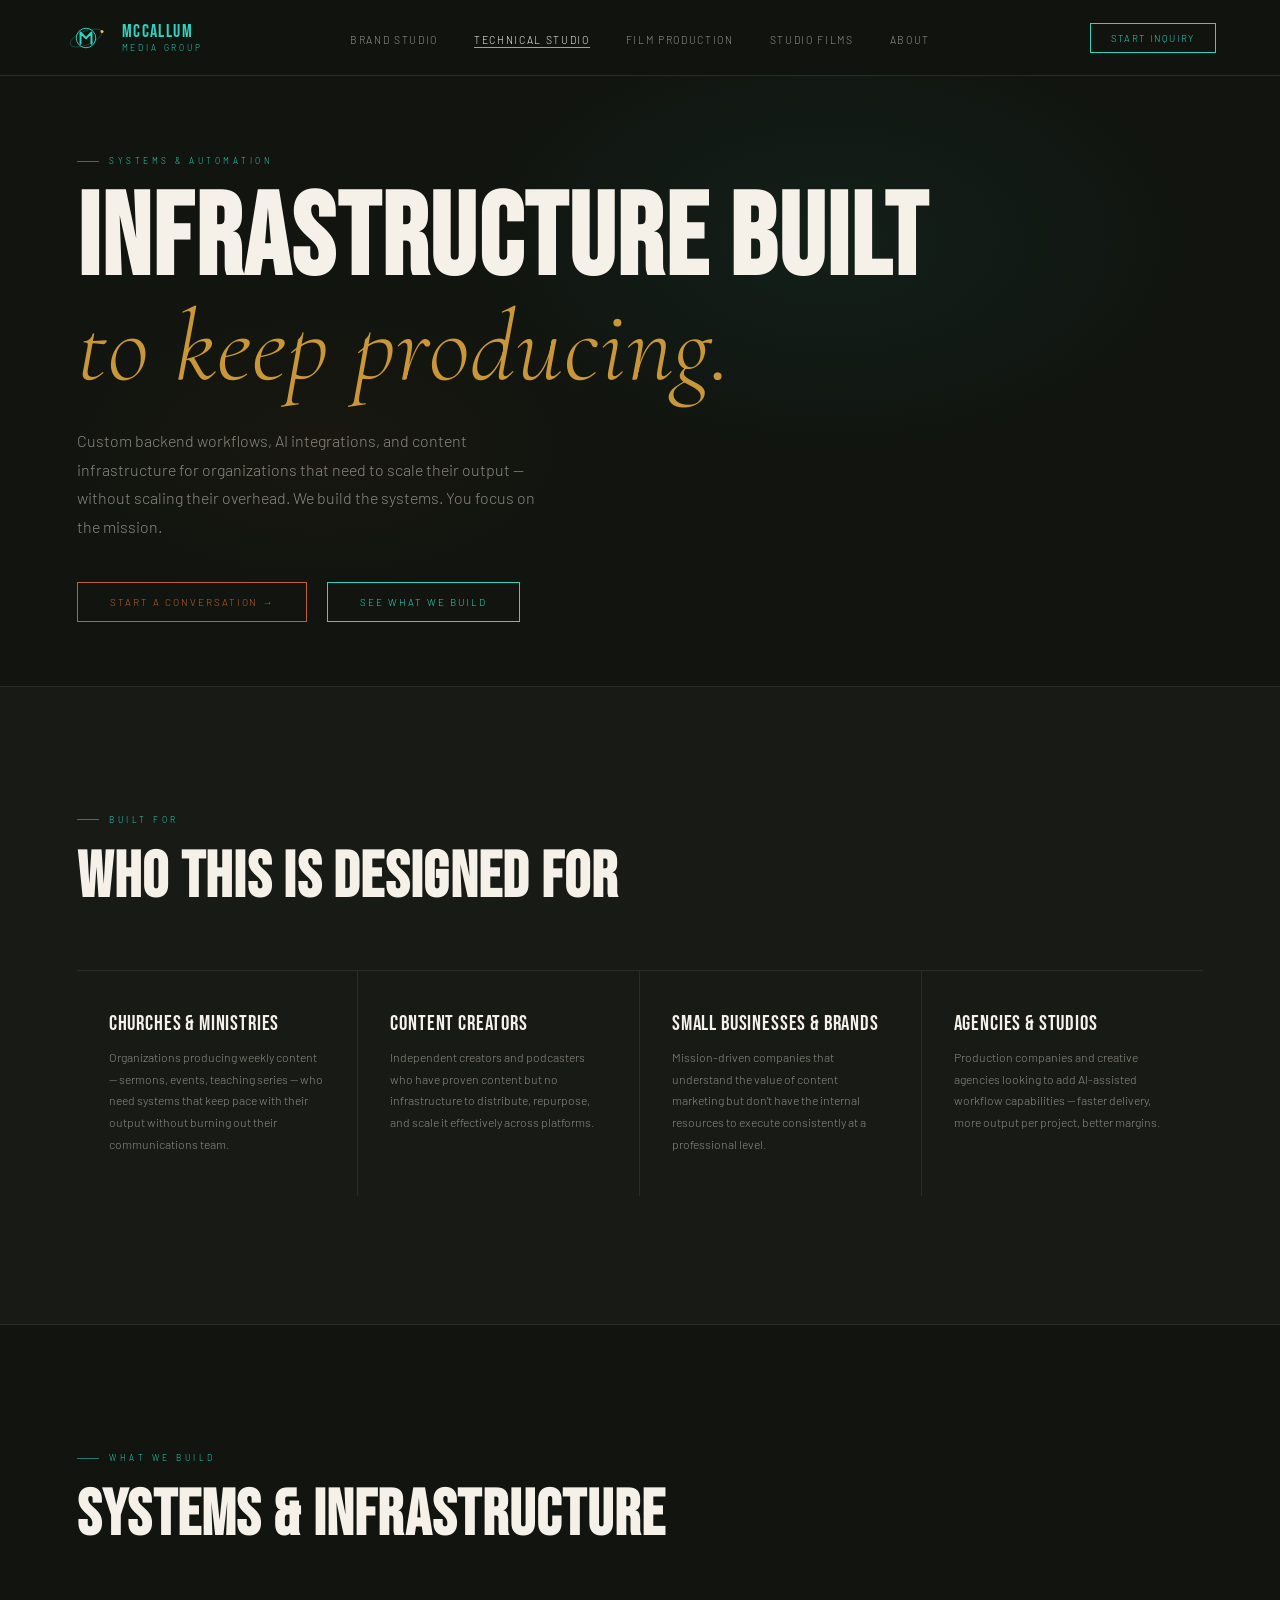
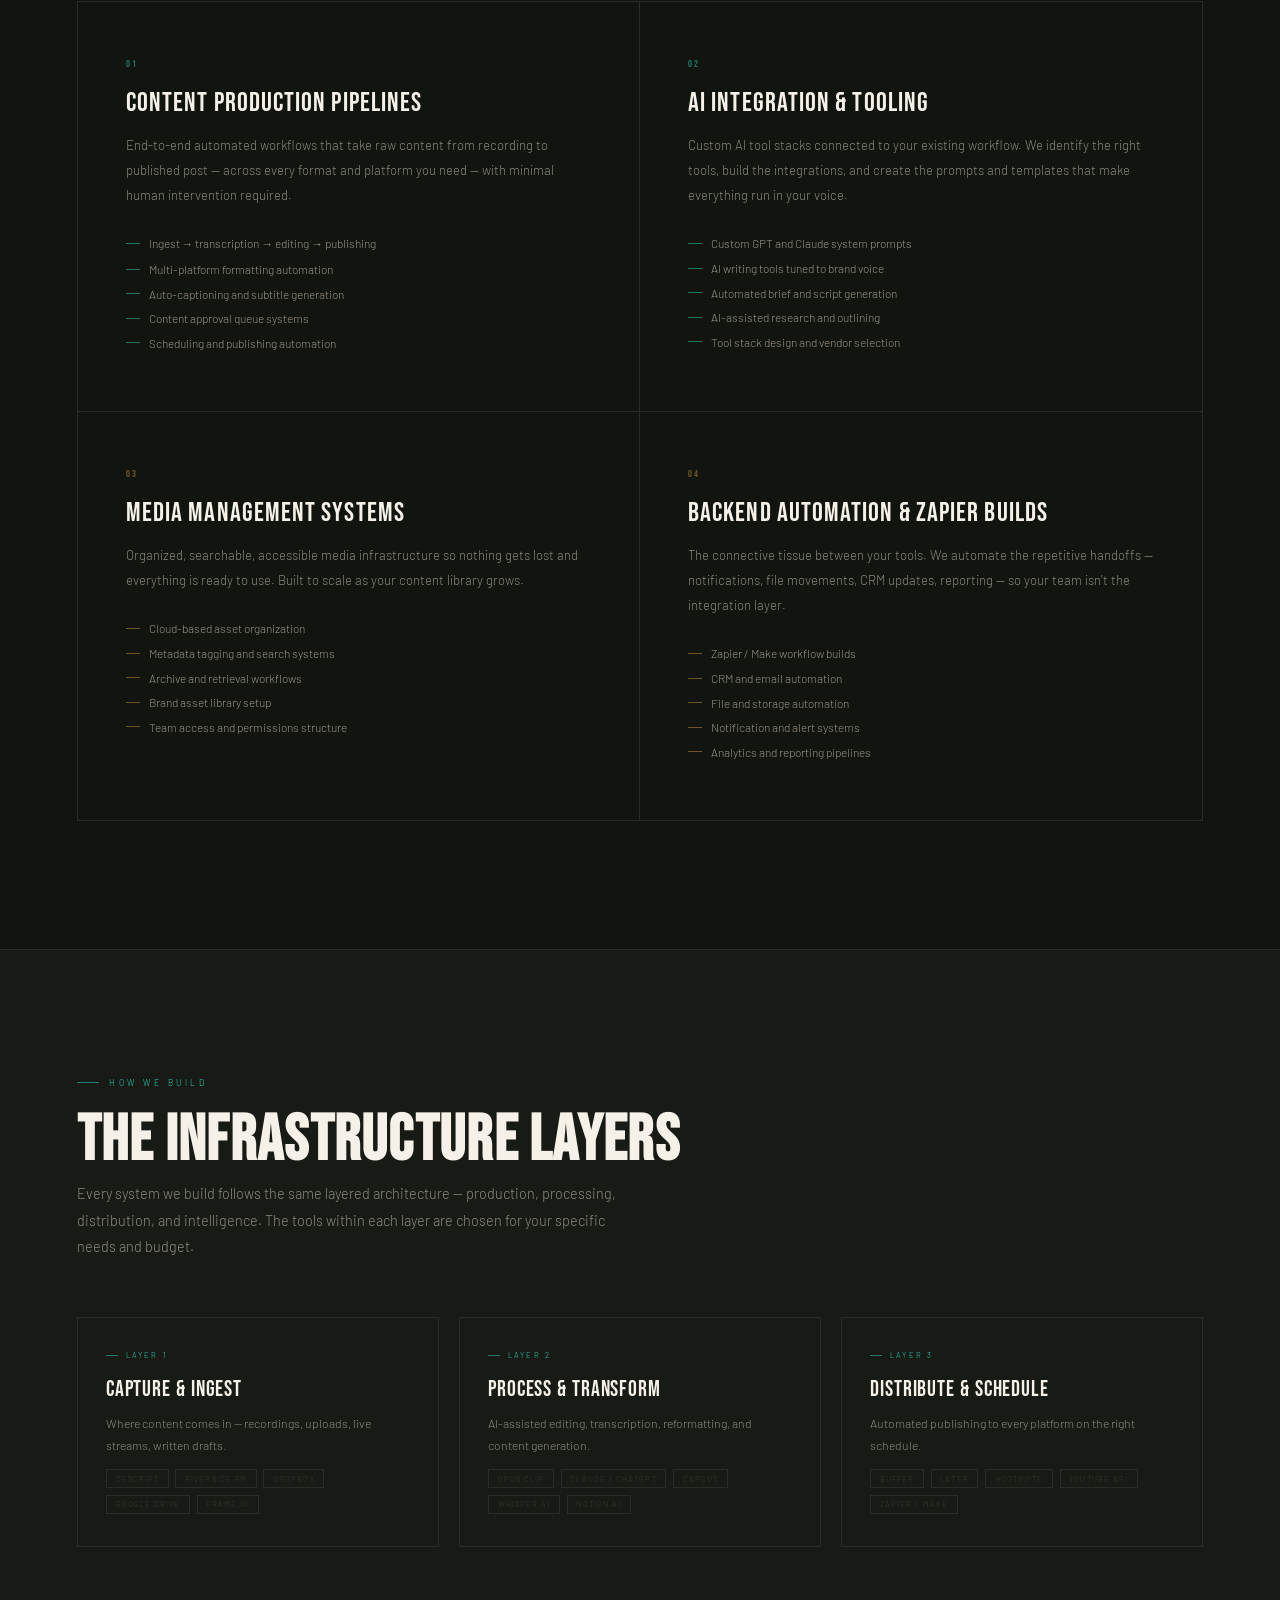
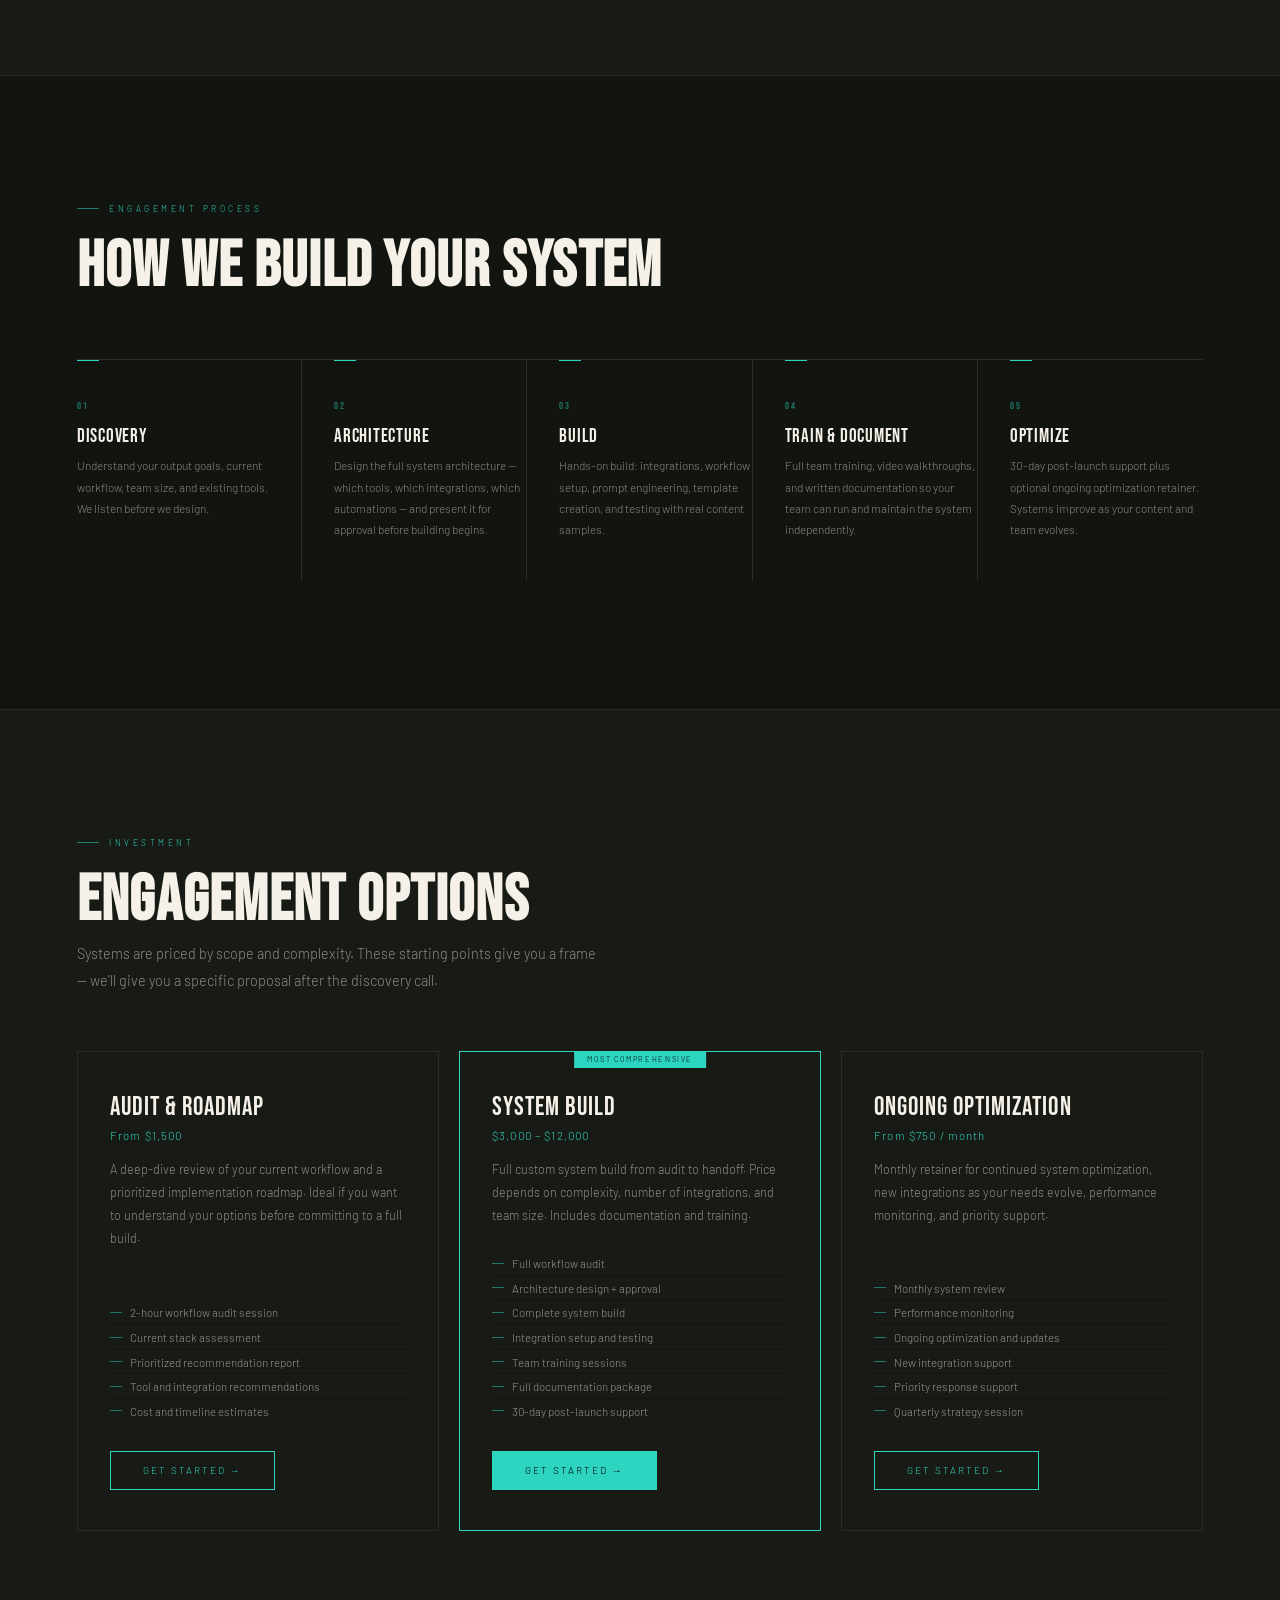
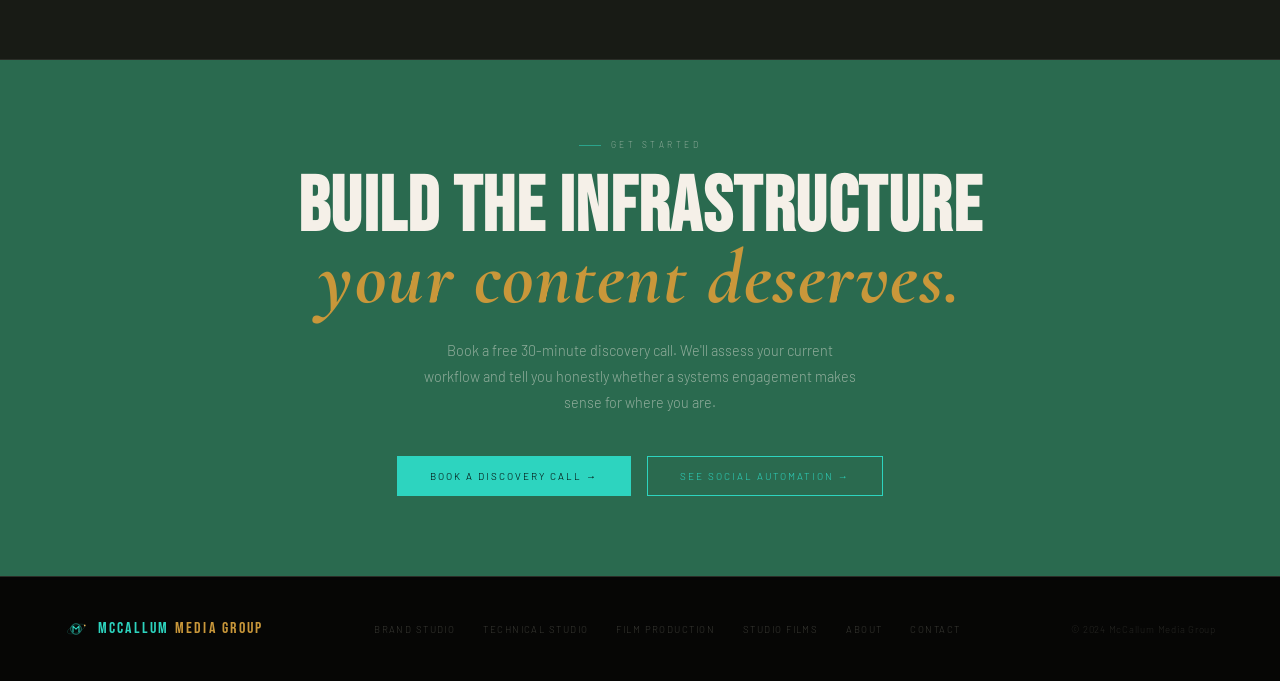
<file: systems-automation.html>
<!DOCTYPE html>
<html lang="en">
<head>
<meta charset="UTF-8"/><meta name="viewport" content="width=device-width,initial-scale=1.0"/>
<title>Systems & Automation — McCallum Media Group</title>
<meta name="description" content="Custom content infrastructure, backend automation, and AI-powered media systems for organizations ready to scale without scaling their team."/>
<link rel="stylesheet" href="/css/global.css"/>
<style>

/* ── SYSTEMS GRID ── */
.sys-grid {
  display: grid;
  grid-template-columns: repeat(2,1fr);
  gap: 0;
  border: 1px solid var(--border);
}
.sys-card {
  padding: 3.5rem 3rem;
  border-right: 1px solid var(--border);
  border-bottom: 1px solid var(--border);
  position: relative; overflow: hidden;
  transition: background .4s;
}
.sys-card:hover { background: var(--bg3); }
.sys-card:nth-child(even) { border-right: none; }
.sys-card:nth-last-child(-n+2) { border-bottom: none; }
.sys-card::before {
  content: '';
  position: absolute; top: 0; left: 0; right: 0; height: 2px;
  background: var(--accent, var(--teal));
  transform: scaleX(0); transform-origin: left;
  transition: transform .5s cubic-bezier(.16,1,.3,1);
}
.sys-card:hover::before { transform: scaleX(1); }
.sys-card-num { font-family: var(--disp); font-size: .65rem; letter-spacing: .22em; color: var(--accent, var(--teal)); opacity: .5; margin-bottom: 1.25rem; display: block; }
.sys-card-title { font-family: var(--disp); font-size: 1.7rem; letter-spacing: .04em; line-height: 1; color: var(--fg); margin-bottom: 1rem; }
.sys-card-desc { font-size: .82rem; color: var(--dim); line-height: 1.9; margin-bottom: 1.5rem; }
.sys-card-list { list-style: none; }
.sys-card-list li { font-size: .74rem; color: var(--muted); padding: .3rem 0; border-bottom: 1px solid #111; display: flex; align-items: center; gap: .55rem; }
.sys-card-list li:last-child { border-bottom: none; }
.sys-card-list li::before { content:''; display:block; width:14px; height:1px; background:var(--accent,var(--teal)); opacity:.5; flex-shrink:0; }

/* ── STACK VISUAL ── */
.stack-grid {
  display: grid;
  grid-template-columns: repeat(3,1fr);
  gap: 1.25rem;
}
.stack-layer {
  background: var(--bg2);
  border: 1px solid var(--border);
  padding: 2rem 1.75rem;
  position: relative;
  transition: border-color .4s;
}
.stack-layer:hover { border-color: rgba(45,212,191,.2); }
.stack-layer-label {
  font-size: .48rem; letter-spacing: .28em; text-transform: uppercase;
  color: var(--teal); margin-bottom: 1rem; display: flex; align-items: center; gap: .5rem;
}
.stack-layer-label::before { content:''; display:block; width:12px; height:1px; background:var(--teal); opacity:.5; }
.stack-layer-name { font-family: var(--disp); font-size: 1.4rem; letter-spacing: .04em; color: var(--fg); margin-bottom: .65rem; }
.stack-layer-tools { display: flex; flex-wrap: wrap; gap: .4rem; margin-top: .75rem; }
.stack-tool { font-size: .48rem; letter-spacing: .14em; text-transform: uppercase; padding: .22rem .55rem; border: 1px solid var(--border); color: #3A3A35; }

/* ── ENGAGEMENT TIERS ── */
.tier-grid {
  display: grid;
  grid-template-columns: repeat(3,1fr);
  gap: 1.25rem;
}
.tier-card {
  background: var(--bg2);
  border: 1px solid var(--border);
  padding: 2.5rem 2rem;
  position: relative;
  display: flex; flex-direction: column;
  transition: border-color .4s;
}
.tier-card.featured { border-color: var(--teal); }
.tier-card.featured::before {
  content: 'Most Comprehensive';
  position: absolute; top: -1px; left: 50%; transform: translateX(-50%);
  font-size: .46rem; letter-spacing: .22em; text-transform: uppercase;
  padding: .28rem .8rem; background: var(--teal); color: #000; white-space: nowrap;
}
.tier-name { font-family: var(--disp); font-size: 1.6rem; letter-spacing: .04em; color: var(--fg); margin-bottom: .35rem; }
.tier-price { font-size: .72rem; color: var(--teal); letter-spacing: .1em; margin-bottom: 1rem; }
.tier-desc { font-size: .78rem; color: var(--dim); line-height: 1.85; margin-bottom: 1.5rem; flex: 1; }
.tier-includes { list-style: none; margin-bottom: 1.75rem; }
.tier-includes li { font-size: .72rem; color: var(--muted); padding: .3rem 0; border-bottom: 1px solid #111; display: flex; align-items: center; gap: .5rem; }
.tier-includes li:last-child { border-bottom: none; }
.tier-includes li::before { content:''; display:block; width:12px; height:1px; background:var(--teal); opacity:.5; flex-shrink:0; }

/* ── PROCESS ── */
.sys-process {
  display: grid;
  grid-template-columns: repeat(5,1fr);
  gap: 0;
  border-top: 1px solid var(--border);
}
.sys-step { padding: 2.5rem 2rem 2.5rem 0; border-right: 1px solid var(--border); position: relative; }
.sys-step:last-child { border-right: none; }
.sys-step:not(:first-child) { padding-left: 2rem; padding-right: 0; }
.sys-step::before { content:''; position:absolute; top:0; left:0; width:22px; height:1px; background:var(--teal); }
.sys-step:not(:first-child)::before { left:2rem; }
.sys-step-num { font-family:var(--disp); font-size:.6rem; letter-spacing:.2em; color:var(--teal); opacity:.5; margin-bottom:.9rem; display:block; }
.sys-step-name { font-family:var(--disp); font-size:1.2rem; letter-spacing:.04em; line-height:1; color:var(--fg); margin-bottom:.6rem; }
.sys-step-desc { font-size:.74rem; color:var(--dim); line-height:1.8; }

/* ── FOR WHO SECTION ── */
.forwho-grid {
  display: grid;
  grid-template-columns: repeat(4,1fr);
  gap: 0;
  border-top: 1px solid var(--border);
}
.forwho-item { padding: 2.5rem 2rem; border-right: 1px solid var(--border); }
.forwho-item:last-child { border-right: none; }
.forwho-name { font-family: var(--disp); font-size: 1.3rem; letter-spacing: .04em; color: var(--fg); margin-bottom: .65rem; }
.forwho-desc { font-size: .76rem; color: var(--dim); line-height: 1.8; }

/* RESPONSIVE */
@media(max-width:900px){
  .sys-grid { grid-template-columns: 1fr; }
  .sys-card { border-right: none; }
  .sys-card:nth-last-child(-n+2) { border-bottom: 1px solid var(--border); }
  .sys-card:last-child { border-bottom: none; }
  .stack-grid { grid-template-columns: 1fr; }
  .tier-grid { grid-template-columns: 1fr; }
  .sys-process { grid-template-columns: 1fr; }
  .sys-step { border-right: none; border-top: 1px solid var(--border); padding: 2rem 0; }
  .sys-step:not(:first-child) { padding-left: 0; }
  .sys-step::before, .sys-step:not(:first-child)::before { left: 0; }
  .forwho-grid { grid-template-columns: repeat(2,1fr); }
  .forwho-item:nth-child(even) { border-right: none; }
  .forwho-item:nth-child(n+3) { border-top: 1px solid var(--border); }
}
@media(max-width:480px){
  .forwho-grid { grid-template-columns: 1fr; }
  .forwho-item { border-right: none; border-top: 1px solid var(--border); }
  .forwho-item:first-child { border-top: none; }
}
</style>
  <link rel="icon" type="image/png" sizes="32x32" href="/favicon-32x32.png">
  <link rel="icon" type="image/png" sizes="16x16" href="/favicon-16x16.png">
  <link rel="icon" type="image/png" sizes="48x48" href="/favicon-48x48.png">
  <link rel="apple-touch-icon" sizes="180x180" href="/favicon-180x180.png">
  <link rel="manifest" href="/site.webmanifest">
  <meta name="theme-color" content="#11140F">
  <meta name="msapplication-TileColor" content="#11140F">
  <meta name="msapplication-TileImage" content="/app-tile-512.png">
</head>
<body data-page="services">

<nav class="nav" id="mainNav">
  <a href="/index.html" class="nav-logo" aria-label="McCallum Media Group — home"><svg class="nav-logo-mark" width="30" height="30" viewBox="-185 -120 370 240" aria-hidden="true"><ellipse cx="0" cy="0" rx="142" ry="58" fill="none" stroke="#2DD4BF" stroke-width="4" opacity="0.55" transform="rotate(-22)"/><circle cx="0" cy="0" r="82" fill="none" stroke="#2DD4BF" stroke-width="8"/><path d="M-46 48 L-46 -46 L0 2 L46 -46 L46 48" fill="none" stroke="#2DD4BF" stroke-width="17" stroke-linejoin="round" stroke-linecap="round"/><circle cx="135" cy="-55" r="13" fill="#E9B85A"/></svg><span class="nav-logo-word"><span class="nav-logo-name">McCallum</span><span class="nav-logo-sub">Media Group</span></span></a>
  <ul class="nav-links">
    <li><a href="/brand-studio.html">Brand Studio</a></li>
    <li><a href="/technical-studio.html" class="active">Technical Studio</a></li>
    <li><a href="/film-production.html">Film Production</a></li>
    <li><a href="/productions.html">Studio Films</a></li>
    <li><a href="/about.html">About</a></li>
  </ul>
  <div class="nav-right">
    <a href="/contact.html" class="nav-cta">Start Inquiry</a>
    <button class="hamburger" id="hamburger" onclick="toggleMenu()"><span></span><span></span><span></span></button>
  </div>
</nav>
<div class="mobile-menu" id="mobileMenu">
  <a href="/brand-studio.html"     onclick="closeMenu()">Brand Studio</a>
  <a href="/technical-studio.html" onclick="closeMenu()">Technical Studio</a>
  <a href="/film-production.html"  onclick="closeMenu()">Film Production</a>
  <a href="/productions.html"      onclick="closeMenu()">Studio Films</a>
  <a href="/about.html"            onclick="closeMenu()">About</a>
  <a href="/contact.html"          onclick="closeMenu()">Contact</a>
  <div class="mobile-cta-wrap"><a href="/contact.html" class="btn btn-teal" onclick="closeMenu()">Start Inquiry</a></div>
</div>

<!-- HERO -->
<div class="page-hero" style="min-height:55vh">
  <div style="position:absolute;inset:0;background:radial-gradient(ellipse 50% 55% at 65% 35%,rgba(45,212,191,.06) 0%,transparent 60%);pointer-events:none"></div>
  <div style="position:absolute;inset:0;background:radial-gradient(ellipse 40% 40% at 25% 65%,rgba(194,97,47,.04) 0%,transparent 60%);pointer-events:none"></div>
  <div class="page-hero-inner">
    <div class="eyebrow reveal">Systems & Automation</div>
    <h1 class="hero-hl reveal">Infrastructure built<br><em>to keep producing.</em></h1>
    <p class="hero-sub reveal">Custom backend workflows, AI integrations, and content infrastructure for organizations that need to scale their output — without scaling their overhead. We build the systems. You focus on the mission.</p>
    <div style="margin-top:2.5rem;display:flex;gap:1.25rem;flex-wrap:wrap" class="reveal">
      <a href="/contact.html" class="btn btn-orange">Start a Conversation →</a>
      <a href="#systems" class="btn btn-teal">See What We Build</a>
    </div>
  </div>
</div>

<!-- WHO IT'S FOR -->
<section class="section border-b" style="background:var(--bg2)">
  <div class="eyebrow reveal">Built For</div>
  <h2 class="disp reveal" style="font-size:clamp(2.2rem,5vw,4rem);margin-bottom:4rem">Who this is designed for</h2>
  <div class="forwho-grid">
    <div class="forwho-item reveal">
      <div class="forwho-name">Churches & Ministries</div>
      <p class="forwho-desc">Organizations producing weekly content — sermons, events, teaching series — who need systems that keep pace with their output without burning out their communications team.</p>
    </div>
    <div class="forwho-item reveal rd1">
      <div class="forwho-name">Content Creators</div>
      <p class="forwho-desc">Independent creators and podcasters who have proven content but no infrastructure to distribute, repurpose, and scale it effectively across platforms.</p>
    </div>
    <div class="forwho-item reveal rd2">
      <div class="forwho-name">Small Businesses & Brands</div>
      <p class="forwho-desc">Mission-driven companies that understand the value of content marketing but don't have the internal resources to execute consistently at a professional level.</p>
    </div>
    <div class="forwho-item reveal rd3">
      <div class="forwho-name">Agencies & Studios</div>
      <p class="forwho-desc">Production companies and creative agencies looking to add AI-assisted workflow capabilities — faster delivery, more output per project, better margins.</p>
    </div>
  </div>
</section>

<!-- SYSTEMS WE BUILD -->
<section class="section border-b" id="systems">
  <div class="eyebrow reveal">What We Build</div>
  <h2 class="disp reveal" style="font-size:clamp(2.2rem,5vw,4rem);margin-bottom:3.5rem">Systems & Infrastructure</h2>
  <div class="sys-grid">

    <div class="sys-card reveal" style="--accent:var(--teal)">
      <span class="sys-card-num">01</span>
      <div class="sys-card-title">Content Production Pipelines</div>
      <p class="sys-card-desc">End-to-end automated workflows that take raw content from recording to published post — across every format and platform you need — with minimal human intervention required.</p>
      <ul class="sys-card-list">
        <li>Ingest → transcription → editing → publishing</li>
        <li>Multi-platform formatting automation</li>
        <li>Auto-captioning and subtitle generation</li>
        <li>Content approval queue systems</li>
        <li>Scheduling and publishing automation</li>
      </ul>
    </div>

    <div class="sys-card reveal rd1" style="--accent:var(--teal)">
      <span class="sys-card-num">02</span>
      <div class="sys-card-title">AI Integration & Tooling</div>
      <p class="sys-card-desc">Custom AI tool stacks connected to your existing workflow. We identify the right tools, build the integrations, and create the prompts and templates that make everything run in your voice.</p>
      <ul class="sys-card-list">
        <li>Custom GPT and Claude system prompts</li>
        <li>AI writing tools tuned to brand voice</li>
        <li>Automated brief and script generation</li>
        <li>AI-assisted research and outlining</li>
        <li>Tool stack design and vendor selection</li>
      </ul>
    </div>

    <div class="sys-card reveal" style="--accent:var(--gold)">
      <span class="sys-card-num">03</span>
      <div class="sys-card-title">Media Management Systems</div>
      <p class="sys-card-desc">Organized, searchable, accessible media infrastructure so nothing gets lost and everything is ready to use. Built to scale as your content library grows.</p>
      <ul class="sys-card-list">
        <li>Cloud-based asset organization</li>
        <li>Metadata tagging and search systems</li>
        <li>Archive and retrieval workflows</li>
        <li>Brand asset library setup</li>
        <li>Team access and permissions structure</li>
      </ul>
    </div>

    <div class="sys-card reveal rd1" style="--accent:var(--gold)">
      <span class="sys-card-num">04</span>
      <div class="sys-card-title">Backend Automation & Zapier Builds</div>
      <p class="sys-card-desc">The connective tissue between your tools. We automate the repetitive handoffs — notifications, file movements, CRM updates, reporting — so your team isn't the integration layer.</p>
      <ul class="sys-card-list">
        <li>Zapier / Make workflow builds</li>
        <li>CRM and email automation</li>
        <li>File and storage automation</li>
        <li>Notification and alert systems</li>
        <li>Analytics and reporting pipelines</li>
      </ul>
    </div>

  </div>
</section>

<!-- TECH STACK -->
<section class="section border-b" style="background:var(--bg2)">
  <div class="eyebrow reveal">How We Build</div>
  <h2 class="disp reveal" style="font-size:clamp(2.2rem,5vw,4rem);margin-bottom:.75rem">The infrastructure layers</h2>
  <p class="reveal" style="color:var(--dim);font-size:.9rem;line-height:1.85;max-width:560px;margin-bottom:3.5rem">Every system we build follows the same layered architecture — production, processing, distribution, and intelligence. The tools within each layer are chosen for your specific needs and budget.</p>

  <div class="stack-grid">
    <div class="stack-layer reveal">
      <div class="stack-layer-label">Layer 1</div>
      <div class="stack-layer-name">Capture & Ingest</div>
      <p style="font-size:.76rem;color:var(--dim);line-height:1.8;margin-bottom:.75rem">Where content comes in — recordings, uploads, live streams, written drafts.</p>
      <div class="stack-layer-tools">
        <span class="stack-tool">Descript</span>
        <span class="stack-tool">Riverside.fm</span>
        <span class="stack-tool">Dropbox</span>
        <span class="stack-tool">Google Drive</span>
        <span class="stack-tool">Frame.io</span>
      </div>
    </div>
    <div class="stack-layer reveal rd1">
      <div class="stack-layer-label">Layer 2</div>
      <div class="stack-layer-name">Process & Transform</div>
      <p style="font-size:.76rem;color:var(--dim);line-height:1.8;margin-bottom:.75rem">AI-assisted editing, transcription, reformatting, and content generation.</p>
      <div class="stack-layer-tools">
        <span class="stack-tool">Opus Clip</span>
        <span class="stack-tool">Claude / ChatGPT</span>
        <span class="stack-tool">CapCut</span>
        <span class="stack-tool">Whisper AI</span>
        <span class="stack-tool">Notion AI</span>
      </div>
    </div>
    <div class="stack-layer reveal rd2">
      <div class="stack-layer-label">Layer 3</div>
      <div class="stack-layer-name">Distribute & Schedule</div>
      <p style="font-size:.76rem;color:var(--dim);line-height:1.8;margin-bottom:.75rem">Automated publishing to every platform on the right schedule.</p>
      <div class="stack-layer-tools">
        <span class="stack-tool">Buffer</span>
        <span class="stack-tool">Later</span>
        <span class="stack-tool">Hootsuite</span>
        <span class="stack-tool">YouTube API</span>
        <span class="stack-tool">Zapier / Make</span>
      </div>
    </div>
  </div>
</section>

<!-- PROCESS -->
<section class="section border-b">
  <div class="eyebrow reveal">Engagement Process</div>
  <h2 class="disp reveal" style="font-size:clamp(2.2rem,5vw,4rem);margin-bottom:4rem">How we build your system</h2>
  <div class="sys-process">
    <div class="sys-step reveal">
      <span class="sys-step-num">01</span>
      <div class="sys-step-name">Discovery</div>
      <p class="sys-step-desc">Understand your output goals, current workflow, team size, and existing tools. We listen before we design.</p>
    </div>
    <div class="sys-step reveal rd1">
      <span class="sys-step-num">02</span>
      <div class="sys-step-name">Architecture</div>
      <p class="sys-step-desc">Design the full system architecture — which tools, which integrations, which automations — and present it for approval before building begins.</p>
    </div>
    <div class="sys-step reveal rd2">
      <span class="sys-step-num">03</span>
      <div class="sys-step-name">Build</div>
      <p class="sys-step-desc">Hands-on build: integrations, workflow setup, prompt engineering, template creation, and testing with real content samples.</p>
    </div>
    <div class="sys-step reveal rd3">
      <span class="sys-step-num">04</span>
      <div class="sys-step-name">Train & Document</div>
      <p class="sys-step-desc">Full team training, video walkthroughs, and written documentation so your team can run and maintain the system independently.</p>
    </div>
    <div class="sys-step reveal rd4">
      <span class="sys-step-num">05</span>
      <div class="sys-step-name">Optimize</div>
      <p class="sys-step-desc">30-day post-launch support plus optional ongoing optimization retainer. Systems improve as your content and team evolves.</p>
    </div>
  </div>
</section>

<!-- ENGAGEMENT TIERS -->
<section class="section border-b" style="background:var(--bg2)">
  <div class="eyebrow reveal">Investment</div>
  <h2 class="disp reveal" style="font-size:clamp(2.2rem,5vw,4rem);margin-bottom:.75rem">Engagement options</h2>
  <p class="reveal" style="color:var(--dim);font-size:.9rem;line-height:1.85;max-width:520px;margin-bottom:3.5rem">Systems are priced by scope and complexity. These starting points give you a frame — we'll give you a specific proposal after the discovery call.</p>

  <div class="tier-grid">
    <div class="tier-card reveal">
      <div class="tier-name">Audit & Roadmap</div>
      <div class="tier-price">From $1,500</div>
      <p class="tier-desc">A deep-dive review of your current workflow and a prioritized implementation roadmap. Ideal if you want to understand your options before committing to a full build.</p>
      <ul class="tier-includes">
        <li>2-hour workflow audit session</li>
        <li>Current stack assessment</li>
        <li>Prioritized recommendation report</li>
        <li>Tool and integration recommendations</li>
        <li>Cost and timeline estimates</li>
      </ul>
      <a href="/contact.html" class="btn btn-teal" style="align-self:flex-start">Get Started →</a>
    </div>

    <div class="tier-card featured reveal rd1">
      <div class="tier-name">System Build</div>
      <div class="tier-price">$3,000 – $12,000</div>
      <p class="tier-desc">Full custom system build from audit to handoff. Price depends on complexity, number of integrations, and team size. Includes documentation and training.</p>
      <ul class="tier-includes">
        <li>Full workflow audit</li>
        <li>Architecture design + approval</li>
        <li>Complete system build</li>
        <li>Integration setup and testing</li>
        <li>Team training sessions</li>
        <li>Full documentation package</li>
        <li>30-day post-launch support</li>
      </ul>
      <a href="/contact.html" class="btn btn-solid" style="align-self:flex-start">Get Started →</a>
    </div>

    <div class="tier-card reveal rd2">
      <div class="tier-name">Ongoing Optimization</div>
      <div class="tier-price">From $750 / month</div>
      <p class="tier-desc">Monthly retainer for continued system optimization, new integrations as your needs evolve, performance monitoring, and priority support.</p>
      <ul class="tier-includes">
        <li>Monthly system review</li>
        <li>Performance monitoring</li>
        <li>Ongoing optimization and updates</li>
        <li>New integration support</li>
        <li>Priority response support</li>
        <li>Quarterly strategy session</li>
      </ul>
      <a href="/contact.html" class="btn btn-teal" style="align-self:flex-start">Get Started →</a>
    </div>
  </div>
</section>

<!-- FINAL CTA -->
<section class="section-sm" style="text-align:center;background:var(--green)">
  <div class="eyebrow reveal" style="justify-content:center;color:rgba(245,240,232,.5)">Get Started</div>
  <h2 class="disp reveal" style="font-size:clamp(2.5rem,6vw,5rem);margin:.75rem 0 1.5rem">Build the infrastructure<br><span style="font-family:var(--serif);font-style:italic;color:var(--gold)">your content deserves.</span></h2>
  <p class="reveal" style="color:rgba(245,240,232,.5);font-size:.9rem;line-height:1.8;max-width:440px;margin:0 auto 2.5rem">Book a free 30-minute discovery call. We'll assess your current workflow and tell you honestly whether a systems engagement makes sense for where you are.</p>
  <div style="display:flex;gap:1rem;justify-content:center;flex-wrap:wrap" class="reveal">
    <a href="/contact.html" class="btn btn-solid">Book a Discovery Call →</a>
    <a href="/social-automation.html" class="btn btn-teal">See Social Automation →</a>
  </div>
</section>

<footer>
  <div class="footer-logo"><svg class="footer-logo-mark" width="24" height="24" viewBox="-185 -120 370 240" aria-hidden="true"><ellipse cx="0" cy="0" rx="142" ry="58" fill="none" stroke="#2DD4BF" stroke-width="4" opacity="0.55" transform="rotate(-22)"/><circle cx="0" cy="0" r="82" fill="none" stroke="#2DD4BF" stroke-width="8"/><path d="M-46 48 L-46 -46 L0 2 L46 -46 L46 48" fill="none" stroke="#2DD4BF" stroke-width="17" stroke-linejoin="round" stroke-linecap="round"/><circle cx="135" cy="-55" r="13" fill="#E9B85A"/></svg><span class="footer-logo-txt">McCallum <em>Media Group</em></span></div>
  <div class="footer-links">
    <a href="/brand-studio.html">Brand Studio</a>
    <a href="/technical-studio.html">Technical Studio</a>
    <a href="/film-production.html">Film Production</a>
    <a href="/productions.html">Studio Films</a>
    <a href="/about.html">About</a>
    <a href="/contact.html">Contact</a>
  </div>
  <div class="footer-copy">© 2024 McCallum Media Group</div>
</footer>

<script>
let menuOpen=false;
function toggleMenu(){menuOpen=!menuOpen;document.getElementById('hamburger').classList.toggle('open',menuOpen);document.getElementById('mobileMenu').classList.toggle('open',menuOpen);}
function closeMenu(){menuOpen=false;document.getElementById('hamburger').classList.remove('open');document.getElementById('mobileMenu').classList.remove('open');}
const io=new IntersectionObserver(e=>e.forEach(x=>{if(x.isIntersecting){x.target.classList.add('on');io.unobserve(x.target);}}),{threshold:.1});
document.querySelectorAll('.reveal').forEach(el=>io.observe(el));
</script>
</body>
</html>
</file>
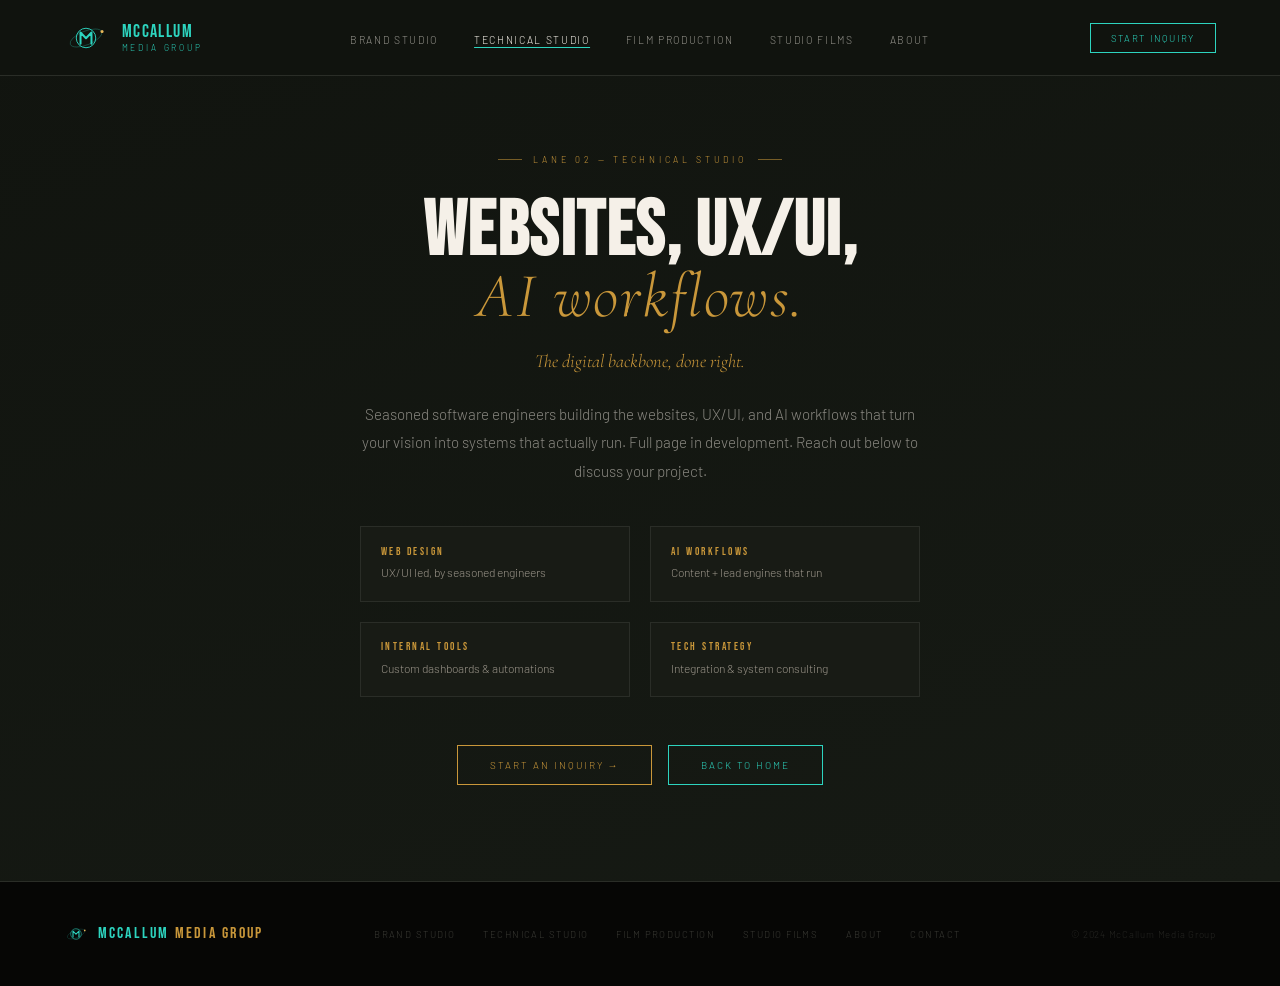
<file: technical-studio.html>
<!DOCTYPE html>
<html lang="en">
<head>
<meta charset="UTF-8"/><meta name="viewport" content="width=device-width,initial-scale=1.0"/>
<title>Technical Studio — McCallum Media Group</title>
<meta name="description" content="Websites, UX/UI, AI workflows, and technical implementation by seasoned software engineers."/>
<link rel="stylesheet" href="/css/global.css"/>
<style>
.coming { padding:9rem 6% 6rem; min-height:80vh; display:flex; align-items:center; justify-content:center; text-align:center; background:linear-gradient(160deg, #11140F 0%, #161A14 100%); }
.coming-inner { max-width:760px; }
.coming-eye { font-size:.55rem; letter-spacing:.42em; text-transform:uppercase; color:#C9973A; margin-bottom:2rem; display:inline-flex; align-items:center; gap:.7rem; }
.coming-eye::before, .coming-eye::after { content:''; display:block; width:24px; height:1px; background:#C9973A; opacity:.55; }
.coming-h1 { font-family:var(--disp); font-size:clamp(2.6rem,6vw,5rem); line-height:.92; letter-spacing:.02em; color:var(--fg); margin-bottom:1.5rem; }
.coming-h1 em { display:block; font-family:var(--serif); font-style:italic; color:#C9973A; font-size:.82em; font-weight:300; text-transform:none; }
.coming-tag { font-family:var(--serif); font-style:italic; color:#C9973A; font-size:1.15rem; font-weight:300; margin-bottom:1.75rem; }
.coming-p { font-size:.95rem; color:var(--dim); line-height:1.9; max-width:560px; margin:0 auto 2.5rem; font-weight:300; }
.coming-caps { display:grid; grid-template-columns:repeat(2,1fr); gap:1.25rem; max-width:580px; margin:0 auto 3rem; text-align:left; }
.coming-cap { padding:1.1rem 1.25rem; background:var(--bg2); border:1px solid var(--border); }
.coming-cap-t { font-family:var(--disp); font-size:.7rem; letter-spacing:.22em; color:#C9973A; margin-bottom:.35rem; }
.coming-cap-d { font-size:.75rem; color:var(--muted); line-height:1.65; }
.coming-actions { display:flex; gap:1rem; justify-content:center; flex-wrap:wrap; }
@media(max-width:640px){ .coming-caps { grid-template-columns:1fr; } }
</style>
  <link rel="icon" type="image/png" sizes="32x32" href="/favicon-32x32.png">
  <link rel="icon" type="image/png" sizes="16x16" href="/favicon-16x16.png">
  <link rel="apple-touch-icon" sizes="180x180" href="/favicon-180x180.png">
  <link rel="manifest" href="/site.webmanifest">
  <meta name="theme-color" content="#11140F">
</head>
<body>

<nav class="nav">
  <a href="/index.html" class="nav-logo"><svg class="nav-logo-mark" width="30" height="30" viewBox="-185 -120 370 240" aria-hidden="true"><ellipse cx="0" cy="0" rx="142" ry="58" fill="none" stroke="#2DD4BF" stroke-width="4" opacity="0.55" transform="rotate(-22)"/><circle cx="0" cy="0" r="82" fill="none" stroke="#2DD4BF" stroke-width="8"/><path d="M-46 48 L-46 -46 L0 2 L46 -46 L46 48" fill="none" stroke="#2DD4BF" stroke-width="17" stroke-linejoin="round" stroke-linecap="round"/><circle cx="135" cy="-55" r="13" fill="#E9B85A"/></svg><span class="nav-logo-word"><span class="nav-logo-name">McCallum</span><span class="nav-logo-sub">Media Group</span></span></a>
  <ul class="nav-links">
    <li><a href="/brand-studio.html">Brand Studio</a></li>
    <li><a href="/technical-studio.html" class="active">Technical Studio</a></li>
    <li><a href="/film-production.html">Film Production</a></li>
    <li><a href="/productions.html">Studio Films</a></li>
    <li><a href="/about.html">About</a></li>
  </ul>
  <div class="nav-right">
    <a href="/contact.html" class="nav-cta">Start Inquiry</a>
    <button class="hamburger" id="hamburger" onclick="toggleMenu()"><span></span><span></span><span></span></button>
  </div>
</nav>
<div class="mobile-menu" id="mobileMenu">
  <a href="/brand-studio.html"     onclick="closeMenu()">Brand Studio</a>
  <a href="/technical-studio.html" onclick="closeMenu()">Technical Studio</a>
  <a href="/film-production.html"  onclick="closeMenu()">Film Production</a>
  <a href="/productions.html"      onclick="closeMenu()">Studio Films</a>
  <a href="/about.html"            onclick="closeMenu()">About</a>
  <a href="/contact.html"          onclick="closeMenu()">Contact</a>
  <div class="mobile-cta-wrap"><a href="/contact.html" class="btn btn-teal" onclick="closeMenu()">Start Inquiry</a></div>
</div>

<section class="coming">
  <div class="coming-inner">
    <div class="coming-eye">Lane 02 — Technical Studio</div>
    <h1 class="coming-h1">Websites, UX/UI,<em>AI workflows.</em></h1>
    <p class="coming-tag">The digital backbone, done right.</p>
    <p class="coming-p">Seasoned software engineers building the websites, UX/UI, and AI workflows that turn your vision into systems that actually run. Full page in development. Reach out below to discuss your project.</p>

    <div class="coming-caps">
      
      <div class="coming-cap"><div class="coming-cap-t">Web Design</div><div class="coming-cap-d">UX/UI led, by seasoned engineers</div></div>
      <div class="coming-cap"><div class="coming-cap-t">AI Workflows</div><div class="coming-cap-d">Content + lead engines that run</div></div>
      <div class="coming-cap"><div class="coming-cap-t">Internal Tools</div><div class="coming-cap-d">Custom dashboards &amp; automations</div></div>
      <div class="coming-cap"><div class="coming-cap-t">Tech Strategy</div><div class="coming-cap-d">Integration &amp; system consulting</div></div>

    </div>

    <div class="coming-actions">
      <a href="/contact.html" class="btn btn-gold">Start an Inquiry &rarr;</a>
      <a href="/index.html" class="btn btn-teal">Back to Home</a>
    </div>
  </div>
</section>

<footer>
  <div class="footer-logo"><svg class="footer-logo-mark" width="24" height="24" viewBox="-185 -120 370 240" aria-hidden="true"><ellipse cx="0" cy="0" rx="142" ry="58" fill="none" stroke="#2DD4BF" stroke-width="4" opacity="0.55" transform="rotate(-22)"/><circle cx="0" cy="0" r="82" fill="none" stroke="#2DD4BF" stroke-width="8"/><path d="M-46 48 L-46 -46 L0 2 L46 -46 L46 48" fill="none" stroke="#2DD4BF" stroke-width="17" stroke-linejoin="round" stroke-linecap="round"/><circle cx="135" cy="-55" r="13" fill="#E9B85A"/></svg><span class="footer-logo-txt">McCallum <em>Media Group</em></span></div>
  <div class="footer-links">
    <a href="/brand-studio.html">Brand Studio</a>
    <a href="/technical-studio.html">Technical Studio</a>
    <a href="/film-production.html">Film Production</a>
    <a href="/productions.html">Studio Films</a>
    <a href="/about.html">About</a>
    <a href="/contact.html">Contact</a>
  </div>
  <div class="footer-copy">&copy; 2024 McCallum Media Group</div>
</footer>

<script>
let menuOpen=false;
function toggleMenu(){menuOpen=!menuOpen;document.getElementById('hamburger').classList.toggle('open',menuOpen);document.getElementById('mobileMenu').classList.toggle('open',menuOpen);}
function closeMenu(){menuOpen=false;document.getElementById('hamburger').classList.remove('open');document.getElementById('mobileMenu').classList.remove('open');}
</script>
</body>
</html>
</file>
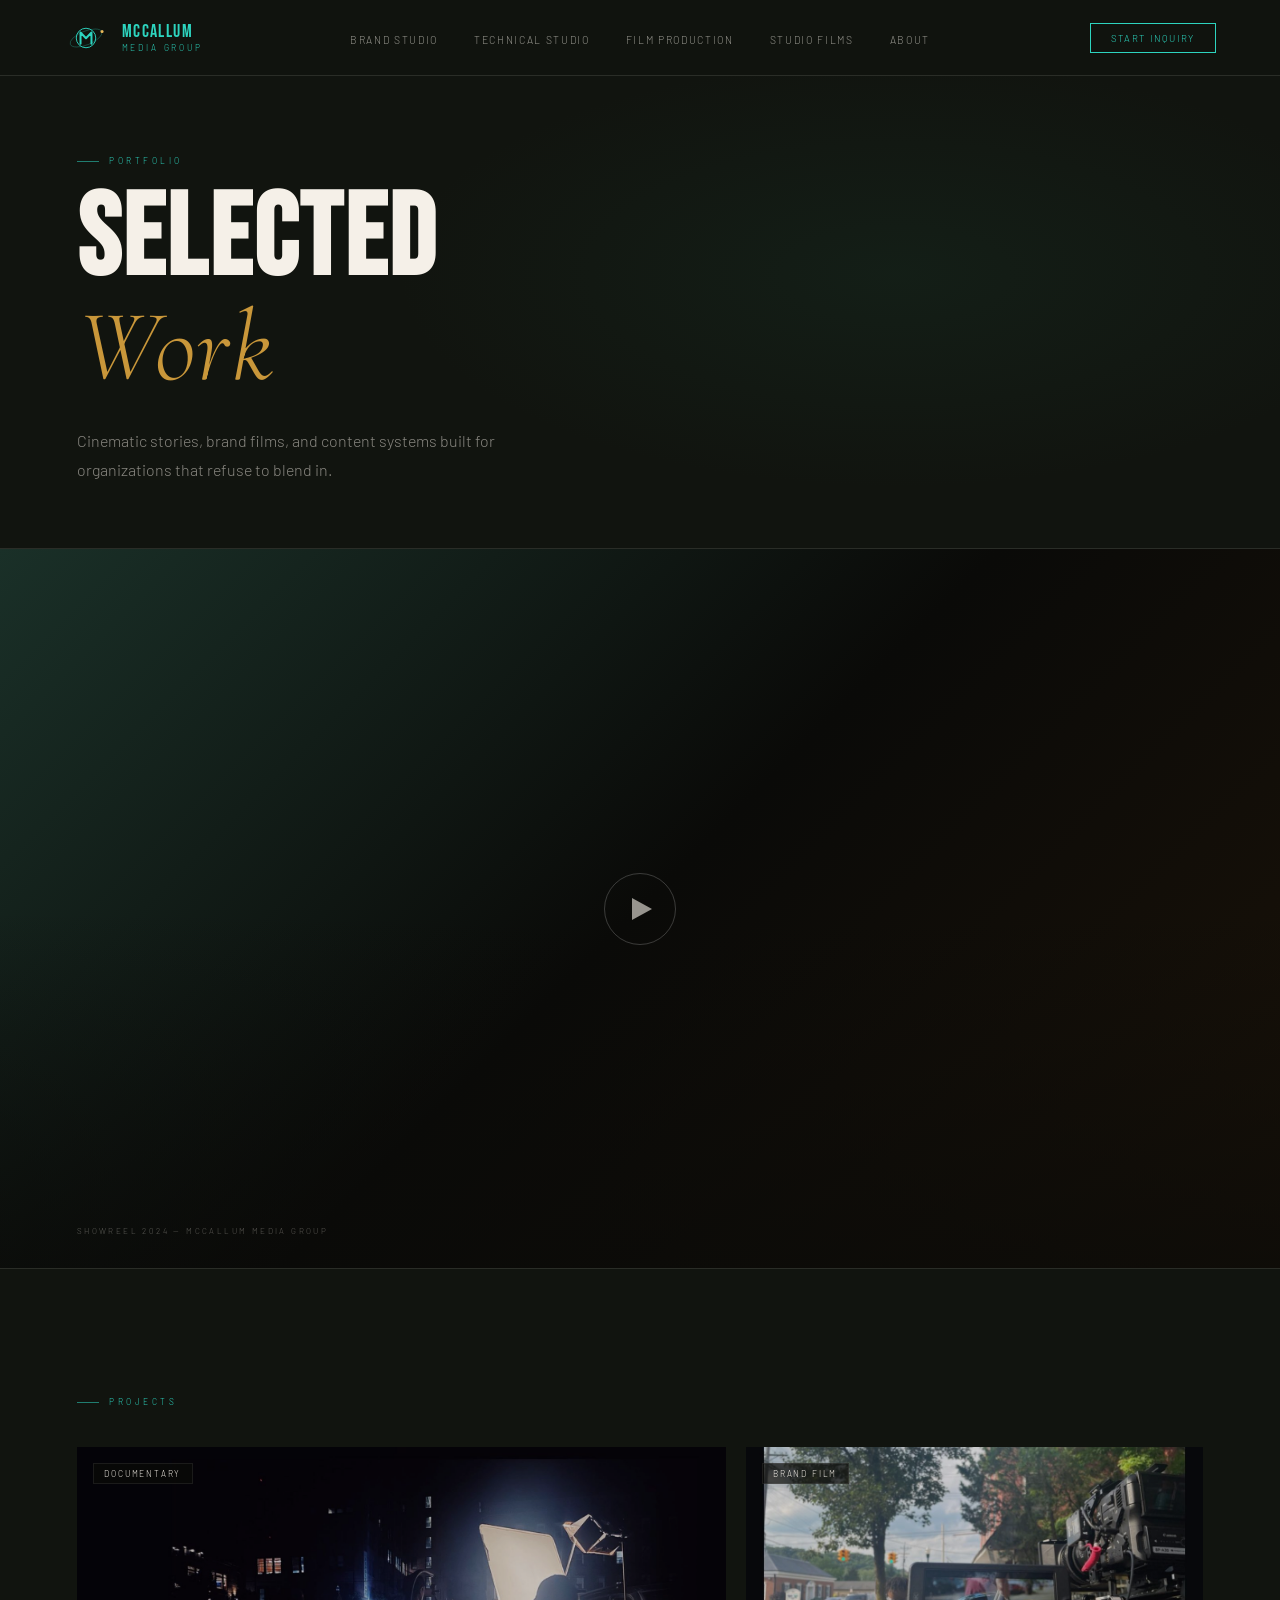
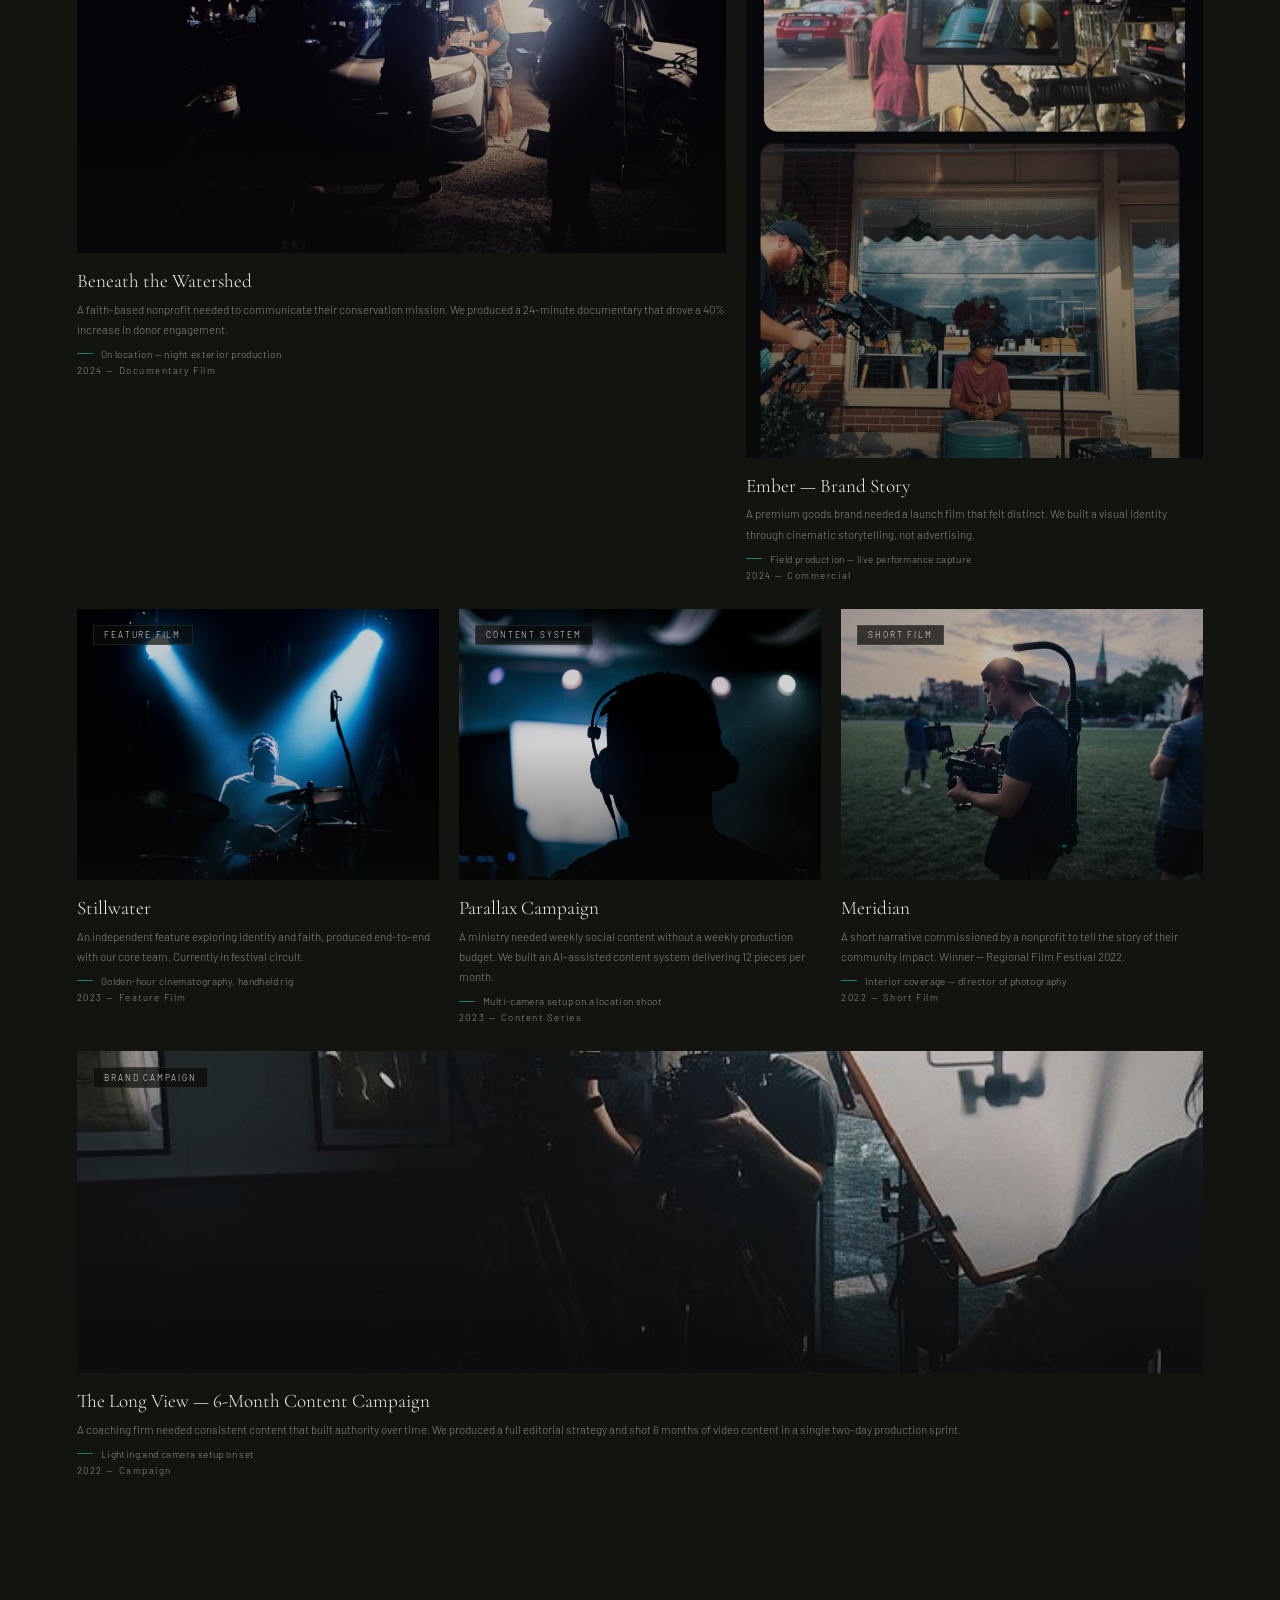
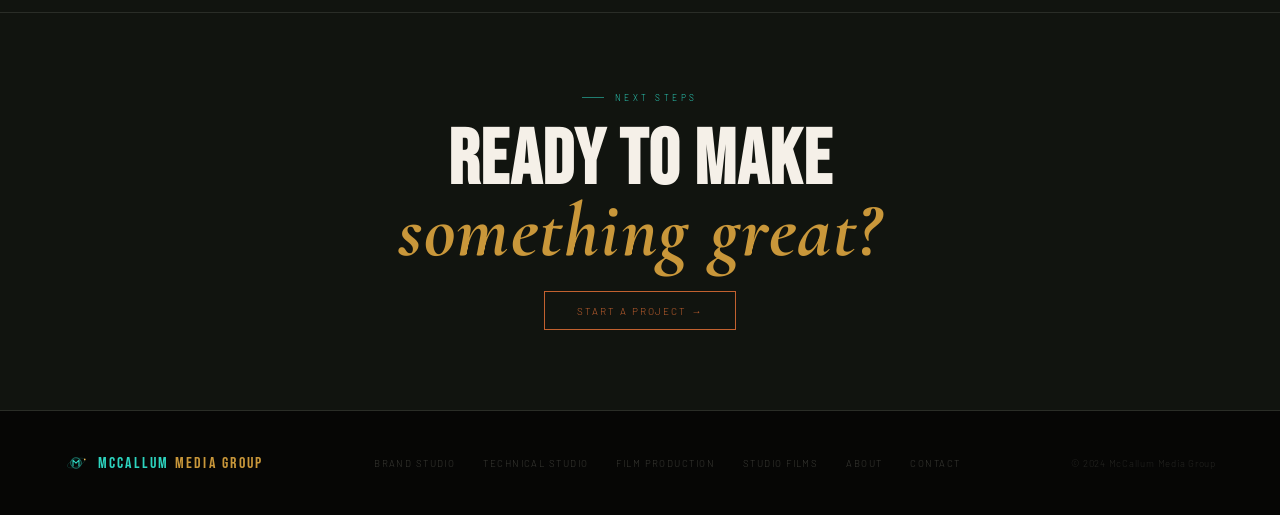
<file: work.html>
<!DOCTYPE html>
<html lang="en">
<head>
<meta charset="UTF-8"/><meta name="viewport" content="width=device-width,initial-scale=1.0"/>
<title>Work — McCallum Media Group</title>
<link rel="stylesheet" href="/css/global.css"/>
<style>
/* ── SHOWREEL ── */
.reel-wrap {
  position: relative; width: 100%; aspect-ratio: 16/9;
  background: #050505; overflow: hidden;
  border-bottom: 1px solid var(--border);
}
.reel-placeholder {
  position: absolute; inset: 0;
  background: linear-gradient(135deg,#1A3028 0%,#0A0A08 50%,#1A1208 100%);
  display: flex; align-items: center; justify-content: center;
}
.reel-overlay {
  position: absolute; inset: 0;
  background: linear-gradient(to top, rgba(10,10,8,.7) 0%, transparent 50%);
}
.play-btn {
  width: 72px; height: 72px; border-radius: 50%;
  border: 1px solid rgba(255,255,255,.2);
  display: flex; align-items: center; justify-content: center;
  cursor: pointer; transition: all .3s; z-index: 2; position: relative;
}
.play-btn:hover { border-color: var(--teal); background: rgba(45,212,191,.08); transform: scale(1.08); }
.play-btn svg { margin-left: 4px; }
.reel-label {
  position: absolute; bottom: 2rem; left: 6%;
  font-size: .5rem; letter-spacing: .3em; text-transform: uppercase;
  color: rgba(245,240,232,.35); z-index: 2;
}

/* ── PROJECT GRID ── */
.project-grid {
  display: grid;
  grid-template-columns: repeat(12,1fr);
  gap: 1.25rem;
}
.proj { position: relative; overflow: hidden; cursor: pointer; }
.proj:nth-child(1) { grid-column: span 7; }
.proj:nth-child(2) { grid-column: span 5; }
.proj:nth-child(3) { grid-column: span 4; }
.proj:nth-child(4) { grid-column: span 4; }
.proj:nth-child(5) { grid-column: span 4; }
.proj:nth-child(6) { grid-column: span 12; }

.proj-img {
  width: 100%;
  background: var(--c, linear-gradient(135deg,#1A3028,#0A0A08));
  position: relative; overflow: hidden;
  transition: transform .7s cubic-bezier(.16,1,.3,1);
}
.proj:nth-child(1) .proj-img { aspect-ratio: 16/10; }
.proj:nth-child(2) .proj-img { aspect-ratio: 3/4; }
.proj:nth-child(3) .proj-img,
.proj:nth-child(4) .proj-img,
.proj:nth-child(5) .proj-img { aspect-ratio: 4/3; }
.proj:nth-child(6) .proj-img { aspect-ratio: 21/6; }
.proj:hover .proj-img { transform: scale(1.04); }

.proj-overlay {
  position: absolute; inset: 0;
  background: linear-gradient(to top, rgba(10,10,8,.85) 0%, transparent 60%);
  opacity: 0; transition: opacity .4s;
}
.proj:hover .proj-overlay { opacity: 1; }

.proj-tag {
  position: absolute; top: 1rem; left: 1rem; z-index: 2;
  font-size: .52rem; letter-spacing: .22em; text-transform: uppercase;
  padding: .28rem .65rem;
  background: rgba(10,10,8,.7); border: 1px solid rgba(255,255,255,.08);
  color: var(--fg);
}
.proj-meta { padding: 1rem 0 .5rem; }
.proj-title { font-family: var(--serif); font-size: 1.2rem; font-weight: 300; margin-bottom: .3rem; line-height: 1.3; }
.proj-desc { font-size: .72rem; color: var(--dim); line-height: 1.75; }
.proj-year { font-size: .6rem; letter-spacing: .16em; color: var(--muted); margin-top: .25rem; }



@media(max-width:760px){
  .proj:nth-child(n){ grid-column: span 12; }
  .proj:nth-child(2) .proj-img { aspect-ratio: 4/5; }
  .proj:nth-child(6) .proj-img { aspect-ratio: 16/9 !important; }
}

/* ── REAL PROJECT IMAGERY ── */
.proj-photo {
  position: absolute; inset: 0;
  width: 100%; height: 100%;
  object-fit: cover; display: block;
  filter: saturate(.95) brightness(.82);
  transition: transform .7s cubic-bezier(.16,1,.3,1), filter .6s;
}
.proj:hover .proj-photo { filter: saturate(1.02) brightness(.95); }
.proj-img::after {
  content: ""; position: absolute; inset: 0; z-index: 1;
  background: linear-gradient(to top, rgba(10,10,8,.55) 0%, transparent 50%);
  pointer-events: none;
}
.proj-cap {
  font-size: .62rem; letter-spacing: .04em; color: var(--muted);
  margin-top: .55rem; display: flex; align-items: center; gap: .5rem;
}
.proj-cap::before {
  content: ""; width: 16px; height: 1px;
  background: var(--teal); opacity: .55; flex-shrink: 0;
}
</style>
  <link rel="icon" type="image/png" sizes="32x32" href="/favicon-32x32.png">
  <link rel="icon" type="image/png" sizes="16x16" href="/favicon-16x16.png">
  <link rel="icon" type="image/png" sizes="48x48" href="/favicon-48x48.png">
  <link rel="apple-touch-icon" sizes="180x180" href="/favicon-180x180.png">
  <link rel="manifest" href="/site.webmanifest">
  <meta name="theme-color" content="#11140F">
  <meta name="msapplication-TileColor" content="#11140F">
  <meta name="msapplication-TileImage" content="/app-tile-512.png">
</head>
<body>

<nav class="nav">
  <a href="/index.html" class="nav-logo"><svg class="nav-logo-mark" width="30" height="30" viewBox="-185 -120 370 240" aria-hidden="true"><ellipse cx="0" cy="0" rx="142" ry="58" fill="none" stroke="#2DD4BF" stroke-width="4" opacity="0.55" transform="rotate(-22)"/><circle cx="0" cy="0" r="82" fill="none" stroke="#2DD4BF" stroke-width="8"/><path d="M-46 48 L-46 -46 L0 2 L46 -46 L46 48" fill="none" stroke="#2DD4BF" stroke-width="17" stroke-linejoin="round" stroke-linecap="round"/><circle cx="135" cy="-55" r="13" fill="#E9B85A"/></svg><span class="nav-logo-word"><span class="nav-logo-name">McCallum</span><span class="nav-logo-sub">Media Group</span></span></a>
  <ul class="nav-links">
    <li><a href="/brand-studio.html">Brand Studio</a></li>
    <li><a href="/technical-studio.html">Technical Studio</a></li>
    <li><a href="/film-production.html">Film Production</a></li>
    <li><a href="/productions.html">Studio Films</a></li>
    <li><a href="/about.html">About</a></li>
  </ul>
  <div class="nav-right">
    <a href="/contact.html" class="nav-cta">Start Inquiry</a>
    <button class="hamburger" id="hamburger" onclick="toggleMenu()"><span></span><span></span><span></span></button>
  </div>
</nav>
<div class="mobile-menu" id="mobileMenu">
  <a href="/brand-studio.html"     onclick="closeMenu()">Brand Studio</a>
  <a href="/technical-studio.html" onclick="closeMenu()">Technical Studio</a>
  <a href="/film-production.html"  onclick="closeMenu()">Film Production</a>
  <a href="/productions.html"      onclick="closeMenu()">Studio Films</a>
  <a href="/about.html"            onclick="closeMenu()">About</a>
  <a href="/contact.html"          onclick="closeMenu()">Contact</a>
  <div class="mobile-cta-wrap"><a href="/contact.html" class="btn btn-teal" onclick="closeMenu()">Start Inquiry</a></div>
</div>

<!-- HERO -->
<div class="page-hero" style="min-height:44vh">
  <div style="position:absolute;inset:0;background:radial-gradient(ellipse 60% 60% at 70% 50%,rgba(31,77,58,.18) 0%,transparent 65%);pointer-events:none"></div>
  <div class="page-hero-inner reveal">
    <div class="eyebrow">Portfolio</div>
    <h1 class="hero-hl">Selected<br><em>Work</em></h1>
    <p class="hero-sub">Cinematic stories, brand films, and content systems built for organizations that refuse to blend in.</p>
  </div>
</div>

<!-- SHOWREEL -->
<div class="reel-wrap">
  <div class="reel-placeholder">
    <!--
      ADD YOUR REEL VIDEO:
      <video autoplay muted loop playsinline style="position:absolute;inset:0;width:100%;height:100%;object-fit:cover;filter:saturate(.8) brightness(.7)">
        <source src="YOUR_REEL_URL.mp4" type="video/mp4"/>
      </video>
    -->
    <div class="play-btn" onclick="alert('Connect your Vimeo or YouTube embed here')">
      <svg width="20" height="22" viewBox="0 0 20 22" fill="none"><polygon points="0,0 20,11 0,22" fill="rgba(245,240,232,.6)"/></svg>
    </div>
  </div>
  <div class="reel-overlay"></div>
  <div class="reel-label">Showreel 2024 — McCallum Media Group</div>
</div>

<!-- PROJECT GRID -->
<section class="section border-b">
  <div class="eyebrow reveal" style="margin-bottom:2.5rem">Projects</div>
  <div class="project-grid">

    <div class="proj reveal">
      <div class="proj-img" style="--c:linear-gradient(135deg,#1A3028 0%,#080E08 100%)">
        <img class="proj-photo" src="/img/projects/night-exterior-shoot.jpg"
             alt="Night exterior production — softbox key light, crew, and cinematographer in silhouette"
             loading="lazy" decoding="async">
        <div class="proj-overlay"></div>
        <span class="proj-tag">Documentary</span>
      </div>
      <div class="proj-meta">
        <div class="proj-title">Beneath the Watershed</div>
        <div class="proj-desc">A faith-based nonprofit needed to communicate their conservation mission. We produced a 24-minute documentary that drove a 40% increase in donor engagement.</div>
        <div class="proj-cap">On location — night exterior production</div>
        <div class="proj-year">2024 — Documentary Film</div>
      </div>
    </div>

    <div class="proj reveal rd1">
      <div class="proj-img" style="--c:linear-gradient(160deg,#2A1A08 0%,#100A04 100%)">
        <img class="proj-photo" src="/img/projects/street-drummer-shoot.jpg"
             alt="Field production for a live street performance — camera monitor and the wider scene"
             loading="lazy" decoding="async">
        <div class="proj-overlay"></div>
        <span class="proj-tag">Brand Film</span>
      </div>
      <div class="proj-meta">
        <div class="proj-title">Ember — Brand Story</div>
        <div class="proj-desc">A premium goods brand needed a launch film that felt distinct. We built a visual identity through cinematic storytelling, not advertising.</div>
        <div class="proj-cap">Field production — live performance capture</div>
        <div class="proj-year">2024 — Commercial</div>
      </div>
    </div>

    <div class="proj reveal">
      <div class="proj-img" style="--c:linear-gradient(135deg,#0F1520 0%,#060810 100%)">
        <img class="proj-photo" src="/img/projects/field-shoot-sunset.jpg"
             alt="Golden-hour field shoot with an ARRI cinema camera on a handheld body rig"
             loading="lazy" decoding="async">
        <div class="proj-overlay"></div>
        <span class="proj-tag">Feature Film</span>
      </div>
      <div class="proj-meta">
        <div class="proj-title">Stillwater</div>
        <div class="proj-desc">An independent feature exploring identity and faith, produced end-to-end with our core team. Currently in festival circuit.</div>
        <div class="proj-cap">Golden-hour cinematography, handheld rig</div>
        <div class="proj-year">2023 — Feature Film</div>
      </div>
    </div>

    <div class="proj reveal rd1">
      <div class="proj-img" style="--c:linear-gradient(135deg,#1A1208 0%,#0A0805 100%)">
        <img class="proj-photo" src="/img/projects/onset-cafe-set.jpg"
             alt="Multi-camera location setup on a sidewalk café set with a field monitor"
             loading="lazy" decoding="async">
        <div class="proj-overlay"></div>
        <span class="proj-tag">Content System</span>
      </div>
      <div class="proj-meta">
        <div class="proj-title">Parallax Campaign</div>
        <div class="proj-desc">A ministry needed weekly social content without a weekly production budget. We built an AI-assisted content system delivering 12 pieces per month.</div>
        <div class="proj-cap">Multi-camera setup on a location shoot</div>
        <div class="proj-year">2023 — Content Series</div>
      </div>
    </div>

    <div class="proj reveal rd2">
      <div class="proj-img" style="--c:linear-gradient(135deg,#1A0808 0%,#0A0404 100%)">
        <img class="proj-photo" src="/img/projects/dp-handheld-interior.jpg"
             alt="Director of photography operating a handheld camera rig on a dim interior set"
             loading="lazy" decoding="async">
        <div class="proj-overlay"></div>
        <span class="proj-tag">Short Film</span>
      </div>
      <div class="proj-meta">
        <div class="proj-title">Meridian</div>
        <div class="proj-desc">A short narrative commissioned by a nonprofit to tell the story of their community impact. Winner — Regional Film Festival 2022.</div>
        <div class="proj-cap">Interior coverage — director of photography</div>
        <div class="proj-year">2022 — Short Film</div>
      </div>
    </div>

    <div class="proj reveal">
      <div class="proj-img" style="--c:linear-gradient(135deg,#0A1410 0%,#050808 100%);aspect-ratio:21/6!important">
        <img class="proj-photo" src="/img/projects/interior-lighting-setup.jpg"
             alt="Lighting and camera setup inside a dimly lit interior location"
             loading="lazy" decoding="async">
        <div class="proj-overlay"></div>
        <span class="proj-tag">Brand Campaign</span>
      </div>
      <div class="proj-meta">
        <div class="proj-title">The Long View — 6-Month Content Campaign</div>
        <div class="proj-desc">A coaching firm needed consistent content that built authority over time. We produced a full editorial strategy and shot 6 months of video content in a single two-day production sprint.</div>
        <div class="proj-cap">Lighting and camera setup on set</div>
        <div class="proj-year">2022 — Campaign</div>
      </div>
    </div>

  </div>
</section>

<!-- CTA -->
<section class="section-sm" style="text-align:center">
  <div class="eyebrow reveal" style="justify-content:center">Next Steps</div>
  <h2 class="disp reveal" style="font-size:clamp(2.5rem,6vw,5rem);margin:.75rem 0 1.5rem">Ready to make<br><span style="font-family:var(--serif);font-style:italic;color:var(--gold)">something great?</span></h2>
  <a href="/contact.html" class="btn btn-orange reveal" style="margin:0 auto">Start a Project →</a>
</section>

<footer>
  <div class="footer-logo"><svg class="footer-logo-mark" width="24" height="24" viewBox="-185 -120 370 240" aria-hidden="true"><ellipse cx="0" cy="0" rx="142" ry="58" fill="none" stroke="#2DD4BF" stroke-width="4" opacity="0.55" transform="rotate(-22)"/><circle cx="0" cy="0" r="82" fill="none" stroke="#2DD4BF" stroke-width="8"/><path d="M-46 48 L-46 -46 L0 2 L46 -46 L46 48" fill="none" stroke="#2DD4BF" stroke-width="17" stroke-linejoin="round" stroke-linecap="round"/><circle cx="135" cy="-55" r="13" fill="#E9B85A"/></svg><span class="footer-logo-txt">McCallum <em>Media Group</em></span></div>
  <div class="footer-links">
    <a href="/brand-studio.html">Brand Studio</a>
    <a href="/technical-studio.html">Technical Studio</a>
    <a href="/film-production.html">Film Production</a>
    <a href="/productions.html">Studio Films</a>
    <a href="/about.html">About</a>
    <a href="/contact.html">Contact</a>
  </div>
  <div class="footer-copy">© 2024 McCallum Media Group</div>
</footer>

<script>
let menuOpen=false;
function toggleMenu(){menuOpen=!menuOpen;document.getElementById('hamburger').classList.toggle('open',menuOpen);document.getElementById('mobileMenu').classList.toggle('open',menuOpen);}
function closeMenu(){menuOpen=false;document.getElementById('hamburger').classList.remove('open');document.getElementById('mobileMenu').classList.remove('open');}
const io=new IntersectionObserver(e=>e.forEach(x=>{if(x.isIntersecting){x.target.classList.add('on');io.unobserve(x.target);}}),{threshold:.1});
document.querySelectorAll('.reveal').forEach(el=>io.observe(el));
</script>
</body>
</html>
</file>
<file: css/global.css>
@import url('https://fonts.googleapis.com/css2?family=Cormorant+Garamond:ital,wght@0,300;1,300;1,400&family=Bebas+Neue&family=Barlow:wght@300;400;500&display=swap');

/* ── TOKENS ── */
:root {
  --bg:      #11140F;   /* lifted from #0A0A08 — slight green undertone */
  --bg2:     #181B15;   /* lifted from #0E0E0C */
  --bg3:     #1F221C;   /* lifted from #131310 */
  --border:  #2A2D27;   /* lifted from #1C1C18 */
  --border2: #232520;   /* lifted from #161614 */
  --fg:      #F5F0E8;
  --muted:   #9A9489;   /* lifted from #8A8478 */
  --dim:     rgba(245,240,232,0.52);  /* lifted from 0.42 */
  --teal:    #2DD4BF;
  --gold:    #C9973A;
  --orange:  #C2612F;
  --green:   #2A6A4F;  /* lifted from #1F4D3A */
  --serif:   'Cormorant Garamond', serif;
  --disp:    'Bebas Neue', sans-serif;
  --body:    'Barlow', sans-serif;
}

/* ── RESET ── */
*, *::before, *::after { box-sizing: border-box; margin: 0; padding: 0; }
html { scroll-behavior: smooth; }
body {
  background: var(--bg);
  color: var(--fg);
  font-family: var(--body);
  font-weight: 300;
  overflow-x: hidden;
  -webkit-font-smoothing: antialiased;
}
::selection { background: var(--teal); color: #000; }
img, video { display: block; max-width: 100%; }

/* ── NAV ── */
.nav {
  position: fixed; top: 0; left: 0; right: 0;
  height: 76px;
  display: flex; align-items: center; justify-content: space-between;
  padding: 0 5%;
  z-index: 1000;
  background: rgba(17,20,15,0.92);
  border-bottom: 1px solid var(--border);
  backdrop-filter: blur(10px);
  -webkit-backdrop-filter: blur(10px);
  transition: box-shadow 0.4s ease;
}
.nav.scrolled { box-shadow: 0 1px 32px rgba(0,0,0,0.55); }
.nav-logo {
  font-family: var(--disp); font-size: 1.3rem;
  letter-spacing: 0.12em; color: var(--fg); text-decoration: none;
  display: flex; align-items: center; gap: 0.85rem; flex-shrink: 0;
}
.nav-logo span { color: var(--teal); }
.nav-logo-word {
  display: flex; flex-direction: column;
  line-height: 1; gap: 0.18rem;
}
.nav-logo-name {
  font-family: var(--disp); font-size: 1.15rem;
  letter-spacing: 0.08em; color: var(--fg);
  line-height: 1;
}
.nav-logo-sub {
  font-family: var(--body); font-size: 0.52rem;
  letter-spacing: 0.34em; text-transform: uppercase;
  color: var(--gold); line-height: 1;
}
.nav-links {
  display: flex; align-items: center; gap: 2.25rem;
  list-style: none;
  position: absolute; left: 50%; transform: translateX(-50%);
}
.nav-links a {
  font-size: 0.65rem; letter-spacing: 0.16em; text-transform: uppercase;
  color: rgba(245,240,232,0.58); text-decoration: none;
  transition: color 0.3s; position: relative; padding-bottom: 2px;
}
.nav-links a::after {
  content: ''; position: absolute; bottom: 0; left: 0; right: 0;
  height: 1px; background: var(--teal);
  transform: scaleX(0); transform-origin: left;
  transition: transform 0.3s cubic-bezier(0.16,1,0.3,1);
}
.nav-links a:hover, .nav-links a.active { color: var(--fg); }
.nav-links a:hover::after, .nav-links a.active::after { transform: scaleX(1); }
.nav-right { display: flex; align-items: center; gap: 1rem; }
.nav-cta {
  font-size: 0.6rem; letter-spacing: 0.18em; text-transform: uppercase;
  padding: 0.5rem 1.25rem; border: 1px solid var(--teal);
  color: var(--teal); text-decoration: none;
  transition: all 0.3s; white-space: nowrap;
}
.nav-cta:hover { background: var(--teal); color: #000; }
.nav-reel {
  font-size: 0.6rem; letter-spacing: 0.18em; text-transform: uppercase;
  color: rgba(245,240,232,0.35); text-decoration: none;
  display: flex; align-items: center; gap: 0.5rem; transition: color 0.3s;
}
.nav-reel:hover { color: var(--gold); }
.reel-dot {
  width: 6px; height: 6px; border-radius: 50%;
  background: var(--orange);
  animation: reel-pulse 2s ease-in-out infinite;
}
@keyframes reel-pulse {
  0%,100% { opacity:1; transform:scale(1); }
  50% { opacity:0.4; transform:scale(0.7); }
}
.hamburger {
  display: none; flex-direction: column; gap: 5px;
  cursor: pointer; background: none; border: none; padding: 4px;
}
.hamburger span {
  display: block; width: 22px; height: 1px;
  background: rgba(245,240,232,0.7);
  transition: all 0.3s cubic-bezier(0.16,1,0.3,1);
  transform-origin: center;
}
.hamburger.open span:nth-child(1) { transform: translateY(6px) rotate(45deg); }
.hamburger.open span:nth-child(2) { opacity: 0; transform: scaleX(0); }
.hamburger.open span:nth-child(3) { transform: translateY(-6px) rotate(-45deg); }
.mobile-menu {
  position: fixed; top: 76px; left: 0; right: 0; bottom: 0;
  background: var(--bg); z-index: 999;
  display: flex; flex-direction: column; align-items: center; justify-content: center;
  border-top: 1px solid var(--border);
  transform: translateY(-110%); opacity: 0; pointer-events: none;
  transition: transform 0.5s cubic-bezier(0.16,1,0.3,1), opacity 0.4s ease;
}
.mobile-menu.open { transform: translateY(0); opacity: 1; pointer-events: all; }
.mobile-menu a {
  font-family: var(--disp); font-size: clamp(2.2rem,7vw,3.5rem);
  letter-spacing: 0.06em; color: rgba(245,240,232,0.28);
  text-decoration: none; padding: 0.5rem 0; transition: color 0.3s;
  width: 80%; text-align: center; border-bottom: 1px solid rgba(255,255,255,0.04);
}
.mobile-menu a:last-child { border-bottom: none; }
.mobile-menu a:hover { color: var(--fg); }
.mobile-menu-cta { margin-top: 2rem; }

/* ── FOOTER ── */
footer {
  padding: 2.5rem 5%;
  background: #060605;
  border-top: 1px solid var(--border);
  display: flex; justify-content: space-between; align-items: center;
  flex-wrap: wrap; gap: 1rem;
}
.footer-logo {
  display: flex; align-items: center; gap: 0.6rem;
  font-family: var(--disp); font-size: 1rem;
  letter-spacing: 0.14em; color: var(--muted);
}
.footer-logo-mark { flex-shrink: 0; display: block; }
.footer-logo-txt { color: var(--fg); }
.footer-logo-txt em { color: var(--gold); font-style: normal; }
.footer-logo span { color: var(--teal); }
.footer-links { display: flex; gap: 1.75rem; }
.footer-links a {
  font-size: 0.6rem; letter-spacing: 0.15em; text-transform: uppercase;
  color: #3A3A35; text-decoration: none; transition: color 0.3s;
}
.footer-links a:hover { color: var(--teal); }
.footer-copy { font-size: 0.6rem; letter-spacing: 0.08em; color: #252522; }

/* ── BUTTONS ── */
.btn {
  display: inline-flex; align-items: center; gap: 0.5rem;
  font-family: var(--body); font-size: 0.62rem;
  letter-spacing: 0.2em; text-transform: uppercase;
  padding: 0.8rem 2rem; text-decoration: none;
  transition: all 0.3s; cursor: pointer; border: none; background: transparent;
}
.btn-teal   { border: 1px solid var(--teal);   color: var(--teal); }
.btn-teal:hover { background: var(--teal); color: #000; }
.btn-orange { border: 1px solid var(--orange); color: var(--orange); }
.btn-orange:hover { background: var(--orange); color: var(--fg); }
.btn-gold   { border: 1px solid var(--gold);   color: var(--gold); }
.btn-gold:hover { background: var(--gold); color: #000; }
.btn-solid  { background: var(--teal); color: #000; border: 1px solid var(--teal); }
.btn-solid:hover { background: transparent; color: var(--teal); }

/* ── UTILITIES ── */
.section     { padding: 8rem 6%; }
.section-sm  { padding: 5rem 6%; }
.border-t    { border-top: 1px solid var(--border); }
.border-b    { border-bottom: 1px solid var(--border); }
.eyebrow {
  font-size: 0.52rem; letter-spacing: 0.42em; text-transform: uppercase;
  color: var(--teal); display: flex; align-items: center; gap: 0.65rem;
  margin-bottom: 1.5rem;
}
.eyebrow::before { content:''; display:block; width:22px; height:1px; background:var(--teal); opacity:.55; }
.rule { width: 36px; height: 1px; background: var(--orange); margin: 1.75rem 0; }

/* ── SCROLL REVEAL ── */
.reveal {
  opacity: 0; transform: translateY(22px);
  transition: opacity 0.85s ease, transform 0.85s ease;
}
.reveal.on { opacity: 1; transform: none; }
.rd1 { transition-delay: 0.08s; }
.rd2 { transition-delay: 0.16s; }
.rd3 { transition-delay: 0.24s; }
.rd4 { transition-delay: 0.32s; }

/* ── RESPONSIVE ── */
@media(max-width: 800px) {
  .section { padding: 5rem 6%; }
  .nav-links, .nav-reel { display: none; }
  .hamburger { display: flex; }
  footer { flex-direction: column; align-items: flex-start; gap: 0.75rem; }
}
@media(max-width: 480px) {
  .section { padding: 4rem 5%; }
  .nav-logo-sub { display: none; }
  .nav-logo-name { font-size: 1rem; }
}

/* ══════════════════════════════════════
   TYPOGRAPHY UTILITIES
   Used across all inner pages
══════════════════════════════════════ */
.disp {
  font-family: var(--disp);
  letter-spacing: 0.02em;
  line-height: 0.9;
}
.serif {
  font-family: var(--serif);
}

/* ══════════════════════════════════════
   PAGE HERO
   Used on Work, Services, About, Contact
══════════════════════════════════════ */
.page-hero {
  padding-top: 76px;
  min-height: 52vh;
  display: flex;
  align-items: flex-end;
  position: relative;
  overflow: hidden;
  border-bottom: 1px solid var(--border);
}
.page-hero-inner {
  padding: 5rem 6% 4rem;
  position: relative;
  z-index: 2;
  width: 100%;
}
.hero-hl {
  font-family: var(--disp);
  font-size: clamp(3.5rem, 9vw, 8rem);
  line-height: 0.88;
  letter-spacing: 0.02em;
  text-transform: uppercase;
}
.hero-hl em {
  display: block;
  font-family: var(--serif);
  font-style: italic;
  color: var(--gold);
  font-size: 0.88em;
  font-weight: 300;
  line-height: 1.1;
  text-transform: none;
  letter-spacing: 0.01em;
}
.hero-sub {
  font-size: clamp(0.85rem, 1.4vw, 1rem);
  color: var(--dim);
  line-height: 1.8;
  max-width: 460px;
  font-weight: 300;
  margin-top: 1.5rem;
}

/* ══════════════════════════════════════
   SHOWREEL — Work page
══════════════════════════════════════ */
.reel-wrap {
  position: relative;
  width: 100%;
  aspect-ratio: 16/9;
  background: #050505;
  overflow: hidden;
  border-bottom: 1px solid var(--border);
}
.reel-placeholder {
  position: absolute;
  inset: 0;
  background: linear-gradient(135deg, #1A3028 0%, #0A0A08 50%, #1A1208 100%);
  display: flex;
  align-items: center;
  justify-content: center;
}
.reel-overlay {
  position: absolute;
  inset: 0;
  background: linear-gradient(to top, rgba(10,10,8,0.7) 0%, transparent 50%);
}
.reel-label {
  position: absolute;
  bottom: 2rem;
  left: 6%;
  font-size: 0.5rem;
  letter-spacing: 0.3em;
  text-transform: uppercase;
  color: rgba(245,240,232,0.35);
  z-index: 2;
}
.play-btn {
  width: 72px;
  height: 72px;
  border-radius: 50%;
  border: 1px solid rgba(255,255,255,0.2);
  display: flex;
  align-items: center;
  justify-content: center;
  cursor: pointer;
  transition: all 0.3s;
  z-index: 2;
  position: relative;
  background: transparent;
}
.play-btn:hover {
  border-color: var(--teal);
  background: rgba(45,212,191,0.08);
  transform: scale(1.08);
}
.play-btn svg { margin-left: 4px; }

/* ══════════════════════════════════════
   PROJECT GRID — Work page
══════════════════════════════════════ */
.project-grid {
  display: grid;
  grid-template-columns: repeat(12, 1fr);
  gap: 1.25rem;
}
.proj { position: relative; overflow: hidden; cursor: pointer; }
.proj:nth-child(1) { grid-column: span 7; }
.proj:nth-child(2) { grid-column: span 5; }
.proj:nth-child(3) { grid-column: span 4; }
.proj:nth-child(4) { grid-column: span 4; }
.proj:nth-child(5) { grid-column: span 4; }
.proj:nth-child(6) { grid-column: span 12; }
.proj-img {
  width: 100%;
  background: var(--c, linear-gradient(135deg,#1A3028,#0A0A08));
  position: relative;
  overflow: hidden;
  transition: transform 0.7s cubic-bezier(0.16,1,0.3,1);
}
.proj:nth-child(1) .proj-img { aspect-ratio: 16/10; }
.proj:nth-child(2) .proj-img { aspect-ratio: 3/4; }
.proj:nth-child(3) .proj-img,
.proj:nth-child(4) .proj-img,
.proj:nth-child(5) .proj-img { aspect-ratio: 4/3; }
.proj:nth-child(6) .proj-img { aspect-ratio: 21/6; }
.proj:hover .proj-img { transform: scale(1.04); }
.proj-overlay {
  position: absolute;
  inset: 0;
  background: linear-gradient(to top, rgba(10,10,8,0.85) 0%, transparent 60%);
  opacity: 0;
  transition: opacity 0.4s;
}
.proj:hover .proj-overlay { opacity: 1; }
.proj-tag {
  position: absolute;
  top: 1rem;
  left: 1rem;
  z-index: 2;
  font-size: 0.52rem;
  letter-spacing: 0.22em;
  text-transform: uppercase;
  padding: 0.28rem 0.65rem;
  background: rgba(10,10,8,0.7);
  border: 1px solid rgba(255,255,255,0.08);
  color: var(--fg);
}
.proj-art {
  position: absolute;
  inset: 0;
  display: flex;
  align-items: center;
  justify-content: center;
  opacity: 0.18;
}
.proj-meta { padding: 1rem 0 0.5rem; }
.proj-title {
  font-family: var(--serif);
  font-size: 1.2rem;
  font-weight: 300;
  margin-bottom: 0.3rem;
  line-height: 1.3;
}
.proj-desc { font-size: 0.72rem; color: var(--dim); line-height: 1.75; }
.proj-year { font-size: 0.6rem; letter-spacing: 0.16em; color: var(--muted); margin-top: 0.25rem; }

/* ══════════════════════════════════════
   SERVICES PAGE — Path cards
══════════════════════════════════════ */
.path-grid {
  display: grid;
  grid-template-columns: repeat(3, 1fr);
  gap: 0;
  border: 1px solid var(--border);
}
.path-card {
  padding: 3.5rem 2.5rem;
  border-right: 1px solid var(--border);
  position: relative;
  overflow: hidden;
  transition: background 0.4s;
}
.path-card:last-child { border-right: none; }
.path-card::before {
  content: '';
  position: absolute;
  bottom: 0; left: 0; right: 0;
  height: 2px;
  background: var(--accent, var(--teal));
  transform: scaleX(0);
  transform-origin: left;
  transition: transform 0.5s cubic-bezier(0.16,1,0.3,1);
}
.path-card:hover::before { transform: scaleX(1); }
.path-card:hover { background: var(--bg3); }
.path-num {
  font-family: var(--disp);
  font-size: 3rem;
  color: var(--border);
  position: absolute;
  top: 0.5rem; right: 1.25rem;
  line-height: 1;
  transition: color 0.4s;
}
.path-card:hover .path-num { color: #252522; }
.path-name { font-family: var(--disp); font-size: 2rem; letter-spacing: 0.04em; margin-bottom: 1rem; line-height: 1; color: var(--fg); }
.path-tagline { font-family: var(--serif); font-style: italic; color: var(--accent, var(--teal)); font-size: 1rem; font-weight: 300; margin-bottom: 1.25rem; }
.path-desc { font-size: 0.8rem; color: var(--dim); line-height: 1.9; margin-bottom: 1.75rem; }
.path-list { list-style: none; }
.path-list li {
  font-size: 0.75rem;
  color: var(--muted);
  padding: 0.35rem 0;
  border-bottom: 1px solid #111;
  display: flex;
  align-items: center;
  gap: 0.6rem;
}
.path-list li:last-child { border-bottom: none; }
.path-list li::before { content: ''; display: block; width: 16px; height: 1px; background: var(--accent, var(--teal)); opacity: 0.55; flex-shrink: 0; }

/* Services — Process steps */
.process-grid {
  display: grid;
  grid-template-columns: repeat(3, 1fr);
  gap: 0;
}
.process-step { padding: 3rem 3rem 3rem 0; border-right: 1px solid var(--border); position: relative; }
.process-step:last-child { border-right: none; padding-right: 0; }
.process-step:nth-child(2),
.process-step:nth-child(3) { padding-left: 3rem; }
.process-step::before { content: ''; position: absolute; top: 0; left: 0; width: 28px; height: 1px; background: var(--teal); }
.process-step:nth-child(2)::before,
.process-step:nth-child(3)::before { left: 3rem; }
.process-num { font-family: var(--disp); font-size: 0.7rem; letter-spacing: 0.22em; color: var(--teal); opacity: 0.5; margin-bottom: 1.25rem; display: block; }
.process-name { font-family: var(--disp); font-size: 1.8rem; letter-spacing: 0.04em; line-height: 1; color: var(--fg); margin-bottom: 0.9rem; }
.process-desc { font-size: 0.8rem; color: var(--dim); line-height: 1.9; }

/* Services — Pricing */
.pricing-grid { display: grid; grid-template-columns: repeat(3, 1fr); gap: 1.25rem; }
.pricing-card { background: var(--bg2); border: 1px solid var(--border); padding: 2.5rem 2rem; position: relative; transition: border-color 0.4s; }
.pricing-card.featured { border-color: var(--teal); }
.pricing-card.featured::before { content: 'Most Popular'; position: absolute; top: -1px; left: 50%; transform: translateX(-50%); font-size: 0.46rem; letter-spacing: 0.24em; text-transform: uppercase; padding: 0.28rem 0.8rem; background: var(--teal); color: #000; white-space: nowrap; }
.pricing-tier { font-family: var(--disp); font-size: 1.6rem; letter-spacing: 0.04em; color: var(--fg); margin-bottom: 0.5rem; }
.pricing-range { font-size: 0.72rem; color: var(--teal); letter-spacing: 0.1em; margin-bottom: 1.25rem; }
.pricing-desc { font-size: 0.78rem; color: var(--dim); line-height: 1.85; margin-bottom: 1.75rem; }
.pricing-includes { list-style: none; }
.pricing-includes li { font-size: 0.72rem; color: var(--muted); padding: 0.3rem 0; border-bottom: 1px solid #111; display: flex; align-items: center; gap: 0.5rem; }
.pricing-includes li:last-child { border-bottom: none; }
.pricing-includes li::before { content: ''; display: block; width: 12px; height: 1px; background: var(--teal); opacity: 0.5; flex-shrink: 0; }

/* ══════════════════════════════════════
   ABOUT PAGE
══════════════════════════════════════ */
.intro-grid { display: grid; grid-template-columns: 1fr 1fr; gap: 7rem; align-items: center; }
.intro-img-frame {
  aspect-ratio: 3/4;
  background: linear-gradient(160deg, #1A2E22 0%, #0F1A14 40%, #1A1208 100%);
  position: relative; overflow: hidden;
  border: 1px solid var(--border);
  display: flex; align-items: center; justify-content: center;
}
.approach-grid { display: grid; grid-template-columns: repeat(2, 1fr); gap: 0; border-top: 1px solid var(--border); }
.approach-block { padding: 3rem 3rem 3rem 0; border-right: 1px solid var(--border); position: relative; }
.approach-block:nth-child(even) { padding-left: 3rem; padding-right: 0; border-right: none; }
.approach-block::before { content: ''; position: absolute; top: 0; left: 0; width: 26px; height: 1px; background: var(--accent, var(--teal)); }
.approach-block:nth-child(even)::before { left: 3rem; }
.approach-num { font-family: var(--disp); font-size: 0.68rem; letter-spacing: 0.22em; color: var(--accent, var(--teal)); opacity: 0.5; margin-bottom: 1.2rem; display: block; }
.approach-title { font-family: var(--disp); font-size: 1.6rem; letter-spacing: 0.04em; line-height: 1; color: var(--fg); margin-bottom: 0.9rem; }
.approach-desc { font-size: 0.8rem; color: var(--dim); line-height: 1.9; }
.quote-section { padding: 7rem 6%; background: var(--green); position: relative; overflow: hidden; }
.quote-section::before { content: 'McCALLUM'; position: absolute; right: -1rem; top: 50%; transform: translateY(-50%); font-family: var(--disp); font-size: 10rem; color: rgba(0,0,0,0.1); letter-spacing: 0.05em; pointer-events: none; white-space: nowrap; line-height: 1; }
blockquote { font-family: var(--serif); font-size: clamp(1.8rem,4vw,3rem); font-weight: 300; font-style: italic; line-height: 1.4; color: var(--fg); max-width: 780px; position: relative; z-index: 1; margin-bottom: 2rem; }
cite { font-size: 0.65rem; letter-spacing: 0.22em; text-transform: uppercase; color: rgba(245,240,232,0.42); display: flex; align-items: center; gap: 0.75rem; position: relative; z-index: 1; font-style: normal; }
cite::before { content: ''; display: block; width: 24px; height: 1px; background: rgba(245,240,232,0.25); }
.stats-grid { display: grid; grid-template-columns: repeat(4, 1fr); gap: 0; border-top: 1px solid var(--border); }
.stat-block { padding: 3rem 2.5rem; border-right: 1px solid var(--border); text-align: center; }
.stat-block:last-child { border-right: none; }
.stat-num { font-family: var(--disp); font-size: clamp(2.5rem,5vw,4rem); color: var(--fg); line-height: 1; margin-bottom: 0.5rem; }
.stat-label { font-size: 0.6rem; letter-spacing: 0.2em; text-transform: uppercase; color: var(--muted); }

/* ══════════════════════════════════════
   CONTACT PAGE
══════════════════════════════════════ */
.contact-grid { display: grid; grid-template-columns: 1fr 1fr; min-height: 70vh; }
.contact-left  { padding: 6rem 5% 6rem 6%; border-right: 1px solid var(--border); display: flex; flex-direction: column; justify-content: center; }
.contact-right { padding: 6rem 6% 6rem 5%; background: var(--bg2); display: flex; flex-direction: column; justify-content: center; }
.contact-detail { margin-bottom: 2.5rem; }
.contact-detail-label { font-size: 0.55rem; letter-spacing: 0.32em; text-transform: uppercase; color: var(--teal); margin-bottom: 0.45rem; }
.contact-detail-val { font-family: var(--serif); font-size: 1.25rem; font-weight: 300; color: var(--fg); }
.contact-detail-val a { color: var(--fg); text-decoration: none; transition: color 0.3s; }
.contact-detail-val a:hover { color: var(--teal); }
.form-group { margin-bottom: 1.75rem; }
.form-group label { display: block; font-size: 0.55rem; letter-spacing: 0.25em; text-transform: uppercase; color: var(--muted); margin-bottom: 0.6rem; }
.form-group input,
.form-group select,
.form-group textarea {
  width: 100%; background: transparent; border: none;
  border-bottom: 1px solid #252520; color: var(--fg);
  font-family: var(--body); font-size: 0.9rem; font-weight: 300;
  padding: 0.7rem 0; outline: none; transition: border-color 0.3s;
  appearance: none; -webkit-appearance: none;
}
.form-group input::placeholder,
.form-group textarea::placeholder { color: #2A2A26; }
.form-group input:focus,
.form-group select:focus,
.form-group textarea:focus { border-bottom-color: var(--teal); }
.form-group select option { background: #1A1A16; color: var(--fg); }
.form-group textarea { resize: none; min-height: 100px; }
.form-row { display: grid; grid-template-columns: 1fr 1fr; gap: 1.5rem; }
.submit-btn {
  width: 100%; background: transparent; border: 1px solid var(--orange);
  color: var(--orange); font-family: var(--body); font-size: 0.68rem;
  letter-spacing: 0.2em; text-transform: uppercase;
  padding: 1rem; cursor: pointer; transition: all 0.3s; margin-top: 0.5rem;
}
.submit-btn:hover { background: var(--orange); color: var(--fg); }
.form-success { display: none; text-align: center; padding: 3rem; }
.form-success.show { display: block; }
.form-success h3 { font-family: var(--disp); font-size: 2rem; letter-spacing: 0.04em; color: var(--teal); margin-bottom: 1rem; }
.form-success p { font-size: 0.85rem; color: var(--dim); line-height: 1.8; }
.faq-item { border-bottom: 1px solid var(--border); }
.faq-q { display: flex; justify-content: space-between; align-items: center; padding: 1.25rem 0; cursor: pointer; font-size: 0.85rem; color: var(--fg); font-weight: 300; transition: color 0.3s; user-select: none; }
.faq-q:hover { color: var(--teal); }
.faq-icon { font-size: 1.2rem; color: var(--teal); transition: transform 0.3s; flex-shrink: 0; }
.faq-item.open .faq-icon { transform: rotate(45deg); }
.faq-a { font-size: 0.8rem; color: var(--dim); line-height: 1.85; padding: 0 0 1.25rem; display: none; }
.faq-item.open .faq-a { display: block; }

/* ══════════════════════════════════════
   RESPONSIVE — inner pages
══════════════════════════════════════ */
@media(max-width: 760px) {
  .page-hero { min-height: 40vh; }
  .page-hero-inner { padding: 4rem 6% 3rem; }
  .project-grid { display: block; }
  .proj { margin-bottom: 2rem; }
  .proj:nth-child(2) .proj-img { aspect-ratio: 16/9; }
  .path-grid, .process-grid, .pricing-grid { grid-template-columns: 1fr; }
  .path-card, .process-step { border-right: none; border-bottom: 1px solid var(--border); padding-right: 0; }
  .process-step:nth-child(2), .process-step:nth-child(3) { padding-left: 0; }
  .process-step::before, .process-step:nth-child(2)::before, .process-step:nth-child(3)::before { left: 0; }
  .intro-grid { grid-template-columns: 1fr; gap: 3rem; }
  .approach-grid { grid-template-columns: 1fr; }
  .approach-block { border-right: none; border-top: 1px solid var(--border); padding: 2.5rem 0; }
  .approach-block:nth-child(even) { padding-left: 0; }
  .approach-block::before, .approach-block:nth-child(even)::before { left: 0; }
  .stats-grid { grid-template-columns: repeat(2, 1fr); }
  .stat-block:nth-child(2) { border-right: none; }
  .stat-block:nth-child(3) { border-right: 1px solid var(--border); }
  .quote-section { padding: 5rem 6%; }
  .contact-grid { grid-template-columns: 1fr; }
  .contact-left { border-right: none; border-bottom: 1px solid var(--border); padding: 4rem 6%; }
  .contact-right { padding: 4rem 6%; }
  .form-row { grid-template-columns: 1fr; }
}

/* ── MOBILE MENU CTA wrapper ── */
.mobile-cta-wrap {
  margin-top: 2rem;
}

/* ── About page frame art overlay ── */
.frame-art {
  position: absolute;
  inset: 0;
  opacity: 0.18;
  display: flex;
  align-items: center;
  justify-content: center;
}

/* ══════════════════════════════════════
   AI CONSULTING PAGE
══════════════════════════════════════ */
.problem-grid { display:grid; grid-template-columns:repeat(3,1fr); gap:0; border:1px solid var(--border); }
.problem-card { padding:2.75rem 2rem; border-right:1px solid var(--border); position:relative; }
.problem-card:last-child { border-right:none; }
.problem-card::before { content:''; position:absolute; top:0; left:0; width:100%; height:2px; background:linear-gradient(to right,var(--orange),transparent); }
.problem-q { font-family:var(--serif); font-size:1.15rem; font-style:italic; font-weight:300; color:var(--fg); line-height:1.4; margin-bottom:1rem; }
.problem-a { font-size:.78rem; color:var(--dim); line-height:1.85; }

.ai-grid { display:grid; grid-template-columns:repeat(3,1fr); gap:0; border:1px solid var(--border); }
.ai-card { padding:3rem 2.5rem; border-right:1px solid var(--border); border-bottom:1px solid var(--border); position:relative; overflow:hidden; transition:background .4s; }
.ai-card:hover { background:var(--bg3); }
.ai-card::after { content:''; position:absolute; bottom:0; left:0; right:0; height:2px; background:var(--accent,var(--teal)); transform:scaleX(0); transform-origin:left; transition:transform .5s cubic-bezier(.16,1,.3,1); }
.ai-card:hover::after { transform:scaleX(1); }
.ai-card:nth-child(3n) { border-right:none; }
.ai-card:nth-last-child(-n+3) { border-bottom:none; }
.ai-card-num { font-family:var(--disp); font-size:.65rem; letter-spacing:.22em; color:var(--accent,var(--teal)); opacity:.55; margin-bottom:1rem; display:block; }
.ai-card-title { font-family:var(--disp); font-size:1.4rem; letter-spacing:.04em; line-height:1; color:var(--fg); margin-bottom:.8rem; }
.ai-card-desc { font-size:.78rem; color:var(--dim); line-height:1.85; }

.ai-process { display:grid; grid-template-columns:repeat(4,1fr); gap:0; border-top:1px solid var(--border); }
.ai-step { padding:3rem 2.5rem 3rem 0; border-right:1px solid var(--border); position:relative; }
.ai-step:last-child { border-right:none; }
.ai-step:not(:first-child) { padding-left:2.5rem; padding-right:0; }
.ai-step::before { content:''; position:absolute; top:0; left:0; width:26px; height:1px; background:var(--teal); }
.ai-step:not(:first-child)::before { left:2.5rem; }
.ai-step-num { font-family:var(--disp); font-size:.65rem; letter-spacing:.22em; color:var(--teal); opacity:.5; margin-bottom:1rem; display:block; }
.ai-step-name { font-family:var(--disp); font-size:1.5rem; letter-spacing:.04em; line-height:1; color:var(--fg); margin-bottom:.75rem; }
.ai-step-desc { font-size:.78rem; color:var(--dim); line-height:1.85; }

.cases-grid { display:grid; grid-template-columns:1fr 1fr; gap:1.25rem; }
.case-card { background:var(--bg2); border:1px solid var(--border); padding:2.5rem; position:relative; overflow:hidden; transition:border-color .4s; }
.case-card:hover { border-color:rgba(45,212,191,.25); }
.case-tag { font-size:.5rem; letter-spacing:.28em; text-transform:uppercase; color:var(--teal); margin-bottom:1.25rem; display:block; }
.case-headline { font-family:var(--serif); font-size:1.35rem; font-style:italic; font-weight:300; color:var(--fg); line-height:1.35; margin-bottom:1rem; }
.case-body { font-size:.78rem; color:var(--dim); line-height:1.85; margin-bottom:1.5rem; }
.case-result { font-size:.7rem; letter-spacing:.1em; text-transform:uppercase; color:var(--teal); border-top:1px solid var(--border); padding-top:1rem; display:flex; align-items:center; gap:.6rem; }
.case-result::before { content:''; display:block; width:18px; height:1px; background:var(--teal); opacity:.55; }

.discovery-bar { display:grid; grid-template-columns:1fr auto; gap:3rem; align-items:center; padding:3rem 4rem; background:var(--bg2); border:1px solid var(--border); }
.discovery-bar-text h3 { font-family:var(--disp); font-size:1.8rem; letter-spacing:.04em; color:var(--fg); margin-bottom:.4rem; }
.discovery-bar-text p { font-size:.82rem; color:var(--dim); }

/* ══════════════════════════════════════
   SOCIAL AUTOMATION PAGE
══════════════════════════════════════ */
.pain-grid { display:grid; grid-template-columns:repeat(2,1fr); gap:0; border:1px solid var(--border); }
.pain-item { padding:2.5rem; border-right:1px solid var(--border); border-bottom:1px solid var(--border); display:flex; gap:1.25rem; align-items:flex-start; }
.pain-item:nth-child(even) { border-right:none; }
.pain-item:nth-last-child(-n+2) { border-bottom:none; }
.pain-icon { width:32px; height:32px; border-radius:50%; border:1px solid var(--orange); flex-shrink:0; display:flex; align-items:center; justify-content:center; margin-top:.2rem; }
.pain-text-hl { font-size:.85rem; color:var(--fg); margin-bottom:.4rem; font-weight:400; }
.pain-text-sub { font-size:.76rem; color:var(--dim); line-height:1.8; }

.workflow-row { display:flex; align-items:stretch; gap:0; border:1px solid var(--border); margin-bottom:1.25rem; overflow:hidden; }
.workflow-input { padding:2rem 2.5rem; background:var(--bg2); border-right:1px solid var(--border); min-width:220px; display:flex; flex-direction:column; justify-content:center; }
.workflow-input-label { font-size:.5rem; letter-spacing:.28em; text-transform:uppercase; color:var(--teal); margin-bottom:.5rem; }
.workflow-input-name { font-family:var(--disp); font-size:1.4rem; letter-spacing:.04em; color:var(--fg); line-height:1; }
.workflow-arrow { display:flex; align-items:center; justify-content:center; padding:0 1.5rem; color:var(--teal); font-size:1.2rem; border-right:1px solid var(--border); flex-shrink:0; }
.workflow-outputs { flex:1; display:flex; flex-wrap:wrap; padding:.75rem; gap:.5rem; align-content:center; }
.workflow-output-tag { font-size:.52rem; letter-spacing:.16em; text-transform:uppercase; padding:.28rem .65rem; border:1px solid var(--border); color:var(--muted); transition:border-color .3s,color .3s; }
.workflow-row:hover .workflow-output-tag { border-color:rgba(45,212,191,.3); color:rgba(245,240,232,.6); }

.output-grid { display:grid; grid-template-columns:repeat(4,1fr); gap:1px; background:var(--border); border:1px solid var(--border); }
.output-item { background:var(--bg2); padding:2rem 1.5rem; }
.output-platform { font-size:.48rem; letter-spacing:.26em; text-transform:uppercase; color:var(--teal); margin-bottom:1rem; display:flex; align-items:center; gap:.5rem; }
.output-platform::before { content:''; display:block; width:14px; height:1px; background:var(--teal); opacity:.55; }
.output-format { font-family:var(--disp); font-size:1.2rem; letter-spacing:.04em; color:var(--fg); margin-bottom:.5rem; }
.output-detail { font-size:.7rem; color:var(--muted); line-height:1.7; }

.roi-grid { display:grid; grid-template-columns:repeat(3,1fr); gap:0; border-top:1px solid var(--border); }
.roi-block { padding:3rem 2.5rem; border-right:1px solid var(--border); text-align:center; }
.roi-block:last-child { border-right:none; }
.roi-num { font-family:var(--disp); font-size:clamp(2.5rem,5vw,4rem); color:var(--teal); line-height:1; margin-bottom:.5rem; }
.roi-label { font-size:.6rem; letter-spacing:.2em; text-transform:uppercase; color:var(--muted); margin-bottom:.75rem; }
.roi-desc { font-size:.75rem; color:var(--dim); line-height:1.75; }

.pkg-grid { display:grid; grid-template-columns:repeat(3,1fr); gap:1.25rem; }
.pkg-card { background:var(--bg2); border:1px solid var(--border); padding:2.5rem 2rem; position:relative; display:flex; flex-direction:column; transition:border-color .4s; }
.pkg-card:hover { border-color:rgba(45,212,191,.2); }
.pkg-card.featured { border-color:var(--teal); }
.pkg-card.featured::before { content:'Most Popular'; position:absolute; top:-1px; left:50%; transform:translateX(-50%); font-size:.46rem; letter-spacing:.24em; text-transform:uppercase; padding:.28rem .8rem; background:var(--teal); color:#000; white-space:nowrap; }
.pkg-tier { font-family:var(--disp); font-size:1.6rem; letter-spacing:.04em; color:var(--fg); margin-bottom:.35rem; }
.pkg-price { font-size:.72rem; color:var(--teal); letter-spacing:.1em; margin-bottom:1rem; }
.pkg-desc { font-size:.78rem; color:var(--dim); line-height:1.85; margin-bottom:1.5rem; flex:1; }
.pkg-list { list-style:none; margin-bottom:1.75rem; }
.pkg-list li { font-size:.72rem; color:var(--muted); padding:.3rem 0; border-bottom:1px solid #111; display:flex; align-items:center; gap:.5rem; }
.pkg-list li:last-child { border-bottom:none; }
.pkg-list li::before { content:''; display:block; width:12px; height:1px; background:var(--teal); opacity:.5; flex-shrink:0; }

.sma-process { display:grid; grid-template-columns:repeat(4,1fr); gap:0; border-top:1px solid var(--border); }
.sma-step { padding:3rem 2.5rem 3rem 0; border-right:1px solid var(--border); position:relative; }
.sma-step:last-child { border-right:none; }
.sma-step:not(:first-child) { padding-left:2.5rem; padding-right:0; }
.sma-step::before { content:''; position:absolute; top:0; left:0; width:26px; height:1px; background:var(--teal); }
.sma-step:not(:first-child)::before { left:2.5rem; }
.sma-step-num { font-family:var(--disp); font-size:.65rem; letter-spacing:.22em; color:var(--teal); opacity:.5; margin-bottom:1rem; display:block; }
.sma-step-name { font-family:var(--disp); font-size:1.4rem; letter-spacing:.04em; line-height:1; color:var(--fg); margin-bottom:.75rem; }
.sma-step-desc { font-size:.78rem; color:var(--dim); line-height:1.85; }

.cta-strip { display:flex; align-items:center; justify-content:space-between; gap:2rem; flex-wrap:wrap; padding:2.5rem 3rem; border:1px solid var(--border); background:var(--bg2); }
.cta-strip-text { font-family:var(--disp); font-size:1.6rem; letter-spacing:.04em; color:var(--fg); }
.cta-strip-sub { font-size:.78rem; color:var(--dim); margin-top:.3rem; }

/* ══════════════════════════════════════
   SYSTEMS & AUTOMATION PAGE
══════════════════════════════════════ */
.sys-grid { display:grid; grid-template-columns:repeat(2,1fr); gap:0; border:1px solid var(--border); }
.sys-card { padding:3.5rem 3rem; border-right:1px solid var(--border); border-bottom:1px solid var(--border); position:relative; overflow:hidden; transition:background .4s; }
.sys-card:hover { background:var(--bg3); }
.sys-card:nth-child(even) { border-right:none; }
.sys-card:nth-last-child(-n+2) { border-bottom:none; }
.sys-card::before { content:''; position:absolute; top:0; left:0; right:0; height:2px; background:var(--accent,var(--teal)); transform:scaleX(0); transform-origin:left; transition:transform .5s cubic-bezier(.16,1,.3,1); }
.sys-card:hover::before { transform:scaleX(1); }
.sys-card-num { font-family:var(--disp); font-size:.65rem; letter-spacing:.22em; color:var(--accent,var(--teal)); opacity:.5; margin-bottom:1.25rem; display:block; }
.sys-card-title { font-family:var(--disp); font-size:1.7rem; letter-spacing:.04em; line-height:1; color:var(--fg); margin-bottom:1rem; }
.sys-card-desc { font-size:.82rem; color:var(--dim); line-height:1.9; margin-bottom:1.5rem; }
.sys-card-list { list-style:none; }
.sys-card-list li { font-size:.74rem; color:var(--muted); padding:.3rem 0; border-bottom:1px solid #111; display:flex; align-items:center; gap:.55rem; }
.sys-card-list li:last-child { border-bottom:none; }
.sys-card-list li::before { content:''; display:block; width:14px; height:1px; background:var(--accent,var(--teal)); opacity:.5; flex-shrink:0; }

.stack-grid { display:grid; grid-template-columns:repeat(3,1fr); gap:1.25rem; }
.stack-layer { background:var(--bg2); border:1px solid var(--border); padding:2rem 1.75rem; position:relative; transition:border-color .4s; }
.stack-layer:hover { border-color:rgba(45,212,191,.2); }
.stack-layer-label { font-size:.48rem; letter-spacing:.28em; text-transform:uppercase; color:var(--teal); margin-bottom:1rem; display:flex; align-items:center; gap:.5rem; }
.stack-layer-label::before { content:''; display:block; width:12px; height:1px; background:var(--teal); opacity:.5; }
.stack-layer-name { font-family:var(--disp); font-size:1.4rem; letter-spacing:.04em; color:var(--fg); margin-bottom:.65rem; }
.stack-layer-tools { display:flex; flex-wrap:wrap; gap:.4rem; margin-top:.75rem; }
.stack-tool { font-size:.48rem; letter-spacing:.14em; text-transform:uppercase; padding:.22rem .55rem; border:1px solid var(--border); color:#3A3A35; }

.tier-grid { display:grid; grid-template-columns:repeat(3,1fr); gap:1.25rem; }
.tier-card { background:var(--bg2); border:1px solid var(--border); padding:2.5rem 2rem; position:relative; display:flex; flex-direction:column; transition:border-color .4s; }
.tier-card.featured { border-color:var(--teal); }
.tier-card.featured::before { content:'Most Comprehensive'; position:absolute; top:-1px; left:50%; transform:translateX(-50%); font-size:.46rem; letter-spacing:.22em; text-transform:uppercase; padding:.28rem .8rem; background:var(--teal); color:#000; white-space:nowrap; }
.tier-name { font-family:var(--disp); font-size:1.6rem; letter-spacing:.04em; color:var(--fg); margin-bottom:.35rem; }
.tier-price { font-size:.72rem; color:var(--teal); letter-spacing:.1em; margin-bottom:1rem; }
.tier-desc { font-size:.78rem; color:var(--dim); line-height:1.85; margin-bottom:1.5rem; flex:1; }
.tier-includes { list-style:none; margin-bottom:1.75rem; }
.tier-includes li { font-size:.72rem; color:var(--muted); padding:.3rem 0; border-bottom:1px solid #111; display:flex; align-items:center; gap:.5rem; }
.tier-includes li:last-child { border-bottom:none; }
.tier-includes li::before { content:''; display:block; width:12px; height:1px; background:var(--teal); opacity:.5; flex-shrink:0; }

.sys-process { display:grid; grid-template-columns:repeat(5,1fr); gap:0; border-top:1px solid var(--border); }
.sys-step { padding:2.5rem 2rem 2.5rem 0; border-right:1px solid var(--border); position:relative; }
.sys-step:last-child { border-right:none; }
.sys-step:not(:first-child) { padding-left:2rem; padding-right:0; }
.sys-step::before { content:''; position:absolute; top:0; left:0; width:22px; height:1px; background:var(--teal); }
.sys-step:not(:first-child)::before { left:2rem; }
.sys-step-num { font-family:var(--disp); font-size:.6rem; letter-spacing:.2em; color:var(--teal); opacity:.5; margin-bottom:.9rem; display:block; }
.sys-step-name { font-family:var(--disp); font-size:1.2rem; letter-spacing:.04em; line-height:1; color:var(--fg); margin-bottom:.6rem; }
.sys-step-desc { font-size:.74rem; color:var(--dim); line-height:1.8; }

.forwho-grid { display:grid; grid-template-columns:repeat(4,1fr); gap:0; border-top:1px solid var(--border); }
.forwho-item { padding:2.5rem 2rem; border-right:1px solid var(--border); }
.forwho-item:last-child { border-right:none; }
.forwho-name { font-family:var(--disp); font-size:1.3rem; letter-spacing:.04em; color:var(--fg); margin-bottom:.65rem; }
.forwho-desc { font-size:.76rem; color:var(--dim); line-height:1.8; }

/* ── NEW PAGE RESPONSIVE ── */
@media(max-width:800px){
  .problem-grid,.cases-grid { grid-template-columns:1fr; }
  .problem-card { border-right:none; border-bottom:1px solid var(--border); }
  .problem-card:last-child { border-bottom:none; }
  .ai-grid { grid-template-columns:1fr; }
  .ai-card { border-right:none; }
  .ai-card:nth-last-child(-n+3) { border-bottom:1px solid var(--border); }
  .ai-card:last-child { border-bottom:none; }
  .ai-process { grid-template-columns:1fr; }
  .ai-step { border-right:none; border-top:1px solid var(--border); padding:2.5rem 0; }
  .ai-step:not(:first-child) { padding-left:0; }
  .ai-step::before,.ai-step:not(:first-child)::before { left:0; }
  .discovery-bar { grid-template-columns:1fr; gap:1.5rem; padding:2rem; }
  .pain-grid { grid-template-columns:1fr; }
  .pain-item { border-right:none; }
  .pain-item:nth-last-child(-n+2) { border-bottom:1px solid var(--border); }
  .pain-item:last-child { border-bottom:none; }
  .workflow-row { flex-direction:column; }
  .workflow-input { border-right:none; border-bottom:1px solid var(--border); min-width:auto; }
  .workflow-arrow { display:none; }
  .pkg-grid,.output-grid,.roi-grid,.sma-process,.tier-grid,.stack-grid { grid-template-columns:1fr; }
  .output-grid { gap:0; }
  .roi-block { border-right:none; border-bottom:1px solid var(--border); }
  .roi-block:last-child { border-bottom:none; }
  .sma-step { border-right:none; border-top:1px solid var(--border); padding:2.5rem 0; }
  .sma-step:not(:first-child) { padding-left:0; }
  .sma-step::before,.sma-step:not(:first-child)::before { left:0; }
  .cta-strip { flex-direction:column; align-items:flex-start; padding:2rem; }
  .sys-grid { grid-template-columns:1fr; }
  .sys-card { border-right:none; }
  .sys-card:nth-last-child(-n+2) { border-bottom:1px solid var(--border); }
  .sys-card:last-child { border-bottom:none; }
  .sys-process { grid-template-columns:1fr; }
  .sys-step { border-right:none; border-top:1px solid var(--border); padding:2rem 0; }
  .sys-step:not(:first-child) { padding-left:0; }
  .sys-step::before,.sys-step:not(:first-child)::before { left:0; }
  .forwho-grid { grid-template-columns:repeat(2,1fr); }
  .forwho-item:nth-child(even) { border-right:none; }
  .forwho-item:nth-child(n+3) { border-top:1px solid var(--border); }
}

/* ══ McCallum Media Group — logo mark (added) ══ */
/* Sized to optically match the two-line wordmark height.
   CSS dimensions override the inline width/height SVG attributes. */
.nav-logo-mark {
  flex-shrink: 0; display: block;
  width: 44px; height: 44px;
}
@media (max-width: 768px) {
  .nav-logo-mark { width: 38px; height: 38px; }
}
@media (max-width: 480px) {
  .nav-logo-mark { width: 34px; height: 34px; }
}
</file>
